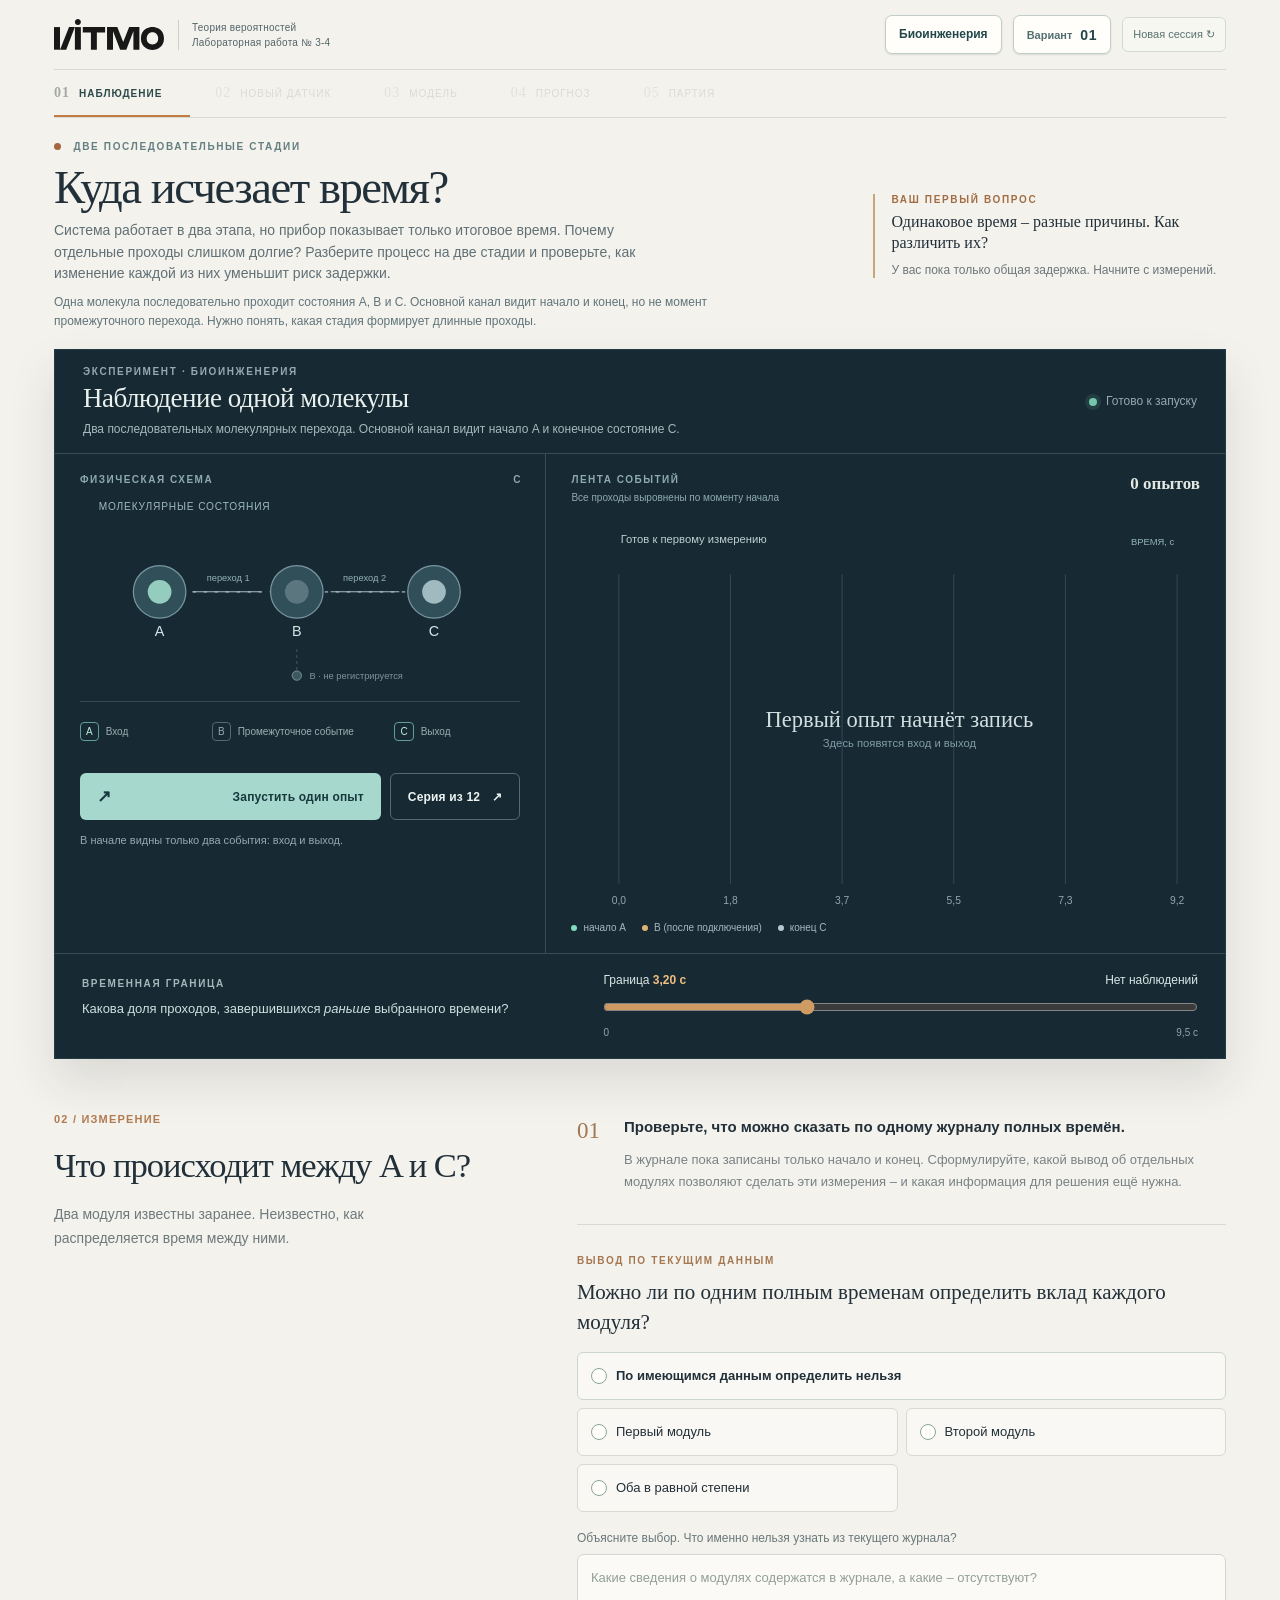
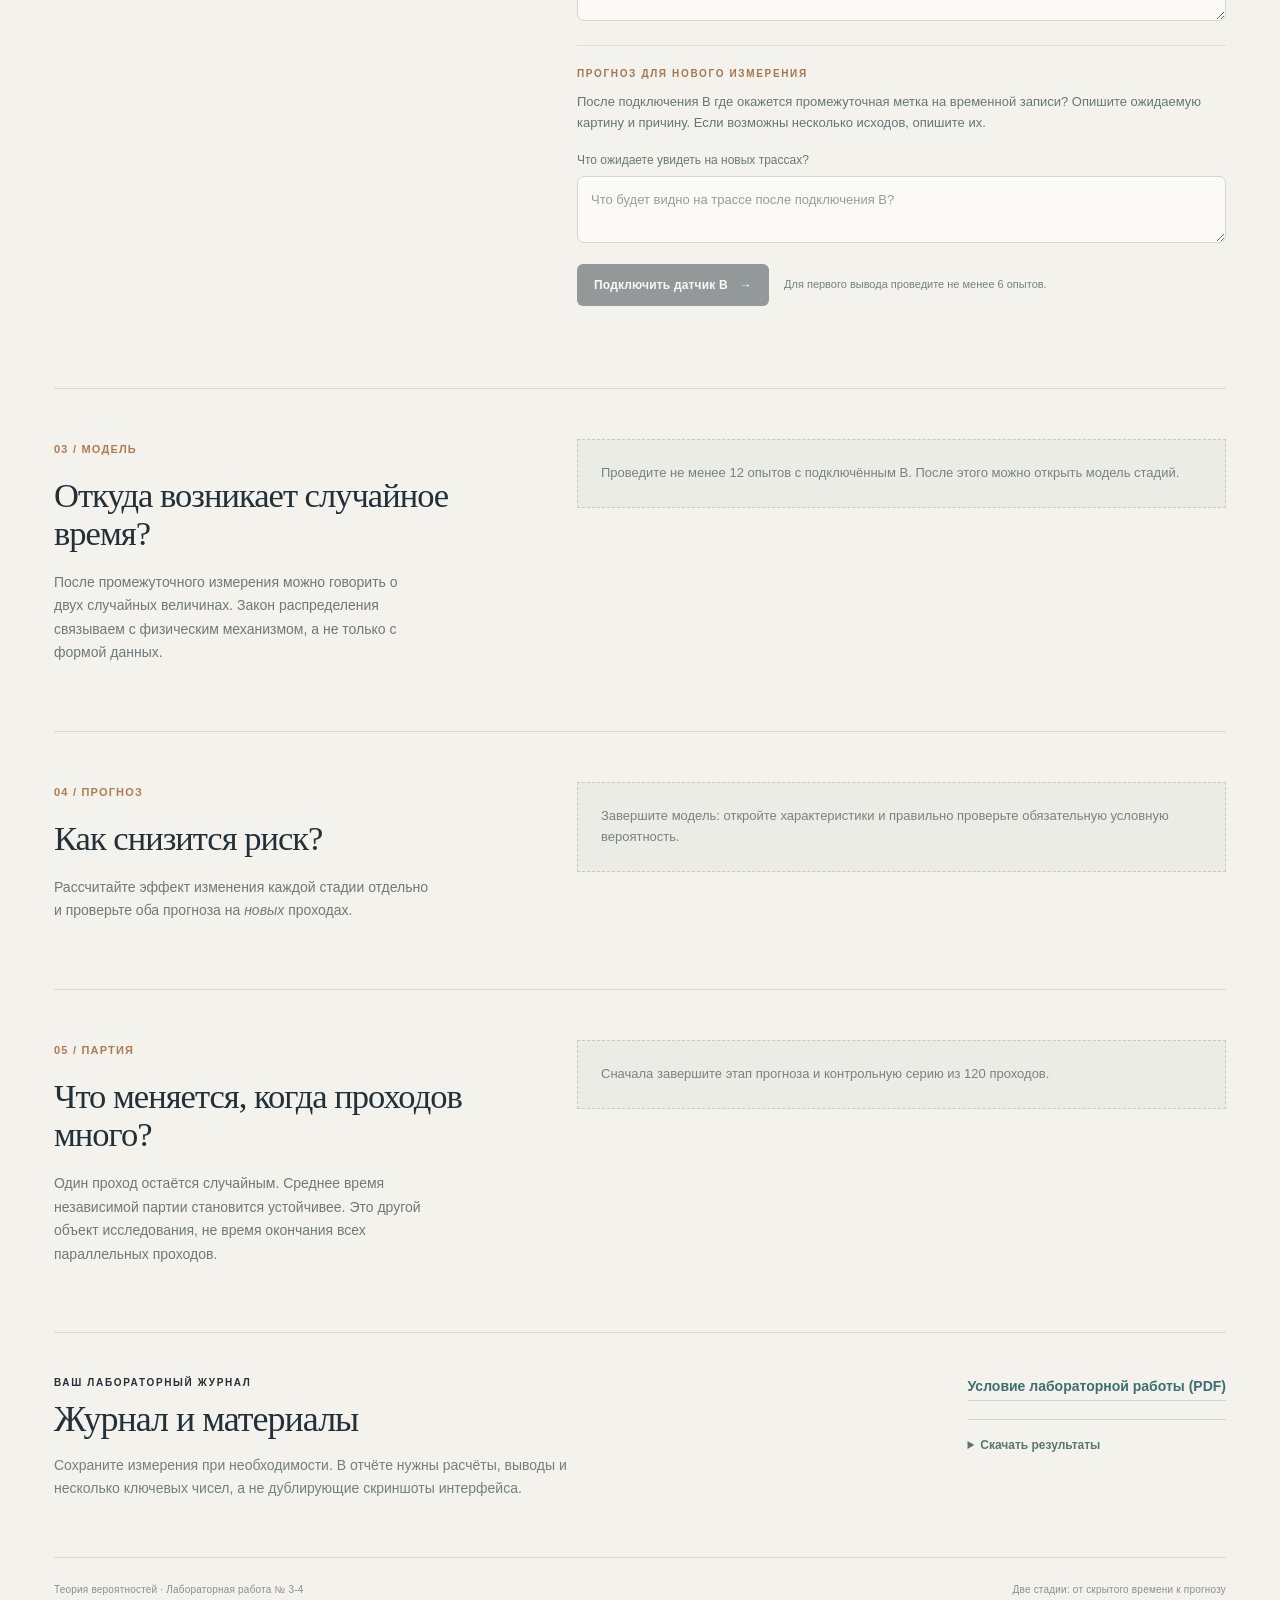
<file: lab3-4/index.html>
<!DOCTYPE html>

<html lang="ru">
<head>
<meta charset="utf-8"/>
<meta content="width=device-width,initial-scale=1" name="viewport"/>
<meta content="light" name="color-scheme"/>
<title>Лабораторная работа № 3-4 · Две стадии · ИТМО</title>
<link href="assets/style.css" rel="stylesheet"/>
<script>
window.MathJax = {
  tex: {inlineMath: [['\\(','\\)']], displayMath: [['\\[','\\]']], processEscapes: true},
  svg: {fontCache: 'local'},
  options: {skipHtmlTags: ['script','noscript','style','textarea','pre','code']}
};
</script>
<script defer src="assets/mathjax/tex-svg.js"></script>
</head>
<body>
<div class="page">
<header class="topbar">
<a aria-label="На начало эксперимента" class="brand" href="#experiment"><img class="brand-logo" src="branding/itmo_logo.svg" alt="ИТМО"/><span class="brand-caption">Теория вероятностей<br/>Лабораторная работа&nbsp;№&nbsp;3-4</span></a>
<div class="assignment" aria-label="Назначенный вариант"><div class="header-track"><button id="header-track-toggle" type="button" class="header-track-toggle" aria-haspopup="listbox" aria-expanded="false" aria-controls="header-track-menu" aria-label="Выбрать направление. Текущее: Биоинженерия"><span id="setup-label" class="setup-track">Биоинженерия</span></button>
<div id="header-track-menu" class="header-track-menu" role="listbox" aria-label="Выберите направление" tabindex="-1" hidden><div class="header-track-title">Направление</div><div class="header-track-options" id="header-track-options"></div><p>При смене направления начинается новая сессия.</p></div></div>
<div class="header-variant"><button id="header-variant-toggle" type="button" class="header-variant-toggle" aria-haspopup="listbox" aria-expanded="false" aria-controls="header-variant-menu" aria-label="Выбрать вариант. Текущий: 01"><span>Вариант</span><strong id="header-variant-value">01</strong></button>
<div id="header-variant-menu" class="header-variant-menu" role="listbox" aria-label="Выберите номер варианта" tabindex="-1" hidden><div class="header-variant-title">Выберите вариант <span>01-18</span></div><div class="header-variant-options" id="header-variant-options"></div><p>При смене варианта начинается новая сессия.</p></div></div><button id="demo-settings-trigger" class="settings-trigger" type="button" aria-haspopup="true" aria-expanded="false" aria-controls="demo-settings" hidden>Настроить стенд</button><button id="student-reset" class="subtle-reset" type="button" aria-label="Начать новый опыт">Новая сессия ↻</button></div>
<div class="demo-settings" id="demo-settings" hidden aria-label="Преподавательская настройка вариантов">
 <div class="small-cap">Настройки показа · смена направления сбросит измерения</div>
 <div class="track-segments" role="group" aria-label="Направление">
  <button type="button" data-track="bio" aria-pressed="true">Биоинженерия</button>
  <button type="button" data-track="fbit" aria-pressed="false">ФБИТ</button>
  <button type="button" data-track="nano" aria-pressed="false">Физика / наноструктуры</button>
 </div>
 <div class="variant-nav"><span>Вариант</span><button id="variant-prev" type="button" aria-label="Предыдущий вариант">←</button><button id="variant-menu-toggle" type="button" aria-haspopup="listbox" aria-expanded="false" aria-controls="variant-menu">01 ▾</button><button id="variant-next" type="button" aria-label="Следующий вариант">→</button><div class="variant-menu" id="variant-menu" role="listbox" tabindex="-1" aria-label="Номер варианта" hidden></div></div>
 <button class="icon-button" aria-label="Сбросить эксперимент" id="reset" title="Начать новый опыт" type="button">↺ Сбросить измерения</button>
</div></header>
<nav aria-label="Этапы исследования; закрытые этапы помечены приглушённым цветом" class="step-nav"><a class="step active" data-step="experiment" href="#experiment"><span>01</span> Наблюдение</a><a class="step" data-step="sensor" href="#sensor"><span>02</span> Новый датчик</a><a class="step" data-step="model" href="#model"><span>03</span> Модель</a><a class="step" data-step="decision" href="#decision"><span>04</span> Прогноз</a><a class="step" data-step="batch" href="#batch"><span>05</span> Партия</a></nav>
<main>
<section class="intro" id="experiment">
<div><div class="kicker"><span class="signal-dot"></span> ДВЕ ПОСЛЕДОВАТЕЛЬНЫЕ СТАДИИ</div><h1>Куда исчезает время?</h1><p class="intro-lede">Система работает в два этапа, но прибор показывает только итоговое время. Почему отдельные проходы слишком долгие? Разберите процесс на две стадии и проверьте, как изменение каждой из них уменьшит риск задержки.</p><p class="intro-context" id="intro-context">Одна из трёх предметных установок будет описана здесь после выбора направления.</p></div><div class="brief-question"><div class="small-cap">ВАШ ПЕРВЫЙ ВОПРОС</div><p>Одинаковое время – разные причины. Как различить их?</p><span>У вас пока только общая задержка. Начните с измерений.</span></div>
</section>
<section aria-label="Лабораторная установка" class="instrument">
<div class="instrument-heading"><div><div class="small-cap">ЭКСПЕРИМЕНТ · <span id="track-code">Биоинженерия</span></div><h2 id="instrument-title">Наблюдение одиночной молекулы</h2><p id="instrument-description">Молекула последовательно меняет состояния. Основной канал фиксирует начало и завершение.</p></div><div class="instrument-state"><span class="state-light" id="state-light"></span><span id="instrument-status">Готово к запуску</span></div><div class="fold-summary" id="summary-experiment" hidden></div><button aria-expanded="true" class="fold-button" data-fold="experiment" hidden="" type="button">Свернуть завершённый этап ↑</button></div>
<div class="instrument-body">
<div class="apparatus-zone">
<div class="apparatus-top"><span>ФИЗИЧЕСКАЯ СХЕМА</span><span id="unit-label">с</span></div>
<svg aria-label="Схема последовательной системы с датчиками A, B, C" id="apparatus" role="img" viewbox="0 0 520 244"></svg>
<div class="apparatus-foot"><div><span class="indicator active">A</span> Вход</div><div><span class="indicator" id="indicator-b">B</span> Промежуточное событие</div><div><span class="indicator active">C</span> Выход</div></div>
<div class="fbit-phase" id="fbit-phase" hidden aria-label="Случайное ожидание двух окон приёма"><svg viewBox="0 0 400 75" role="img" aria-label="Приход сообщения между окнами: ожидание до ближайшего окна R1, затем R2"><text x="2" y="13">R1</text><text x="2" y="42">R2</text><g stroke="#637d84" stroke-width="1"><path d="M31 17H394M31 46H394"/></g><g fill="#79c9b8"><rect x="72" y="8" width="7" height="18" rx="1"/><rect x="192" y="8" width="7" height="18" rx="1"/><rect x="312" y="8" width="7" height="18" rx="1"/></g><g fill="#e5b275"><rect x="125" y="37" width="7" height="18" rx="1"/><rect x="245" y="37" width="7" height="18" rx="1"/><rect x="365" y="37" width="7" height="18" rx="1"/></g><g stroke="#e9e2ca" stroke-width="1.4" fill="none"><path d="M41 26L72 26M79 58L125 58"/><path d="M69 22l4 4-4 4M122 54l4 4-4 4"/></g><text x="2" y="72" fill="#b1c7c8">Сообщение ждёт ближайшего окна; фазы нового опыта меняются.</text></svg></div><div class="instrument-actions"><button class="action-primary" id="one-trial"><span class="action-symbol">↗</span> Запустить один опыт</button><button class="action-secondary" id="series">Серия из 12 <span>↗</span></button></div>
<div class="micro-note" id="action-tip">В начале видны только два события: вход и выход.</div>
</div>
<div class="trace-zone"><div class="trace-top"><div><span>ЛЕНТА СОБЫТИЙ</span><span id="trace-sub">Все проходы выровнены по моменту начала</span></div><span class="count" id="total-count">0 опытов</span></div><svg aria-label="Временные записи опытов" id="traces" role="img" viewbox="0 0 670 430"></svg><div class="trace-legend"><span><i class="dot entry"></i> начало A</span><span><i class="dot middle"></i> B (после подключения)</span><span><i class="dot finish"></i> конец C</span></div></div>
</div>
<div class="measure-bar"><div class="measure-intro"><span class="small-cap">ВРЕМЕННАЯ ГРАНИЦА</span><p>Какова доля проходов, завершившихся <em>раньше</em> выбранного времени?</p></div><div class="measure-control"><div class="range-top"><label for="threshold">Граница <strong id="threshold-label">–</strong></label><span id="threshold-share">Нет наблюдений</span></div><input id="threshold" max="10" min="0" step="0.01" type="range" value="2"/><div class="range-foot"><span>0</span><span id="threshold-max">–</span></div></div></div>
</section>
<section class="section-grid" id="sensor"><div class="section-index"><span>02 / ИЗМЕРЕНИЕ</span><h2>Что происходит между A и C?</h2><p>Два модуля известны заранее. Неизвестно, как распределяется время между ними.</p><div class="fold-summary" id="summary-sensor" hidden></div><button aria-expanded="true" class="fold-button" data-fold="sensor" hidden="" type="button">Свернуть завершённый этап ↑</button></div><div class="section-content"><div class="observation-line"><span>01</span><div><strong>Проверьте, что можно сказать по одному журналу полных времён.</strong><p>В журнале пока записаны только начало и конец. Сформулируйте, какой вывод об отдельных модулях позволяют сделать эти измерения – и какая информация для решения ещё нужна.</p></div></div><div class="hypothesis"><label for="hypothesis"><span class="small-cap">ВЫВОД ПО ТЕКУЩИМ ДАННЫМ</span><strong>Можно ли по одним полным временам определить вклад каждого модуля?</strong></label><div class="radio-row"><label><input name="hypothesis" type="radio" value="unknown"/> По имеющимся данным определить нельзя</label><label><input name="hypothesis" type="radio" value="x"/> Первый модуль</label><label><input name="hypothesis" type="radio" value="y"/> Второй модуль</label><label><input name="hypothesis" type="radio" value="balanced"/> Оба в равной степени</label></div><label class="field-label" for="hypothesis-note">Объясните выбор. Что именно нельзя узнать из текущего журнала?</label><textarea id="hypothesis-note" placeholder="Какие сведения о модулях содержатся в журнале, а какие – отсутствуют?" rows="2"></textarea><div class="sensor-prediction" id="sensor-prediction"><div class="small-cap">ПРОГНОЗ ДЛЯ НОВОГО ИЗМЕРЕНИЯ</div><p>После подключения B где окажется промежуточная метка на временной записи? Опишите ожидаемую картину и причину. Если возможны несколько исходов, опишите их.</p><label class="field-label" for="sensor-forecast">Что ожидаете увидеть на новых трассах?</label><textarea id="sensor-forecast" placeholder="Что будет видно на трассе после подключения B?" rows="2"></textarea></div><div class="sensor-action"><button class="action-dark" disabled="" id="connect-sensor">Подключить датчик B <span>→</span></button><p id="sensor-hint">Сначала выполните не менее 6 опытов и укажите, что можно заключить по данным.</p></div></div><div class="sensor-result" hidden="" id="sensor-result"><span class="small-cap">ДАТЧИК ПОДКЛЮЧЁН</span><p>Теперь каждый новый проход содержит событие B. Старые записи остаются без промежуточной отметки: задним числом измерить его нельзя.</p><div class="split-reading"><div><span>Первый модуль \(X\)</span><strong id="latest-x">–</strong></div><div><span>Второй модуль \(Y\)</span><strong id="latest-y">–</strong></div><div><span>Весь проход \(T\)</span><strong id="latest-t">–</strong></div></div><p class="micro-note" id="hypothesis-reflection"></p></div></div></section>
<section class="section-grid muted-section" id="model"><div class="section-index"><span>03 / МОДЕЛЬ</span><h2>Откуда возникает случайное время?</h2><p>После промежуточного измерения можно говорить о двух случайных величинах. Закон распределения связываем с физическим механизмом, а не только с формой данных.</p><div class="fold-summary" id="summary-model" hidden></div><button aria-expanded="true" class="fold-button" data-fold="model" hidden="" type="button">Свернуть завершённый этап ↑</button></div><div class="section-content"><div class="gate" id="model-gate">Проведите не менее 12 опытов с подключённым B. После этого можно открыть модель стадий.</div><div hidden="" id="model-content"><p class="mechanism" id="mechanism-text"></p><button class="action-dark" id="reveal-model">Открыть характеристики стенда <span>→</span></button><div hidden="" id="model-formulas"><div class="parameter-strip" id="parameter-strip"></div><div class="formula-line"><span>Времена стадий</span><span class="math-typeset" id="law-line"></span></div><div class="formula-line"><span>Совместная плотность</span><span class="math-typeset">\(f_{X,Y}(x,y)\) – получите самостоятельно</span></div><div class="formula-line"><span>Полное время</span><span class="math-typeset">\(T=X+Y\)</span></div><div class="formula-line"><span>Среднее полного времени</span><span class="math-typeset" id="mean-line"></span></div><p class="math-foot" id="law-note">Условие \(T=t\) описывается условной плотностью. Отдельная эмпирическая проверка не обязательна.</p><details class="plot-detail"><summary>Исследовать совместные точки и функцию распределения (не требуется переносить оба графика в отчёт)</summary><div class="two-plots"><div><div class="small-cap">ПАРЫ ИЗМЕРЕНИЙ \(X,Y\)</div><canvas aria-label="Точки совместных наблюдений X и Y" height="340" id="scatter" width="560"></canvas></div><div><div class="small-cap">ФУНКЦИЯ РАСПРЕДЕЛЕНИЯ \(F_T(t)\)</div><canvas aria-label="Сравнение теоретической и эмпирической функции распределения T" height="340" id="cdf" width="560"></canvas></div></div></details><details class="answer-detail" id="conditional-detail" open><summary><strong>Обязательная самопроверка:</strong> условная вероятность \(\mathbb P(X>T/2\mid T=t)\)</summary>
<div class="selfcheck"><p>Для заданного полного времени <strong id="conditional-t">–</strong> вычислите вероятность, что первая стадия заняла более половины прохода. Сначала получите результат аналитически.</p>
<label class="field-label" for="conditional-input">Ваша вероятность (от 0 до 1)</label>
<div class="answer-entry"><input id="conditional-input" inputmode="decimal" type="text" autocomplete="off" placeholder="Например, 0,42" aria-describedby="conditional-feedback"/><button class="action-dark" id="conditional-check" type="button">Проверить</button></div>
<div id="conditional-feedback" class="feedback" role="status" aria-live="polite"></div><button id="conditional-reveal" class="link-button" type="button" hidden>Показать ответ для самопроверки</button><p id="conditional-complete" class="check-complete" hidden>Условная вероятность проверена. Этап 03 завершён; теперь можно переходить к прогнозу.</p></div></details><p class="math-foot">Для точного условия \(T=t\) используется условная плотность. При проверке по конечным данным берите узкую полосу значений T около t.</p></div></div></div></section>
<section class="section-grid muted-section" id="decision"><div class="section-index"><span>04 / ПРОГНОЗ</span><h2>Как снизится риск?</h2><p>Рассчитайте эффект изменения каждой стадии отдельно и проверьте оба прогноза на <em>новых</em> проходах.</p><div class="fold-summary" id="summary-decision" hidden></div><button aria-expanded="true" class="fold-button" data-fold="decision" hidden="" type="button">Свернуть завершённый этап ↑</button></div><div class="section-content"><div class="gate" id="decision-gate">Завершите модель: откройте характеристики и правильно проверьте обязательную условную вероятность.</div><div hidden="" id="decision-content"><div class="decision-setup"><label for="deadline">Недопустимо долго, если \(T\) превышает <strong id="deadline-text">–</strong></label><p class="micro-note fixed-condition">Порог обязателен и закреплён за вариантом: \(\tau=1{,}55\,\mathbb E[T]\). Менять его в основной задаче нельзя.</p><p class="micro-note">Сравните два отдельных вмешательства. E: увеличение интенсивности перехода в \(4/3\) раза (среднее время уменьшается на 25%). U: уменьшение периода соответствующего приёмника до \(0{,}75\) исходного.</p><p class="field-label">Рассчитайте вероятности превышения порога для исходной и двух изменённых моделей. Вводите значения от 0 до 1.</p>
<div class="probability-inputs">
 <label><span>\(q_0=P(T>\tau)\)</span><input id="decision-q0" type="text" inputmode="decimal" autocomplete="off" placeholder="0,000" aria-label="Исходная вероятность q0"/></label>
 <label><span>\(q_1=P(T_1^{\mathrm{new}}>\tau)\)</span><input id="decision-q1" type="text" inputmode="decimal" autocomplete="off" placeholder="0,000" aria-label="Вероятность q1 при улучшении первого модуля"/></label>
 <label><span>\(q_2=P(T_2^{\mathrm{new}}>\tau)\)</span><input id="decision-q2" type="text" inputmode="decimal" autocomplete="off" placeholder="0,000" aria-label="Вероятность q2 при улучшении второго модуля"/></label>
</div>
<label class="field-label" for="decision-forecast">Прогноз до новой серии: опишите ожидаемое абсолютное снижение риска \(q_0-q_1\) и \(q_0-q_2\), укажите более сильный эффект и объясните причину через модель.</label><textarea id="decision-forecast" rows="3" placeholder="Как изменятся вероятности долгого прохождения при каждом вмешательстве? Почему их эффекты различаются?" aria-describedby="decision-entry-feedback"></textarea><div id="decision-entry-feedback" class="feedback" role="status" aria-live="polite"></div><button class="action-dark" disabled="" id="lock-decision">Проверить расчёты и зафиксировать прогноз <span>→</span></button></div><div hidden="" id="decision-results"><div class="comparison-table" id="decision-table"></div><div class="check-caption" id="decision-explanation"></div><button class="link-button" id="run-improvement">Смоделировать 120 новых проходов для сравнения ↗</button><div id="improvement-observed"></div></div><div class="theory-detail"><details><summary>Почему нужна свёртка?</summary><p>Представьте пары измерений как точки \((X,Y)\). Какой области соответствует событие \(T<t\)? От этой геометрии можно перейти к распределению суммы. Формулу и границы интегрирования получите самостоятельно.</p></details></div></div></div></section>
<section class="section-grid muted-section" id="batch"><div class="section-index"><span>05 / ПАРТИЯ</span><h2>Что меняется, когда проходов много?</h2><p>Один проход остаётся случайным. Среднее время независимой партии становится устойчивее. Это другой объект исследования, не время окончания всех параллельных проходов.</p><div class="fold-summary" id="summary-batch" hidden></div><button aria-expanded="true" class="fold-button" data-fold="batch" hidden="" type="button">Свернуть завершённый этап ↑</button></div><div class="section-content"><div class="gate" id="batch-gate">Сначала завершите этап прогноза и контрольную серию из 120 проходов.</div><div hidden="" id="batch-content"><div class="batch-settings"><span class="field-label">Размер независимой партии</span><div class="batch-segments" role="group" aria-label="Размер партии"><button type="button" data-n="5" aria-pressed="false">5</button><button type="button" data-n="20" aria-pressed="false">20</button><button type="button" data-n="100" aria-pressed="true">100</button></div></div><p class="micro-note batch-explainer">5 и 20 – исследуйте разброс; 100 – обязательная проверка для отчёта.</p>
<p class="batch-task">Для выбранного \(n\) рассмотрите событие \(\overline T_n\le b\). Порог партии \(b=1{,}04\,\mu\): <strong id="batch-limit">–</strong>. Выведите \(\mu=\mathbb E[T]\), \(\sigma=\sqrt{\operatorname{Var}(T)}\) и вероятность по ЦПТ <em>до моделирования</em>.</p>
<div class="batch-answers">
 <label><span>\(\mu\)</span><input type="text" id="batch-mu" inputmode="decimal" autocomplete="off" placeholder="Среднее"/></label>
 <label><span>\(\sigma\)</span><input type="text" id="batch-sigma" inputmode="decimal" autocomplete="off" placeholder="Станд. отклонение"/></label>
 
</div><div class="batch-param-action"><button class="action-dark" type="button" id="batch-check-params">Проверить \(\mu\) и \(\sigma\)</button><span class="check-complete" id="batch-param-done" hidden>Характеристики проверены</span><div id="batch-param-feedback" class="feedback" role="status" aria-live="polite"></div></div>
<div id="batch-forecast-zone" hidden><div class="batch-probability"><label class="field-label" for="batch-prob">Ваш прогноз \(P_{\mathrm{ЦПТ}}(\overline T_n\le b)\)</label><input type="text" id="batch-prob" inputmode="decimal" autocomplete="off" placeholder="Вероятность от 0 до 1"/></div><div class="batch-actions"><button class="action-dark" id="simulate-batches" type="button">Зафиксировать прогноз · 300 партий →</button><span class="micro-note" id="batch-hint">Сначала проверьте характеристики, затем зафиксируйте прогноз.</span></div>
<div id="batch-forecast-feedback" class="feedback" role="status" aria-live="polite"></div><div id="batch-chart-section" hidden><div class="chart-legend"><span><i class="legend-swatch sim"></i> Моделирование · частоты</span><span><i class="legend-swatch theory"></i> Теория · нормальное приближение</span></div><canvas aria-label="Гистограмма средних времён 300 независимых партий и нормальное приближение" height="330" id="batch-plot" width="1100"></canvas><p class="axis-label">Среднее время партии \(\overline T_n\), <span id="batch-axis-unit">с</span></p></div>
<div class="batch-results" id="batch-results" aria-live="polite"></div><button type="button" class="link-button" id="batch-reveal" hidden>Показать правильные значения для самопроверки</button><div class="feedback" id="batch-correct" hidden></div>
</div><div class="batch-foot">ЗБЧ: \(\overline T_n\) стремится к \(\mathbb ET\). ЦПТ: \[\frac{\sqrt n\,(\overline T_n-\mathbb ET)}{\sqrt{\operatorname{Var}(T)}}\Rightarrow N(0,1).\] Для отчёта достаточно одного большого \(n\).</div></div></div></section>
<section class="outro"><div><span class="small-cap">ВАШ ЛАБОРАТОРНЫЙ ЖУРНАЛ</span><h2>Журнал и материалы</h2><p>Сохраните измерения при необходимости. В отчёте нужны расчёты, выводы и несколько ключевых чисел, а не дублирующие скриншоты интерфейса.</p></div><div class="export-actions"><a class="doc-link important" href="docs/student.pdf">Условие лабораторной работы (PDF)</a><details class="export-detail"><summary>Скачать результаты</summary><div class="export-detail-inner"><button class="action-outline" id="export-json" type="button">Журнал · JSON ↓</button><button class="action-outline" id="export-csv" type="button">Измерения · CSV ↓</button></div></details></div></section>
</main>
<footer><span>Теория вероятностей · Лабораторная работа&nbsp;№&nbsp;3-4</span><span>Две стадии: от скрытого времени к прогнозу</span><span id="session-id" hidden></span></footer>
</div>
<div aria-live="polite" class="toast" id="toast" role="status"></div>
<script defer src="assets/app.js"></script>
</body></html>
</file>
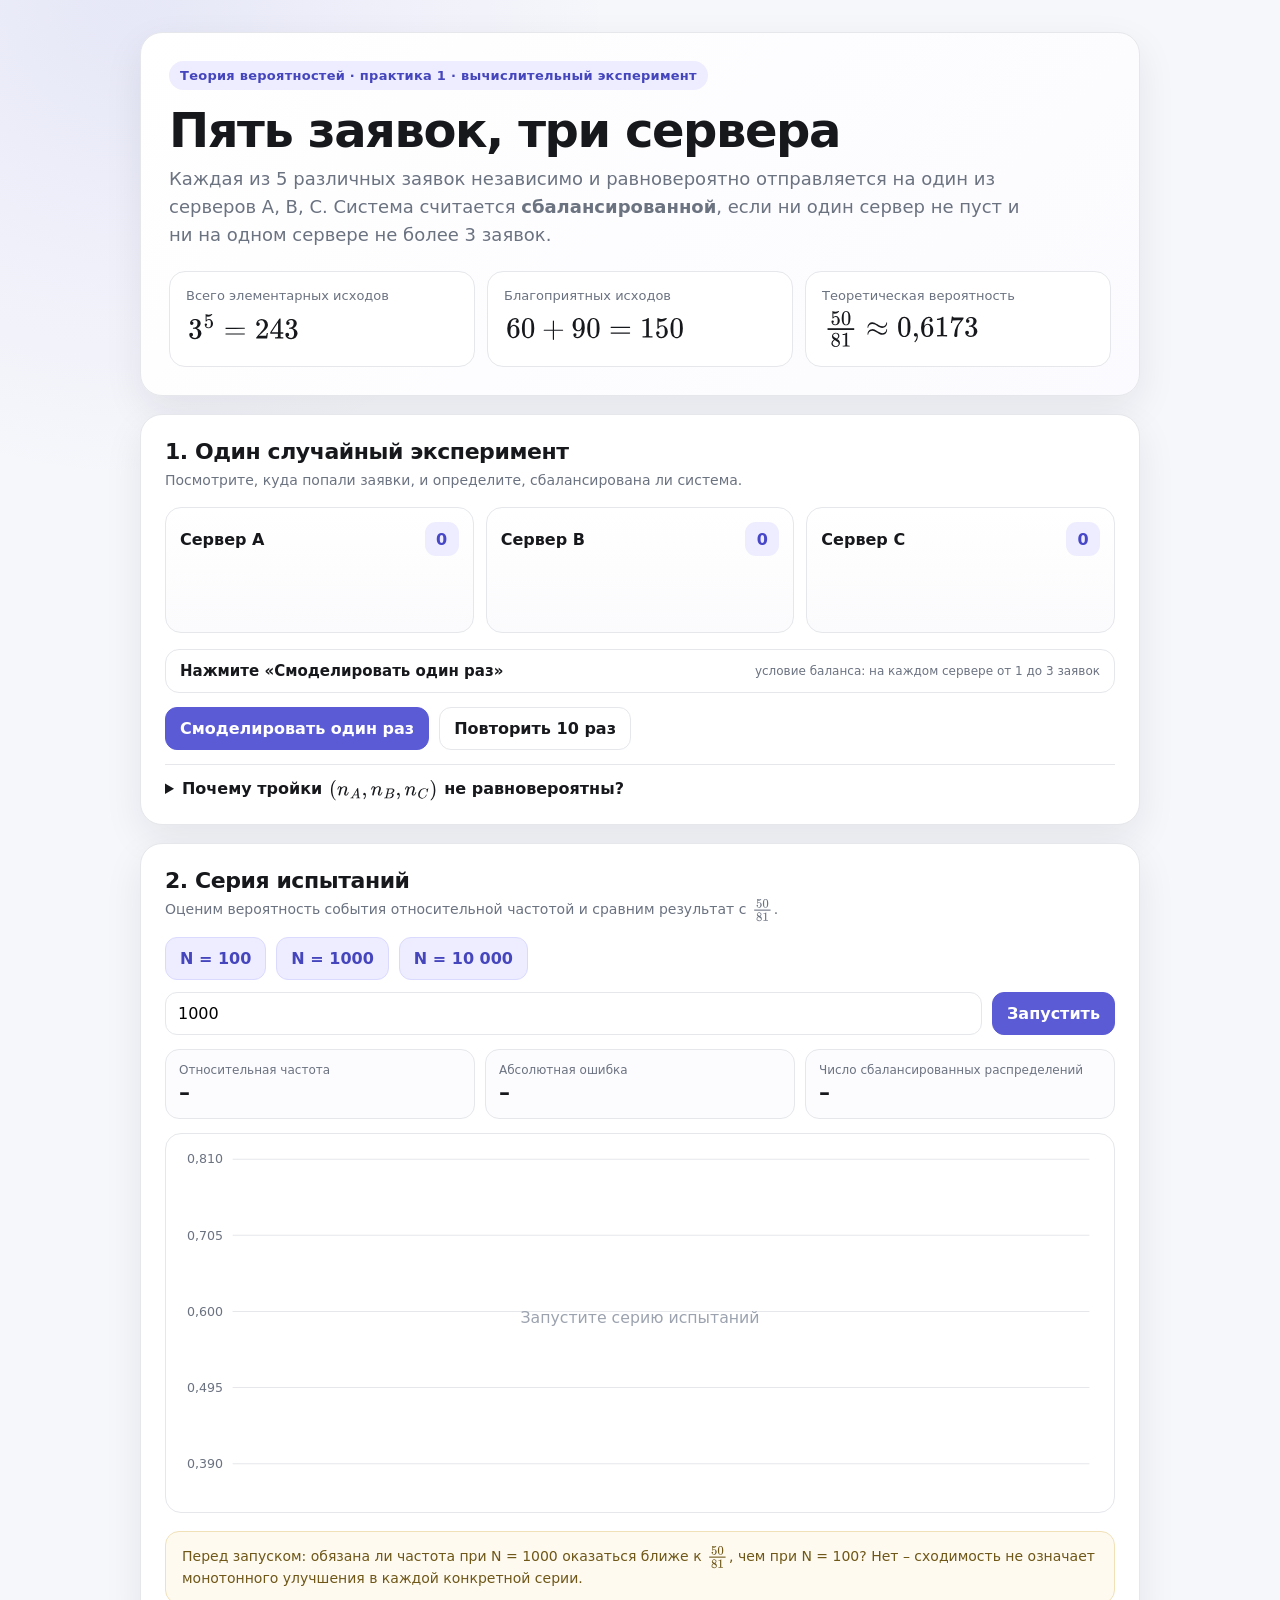
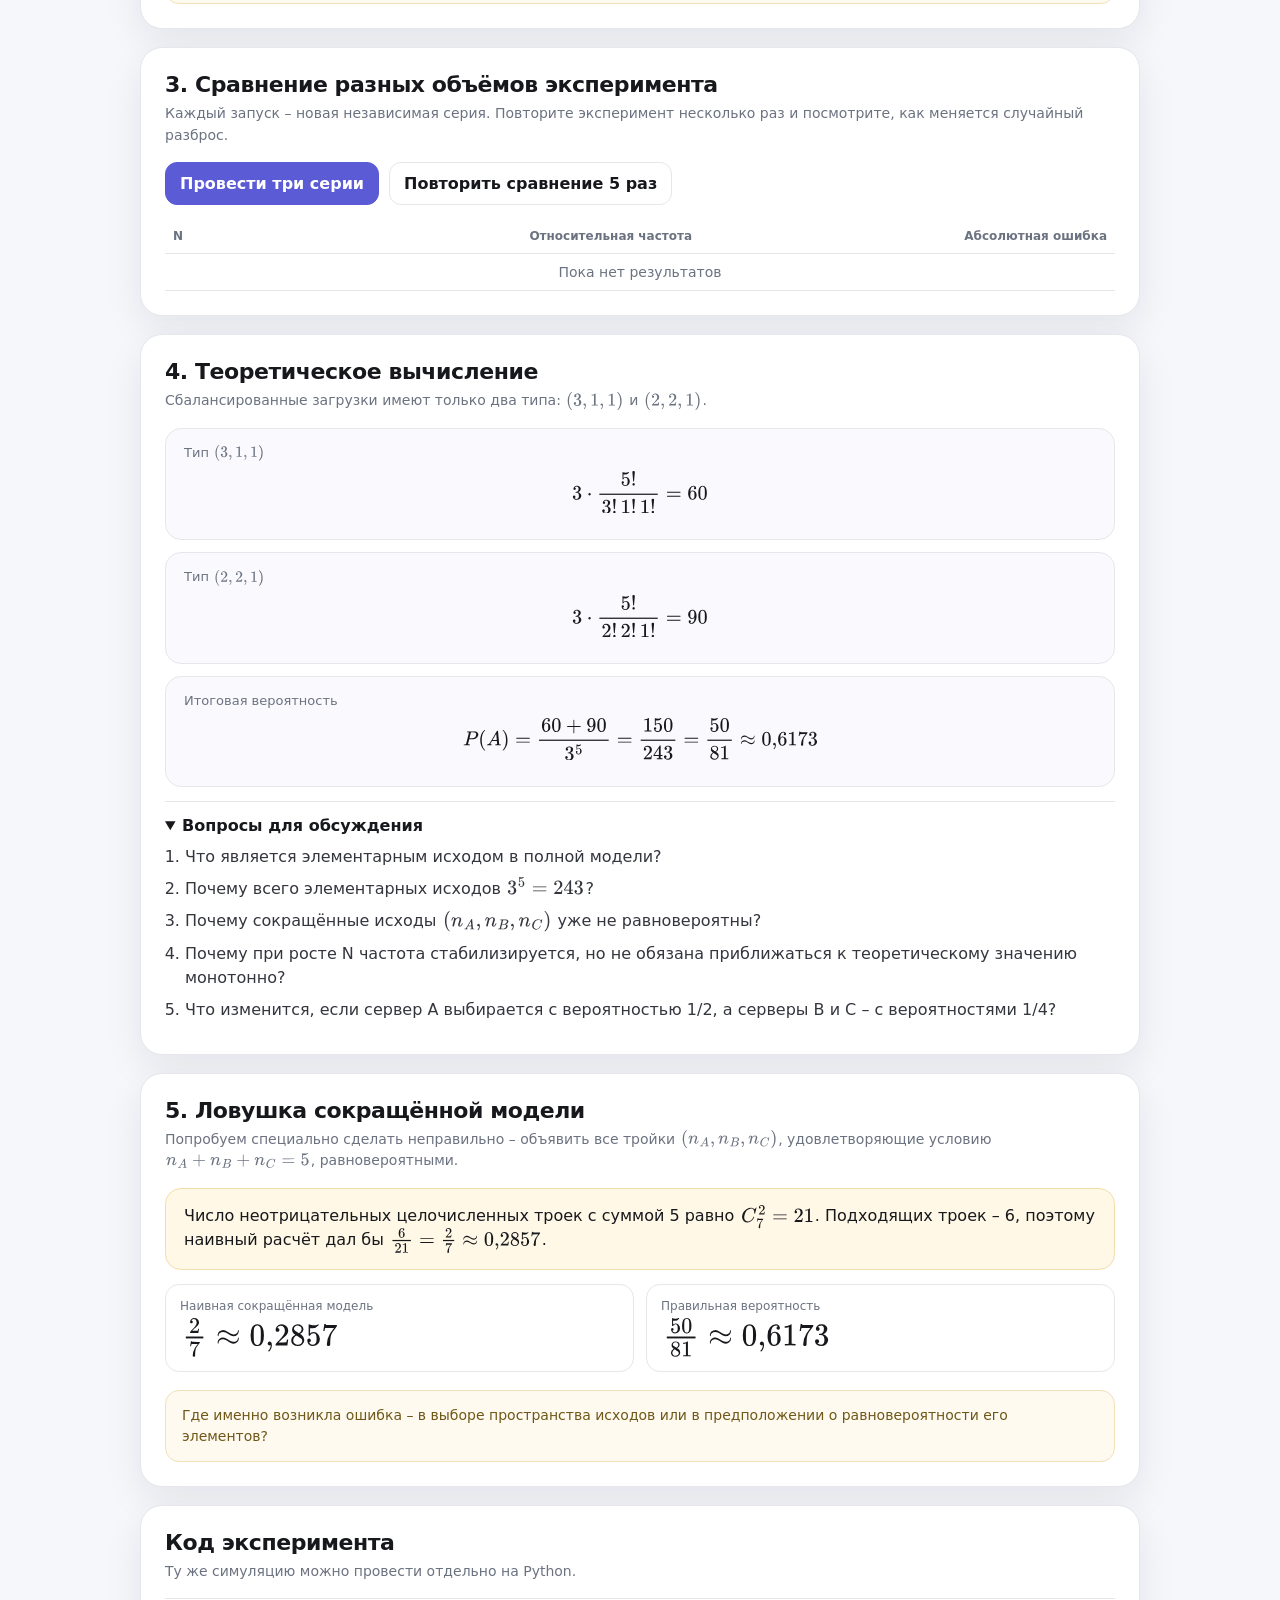
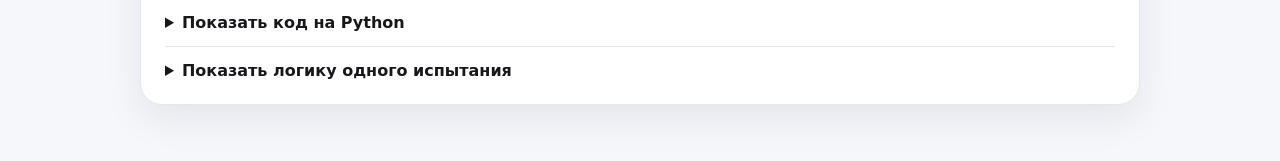
<file: tv_practice1_servers_experiment.html>
<!DOCTYPE html>
<html lang="ru">
<head>
<meta charset="utf-8">
<meta name="viewport" content="width=device-width, initial-scale=1">
<title>Распределение заявок по серверам – вычислительный эксперимент</title>
<style>
  :root {
    --bg: #f6f7fb;
    --card: #ffffff;
    --ink: #17181c;
    --muted: #6b7280;
    --line: #e5e7eb;
    --accent: #5b5bd6;
    --accent-soft: #ededff;
    --good: #16865a;
    --good-soft: #eaf8f2;
    --bad: #c44b4b;
    --bad-soft: #fff0f0;
    --warn: #9a6c00;
    --warn-soft: #fff8e6;
    --shadow: 0 14px 38px rgba(25, 27, 35, .08);
  }

  * { box-sizing: border-box; }

  body {
    margin: 0;
    background:
      radial-gradient(circle at 10% 0%, rgba(91, 91, 214, .10), transparent 30rem),
      var(--bg);
    color: var(--ink);
    font-family: Inter, ui-sans-serif, system-ui, -apple-system, BlinkMacSystemFont, "Segoe UI", sans-serif;
  }

  .wrap {
    width: min(1000px, calc(100% - 32px));
    margin: 32px auto 56px;
  }

  .hero, .card {
    background: var(--card);
    border: 1px solid var(--line);
    border-radius: 22px;
    box-shadow: var(--shadow);
  }

  .hero {
    padding: 28px;
    background: linear-gradient(135deg, #ffffff 0%, #fbfbff 100%);
  }

  .card {
    padding: 24px;
    margin-top: 18px;
  }

  .eyebrow {
    display: inline-flex;
    align-items: center;
    padding: 7px 11px;
    border-radius: 999px;
    background: var(--accent-soft);
    color: #4545bd;
    font-size: 13px;
    font-weight: 700;
    letter-spacing: .02em;
  }

  h1 {
    font-size: clamp(28px, 4vw, 48px);
    line-height: 1.03;
    margin: 16px 0 10px;
    letter-spacing: -.03em;
  }

  h2 {
    margin: 0 0 6px;
    font-size: 22px;
    letter-spacing: -.02em;
  }

  .lead {
    max-width: 860px;
    color: var(--muted);
    font-size: 18px;
    line-height: 1.55;
    margin: 0;
  }

  .sub {
    color: var(--muted);
    font-size: 14px;
    line-height: 1.52;
    margin-bottom: 16px;
  }

  mjx-container.MathJax {
    display: inline-block;
    vertical-align: middle;
    margin: 0 .08em;
    color: inherit;
  }

  mjx-container.MathJax svg {
    overflow: visible;
  }

  mjx-container.MathJax[display="true"] {
    display: block;
    text-align: center;
    margin: .6rem 0;
    overflow-x: auto;
    overflow-y: hidden;
  }

  mjx-container.MathJax[display="true"] svg {
    max-width: 100%;
    height: auto;
  }

  .metric mjx-container {
    font-size: .95em;
  }

  .theory-strip {
    margin-top: 22px;
    display: grid;
    grid-template-columns: repeat(3, minmax(0, 1fr));
    gap: 12px;
  }

  .metric {
    background: var(--card);
    border: 1px solid var(--line);
    border-radius: 16px;
    padding: 16px;
  }

  .metric .k {
    color: var(--muted);
    font-size: 13px;
  }

  .metric .v {
    min-height: 42px;
    display: flex;
    align-items: center;
    font-size: 25px;
    font-weight: 800;
    margin-top: 5px;
  }

  .servers {
    display: grid;
    grid-template-columns: repeat(3, minmax(0, 1fr));
    gap: 12px;
    margin: 16px 0;
  }

  .server {
    border: 1px solid var(--line);
    border-radius: 16px;
    padding: 14px;
    min-height: 126px;
    background: linear-gradient(180deg, #fff, #fbfbfd);
    transition: .2s ease;
  }

  .server.hot {
    transform: translateY(-2px);
    box-shadow: 0 10px 24px rgba(91, 91, 214, .12);
  }

  .server-title {
    display: flex;
    justify-content: space-between;
    align-items: center;
    font-weight: 800;
  }

  .count-badge {
    min-width: 34px;
    height: 34px;
    padding: 0 8px;
    border-radius: 11px;
    display: grid;
    place-items: center;
    background: var(--accent-soft);
    color: #4747c7;
  }

  .jobs {
    display: flex;
    flex-wrap: wrap;
    gap: 7px;
    margin-top: 14px;
  }

  .job {
    width: 30px;
    height: 30px;
    border-radius: 9px;
    background: #23252c;
    color: white;
    display: grid;
    place-items: center;
    font-weight: 700;
    font-size: 12px;
  }

  .status {
    display: flex;
    align-items: center;
    justify-content: space-between;
    gap: 12px;
    padding: 12px 14px;
    border-radius: 14px;
    border: 1px solid var(--line);
    margin-top: 12px;
  }

  .status.good {
    background: var(--good-soft);
    border-color: #ccebdd;
  }

  .status.bad {
    background: var(--bad-soft);
    border-color: #f1d1d1;
  }

  .status strong { font-size: 15px; }

  .pill {
    font-size: 12px;
    color: var(--muted);
  }

  .tuple {
    font-family: "Cambria Math", "STIX Two Math", "Times New Roman", serif;
    font-size: 1.1em;
  }

  .controls {
    display: flex;
    flex-wrap: wrap;
    gap: 10px;
    margin-top: 14px;
    align-items: center;
  }

  button {
    appearance: none;
    border: 1px solid var(--line);
    background: #fff;
    color: var(--ink);
    border-radius: 12px;
    padding: 11px 14px;
    font: inherit;
    font-weight: 700;
    cursor: pointer;
    transition: .15s ease;
  }

  button:hover {
    transform: translateY(-1px);
    box-shadow: 0 7px 18px rgba(25, 27, 35, .08);
  }

  button.primary {
    background: var(--accent);
    color: #fff;
    border-color: var(--accent);
  }

  button.soft {
    background: var(--accent-soft);
    color: #4545bd;
    border-color: #dadaff;
  }

  .run-row {
    display: grid;
    grid-template-columns: 1fr auto;
    gap: 10px;
    margin: 12px 0;
  }

  input {
    width: 100%;
    border: 1px solid var(--line);
    border-radius: 12px;
    padding: 11px 12px;
    font: inherit;
    outline: none;
    background: #fff;
  }

  input:focus {
    border-color: #b9b9ff;
    box-shadow: 0 0 0 3px rgba(91, 91, 214, .10);
  }

  .result {
    display: grid;
    grid-template-columns: repeat(3, minmax(0, 1fr));
    gap: 10px;
    margin-top: 14px;
  }

  .result .box {
    border: 1px solid var(--line);
    border-radius: 14px;
    padding: 13px;
    background: #fcfcfe;
  }

  .result .box .label {
    color: var(--muted);
    font-size: 12px;
  }

  .result .box .value {
    font-weight: 800;
    font-size: 22px;
    margin-top: 3px;
  }

  #convSvg {
    display: block;
    width: 100%;
    height: auto;
    aspect-ratio: 5 / 2;
    border: 1px solid var(--line);
    border-radius: 16px;
    background: #fff;
    margin-top: 14px;
  }

  table {
    width: 100%;
    border-collapse: collapse;
    font-size: 14px;
    margin-top: 14px;
  }

  th, td {
    text-align: right;
    padding: 10px 8px;
    border-bottom: 1px solid var(--line);
    vertical-align: middle;
  }

  th:first-child, td:first-child { text-align: left; }

  th {
    color: var(--muted);
    font-size: 12px;
    font-weight: 700;
  }

  details {
    margin-top: 14px;
    border-top: 1px solid var(--line);
    padding-top: 14px;
  }

  summary {
    cursor: pointer;
    font-weight: 800;
  }

  .questions {
    margin: 10px 0 0 20px;
    padding: 0;
    color: #34363e;
  }

  .questions li {
    margin: 8px 0;
    line-height: 1.5;
  }

  .note {
    margin-top: 18px;
    padding: 14px 16px;
    border-radius: 14px;
    background: #fffaf0;
    border: 1px solid #f1e1b9;
    color: #6e5717;
    font-size: 14px;
    line-height: 1.5;
  }

  .formula-card {
    border: 1px solid var(--line);
    border-radius: 16px;
    padding: 16px 18px;
    background: #fafafe;
    margin-top: 12px;
  }

  .formula-caption {
    color: var(--muted);
    font-size: 13px;
    margin-bottom: 4px;
  }

  .trap {
    border: 1px solid #f0dfac;
    background: var(--warn-soft);
    border-radius: 16px;
    padding: 16px 18px;
  }

  .compare-prob {
    display: grid;
    grid-template-columns: 1fr 1fr;
    gap: 12px;
    margin-top: 14px;
  }

  .prob-box {
    border: 1px solid var(--line);
    border-radius: 14px;
    padding: 14px;
    background: #fff;
  }

  .prob-box .label {
    font-size: 12px;
    color: var(--muted);
    margin-bottom: 5px;
  }

  .prob-box .big {
    font-size: 24px;
    font-weight: 800;
  }

  pre {
    margin: 12px 0 0;
    padding: 16px;
    overflow: auto;
    border-radius: 14px;
    background: #17181c;
    color: #f5f7fb;
    font: 13px/1.55 ui-monospace, SFMono-Regular, Menlo, Consolas, monospace;
    tab-size: 4;
  }

  @media (max-width: 760px) {
    .theory-strip, .result, .servers, .compare-prob {
      grid-template-columns: 1fr;
    }

    .run-row { grid-template-columns: 1fr; }

    .status {
      align-items: flex-start;
      flex-direction: column;
    }
  }
</style>
</head>
<body>
<div class="wrap">

  <section class="hero">
    <div class="eyebrow">Теория вероятностей · практика 1 · вычислительный эксперимент</div>
    <h1>Пять заявок, три сервера</h1>
    <p class="lead">
      Каждая из 5 различных заявок независимо и равновероятно отправляется на один из серверов A, B, C.
      Система считается <b>сбалансированной</b>, если ни один сервер не пуст и ни на одном сервере не более 3 заявок.
    </p>

    <div class="theory-strip">
      <div class="metric">
        <div class="k">Всего элементарных исходов</div>
        <div class="v"><mjx-container class="MathJax" jax="SVG"><svg style="vertical-align: -0.186ex;" xmlns="http://www.w3.org/2000/svg" width="8.53ex" height="2.072ex" role="img" focusable="false" viewBox="0 -833.9 3770.1 915.9"><g stroke="currentColor" fill="currentColor" stroke-width="0" transform="scale(1,-1)"><g data-mml-node="math"><g data-mml-node="msup"><g data-mml-node="mn"><path data-c="33" d="M127 463Q100 463 85 480T69 524Q69 579 117 622T233 665Q268 665 277 664Q351 652 390 611T430 522Q430 470 396 421T302 350L299 348Q299 347 308 345T337 336T375 315Q457 262 457 175Q457 96 395 37T238 -22Q158 -22 100 21T42 130Q42 158 60 175T105 193Q133 193 151 175T169 130Q169 119 166 110T159 94T148 82T136 74T126 70T118 67L114 66Q165 21 238 21Q293 21 321 74Q338 107 338 175V195Q338 290 274 322Q259 328 213 329L171 330L168 332Q166 335 166 348Q166 366 174 366Q202 366 232 371Q266 376 294 413T322 525V533Q322 590 287 612Q265 626 240 626Q208 626 181 615T143 592T132 580H135Q138 579 143 578T153 573T165 566T175 555T183 540T186 520Q186 498 172 481T127 463Z"></path></g><g data-mml-node="mn" transform="translate(533,363) scale(0.707)"><path data-c="35" d="M164 157Q164 133 148 117T109 101H102Q148 22 224 22Q294 22 326 82Q345 115 345 210Q345 313 318 349Q292 382 260 382H254Q176 382 136 314Q132 307 129 306T114 304Q97 304 95 310Q93 314 93 485V614Q93 664 98 664Q100 666 102 666Q103 666 123 658T178 642T253 634Q324 634 389 662Q397 666 402 666Q410 666 410 648V635Q328 538 205 538Q174 538 149 544L139 546V374Q158 388 169 396T205 412T256 420Q337 420 393 355T449 201Q449 109 385 44T229 -22Q148 -22 99 32T50 154Q50 178 61 192T84 210T107 214Q132 214 148 197T164 157Z"></path></g></g><g data-mml-node="mo" transform="translate(1214.3,0)"><path data-c="3D" d="M56 347Q56 360 70 367H707Q722 359 722 347Q722 336 708 328L390 327H72Q56 332 56 347ZM56 153Q56 168 72 173H708Q722 163 722 153Q722 140 707 133H70Q56 140 56 153Z"></path></g><g data-mml-node="mn" transform="translate(2270.1,0)"><path data-c="32" d="M109 429Q82 429 66 447T50 491Q50 562 103 614T235 666Q326 666 387 610T449 465Q449 422 429 383T381 315T301 241Q265 210 201 149L142 93L218 92Q375 92 385 97Q392 99 409 186V189H449V186Q448 183 436 95T421 3V0H50V19V31Q50 38 56 46T86 81Q115 113 136 137Q145 147 170 174T204 211T233 244T261 278T284 308T305 340T320 369T333 401T340 431T343 464Q343 527 309 573T212 619Q179 619 154 602T119 569T109 550Q109 549 114 549Q132 549 151 535T170 489Q170 464 154 447T109 429Z"></path><path data-c="34" d="M462 0Q444 3 333 3Q217 3 199 0H190V46H221Q241 46 248 46T265 48T279 53T286 61Q287 63 287 115V165H28V211L179 442Q332 674 334 675Q336 677 355 677H373L379 671V211H471V165H379V114Q379 73 379 66T385 54Q393 47 442 46H471V0H462ZM293 211V545L74 212L183 211H293Z" transform="translate(500,0)"></path><path data-c="33" d="M127 463Q100 463 85 480T69 524Q69 579 117 622T233 665Q268 665 277 664Q351 652 390 611T430 522Q430 470 396 421T302 350L299 348Q299 347 308 345T337 336T375 315Q457 262 457 175Q457 96 395 37T238 -22Q158 -22 100 21T42 130Q42 158 60 175T105 193Q133 193 151 175T169 130Q169 119 166 110T159 94T148 82T136 74T126 70T118 67L114 66Q165 21 238 21Q293 21 321 74Q338 107 338 175V195Q338 290 274 322Q259 328 213 329L171 330L168 332Q166 335 166 348Q166 366 174 366Q202 366 232 371Q266 376 294 413T322 525V533Q322 590 287 612Q265 626 240 626Q208 626 181 615T143 592T132 580H135Q138 579 143 578T153 573T165 566T175 555T183 540T186 520Q186 498 172 481T127 463Z" transform="translate(1000,0)"></path></g></g></g></svg></mjx-container></div>
      </div>
      <div class="metric">
        <div class="k">Благоприятных исходов</div>
        <div class="v"><mjx-container class="MathJax" jax="SVG"><svg style="vertical-align: -0.186ex;" xmlns="http://www.w3.org/2000/svg" width="13.701ex" height="1.692ex" role="img" focusable="false" viewBox="0 -666 6056 748"><g stroke="currentColor" fill="currentColor" stroke-width="0" transform="scale(1,-1)"><g data-mml-node="math"><g data-mml-node="mn"><path data-c="36" d="M42 313Q42 476 123 571T303 666Q372 666 402 630T432 550Q432 525 418 510T379 495Q356 495 341 509T326 548Q326 592 373 601Q351 623 311 626Q240 626 194 566Q147 500 147 364L148 360Q153 366 156 373Q197 433 263 433H267Q313 433 348 414Q372 400 396 374T435 317Q456 268 456 210V192Q456 169 451 149Q440 90 387 34T253 -22Q225 -22 199 -14T143 16T92 75T56 172T42 313ZM257 397Q227 397 205 380T171 335T154 278T148 216Q148 133 160 97T198 39Q222 21 251 21Q302 21 329 59Q342 77 347 104T352 209Q352 289 347 316T329 361Q302 397 257 397Z"></path><path data-c="30" d="M96 585Q152 666 249 666Q297 666 345 640T423 548Q460 465 460 320Q460 165 417 83Q397 41 362 16T301 -15T250 -22Q224 -22 198 -16T137 16T82 83Q39 165 39 320Q39 494 96 585ZM321 597Q291 629 250 629Q208 629 178 597Q153 571 145 525T137 333Q137 175 145 125T181 46Q209 16 250 16Q290 16 318 46Q347 76 354 130T362 333Q362 478 354 524T321 597Z" transform="translate(500,0)"></path></g><g data-mml-node="mo" transform="translate(1222.2,0)"><path data-c="2B" d="M56 237T56 250T70 270H369V420L370 570Q380 583 389 583Q402 583 409 568V270H707Q722 262 722 250T707 230H409V-68Q401 -82 391 -82H389H387Q375 -82 369 -68V230H70Q56 237 56 250Z"></path></g><g data-mml-node="mn" transform="translate(2222.4,0)"><path data-c="39" d="M352 287Q304 211 232 211Q154 211 104 270T44 396Q42 412 42 436V444Q42 537 111 606Q171 666 243 666Q245 666 249 666T257 665H261Q273 665 286 663T323 651T370 619T413 560Q456 472 456 334Q456 194 396 97Q361 41 312 10T208 -22Q147 -22 108 7T68 93T121 149Q143 149 158 135T173 96Q173 78 164 65T148 49T135 44L131 43Q131 41 138 37T164 27T206 22H212Q272 22 313 86Q352 142 352 280V287ZM244 248Q292 248 321 297T351 430Q351 508 343 542Q341 552 337 562T323 588T293 615T246 625Q208 625 181 598Q160 576 154 546T147 441Q147 358 152 329T172 282Q197 248 244 248Z"></path><path data-c="30" d="M96 585Q152 666 249 666Q297 666 345 640T423 548Q460 465 460 320Q460 165 417 83Q397 41 362 16T301 -15T250 -22Q224 -22 198 -16T137 16T82 83Q39 165 39 320Q39 494 96 585ZM321 597Q291 629 250 629Q208 629 178 597Q153 571 145 525T137 333Q137 175 145 125T181 46Q209 16 250 16Q290 16 318 46Q347 76 354 130T362 333Q362 478 354 524T321 597Z" transform="translate(500,0)"></path></g><g data-mml-node="mo" transform="translate(3500.2,0)"><path data-c="3D" d="M56 347Q56 360 70 367H707Q722 359 722 347Q722 336 708 328L390 327H72Q56 332 56 347ZM56 153Q56 168 72 173H708Q722 163 722 153Q722 140 707 133H70Q56 140 56 153Z"></path></g><g data-mml-node="mn" transform="translate(4556,0)"><path data-c="31" d="M213 578L200 573Q186 568 160 563T102 556H83V602H102Q149 604 189 617T245 641T273 663Q275 666 285 666Q294 666 302 660V361L303 61Q310 54 315 52T339 48T401 46H427V0H416Q395 3 257 3Q121 3 100 0H88V46H114Q136 46 152 46T177 47T193 50T201 52T207 57T213 61V578Z"></path><path data-c="35" d="M164 157Q164 133 148 117T109 101H102Q148 22 224 22Q294 22 326 82Q345 115 345 210Q345 313 318 349Q292 382 260 382H254Q176 382 136 314Q132 307 129 306T114 304Q97 304 95 310Q93 314 93 485V614Q93 664 98 664Q100 666 102 666Q103 666 123 658T178 642T253 634Q324 634 389 662Q397 666 402 666Q410 666 410 648V635Q328 538 205 538Q174 538 149 544L139 546V374Q158 388 169 396T205 412T256 420Q337 420 393 355T449 201Q449 109 385 44T229 -22Q148 -22 99 32T50 154Q50 178 61 192T84 210T107 214Q132 214 148 197T164 157Z" transform="translate(500,0)"></path><path data-c="30" d="M96 585Q152 666 249 666Q297 666 345 640T423 548Q460 465 460 320Q460 165 417 83Q397 41 362 16T301 -15T250 -22Q224 -22 198 -16T137 16T82 83Q39 165 39 320Q39 494 96 585ZM321 597Q291 629 250 629Q208 629 178 597Q153 571 145 525T137 333Q137 175 145 125T181 46Q209 16 250 16Q290 16 318 46Q347 76 354 130T362 333Q362 478 354 524T321 597Z" transform="translate(1000,0)"></path></g></g></g></svg></mjx-container></div>
      </div>
      <div class="metric">
        <div class="k">Теоретическая вероятность</div>
        <div class="v"><mjx-container class="MathJax" jax="SVG"><svg style="vertical-align: -0.816ex;" xmlns="http://www.w3.org/2000/svg" width="11.897ex" height="2.773ex" role="img" focusable="false" viewBox="0 -864.9 5258.7 1225.5"><g stroke="currentColor" fill="currentColor" stroke-width="0" transform="scale(1,-1)"><g data-mml-node="math"><g data-mml-node="mfrac"><g data-mml-node="mn" transform="translate(220,394) scale(0.707)"><path data-c="35" d="M164 157Q164 133 148 117T109 101H102Q148 22 224 22Q294 22 326 82Q345 115 345 210Q345 313 318 349Q292 382 260 382H254Q176 382 136 314Q132 307 129 306T114 304Q97 304 95 310Q93 314 93 485V614Q93 664 98 664Q100 666 102 666Q103 666 123 658T178 642T253 634Q324 634 389 662Q397 666 402 666Q410 666 410 648V635Q328 538 205 538Q174 538 149 544L139 546V374Q158 388 169 396T205 412T256 420Q337 420 393 355T449 201Q449 109 385 44T229 -22Q148 -22 99 32T50 154Q50 178 61 192T84 210T107 214Q132 214 148 197T164 157Z"></path><path data-c="30" d="M96 585Q152 666 249 666Q297 666 345 640T423 548Q460 465 460 320Q460 165 417 83Q397 41 362 16T301 -15T250 -22Q224 -22 198 -16T137 16T82 83Q39 165 39 320Q39 494 96 585ZM321 597Q291 629 250 629Q208 629 178 597Q153 571 145 525T137 333Q137 175 145 125T181 46Q209 16 250 16Q290 16 318 46Q347 76 354 130T362 333Q362 478 354 524T321 597Z" transform="translate(500,0)"></path></g><g data-mml-node="mn" transform="translate(220,-345) scale(0.707)"><path data-c="38" d="M70 417T70 494T124 618T248 666Q319 666 374 624T429 515Q429 485 418 459T392 417T361 389T335 371T324 363L338 354Q352 344 366 334T382 323Q457 264 457 174Q457 95 399 37T249 -22Q159 -22 101 29T43 155Q43 263 172 335L154 348Q133 361 127 368Q70 417 70 494ZM286 386L292 390Q298 394 301 396T311 403T323 413T334 425T345 438T355 454T364 471T369 491T371 513Q371 556 342 586T275 624Q268 625 242 625Q201 625 165 599T128 534Q128 511 141 492T167 463T217 431Q224 426 228 424L286 386ZM250 21Q308 21 350 55T392 137Q392 154 387 169T375 194T353 216T330 234T301 253T274 270Q260 279 244 289T218 306L210 311Q204 311 181 294T133 239T107 157Q107 98 150 60T250 21Z"></path><path data-c="31" d="M213 578L200 573Q186 568 160 563T102 556H83V602H102Q149 604 189 617T245 641T273 663Q275 666 285 666Q294 666 302 660V361L303 61Q310 54 315 52T339 48T401 46H427V0H416Q395 3 257 3Q121 3 100 0H88V46H114Q136 46 152 46T177 47T193 50T201 52T207 57T213 61V578Z" transform="translate(500,0)"></path></g><rect width="907.1" height="60" x="120" y="220"></rect></g><g data-mml-node="mo" transform="translate(1424.9,0)"><path data-c="2248" d="M55 319Q55 360 72 393T114 444T163 472T205 482Q207 482 213 482T223 483Q262 483 296 468T393 413L443 381Q502 346 553 346Q609 346 649 375T694 454Q694 465 698 474T708 483Q722 483 722 452Q722 386 675 338T555 289Q514 289 468 310T388 357T308 404T224 426Q164 426 125 393T83 318Q81 289 69 289Q55 289 55 319ZM55 85Q55 126 72 159T114 210T163 238T205 248Q207 248 213 248T223 249Q262 249 296 234T393 179L443 147Q502 112 553 112Q609 112 649 141T694 220Q694 249 708 249T722 217Q722 153 675 104T555 55Q514 55 468 76T388 123T308 170T224 192Q164 192 125 159T83 84Q80 55 69 55Q55 55 55 85Z"></path></g><g data-mml-node="mn" transform="translate(2480.7,0)"><path data-c="30" d="M96 585Q152 666 249 666Q297 666 345 640T423 548Q460 465 460 320Q460 165 417 83Q397 41 362 16T301 -15T250 -22Q224 -22 198 -16T137 16T82 83Q39 165 39 320Q39 494 96 585ZM321 597Q291 629 250 629Q208 629 178 597Q153 571 145 525T137 333Q137 175 145 125T181 46Q209 16 250 16Q290 16 318 46Q347 76 354 130T362 333Q362 478 354 524T321 597Z"></path><path data-c="2C" d="M78 35T78 60T94 103T137 121Q165 121 187 96T210 8Q210 -27 201 -60T180 -117T154 -158T130 -185T117 -194Q113 -194 104 -185T95 -172Q95 -168 106 -156T131 -126T157 -76T173 -3V9L172 8Q170 7 167 6T161 3T152 1T140 0Q113 0 96 17Z" transform="translate(500,0)"></path><path data-c="36" d="M42 313Q42 476 123 571T303 666Q372 666 402 630T432 550Q432 525 418 510T379 495Q356 495 341 509T326 548Q326 592 373 601Q351 623 311 626Q240 626 194 566Q147 500 147 364L148 360Q153 366 156 373Q197 433 263 433H267Q313 433 348 414Q372 400 396 374T435 317Q456 268 456 210V192Q456 169 451 149Q440 90 387 34T253 -22Q225 -22 199 -14T143 16T92 75T56 172T42 313ZM257 397Q227 397 205 380T171 335T154 278T148 216Q148 133 160 97T198 39Q222 21 251 21Q302 21 329 59Q342 77 347 104T352 209Q352 289 347 316T329 361Q302 397 257 397Z" transform="translate(778,0)"></path><path data-c="31" d="M213 578L200 573Q186 568 160 563T102 556H83V602H102Q149 604 189 617T245 641T273 663Q275 666 285 666Q294 666 302 660V361L303 61Q310 54 315 52T339 48T401 46H427V0H416Q395 3 257 3Q121 3 100 0H88V46H114Q136 46 152 46T177 47T193 50T201 52T207 57T213 61V578Z" transform="translate(1278,0)"></path><path data-c="37" d="M55 458Q56 460 72 567L88 674Q88 676 108 676H128V672Q128 662 143 655T195 646T364 644H485V605L417 512Q408 500 387 472T360 435T339 403T319 367T305 330T292 284T284 230T278 162T275 80Q275 66 275 52T274 28V19Q270 2 255 -10T221 -22Q210 -22 200 -19T179 0T168 40Q168 198 265 368Q285 400 349 489L395 552H302Q128 552 119 546Q113 543 108 522T98 479L95 458V455H55V458Z" transform="translate(1778,0)"></path></g><g data-mml-node="mn" transform="translate(4758.7,0)"><path data-c="33" d="M127 463Q100 463 85 480T69 524Q69 579 117 622T233 665Q268 665 277 664Q351 652 390 611T430 522Q430 470 396 421T302 350L299 348Q299 347 308 345T337 336T375 315Q457 262 457 175Q457 96 395 37T238 -22Q158 -22 100 21T42 130Q42 158 60 175T105 193Q133 193 151 175T169 130Q169 119 166 110T159 94T148 82T136 74T126 70T118 67L114 66Q165 21 238 21Q293 21 321 74Q338 107 338 175V195Q338 290 274 322Q259 328 213 329L171 330L168 332Q166 335 166 348Q166 366 174 366Q202 366 232 371Q266 376 294 413T322 525V533Q322 590 287 612Q265 626 240 626Q208 626 181 615T143 592T132 580H135Q138 579 143 578T153 573T165 566T175 555T183 540T186 520Q186 498 172 481T127 463Z"></path></g></g></g></svg></mjx-container></div>
      </div>
    </div>
  </section>

  <section class="card">
    <h2>1. Один случайный эксперимент</h2>
    <div class="sub">Посмотрите, куда попали заявки, и определите, сбалансирована ли система.</div>

    <div class="servers">
      <div class="server" id="srvA">
        <div class="server-title">Сервер A <span class="count-badge" id="cntA">0</span></div>
        <div class="jobs" id="jobsA"></div>
      </div>
      <div class="server" id="srvB">
        <div class="server-title">Сервер B <span class="count-badge" id="cntB">0</span></div>
        <div class="jobs" id="jobsB"></div>
      </div>
      <div class="server" id="srvC">
        <div class="server-title">Сервер C <span class="count-badge" id="cntC">0</span></div>
        <div class="jobs" id="jobsC"></div>
      </div>
    </div>

    <div id="singleStatus" class="status">
      <strong>Нажмите «Смоделировать один раз»</strong>
      <span class="pill">условие баланса: на каждом сервере от 1 до 3 заявок</span>
    </div>

    <div class="controls">
      <button class="primary" id="oneBtn">Смоделировать один раз</button>
      <button id="tenBtn">Повторить 10 раз</button>
    </div>

    <details>
      <summary>Почему тройки <mjx-container class="MathJax" jax="SVG"><svg style="vertical-align: -0.566ex;" xmlns="http://www.w3.org/2000/svg" width="12.038ex" height="2.262ex" role="img" focusable="false" viewBox="0 -750 5320.8 1000"><g stroke="currentColor" fill="currentColor" stroke-width="0" transform="scale(1,-1)"><g data-mml-node="math"><g data-mml-node="mo"><path data-c="28" d="M94 250Q94 319 104 381T127 488T164 576T202 643T244 695T277 729T302 750H315H319Q333 750 333 741Q333 738 316 720T275 667T226 581T184 443T167 250T184 58T225 -81T274 -167T316 -220T333 -241Q333 -250 318 -250H315H302L274 -226Q180 -141 137 -14T94 250Z"></path></g><g data-mml-node="msub" transform="translate(389,0)"><g data-mml-node="mi"><path data-c="1D45B" d="M21 287Q22 293 24 303T36 341T56 388T89 425T135 442Q171 442 195 424T225 390T231 369Q231 367 232 367L243 378Q304 442 382 442Q436 442 469 415T503 336T465 179T427 52Q427 26 444 26Q450 26 453 27Q482 32 505 65T540 145Q542 153 560 153Q580 153 580 145Q580 144 576 130Q568 101 554 73T508 17T439 -10Q392 -10 371 17T350 73Q350 92 386 193T423 345Q423 404 379 404H374Q288 404 229 303L222 291L189 157Q156 26 151 16Q138 -11 108 -11Q95 -11 87 -5T76 7T74 17Q74 30 112 180T152 343Q153 348 153 366Q153 405 129 405Q91 405 66 305Q60 285 60 284Q58 278 41 278H27Q21 284 21 287Z"></path></g><g data-mml-node="mi" transform="translate(633,-152.7) scale(0.707)"><path data-c="1D434" d="M208 74Q208 50 254 46Q272 46 272 35Q272 34 270 22Q267 8 264 4T251 0Q249 0 239 0T205 1T141 2Q70 2 50 0H42Q35 7 35 11Q37 38 48 46H62Q132 49 164 96Q170 102 345 401T523 704Q530 716 547 716H555H572Q578 707 578 706L606 383Q634 60 636 57Q641 46 701 46Q726 46 726 36Q726 34 723 22Q720 7 718 4T704 0Q701 0 690 0T651 1T578 2Q484 2 455 0H443Q437 6 437 9T439 27Q443 40 445 43L449 46H469Q523 49 533 63L521 213H283L249 155Q208 86 208 74ZM516 260Q516 271 504 416T490 562L463 519Q447 492 400 412L310 260L413 259Q516 259 516 260Z"></path></g></g><g data-mml-node="mo" transform="translate(1602.3,0)"><path data-c="2C" d="M78 35T78 60T94 103T137 121Q165 121 187 96T210 8Q210 -27 201 -60T180 -117T154 -158T130 -185T117 -194Q113 -194 104 -185T95 -172Q95 -168 106 -156T131 -126T157 -76T173 -3V9L172 8Q170 7 167 6T161 3T152 1T140 0Q113 0 96 17Z"></path></g><g data-mml-node="msub" transform="translate(2047,0)"><g data-mml-node="mi"><path data-c="1D45B" d="M21 287Q22 293 24 303T36 341T56 388T89 425T135 442Q171 442 195 424T225 390T231 369Q231 367 232 367L243 378Q304 442 382 442Q436 442 469 415T503 336T465 179T427 52Q427 26 444 26Q450 26 453 27Q482 32 505 65T540 145Q542 153 560 153Q580 153 580 145Q580 144 576 130Q568 101 554 73T508 17T439 -10Q392 -10 371 17T350 73Q350 92 386 193T423 345Q423 404 379 404H374Q288 404 229 303L222 291L189 157Q156 26 151 16Q138 -11 108 -11Q95 -11 87 -5T76 7T74 17Q74 30 112 180T152 343Q153 348 153 366Q153 405 129 405Q91 405 66 305Q60 285 60 284Q58 278 41 278H27Q21 284 21 287Z"></path></g><g data-mml-node="mi" transform="translate(633,-150) scale(0.707)"><path data-c="1D435" d="M231 637Q204 637 199 638T194 649Q194 676 205 682Q206 683 335 683Q594 683 608 681Q671 671 713 636T756 544Q756 480 698 429T565 360L555 357Q619 348 660 311T702 219Q702 146 630 78T453 1Q446 0 242 0Q42 0 39 2Q35 5 35 10Q35 17 37 24Q42 43 47 45Q51 46 62 46H68Q95 46 128 49Q142 52 147 61Q150 65 219 339T288 628Q288 635 231 637ZM649 544Q649 574 634 600T585 634Q578 636 493 637Q473 637 451 637T416 636H403Q388 635 384 626Q382 622 352 506Q352 503 351 500L320 374H401Q482 374 494 376Q554 386 601 434T649 544ZM595 229Q595 273 572 302T512 336Q506 337 429 337Q311 337 310 336Q310 334 293 263T258 122L240 52Q240 48 252 48T333 46Q422 46 429 47Q491 54 543 105T595 229Z"></path></g></g><g data-mml-node="mo" transform="translate(3266.7,0)"><path data-c="2C" d="M78 35T78 60T94 103T137 121Q165 121 187 96T210 8Q210 -27 201 -60T180 -117T154 -158T130 -185T117 -194Q113 -194 104 -185T95 -172Q95 -168 106 -156T131 -126T157 -76T173 -3V9L172 8Q170 7 167 6T161 3T152 1T140 0Q113 0 96 17Z"></path></g><g data-mml-node="msub" transform="translate(3711.4,0)"><g data-mml-node="mi"><path data-c="1D45B" d="M21 287Q22 293 24 303T36 341T56 388T89 425T135 442Q171 442 195 424T225 390T231 369Q231 367 232 367L243 378Q304 442 382 442Q436 442 469 415T503 336T465 179T427 52Q427 26 444 26Q450 26 453 27Q482 32 505 65T540 145Q542 153 560 153Q580 153 580 145Q580 144 576 130Q568 101 554 73T508 17T439 -10Q392 -10 371 17T350 73Q350 92 386 193T423 345Q423 404 379 404H374Q288 404 229 303L222 291L189 157Q156 26 151 16Q138 -11 108 -11Q95 -11 87 -5T76 7T74 17Q74 30 112 180T152 343Q153 348 153 366Q153 405 129 405Q91 405 66 305Q60 285 60 284Q58 278 41 278H27Q21 284 21 287Z"></path></g><g data-mml-node="mi" transform="translate(633,-150) scale(0.707)"><path data-c="1D436" d="M50 252Q50 367 117 473T286 641T490 704Q580 704 633 653Q642 643 648 636T656 626L657 623Q660 623 684 649Q691 655 699 663T715 679T725 690L740 705H746Q760 705 760 698Q760 694 728 561Q692 422 692 421Q690 416 687 415T669 413H653Q647 419 647 422Q647 423 648 429T650 449T651 481Q651 552 619 605T510 659Q484 659 454 652T382 628T299 572T226 479Q194 422 175 346T156 222Q156 108 232 58Q280 24 350 24Q441 24 512 92T606 240Q610 253 612 255T628 257Q648 257 648 248Q648 243 647 239Q618 132 523 55T319 -22Q206 -22 128 53T50 252Z"></path></g></g><g data-mml-node="mo" transform="translate(4931.8,0)"><path data-c="29" d="M60 749L64 750Q69 750 74 750H86L114 726Q208 641 251 514T294 250Q294 182 284 119T261 12T224 -76T186 -143T145 -194T113 -227T90 -246Q87 -249 86 -250H74Q66 -250 63 -250T58 -247T55 -238Q56 -237 66 -225Q221 -64 221 250T66 725Q56 737 55 738Q55 746 60 749Z"></path></g></g></g></svg></mjx-container> не равновероятны?</summary>
      <p class="sub" style="margin-top:10px; margin-bottom:0">
        Например, загрузка <mjx-container class="MathJax" jax="SVG"><svg style="vertical-align: -0.566ex;" xmlns="http://www.w3.org/2000/svg" width="7.166ex" height="2.262ex" role="img" focusable="false" viewBox="0 -750 3167.3 1000"><g stroke="currentColor" fill="currentColor" stroke-width="0" transform="scale(1,-1)"><g data-mml-node="math"><g data-mml-node="mo"><path data-c="28" d="M94 250Q94 319 104 381T127 488T164 576T202 643T244 695T277 729T302 750H315H319Q333 750 333 741Q333 738 316 720T275 667T226 581T184 443T167 250T184 58T225 -81T274 -167T316 -220T333 -241Q333 -250 318 -250H315H302L274 -226Q180 -141 137 -14T94 250Z"></path></g><g data-mml-node="mn" transform="translate(389,0)"><path data-c="35" d="M164 157Q164 133 148 117T109 101H102Q148 22 224 22Q294 22 326 82Q345 115 345 210Q345 313 318 349Q292 382 260 382H254Q176 382 136 314Q132 307 129 306T114 304Q97 304 95 310Q93 314 93 485V614Q93 664 98 664Q100 666 102 666Q103 666 123 658T178 642T253 634Q324 634 389 662Q397 666 402 666Q410 666 410 648V635Q328 538 205 538Q174 538 149 544L139 546V374Q158 388 169 396T205 412T256 420Q337 420 393 355T449 201Q449 109 385 44T229 -22Q148 -22 99 32T50 154Q50 178 61 192T84 210T107 214Q132 214 148 197T164 157Z"></path></g><g data-mml-node="mo" transform="translate(889,0)"><path data-c="2C" d="M78 35T78 60T94 103T137 121Q165 121 187 96T210 8Q210 -27 201 -60T180 -117T154 -158T130 -185T117 -194Q113 -194 104 -185T95 -172Q95 -168 106 -156T131 -126T157 -76T173 -3V9L172 8Q170 7 167 6T161 3T152 1T140 0Q113 0 96 17Z"></path></g><g data-mml-node="mn" transform="translate(1333.7,0)"><path data-c="30" d="M96 585Q152 666 249 666Q297 666 345 640T423 548Q460 465 460 320Q460 165 417 83Q397 41 362 16T301 -15T250 -22Q224 -22 198 -16T137 16T82 83Q39 165 39 320Q39 494 96 585ZM321 597Q291 629 250 629Q208 629 178 597Q153 571 145 525T137 333Q137 175 145 125T181 46Q209 16 250 16Q290 16 318 46Q347 76 354 130T362 333Q362 478 354 524T321 597Z"></path></g><g data-mml-node="mo" transform="translate(1833.7,0)"><path data-c="2C" d="M78 35T78 60T94 103T137 121Q165 121 187 96T210 8Q210 -27 201 -60T180 -117T154 -158T130 -185T117 -194Q113 -194 104 -185T95 -172Q95 -168 106 -156T131 -126T157 -76T173 -3V9L172 8Q170 7 167 6T161 3T152 1T140 0Q113 0 96 17Z"></path></g><g data-mml-node="mn" transform="translate(2278.3,0)"><path data-c="30" d="M96 585Q152 666 249 666Q297 666 345 640T423 548Q460 465 460 320Q460 165 417 83Q397 41 362 16T301 -15T250 -22Q224 -22 198 -16T137 16T82 83Q39 165 39 320Q39 494 96 585ZM321 597Q291 629 250 629Q208 629 178 597Q153 571 145 525T137 333Q137 175 145 125T181 46Q209 16 250 16Q290 16 318 46Q347 76 354 130T362 333Q362 478 354 524T321 597Z"></path></g><g data-mml-node="mo" transform="translate(2778.3,0)"><path data-c="29" d="M60 749L64 750Q69 750 74 750H86L114 726Q208 641 251 514T294 250Q294 182 284 119T261 12T224 -76T186 -143T145 -194T113 -227T90 -246Q87 -249 86 -250H74Q66 -250 63 -250T58 -247T55 -238Q56 -237 66 -225Q221 -64 221 250T66 725Q56 737 55 738Q55 746 60 749Z"></path></g></g></g></svg></mjx-container> возникает ровно одним способом – все заявки попали на сервер A.
        А загрузка <mjx-container class="MathJax" jax="SVG"><svg style="vertical-align: -0.566ex;" xmlns="http://www.w3.org/2000/svg" width="7.166ex" height="2.262ex" role="img" focusable="false" viewBox="0 -750 3167.3 1000"><g stroke="currentColor" fill="currentColor" stroke-width="0" transform="scale(1,-1)"><g data-mml-node="math"><g data-mml-node="mo"><path data-c="28" d="M94 250Q94 319 104 381T127 488T164 576T202 643T244 695T277 729T302 750H315H319Q333 750 333 741Q333 738 316 720T275 667T226 581T184 443T167 250T184 58T225 -81T274 -167T316 -220T333 -241Q333 -250 318 -250H315H302L274 -226Q180 -141 137 -14T94 250Z"></path></g><g data-mml-node="mn" transform="translate(389,0)"><path data-c="33" d="M127 463Q100 463 85 480T69 524Q69 579 117 622T233 665Q268 665 277 664Q351 652 390 611T430 522Q430 470 396 421T302 350L299 348Q299 347 308 345T337 336T375 315Q457 262 457 175Q457 96 395 37T238 -22Q158 -22 100 21T42 130Q42 158 60 175T105 193Q133 193 151 175T169 130Q169 119 166 110T159 94T148 82T136 74T126 70T118 67L114 66Q165 21 238 21Q293 21 321 74Q338 107 338 175V195Q338 290 274 322Q259 328 213 329L171 330L168 332Q166 335 166 348Q166 366 174 366Q202 366 232 371Q266 376 294 413T322 525V533Q322 590 287 612Q265 626 240 626Q208 626 181 615T143 592T132 580H135Q138 579 143 578T153 573T165 566T175 555T183 540T186 520Q186 498 172 481T127 463Z"></path></g><g data-mml-node="mo" transform="translate(889,0)"><path data-c="2C" d="M78 35T78 60T94 103T137 121Q165 121 187 96T210 8Q210 -27 201 -60T180 -117T154 -158T130 -185T117 -194Q113 -194 104 -185T95 -172Q95 -168 106 -156T131 -126T157 -76T173 -3V9L172 8Q170 7 167 6T161 3T152 1T140 0Q113 0 96 17Z"></path></g><g data-mml-node="mn" transform="translate(1333.7,0)"><path data-c="31" d="M213 578L200 573Q186 568 160 563T102 556H83V602H102Q149 604 189 617T245 641T273 663Q275 666 285 666Q294 666 302 660V361L303 61Q310 54 315 52T339 48T401 46H427V0H416Q395 3 257 3Q121 3 100 0H88V46H114Q136 46 152 46T177 47T193 50T201 52T207 57T213 61V578Z"></path></g><g data-mml-node="mo" transform="translate(1833.7,0)"><path data-c="2C" d="M78 35T78 60T94 103T137 121Q165 121 187 96T210 8Q210 -27 201 -60T180 -117T154 -158T130 -185T117 -194Q113 -194 104 -185T95 -172Q95 -168 106 -156T131 -126T157 -76T173 -3V9L172 8Q170 7 167 6T161 3T152 1T140 0Q113 0 96 17Z"></path></g><g data-mml-node="mn" transform="translate(2278.3,0)"><path data-c="31" d="M213 578L200 573Q186 568 160 563T102 556H83V602H102Q149 604 189 617T245 641T273 663Q275 666 285 666Q294 666 302 660V361L303 61Q310 54 315 52T339 48T401 46H427V0H416Q395 3 257 3Q121 3 100 0H88V46H114Q136 46 152 46T177 47T193 50T201 52T207 57T213 61V578Z"></path></g><g data-mml-node="mo" transform="translate(2778.3,0)"><path data-c="29" d="M60 749L64 750Q69 750 74 750H86L114 726Q208 641 251 514T294 250Q294 182 284 119T261 12T224 -76T186 -143T145 -194T113 -227T90 -246Q87 -249 86 -250H74Q66 -250 63 -250T58 -247T55 -238Q56 -237 66 -225Q221 -64 221 250T66 725Q56 737 55 738Q55 746 60 749Z"></path></g></g></g></svg></mjx-container> при фиксированном порядке серверов возникает
        <mjx-container class="MathJax" jax="SVG"><svg style="vertical-align: -0.819ex;" xmlns="http://www.w3.org/2000/svg" width="10.765ex" height="2.856ex" role="img" focusable="false" viewBox="0 -900.3 4757.9 1262.1"><g stroke="currentColor" fill="currentColor" stroke-width="0" transform="scale(1,-1)"><g data-mml-node="math"><g data-mml-node="mfrac"><g data-mml-node="mrow" transform="translate(937.1,394) scale(0.707)"><g data-mml-node="mn"><path data-c="35" d="M164 157Q164 133 148 117T109 101H102Q148 22 224 22Q294 22 326 82Q345 115 345 210Q345 313 318 349Q292 382 260 382H254Q176 382 136 314Q132 307 129 306T114 304Q97 304 95 310Q93 314 93 485V614Q93 664 98 664Q100 666 102 666Q103 666 123 658T178 642T253 634Q324 634 389 662Q397 666 402 666Q410 666 410 648V635Q328 538 205 538Q174 538 149 544L139 546V374Q158 388 169 396T205 412T256 420Q337 420 393 355T449 201Q449 109 385 44T229 -22Q148 -22 99 32T50 154Q50 178 61 192T84 210T107 214Q132 214 148 197T164 157Z"></path></g><g data-mml-node="mo" transform="translate(500,0)"><path data-c="21" d="M78 661Q78 682 96 699T138 716T180 700T199 661Q199 654 179 432T158 206Q156 198 139 198Q121 198 119 206Q118 209 98 431T78 661ZM79 61Q79 89 97 105T141 121Q164 119 181 104T198 61Q198 31 181 16T139 1Q114 1 97 16T79 61Z"></path></g></g><g data-mml-node="mrow" transform="translate(220,-346.3) scale(0.707)"><g data-mml-node="mn"><path data-c="33" d="M127 463Q100 463 85 480T69 524Q69 579 117 622T233 665Q268 665 277 664Q351 652 390 611T430 522Q430 470 396 421T302 350L299 348Q299 347 308 345T337 336T375 315Q457 262 457 175Q457 96 395 37T238 -22Q158 -22 100 21T42 130Q42 158 60 175T105 193Q133 193 151 175T169 130Q169 119 166 110T159 94T148 82T136 74T126 70T118 67L114 66Q165 21 238 21Q293 21 321 74Q338 107 338 175V195Q338 290 274 322Q259 328 213 329L171 330L168 332Q166 335 166 348Q166 366 174 366Q202 366 232 371Q266 376 294 413T322 525V533Q322 590 287 612Q265 626 240 626Q208 626 181 615T143 592T132 580H135Q138 579 143 578T153 573T165 566T175 555T183 540T186 520Q186 498 172 481T127 463Z"></path></g><g data-mml-node="mo" transform="translate(500,0)"><path data-c="21" d="M78 661Q78 682 96 699T138 716T180 700T199 661Q199 654 179 432T158 206Q156 198 139 198Q121 198 119 206Q118 209 98 431T78 661ZM79 61Q79 89 97 105T141 121Q164 119 181 104T198 61Q198 31 181 16T139 1Q114 1 97 16T79 61Z"></path></g><g data-mml-node="mstyle" transform="translate(778,0) scale(1.414)"><g data-mml-node="mspace"></g></g><g data-mml-node="mn" transform="translate(1014.2,0)"><path data-c="31" d="M213 578L200 573Q186 568 160 563T102 556H83V602H102Q149 604 189 617T245 641T273 663Q275 666 285 666Q294 666 302 660V361L303 61Q310 54 315 52T339 48T401 46H427V0H416Q395 3 257 3Q121 3 100 0H88V46H114Q136 46 152 46T177 47T193 50T201 52T207 57T213 61V578Z"></path></g><g data-mml-node="mo" transform="translate(1514.2,0)"><path data-c="21" d="M78 661Q78 682 96 699T138 716T180 700T199 661Q199 654 179 432T158 206Q156 198 139 198Q121 198 119 206Q118 209 98 431T78 661ZM79 61Q79 89 97 105T141 121Q164 119 181 104T198 61Q198 31 181 16T139 1Q114 1 97 16T79 61Z"></path></g><g data-mml-node="mstyle" transform="translate(1792.2,0) scale(1.414)"><g data-mml-node="mspace"></g></g><g data-mml-node="mn" transform="translate(2028.3,0)"><path data-c="31" d="M213 578L200 573Q186 568 160 563T102 556H83V602H102Q149 604 189 617T245 641T273 663Q275 666 285 666Q294 666 302 660V361L303 61Q310 54 315 52T339 48T401 46H427V0H416Q395 3 257 3Q121 3 100 0H88V46H114Q136 46 152 46T177 47T193 50T201 52T207 57T213 61V578Z"></path></g><g data-mml-node="mo" transform="translate(2528.3,0)"><path data-c="21" d="M78 661Q78 682 96 699T138 716T180 700T199 661Q199 654 179 432T158 206Q156 198 139 198Q121 198 119 206Q118 209 98 431T78 661ZM79 61Q79 89 97 105T141 121Q164 119 181 104T198 61Q198 31 181 16T139 1Q114 1 97 16T79 61Z"></path></g></g><rect width="2184.4" height="60" x="120" y="220"></rect></g><g data-mml-node="mo" transform="translate(2702.2,0)"><path data-c="3D" d="M56 347Q56 360 70 367H707Q722 359 722 347Q722 336 708 328L390 327H72Q56 332 56 347ZM56 153Q56 168 72 173H708Q722 163 722 153Q722 140 707 133H70Q56 140 56 153Z"></path></g><g data-mml-node="mn" transform="translate(3757.9,0)"><path data-c="32" d="M109 429Q82 429 66 447T50 491Q50 562 103 614T235 666Q326 666 387 610T449 465Q449 422 429 383T381 315T301 241Q265 210 201 149L142 93L218 92Q375 92 385 97Q392 99 409 186V189H449V186Q448 183 436 95T421 3V0H50V19V31Q50 38 56 46T86 81Q115 113 136 137Q145 147 170 174T204 211T233 244T261 278T284 308T305 340T320 369T333 401T340 431T343 464Q343 527 309 573T212 619Q179 619 154 602T119 569T109 550Q109 549 114 549Q132 549 151 535T170 489Q170 464 154 447T109 429Z"></path><path data-c="30" d="M96 585Q152 666 249 666Q297 666 345 640T423 548Q460 465 460 320Q460 165 417 83Q397 41 362 16T301 -15T250 -22Q224 -22 198 -16T137 16T82 83Q39 165 39 320Q39 494 96 585ZM321 597Q291 629 250 629Q208 629 178 597Q153 571 145 525T137 333Q137 175 145 125T181 46Q209 16 250 16Q290 16 318 46Q347 76 354 130T362 333Q362 478 354 524T321 597Z" transform="translate(500,0)"></path></g></g></g></svg></mjx-container> способами. Поэтому нельзя просто считать подходящие тройки.
      </p>
    </details>
  </section>

  <section class="card">
    <h2>2. Серия испытаний</h2>
    <div class="sub">Оценим вероятность события относительной частотой и сравним результат с <mjx-container class="MathJax" jax="SVG"><svg style="vertical-align: -0.816ex;" xmlns="http://www.w3.org/2000/svg" width="2.595ex" height="2.773ex" role="img" focusable="false" viewBox="0 -864.9 1147.1 1225.5"><g stroke="currentColor" fill="currentColor" stroke-width="0" transform="scale(1,-1)"><g data-mml-node="math"><g data-mml-node="mfrac"><g data-mml-node="mn" transform="translate(220,394) scale(0.707)"><path data-c="35" d="M164 157Q164 133 148 117T109 101H102Q148 22 224 22Q294 22 326 82Q345 115 345 210Q345 313 318 349Q292 382 260 382H254Q176 382 136 314Q132 307 129 306T114 304Q97 304 95 310Q93 314 93 485V614Q93 664 98 664Q100 666 102 666Q103 666 123 658T178 642T253 634Q324 634 389 662Q397 666 402 666Q410 666 410 648V635Q328 538 205 538Q174 538 149 544L139 546V374Q158 388 169 396T205 412T256 420Q337 420 393 355T449 201Q449 109 385 44T229 -22Q148 -22 99 32T50 154Q50 178 61 192T84 210T107 214Q132 214 148 197T164 157Z"></path><path data-c="30" d="M96 585Q152 666 249 666Q297 666 345 640T423 548Q460 465 460 320Q460 165 417 83Q397 41 362 16T301 -15T250 -22Q224 -22 198 -16T137 16T82 83Q39 165 39 320Q39 494 96 585ZM321 597Q291 629 250 629Q208 629 178 597Q153 571 145 525T137 333Q137 175 145 125T181 46Q209 16 250 16Q290 16 318 46Q347 76 354 130T362 333Q362 478 354 524T321 597Z" transform="translate(500,0)"></path></g><g data-mml-node="mn" transform="translate(220,-345) scale(0.707)"><path data-c="38" d="M70 417T70 494T124 618T248 666Q319 666 374 624T429 515Q429 485 418 459T392 417T361 389T335 371T324 363L338 354Q352 344 366 334T382 323Q457 264 457 174Q457 95 399 37T249 -22Q159 -22 101 29T43 155Q43 263 172 335L154 348Q133 361 127 368Q70 417 70 494ZM286 386L292 390Q298 394 301 396T311 403T323 413T334 425T345 438T355 454T364 471T369 491T371 513Q371 556 342 586T275 624Q268 625 242 625Q201 625 165 599T128 534Q128 511 141 492T167 463T217 431Q224 426 228 424L286 386ZM250 21Q308 21 350 55T392 137Q392 154 387 169T375 194T353 216T330 234T301 253T274 270Q260 279 244 289T218 306L210 311Q204 311 181 294T133 239T107 157Q107 98 150 60T250 21Z"></path><path data-c="31" d="M213 578L200 573Q186 568 160 563T102 556H83V602H102Q149 604 189 617T245 641T273 663Q275 666 285 666Q294 666 302 660V361L303 61Q310 54 315 52T339 48T401 46H427V0H416Q395 3 257 3Q121 3 100 0H88V46H114Q136 46 152 46T177 47T193 50T201 52T207 57T213 61V578Z" transform="translate(500,0)"></path></g><rect width="907.1" height="60" x="120" y="220"></rect></g></g></g></svg></mjx-container>.</div>

    <div class="controls">
      <button class="soft preset" data-n="100">N = 100</button>
      <button class="soft preset" data-n="1000">N = 1000</button>
      <button class="soft preset" data-n="10000">N = 10 000</button>
    </div>

    <div class="run-row">
      <input id="customN" type="number" min="1" max="1000000" value="1000" aria-label="Число испытаний">
      <button class="primary" id="runBtn">Запустить</button>
    </div>

    <div class="result">
      <div class="box"><div class="label">Относительная частота</div><div class="value" id="freqVal">–</div></div>
      <div class="box"><div class="label">Абсолютная ошибка</div><div class="value" id="errVal">–</div></div>
      <div class="box"><div class="label">Число сбалансированных распределений</div><div class="value" id="hitVal">–</div></div>
    </div>

    <svg id="convSvg" viewBox="0 0 900 360" role="img" aria-label="График относительной частоты"></svg>

    <div class="note">
      Перед запуском: обязана ли частота при N = 1000 оказаться ближе к <mjx-container class="MathJax" jax="SVG"><svg style="vertical-align: -0.816ex;" xmlns="http://www.w3.org/2000/svg" width="2.595ex" height="2.773ex" role="img" focusable="false" viewBox="0 -864.9 1147.1 1225.5"><g stroke="currentColor" fill="currentColor" stroke-width="0" transform="scale(1,-1)"><g data-mml-node="math"><g data-mml-node="mfrac"><g data-mml-node="mn" transform="translate(220,394) scale(0.707)"><path data-c="35" d="M164 157Q164 133 148 117T109 101H102Q148 22 224 22Q294 22 326 82Q345 115 345 210Q345 313 318 349Q292 382 260 382H254Q176 382 136 314Q132 307 129 306T114 304Q97 304 95 310Q93 314 93 485V614Q93 664 98 664Q100 666 102 666Q103 666 123 658T178 642T253 634Q324 634 389 662Q397 666 402 666Q410 666 410 648V635Q328 538 205 538Q174 538 149 544L139 546V374Q158 388 169 396T205 412T256 420Q337 420 393 355T449 201Q449 109 385 44T229 -22Q148 -22 99 32T50 154Q50 178 61 192T84 210T107 214Q132 214 148 197T164 157Z"></path><path data-c="30" d="M96 585Q152 666 249 666Q297 666 345 640T423 548Q460 465 460 320Q460 165 417 83Q397 41 362 16T301 -15T250 -22Q224 -22 198 -16T137 16T82 83Q39 165 39 320Q39 494 96 585ZM321 597Q291 629 250 629Q208 629 178 597Q153 571 145 525T137 333Q137 175 145 125T181 46Q209 16 250 16Q290 16 318 46Q347 76 354 130T362 333Q362 478 354 524T321 597Z" transform="translate(500,0)"></path></g><g data-mml-node="mn" transform="translate(220,-345) scale(0.707)"><path data-c="38" d="M70 417T70 494T124 618T248 666Q319 666 374 624T429 515Q429 485 418 459T392 417T361 389T335 371T324 363L338 354Q352 344 366 334T382 323Q457 264 457 174Q457 95 399 37T249 -22Q159 -22 101 29T43 155Q43 263 172 335L154 348Q133 361 127 368Q70 417 70 494ZM286 386L292 390Q298 394 301 396T311 403T323 413T334 425T345 438T355 454T364 471T369 491T371 513Q371 556 342 586T275 624Q268 625 242 625Q201 625 165 599T128 534Q128 511 141 492T167 463T217 431Q224 426 228 424L286 386ZM250 21Q308 21 350 55T392 137Q392 154 387 169T375 194T353 216T330 234T301 253T274 270Q260 279 244 289T218 306L210 311Q204 311 181 294T133 239T107 157Q107 98 150 60T250 21Z"></path><path data-c="31" d="M213 578L200 573Q186 568 160 563T102 556H83V602H102Q149 604 189 617T245 641T273 663Q275 666 285 666Q294 666 302 660V361L303 61Q310 54 315 52T339 48T401 46H427V0H416Q395 3 257 3Q121 3 100 0H88V46H114Q136 46 152 46T177 47T193 50T201 52T207 57T213 61V578Z" transform="translate(500,0)"></path></g><rect width="907.1" height="60" x="120" y="220"></rect></g></g></g></svg></mjx-container>,
      чем при N = 100? Нет – сходимость не означает монотонного улучшения в каждой конкретной серии.
    </div>
  </section>

  <section class="card">
    <h2>3. Сравнение разных объёмов эксперимента</h2>
    <div class="sub">
      Каждый запуск – новая независимая серия. Повторите эксперимент несколько раз и посмотрите, как меняется случайный разброс.
    </div>

    <div class="controls">
      <button class="primary" id="compareBtn">Провести три серии</button>
      <button id="compare5Btn">Повторить сравнение 5 раз</button>
    </div>

    <table>
      <thead><tr><th>N</th><th>Относительная частота</th><th>Абсолютная ошибка</th></tr></thead>
      <tbody id="compareBody">
        <tr><td colspan="3" style="text-align:center;color:#6b7280">Пока нет результатов</td></tr>
      </tbody>
    </table>
  </section>

  <section class="card">
    <h2>4. Теоретическое вычисление</h2>
    <div class="sub">Сбалансированные загрузки имеют только два типа: <mjx-container class="MathJax" jax="SVG"><svg style="vertical-align: -0.566ex;" xmlns="http://www.w3.org/2000/svg" width="7.166ex" height="2.262ex" role="img" focusable="false" viewBox="0 -750 3167.3 1000"><g stroke="currentColor" fill="currentColor" stroke-width="0" transform="scale(1,-1)"><g data-mml-node="math"><g data-mml-node="mo"><path data-c="28" d="M94 250Q94 319 104 381T127 488T164 576T202 643T244 695T277 729T302 750H315H319Q333 750 333 741Q333 738 316 720T275 667T226 581T184 443T167 250T184 58T225 -81T274 -167T316 -220T333 -241Q333 -250 318 -250H315H302L274 -226Q180 -141 137 -14T94 250Z"></path></g><g data-mml-node="mn" transform="translate(389,0)"><path data-c="33" d="M127 463Q100 463 85 480T69 524Q69 579 117 622T233 665Q268 665 277 664Q351 652 390 611T430 522Q430 470 396 421T302 350L299 348Q299 347 308 345T337 336T375 315Q457 262 457 175Q457 96 395 37T238 -22Q158 -22 100 21T42 130Q42 158 60 175T105 193Q133 193 151 175T169 130Q169 119 166 110T159 94T148 82T136 74T126 70T118 67L114 66Q165 21 238 21Q293 21 321 74Q338 107 338 175V195Q338 290 274 322Q259 328 213 329L171 330L168 332Q166 335 166 348Q166 366 174 366Q202 366 232 371Q266 376 294 413T322 525V533Q322 590 287 612Q265 626 240 626Q208 626 181 615T143 592T132 580H135Q138 579 143 578T153 573T165 566T175 555T183 540T186 520Q186 498 172 481T127 463Z"></path></g><g data-mml-node="mo" transform="translate(889,0)"><path data-c="2C" d="M78 35T78 60T94 103T137 121Q165 121 187 96T210 8Q210 -27 201 -60T180 -117T154 -158T130 -185T117 -194Q113 -194 104 -185T95 -172Q95 -168 106 -156T131 -126T157 -76T173 -3V9L172 8Q170 7 167 6T161 3T152 1T140 0Q113 0 96 17Z"></path></g><g data-mml-node="mn" transform="translate(1333.7,0)"><path data-c="31" d="M213 578L200 573Q186 568 160 563T102 556H83V602H102Q149 604 189 617T245 641T273 663Q275 666 285 666Q294 666 302 660V361L303 61Q310 54 315 52T339 48T401 46H427V0H416Q395 3 257 3Q121 3 100 0H88V46H114Q136 46 152 46T177 47T193 50T201 52T207 57T213 61V578Z"></path></g><g data-mml-node="mo" transform="translate(1833.7,0)"><path data-c="2C" d="M78 35T78 60T94 103T137 121Q165 121 187 96T210 8Q210 -27 201 -60T180 -117T154 -158T130 -185T117 -194Q113 -194 104 -185T95 -172Q95 -168 106 -156T131 -126T157 -76T173 -3V9L172 8Q170 7 167 6T161 3T152 1T140 0Q113 0 96 17Z"></path></g><g data-mml-node="mn" transform="translate(2278.3,0)"><path data-c="31" d="M213 578L200 573Q186 568 160 563T102 556H83V602H102Q149 604 189 617T245 641T273 663Q275 666 285 666Q294 666 302 660V361L303 61Q310 54 315 52T339 48T401 46H427V0H416Q395 3 257 3Q121 3 100 0H88V46H114Q136 46 152 46T177 47T193 50T201 52T207 57T213 61V578Z"></path></g><g data-mml-node="mo" transform="translate(2778.3,0)"><path data-c="29" d="M60 749L64 750Q69 750 74 750H86L114 726Q208 641 251 514T294 250Q294 182 284 119T261 12T224 -76T186 -143T145 -194T113 -227T90 -246Q87 -249 86 -250H74Q66 -250 63 -250T58 -247T55 -238Q56 -237 66 -225Q221 -64 221 250T66 725Q56 737 55 738Q55 746 60 749Z"></path></g></g></g></svg></mjx-container> и <mjx-container class="MathJax" jax="SVG"><svg style="vertical-align: -0.566ex;" xmlns="http://www.w3.org/2000/svg" width="7.166ex" height="2.262ex" role="img" focusable="false" viewBox="0 -750 3167.3 1000"><g stroke="currentColor" fill="currentColor" stroke-width="0" transform="scale(1,-1)"><g data-mml-node="math"><g data-mml-node="mo"><path data-c="28" d="M94 250Q94 319 104 381T127 488T164 576T202 643T244 695T277 729T302 750H315H319Q333 750 333 741Q333 738 316 720T275 667T226 581T184 443T167 250T184 58T225 -81T274 -167T316 -220T333 -241Q333 -250 318 -250H315H302L274 -226Q180 -141 137 -14T94 250Z"></path></g><g data-mml-node="mn" transform="translate(389,0)"><path data-c="32" d="M109 429Q82 429 66 447T50 491Q50 562 103 614T235 666Q326 666 387 610T449 465Q449 422 429 383T381 315T301 241Q265 210 201 149L142 93L218 92Q375 92 385 97Q392 99 409 186V189H449V186Q448 183 436 95T421 3V0H50V19V31Q50 38 56 46T86 81Q115 113 136 137Q145 147 170 174T204 211T233 244T261 278T284 308T305 340T320 369T333 401T340 431T343 464Q343 527 309 573T212 619Q179 619 154 602T119 569T109 550Q109 549 114 549Q132 549 151 535T170 489Q170 464 154 447T109 429Z"></path></g><g data-mml-node="mo" transform="translate(889,0)"><path data-c="2C" d="M78 35T78 60T94 103T137 121Q165 121 187 96T210 8Q210 -27 201 -60T180 -117T154 -158T130 -185T117 -194Q113 -194 104 -185T95 -172Q95 -168 106 -156T131 -126T157 -76T173 -3V9L172 8Q170 7 167 6T161 3T152 1T140 0Q113 0 96 17Z"></path></g><g data-mml-node="mn" transform="translate(1333.7,0)"><path data-c="32" d="M109 429Q82 429 66 447T50 491Q50 562 103 614T235 666Q326 666 387 610T449 465Q449 422 429 383T381 315T301 241Q265 210 201 149L142 93L218 92Q375 92 385 97Q392 99 409 186V189H449V186Q448 183 436 95T421 3V0H50V19V31Q50 38 56 46T86 81Q115 113 136 137Q145 147 170 174T204 211T233 244T261 278T284 308T305 340T320 369T333 401T340 431T343 464Q343 527 309 573T212 619Q179 619 154 602T119 569T109 550Q109 549 114 549Q132 549 151 535T170 489Q170 464 154 447T109 429Z"></path></g><g data-mml-node="mo" transform="translate(1833.7,0)"><path data-c="2C" d="M78 35T78 60T94 103T137 121Q165 121 187 96T210 8Q210 -27 201 -60T180 -117T154 -158T130 -185T117 -194Q113 -194 104 -185T95 -172Q95 -168 106 -156T131 -126T157 -76T173 -3V9L172 8Q170 7 167 6T161 3T152 1T140 0Q113 0 96 17Z"></path></g><g data-mml-node="mn" transform="translate(2278.3,0)"><path data-c="31" d="M213 578L200 573Q186 568 160 563T102 556H83V602H102Q149 604 189 617T245 641T273 663Q275 666 285 666Q294 666 302 660V361L303 61Q310 54 315 52T339 48T401 46H427V0H416Q395 3 257 3Q121 3 100 0H88V46H114Q136 46 152 46T177 47T193 50T201 52T207 57T213 61V578Z"></path></g><g data-mml-node="mo" transform="translate(2778.3,0)"><path data-c="29" d="M60 749L64 750Q69 750 74 750H86L114 726Q208 641 251 514T294 250Q294 182 284 119T261 12T224 -76T186 -143T145 -194T113 -227T90 -246Q87 -249 86 -250H74Q66 -250 63 -250T58 -247T55 -238Q56 -237 66 -225Q221 -64 221 250T66 725Q56 737 55 738Q55 746 60 749Z"></path></g></g></g></svg></mjx-container>.</div>

    <div class="formula-card">
      <div class="formula-caption">Тип <mjx-container class="MathJax" jax="SVG"><svg style="vertical-align: -0.566ex;" xmlns="http://www.w3.org/2000/svg" width="7.166ex" height="2.262ex" role="img" focusable="false" viewBox="0 -750 3167.3 1000"><g stroke="currentColor" fill="currentColor" stroke-width="0" transform="scale(1,-1)"><g data-mml-node="math"><g data-mml-node="mo"><path data-c="28" d="M94 250Q94 319 104 381T127 488T164 576T202 643T244 695T277 729T302 750H315H319Q333 750 333 741Q333 738 316 720T275 667T226 581T184 443T167 250T184 58T225 -81T274 -167T316 -220T333 -241Q333 -250 318 -250H315H302L274 -226Q180 -141 137 -14T94 250Z"></path></g><g data-mml-node="mn" transform="translate(389,0)"><path data-c="33" d="M127 463Q100 463 85 480T69 524Q69 579 117 622T233 665Q268 665 277 664Q351 652 390 611T430 522Q430 470 396 421T302 350L299 348Q299 347 308 345T337 336T375 315Q457 262 457 175Q457 96 395 37T238 -22Q158 -22 100 21T42 130Q42 158 60 175T105 193Q133 193 151 175T169 130Q169 119 166 110T159 94T148 82T136 74T126 70T118 67L114 66Q165 21 238 21Q293 21 321 74Q338 107 338 175V195Q338 290 274 322Q259 328 213 329L171 330L168 332Q166 335 166 348Q166 366 174 366Q202 366 232 371Q266 376 294 413T322 525V533Q322 590 287 612Q265 626 240 626Q208 626 181 615T143 592T132 580H135Q138 579 143 578T153 573T165 566T175 555T183 540T186 520Q186 498 172 481T127 463Z"></path></g><g data-mml-node="mo" transform="translate(889,0)"><path data-c="2C" d="M78 35T78 60T94 103T137 121Q165 121 187 96T210 8Q210 -27 201 -60T180 -117T154 -158T130 -185T117 -194Q113 -194 104 -185T95 -172Q95 -168 106 -156T131 -126T157 -76T173 -3V9L172 8Q170 7 167 6T161 3T152 1T140 0Q113 0 96 17Z"></path></g><g data-mml-node="mn" transform="translate(1333.7,0)"><path data-c="31" d="M213 578L200 573Q186 568 160 563T102 556H83V602H102Q149 604 189 617T245 641T273 663Q275 666 285 666Q294 666 302 660V361L303 61Q310 54 315 52T339 48T401 46H427V0H416Q395 3 257 3Q121 3 100 0H88V46H114Q136 46 152 46T177 47T193 50T201 52T207 57T213 61V578Z"></path></g><g data-mml-node="mo" transform="translate(1833.7,0)"><path data-c="2C" d="M78 35T78 60T94 103T137 121Q165 121 187 96T210 8Q210 -27 201 -60T180 -117T154 -158T130 -185T117 -194Q113 -194 104 -185T95 -172Q95 -168 106 -156T131 -126T157 -76T173 -3V9L172 8Q170 7 167 6T161 3T152 1T140 0Q113 0 96 17Z"></path></g><g data-mml-node="mn" transform="translate(2278.3,0)"><path data-c="31" d="M213 578L200 573Q186 568 160 563T102 556H83V602H102Q149 604 189 617T245 641T273 663Q275 666 285 666Q294 666 302 660V361L303 61Q310 54 315 52T339 48T401 46H427V0H416Q395 3 257 3Q121 3 100 0H88V46H114Q136 46 152 46T177 47T193 50T201 52T207 57T213 61V578Z"></path></g><g data-mml-node="mo" transform="translate(2778.3,0)"><path data-c="29" d="M60 749L64 750Q69 750 74 750H86L114 726Q208 641 251 514T294 250Q294 182 284 119T261 12T224 -76T186 -143T145 -194T113 -227T90 -246Q87 -249 86 -250H74Q66 -250 63 -250T58 -247T55 -238Q56 -237 66 -225Q221 -64 221 250T66 725Q56 737 55 738Q55 746 60 749Z"></path></g></g></g></svg></mjx-container></div>
      <mjx-container class="MathJax" jax="SVG" display="true"><svg style="vertical-align: -1.602ex;" xmlns="http://www.w3.org/2000/svg" width="15.077ex" height="4.751ex" role="img" focusable="false" viewBox="0 -1392 6664 2100"><g stroke="currentColor" fill="currentColor" stroke-width="0" transform="scale(1,-1)"><g data-mml-node="math"><g data-mml-node="mn"><path data-c="33" d="M127 463Q100 463 85 480T69 524Q69 579 117 622T233 665Q268 665 277 664Q351 652 390 611T430 522Q430 470 396 421T302 350L299 348Q299 347 308 345T337 336T375 315Q457 262 457 175Q457 96 395 37T238 -22Q158 -22 100 21T42 130Q42 158 60 175T105 193Q133 193 151 175T169 130Q169 119 166 110T159 94T148 82T136 74T126 70T118 67L114 66Q165 21 238 21Q293 21 321 74Q338 107 338 175V195Q338 290 274 322Q259 328 213 329L171 330L168 332Q166 335 166 348Q166 366 174 366Q202 366 232 371Q266 376 294 413T322 525V533Q322 590 287 612Q265 626 240 626Q208 626 181 615T143 592T132 580H135Q138 579 143 578T153 573T165 566T175 555T183 540T186 520Q186 498 172 481T127 463Z"></path></g><g data-mml-node="mo" transform="translate(722.2,0)"><path data-c="22C5" d="M78 250Q78 274 95 292T138 310Q162 310 180 294T199 251Q199 226 182 208T139 190T96 207T78 250Z"></path></g><g data-mml-node="mfrac" transform="translate(1222.4,0)"><g data-mml-node="mrow" transform="translate(1165,676)"><g data-mml-node="mn"><path data-c="35" d="M164 157Q164 133 148 117T109 101H102Q148 22 224 22Q294 22 326 82Q345 115 345 210Q345 313 318 349Q292 382 260 382H254Q176 382 136 314Q132 307 129 306T114 304Q97 304 95 310Q93 314 93 485V614Q93 664 98 664Q100 666 102 666Q103 666 123 658T178 642T253 634Q324 634 389 662Q397 666 402 666Q410 666 410 648V635Q328 538 205 538Q174 538 149 544L139 546V374Q158 388 169 396T205 412T256 420Q337 420 393 355T449 201Q449 109 385 44T229 -22Q148 -22 99 32T50 154Q50 178 61 192T84 210T107 214Q132 214 148 197T164 157Z"></path></g><g data-mml-node="mo" transform="translate(500,0)"><path data-c="21" d="M78 661Q78 682 96 699T138 716T180 700T199 661Q199 654 179 432T158 206Q156 198 139 198Q121 198 119 206Q118 209 98 431T78 661ZM79 61Q79 89 97 105T141 121Q164 119 181 104T198 61Q198 31 181 16T139 1Q114 1 97 16T79 61Z"></path></g></g><g data-mml-node="mrow" transform="translate(220,-686)"><g data-mml-node="mn"><path data-c="33" d="M127 463Q100 463 85 480T69 524Q69 579 117 622T233 665Q268 665 277 664Q351 652 390 611T430 522Q430 470 396 421T302 350L299 348Q299 347 308 345T337 336T375 315Q457 262 457 175Q457 96 395 37T238 -22Q158 -22 100 21T42 130Q42 158 60 175T105 193Q133 193 151 175T169 130Q169 119 166 110T159 94T148 82T136 74T126 70T118 67L114 66Q165 21 238 21Q293 21 321 74Q338 107 338 175V195Q338 290 274 322Q259 328 213 329L171 330L168 332Q166 335 166 348Q166 366 174 366Q202 366 232 371Q266 376 294 413T322 525V533Q322 590 287 612Q265 626 240 626Q208 626 181 615T143 592T132 580H135Q138 579 143 578T153 573T165 566T175 555T183 540T186 520Q186 498 172 481T127 463Z"></path></g><g data-mml-node="mo" transform="translate(500,0)"><path data-c="21" d="M78 661Q78 682 96 699T138 716T180 700T199 661Q199 654 179 432T158 206Q156 198 139 198Q121 198 119 206Q118 209 98 431T78 661ZM79 61Q79 89 97 105T141 121Q164 119 181 104T198 61Q198 31 181 16T139 1Q114 1 97 16T79 61Z"></path></g><g data-mml-node="mstyle" transform="translate(778,0)"><g data-mml-node="mspace"></g></g><g data-mml-node="mn" transform="translate(945,0)"><path data-c="31" d="M213 578L200 573Q186 568 160 563T102 556H83V602H102Q149 604 189 617T245 641T273 663Q275 666 285 666Q294 666 302 660V361L303 61Q310 54 315 52T339 48T401 46H427V0H416Q395 3 257 3Q121 3 100 0H88V46H114Q136 46 152 46T177 47T193 50T201 52T207 57T213 61V578Z"></path></g><g data-mml-node="mo" transform="translate(1445,0)"><path data-c="21" d="M78 661Q78 682 96 699T138 716T180 700T199 661Q199 654 179 432T158 206Q156 198 139 198Q121 198 119 206Q118 209 98 431T78 661ZM79 61Q79 89 97 105T141 121Q164 119 181 104T198 61Q198 31 181 16T139 1Q114 1 97 16T79 61Z"></path></g><g data-mml-node="mstyle" transform="translate(1723,0)"><g data-mml-node="mspace"></g></g><g data-mml-node="mn" transform="translate(1890,0)"><path data-c="31" d="M213 578L200 573Q186 568 160 563T102 556H83V602H102Q149 604 189 617T245 641T273 663Q275 666 285 666Q294 666 302 660V361L303 61Q310 54 315 52T339 48T401 46H427V0H416Q395 3 257 3Q121 3 100 0H88V46H114Q136 46 152 46T177 47T193 50T201 52T207 57T213 61V578Z"></path></g><g data-mml-node="mo" transform="translate(2390,0)"><path data-c="21" d="M78 661Q78 682 96 699T138 716T180 700T199 661Q199 654 179 432T158 206Q156 198 139 198Q121 198 119 206Q118 209 98 431T78 661ZM79 61Q79 89 97 105T141 121Q164 119 181 104T198 61Q198 31 181 16T139 1Q114 1 97 16T79 61Z"></path></g></g><rect width="2868" height="60" x="120" y="220"></rect></g><g data-mml-node="mo" transform="translate(4608.2,0)"><path data-c="3D" d="M56 347Q56 360 70 367H707Q722 359 722 347Q722 336 708 328L390 327H72Q56 332 56 347ZM56 153Q56 168 72 173H708Q722 163 722 153Q722 140 707 133H70Q56 140 56 153Z"></path></g><g data-mml-node="mn" transform="translate(5664,0)"><path data-c="36" d="M42 313Q42 476 123 571T303 666Q372 666 402 630T432 550Q432 525 418 510T379 495Q356 495 341 509T326 548Q326 592 373 601Q351 623 311 626Q240 626 194 566Q147 500 147 364L148 360Q153 366 156 373Q197 433 263 433H267Q313 433 348 414Q372 400 396 374T435 317Q456 268 456 210V192Q456 169 451 149Q440 90 387 34T253 -22Q225 -22 199 -14T143 16T92 75T56 172T42 313ZM257 397Q227 397 205 380T171 335T154 278T148 216Q148 133 160 97T198 39Q222 21 251 21Q302 21 329 59Q342 77 347 104T352 209Q352 289 347 316T329 361Q302 397 257 397Z"></path><path data-c="30" d="M96 585Q152 666 249 666Q297 666 345 640T423 548Q460 465 460 320Q460 165 417 83Q397 41 362 16T301 -15T250 -22Q224 -22 198 -16T137 16T82 83Q39 165 39 320Q39 494 96 585ZM321 597Q291 629 250 629Q208 629 178 597Q153 571 145 525T137 333Q137 175 145 125T181 46Q209 16 250 16Q290 16 318 46Q347 76 354 130T362 333Q362 478 354 524T321 597Z" transform="translate(500,0)"></path></g></g></g></svg></mjx-container>
    </div>

    <div class="formula-card">
      <div class="formula-caption">Тип <mjx-container class="MathJax" jax="SVG"><svg style="vertical-align: -0.566ex;" xmlns="http://www.w3.org/2000/svg" width="7.166ex" height="2.262ex" role="img" focusable="false" viewBox="0 -750 3167.3 1000"><g stroke="currentColor" fill="currentColor" stroke-width="0" transform="scale(1,-1)"><g data-mml-node="math"><g data-mml-node="mo"><path data-c="28" d="M94 250Q94 319 104 381T127 488T164 576T202 643T244 695T277 729T302 750H315H319Q333 750 333 741Q333 738 316 720T275 667T226 581T184 443T167 250T184 58T225 -81T274 -167T316 -220T333 -241Q333 -250 318 -250H315H302L274 -226Q180 -141 137 -14T94 250Z"></path></g><g data-mml-node="mn" transform="translate(389,0)"><path data-c="32" d="M109 429Q82 429 66 447T50 491Q50 562 103 614T235 666Q326 666 387 610T449 465Q449 422 429 383T381 315T301 241Q265 210 201 149L142 93L218 92Q375 92 385 97Q392 99 409 186V189H449V186Q448 183 436 95T421 3V0H50V19V31Q50 38 56 46T86 81Q115 113 136 137Q145 147 170 174T204 211T233 244T261 278T284 308T305 340T320 369T333 401T340 431T343 464Q343 527 309 573T212 619Q179 619 154 602T119 569T109 550Q109 549 114 549Q132 549 151 535T170 489Q170 464 154 447T109 429Z"></path></g><g data-mml-node="mo" transform="translate(889,0)"><path data-c="2C" d="M78 35T78 60T94 103T137 121Q165 121 187 96T210 8Q210 -27 201 -60T180 -117T154 -158T130 -185T117 -194Q113 -194 104 -185T95 -172Q95 -168 106 -156T131 -126T157 -76T173 -3V9L172 8Q170 7 167 6T161 3T152 1T140 0Q113 0 96 17Z"></path></g><g data-mml-node="mn" transform="translate(1333.7,0)"><path data-c="32" d="M109 429Q82 429 66 447T50 491Q50 562 103 614T235 666Q326 666 387 610T449 465Q449 422 429 383T381 315T301 241Q265 210 201 149L142 93L218 92Q375 92 385 97Q392 99 409 186V189H449V186Q448 183 436 95T421 3V0H50V19V31Q50 38 56 46T86 81Q115 113 136 137Q145 147 170 174T204 211T233 244T261 278T284 308T305 340T320 369T333 401T340 431T343 464Q343 527 309 573T212 619Q179 619 154 602T119 569T109 550Q109 549 114 549Q132 549 151 535T170 489Q170 464 154 447T109 429Z"></path></g><g data-mml-node="mo" transform="translate(1833.7,0)"><path data-c="2C" d="M78 35T78 60T94 103T137 121Q165 121 187 96T210 8Q210 -27 201 -60T180 -117T154 -158T130 -185T117 -194Q113 -194 104 -185T95 -172Q95 -168 106 -156T131 -126T157 -76T173 -3V9L172 8Q170 7 167 6T161 3T152 1T140 0Q113 0 96 17Z"></path></g><g data-mml-node="mn" transform="translate(2278.3,0)"><path data-c="31" d="M213 578L200 573Q186 568 160 563T102 556H83V602H102Q149 604 189 617T245 641T273 663Q275 666 285 666Q294 666 302 660V361L303 61Q310 54 315 52T339 48T401 46H427V0H416Q395 3 257 3Q121 3 100 0H88V46H114Q136 46 152 46T177 47T193 50T201 52T207 57T213 61V578Z"></path></g><g data-mml-node="mo" transform="translate(2778.3,0)"><path data-c="29" d="M60 749L64 750Q69 750 74 750H86L114 726Q208 641 251 514T294 250Q294 182 284 119T261 12T224 -76T186 -143T145 -194T113 -227T90 -246Q87 -249 86 -250H74Q66 -250 63 -250T58 -247T55 -238Q56 -237 66 -225Q221 -64 221 250T66 725Q56 737 55 738Q55 746 60 749Z"></path></g></g></g></svg></mjx-container></div>
      <mjx-container class="MathJax" jax="SVG" display="true"><svg style="vertical-align: -1.552ex;" xmlns="http://www.w3.org/2000/svg" width="15.077ex" height="4.701ex" role="img" focusable="false" viewBox="0 -1392 6664 2078"><g stroke="currentColor" fill="currentColor" stroke-width="0" transform="scale(1,-1)"><g data-mml-node="math"><g data-mml-node="mn"><path data-c="33" d="M127 463Q100 463 85 480T69 524Q69 579 117 622T233 665Q268 665 277 664Q351 652 390 611T430 522Q430 470 396 421T302 350L299 348Q299 347 308 345T337 336T375 315Q457 262 457 175Q457 96 395 37T238 -22Q158 -22 100 21T42 130Q42 158 60 175T105 193Q133 193 151 175T169 130Q169 119 166 110T159 94T148 82T136 74T126 70T118 67L114 66Q165 21 238 21Q293 21 321 74Q338 107 338 175V195Q338 290 274 322Q259 328 213 329L171 330L168 332Q166 335 166 348Q166 366 174 366Q202 366 232 371Q266 376 294 413T322 525V533Q322 590 287 612Q265 626 240 626Q208 626 181 615T143 592T132 580H135Q138 579 143 578T153 573T165 566T175 555T183 540T186 520Q186 498 172 481T127 463Z"></path></g><g data-mml-node="mo" transform="translate(722.2,0)"><path data-c="22C5" d="M78 250Q78 274 95 292T138 310Q162 310 180 294T199 251Q199 226 182 208T139 190T96 207T78 250Z"></path></g><g data-mml-node="mfrac" transform="translate(1222.4,0)"><g data-mml-node="mrow" transform="translate(1165,676)"><g data-mml-node="mn"><path data-c="35" d="M164 157Q164 133 148 117T109 101H102Q148 22 224 22Q294 22 326 82Q345 115 345 210Q345 313 318 349Q292 382 260 382H254Q176 382 136 314Q132 307 129 306T114 304Q97 304 95 310Q93 314 93 485V614Q93 664 98 664Q100 666 102 666Q103 666 123 658T178 642T253 634Q324 634 389 662Q397 666 402 666Q410 666 410 648V635Q328 538 205 538Q174 538 149 544L139 546V374Q158 388 169 396T205 412T256 420Q337 420 393 355T449 201Q449 109 385 44T229 -22Q148 -22 99 32T50 154Q50 178 61 192T84 210T107 214Q132 214 148 197T164 157Z"></path></g><g data-mml-node="mo" transform="translate(500,0)"><path data-c="21" d="M78 661Q78 682 96 699T138 716T180 700T199 661Q199 654 179 432T158 206Q156 198 139 198Q121 198 119 206Q118 209 98 431T78 661ZM79 61Q79 89 97 105T141 121Q164 119 181 104T198 61Q198 31 181 16T139 1Q114 1 97 16T79 61Z"></path></g></g><g data-mml-node="mrow" transform="translate(220,-686)"><g data-mml-node="mn"><path data-c="32" d="M109 429Q82 429 66 447T50 491Q50 562 103 614T235 666Q326 666 387 610T449 465Q449 422 429 383T381 315T301 241Q265 210 201 149L142 93L218 92Q375 92 385 97Q392 99 409 186V189H449V186Q448 183 436 95T421 3V0H50V19V31Q50 38 56 46T86 81Q115 113 136 137Q145 147 170 174T204 211T233 244T261 278T284 308T305 340T320 369T333 401T340 431T343 464Q343 527 309 573T212 619Q179 619 154 602T119 569T109 550Q109 549 114 549Q132 549 151 535T170 489Q170 464 154 447T109 429Z"></path></g><g data-mml-node="mo" transform="translate(500,0)"><path data-c="21" d="M78 661Q78 682 96 699T138 716T180 700T199 661Q199 654 179 432T158 206Q156 198 139 198Q121 198 119 206Q118 209 98 431T78 661ZM79 61Q79 89 97 105T141 121Q164 119 181 104T198 61Q198 31 181 16T139 1Q114 1 97 16T79 61Z"></path></g><g data-mml-node="mstyle" transform="translate(778,0)"><g data-mml-node="mspace"></g></g><g data-mml-node="mn" transform="translate(945,0)"><path data-c="32" d="M109 429Q82 429 66 447T50 491Q50 562 103 614T235 666Q326 666 387 610T449 465Q449 422 429 383T381 315T301 241Q265 210 201 149L142 93L218 92Q375 92 385 97Q392 99 409 186V189H449V186Q448 183 436 95T421 3V0H50V19V31Q50 38 56 46T86 81Q115 113 136 137Q145 147 170 174T204 211T233 244T261 278T284 308T305 340T320 369T333 401T340 431T343 464Q343 527 309 573T212 619Q179 619 154 602T119 569T109 550Q109 549 114 549Q132 549 151 535T170 489Q170 464 154 447T109 429Z"></path></g><g data-mml-node="mo" transform="translate(1445,0)"><path data-c="21" d="M78 661Q78 682 96 699T138 716T180 700T199 661Q199 654 179 432T158 206Q156 198 139 198Q121 198 119 206Q118 209 98 431T78 661ZM79 61Q79 89 97 105T141 121Q164 119 181 104T198 61Q198 31 181 16T139 1Q114 1 97 16T79 61Z"></path></g><g data-mml-node="mstyle" transform="translate(1723,0)"><g data-mml-node="mspace"></g></g><g data-mml-node="mn" transform="translate(1890,0)"><path data-c="31" d="M213 578L200 573Q186 568 160 563T102 556H83V602H102Q149 604 189 617T245 641T273 663Q275 666 285 666Q294 666 302 660V361L303 61Q310 54 315 52T339 48T401 46H427V0H416Q395 3 257 3Q121 3 100 0H88V46H114Q136 46 152 46T177 47T193 50T201 52T207 57T213 61V578Z"></path></g><g data-mml-node="mo" transform="translate(2390,0)"><path data-c="21" d="M78 661Q78 682 96 699T138 716T180 700T199 661Q199 654 179 432T158 206Q156 198 139 198Q121 198 119 206Q118 209 98 431T78 661ZM79 61Q79 89 97 105T141 121Q164 119 181 104T198 61Q198 31 181 16T139 1Q114 1 97 16T79 61Z"></path></g></g><rect width="2868" height="60" x="120" y="220"></rect></g><g data-mml-node="mo" transform="translate(4608.2,0)"><path data-c="3D" d="M56 347Q56 360 70 367H707Q722 359 722 347Q722 336 708 328L390 327H72Q56 332 56 347ZM56 153Q56 168 72 173H708Q722 163 722 153Q722 140 707 133H70Q56 140 56 153Z"></path></g><g data-mml-node="mn" transform="translate(5664,0)"><path data-c="39" d="M352 287Q304 211 232 211Q154 211 104 270T44 396Q42 412 42 436V444Q42 537 111 606Q171 666 243 666Q245 666 249 666T257 665H261Q273 665 286 663T323 651T370 619T413 560Q456 472 456 334Q456 194 396 97Q361 41 312 10T208 -22Q147 -22 108 7T68 93T121 149Q143 149 158 135T173 96Q173 78 164 65T148 49T135 44L131 43Q131 41 138 37T164 27T206 22H212Q272 22 313 86Q352 142 352 280V287ZM244 248Q292 248 321 297T351 430Q351 508 343 542Q341 552 337 562T323 588T293 615T246 625Q208 625 181 598Q160 576 154 546T147 441Q147 358 152 329T172 282Q197 248 244 248Z"></path><path data-c="30" d="M96 585Q152 666 249 666Q297 666 345 640T423 548Q460 465 460 320Q460 165 417 83Q397 41 362 16T301 -15T250 -22Q224 -22 198 -16T137 16T82 83Q39 165 39 320Q39 494 96 585ZM321 597Q291 629 250 629Q208 629 178 597Q153 571 145 525T137 333Q137 175 145 125T181 46Q209 16 250 16Q290 16 318 46Q347 76 354 130T362 333Q362 478 354 524T321 597Z" transform="translate(500,0)"></path></g></g></g></svg></mjx-container>
    </div>

    <div class="formula-card">
      <div class="formula-caption">Итоговая вероятность</div>
      <mjx-container class="MathJax" jax="SVG" display="true"><svg style="vertical-align: -1.679ex;" xmlns="http://www.w3.org/2000/svg" width="39.443ex" height="4.715ex" role="img" focusable="false" viewBox="0 -1342 17433.7 2083.9"><g stroke="currentColor" fill="currentColor" stroke-width="0" transform="scale(1,-1)"><g data-mml-node="math"><g data-mml-node="mi"><path data-c="1D443" d="M287 628Q287 635 230 637Q206 637 199 638T192 648Q192 649 194 659Q200 679 203 681T397 683Q587 682 600 680Q664 669 707 631T751 530Q751 453 685 389Q616 321 507 303Q500 302 402 301H307L277 182Q247 66 247 59Q247 55 248 54T255 50T272 48T305 46H336Q342 37 342 35Q342 19 335 5Q330 0 319 0Q316 0 282 1T182 2Q120 2 87 2T51 1Q33 1 33 11Q33 13 36 25Q40 41 44 43T67 46Q94 46 127 49Q141 52 146 61Q149 65 218 339T287 628ZM645 554Q645 567 643 575T634 597T609 619T560 635Q553 636 480 637Q463 637 445 637T416 636T404 636Q391 635 386 627Q384 621 367 550T332 412T314 344Q314 342 395 342H407H430Q542 342 590 392Q617 419 631 471T645 554Z"></path></g><g data-mml-node="mo" transform="translate(751,0)"><path data-c="28" d="M94 250Q94 319 104 381T127 488T164 576T202 643T244 695T277 729T302 750H315H319Q333 750 333 741Q333 738 316 720T275 667T226 581T184 443T167 250T184 58T225 -81T274 -167T316 -220T333 -241Q333 -250 318 -250H315H302L274 -226Q180 -141 137 -14T94 250Z"></path></g><g data-mml-node="mi" transform="translate(1140,0)"><path data-c="1D434" d="M208 74Q208 50 254 46Q272 46 272 35Q272 34 270 22Q267 8 264 4T251 0Q249 0 239 0T205 1T141 2Q70 2 50 0H42Q35 7 35 11Q37 38 48 46H62Q132 49 164 96Q170 102 345 401T523 704Q530 716 547 716H555H572Q578 707 578 706L606 383Q634 60 636 57Q641 46 701 46Q726 46 726 36Q726 34 723 22Q720 7 718 4T704 0Q701 0 690 0T651 1T578 2Q484 2 455 0H443Q437 6 437 9T439 27Q443 40 445 43L449 46H469Q523 49 533 63L521 213H283L249 155Q208 86 208 74ZM516 260Q516 271 504 416T490 562L463 519Q447 492 400 412L310 260L413 259Q516 259 516 260Z"></path></g><g data-mml-node="mo" transform="translate(1890,0)"><path data-c="29" d="M60 749L64 750Q69 750 74 750H86L114 726Q208 641 251 514T294 250Q294 182 284 119T261 12T224 -76T186 -143T145 -194T113 -227T90 -246Q87 -249 86 -250H74Q66 -250 63 -250T58 -247T55 -238Q56 -237 66 -225Q221 -64 221 250T66 725Q56 737 55 738Q55 746 60 749Z"></path></g><g data-mml-node="mo" transform="translate(2556.8,0)"><path data-c="3D" d="M56 347Q56 360 70 367H707Q722 359 722 347Q722 336 708 328L390 327H72Q56 332 56 347ZM56 153Q56 168 72 173H708Q722 163 722 153Q722 140 707 133H70Q56 140 56 153Z"></path></g><g data-mml-node="mfrac" transform="translate(3612.6,0)"><g data-mml-node="mrow" transform="translate(220,676)"><g data-mml-node="mn"><path data-c="36" d="M42 313Q42 476 123 571T303 666Q372 666 402 630T432 550Q432 525 418 510T379 495Q356 495 341 509T326 548Q326 592 373 601Q351 623 311 626Q240 626 194 566Q147 500 147 364L148 360Q153 366 156 373Q197 433 263 433H267Q313 433 348 414Q372 400 396 374T435 317Q456 268 456 210V192Q456 169 451 149Q440 90 387 34T253 -22Q225 -22 199 -14T143 16T92 75T56 172T42 313ZM257 397Q227 397 205 380T171 335T154 278T148 216Q148 133 160 97T198 39Q222 21 251 21Q302 21 329 59Q342 77 347 104T352 209Q352 289 347 316T329 361Q302 397 257 397Z"></path><path data-c="30" d="M96 585Q152 666 249 666Q297 666 345 640T423 548Q460 465 460 320Q460 165 417 83Q397 41 362 16T301 -15T250 -22Q224 -22 198 -16T137 16T82 83Q39 165 39 320Q39 494 96 585ZM321 597Q291 629 250 629Q208 629 178 597Q153 571 145 525T137 333Q137 175 145 125T181 46Q209 16 250 16Q290 16 318 46Q347 76 354 130T362 333Q362 478 354 524T321 597Z" transform="translate(500,0)"></path></g><g data-mml-node="mo" transform="translate(1222.2,0)"><path data-c="2B" d="M56 237T56 250T70 270H369V420L370 570Q380 583 389 583Q402 583 409 568V270H707Q722 262 722 250T707 230H409V-68Q401 -82 391 -82H389H387Q375 -82 369 -68V230H70Q56 237 56 250Z"></path></g><g data-mml-node="mn" transform="translate(2222.4,0)"><path data-c="39" d="M352 287Q304 211 232 211Q154 211 104 270T44 396Q42 412 42 436V444Q42 537 111 606Q171 666 243 666Q245 666 249 666T257 665H261Q273 665 286 663T323 651T370 619T413 560Q456 472 456 334Q456 194 396 97Q361 41 312 10T208 -22Q147 -22 108 7T68 93T121 149Q143 149 158 135T173 96Q173 78 164 65T148 49T135 44L131 43Q131 41 138 37T164 27T206 22H212Q272 22 313 86Q352 142 352 280V287ZM244 248Q292 248 321 297T351 430Q351 508 343 542Q341 552 337 562T323 588T293 615T246 625Q208 625 181 598Q160 576 154 546T147 441Q147 358 152 329T172 282Q197 248 244 248Z"></path><path data-c="30" d="M96 585Q152 666 249 666Q297 666 345 640T423 548Q460 465 460 320Q460 165 417 83Q397 41 362 16T301 -15T250 -22Q224 -22 198 -16T137 16T82 83Q39 165 39 320Q39 494 96 585ZM321 597Q291 629 250 629Q208 629 178 597Q153 571 145 525T137 333Q137 175 145 125T181 46Q209 16 250 16Q290 16 318 46Q347 76 354 130T362 333Q362 478 354 524T321 597Z" transform="translate(500,0)"></path></g></g><g data-mml-node="msup" transform="translate(1362.9,-719.9)"><g data-mml-node="mn"><path data-c="33" d="M127 463Q100 463 85 480T69 524Q69 579 117 622T233 665Q268 665 277 664Q351 652 390 611T430 522Q430 470 396 421T302 350L299 348Q299 347 308 345T337 336T375 315Q457 262 457 175Q457 96 395 37T238 -22Q158 -22 100 21T42 130Q42 158 60 175T105 193Q133 193 151 175T169 130Q169 119 166 110T159 94T148 82T136 74T126 70T118 67L114 66Q165 21 238 21Q293 21 321 74Q338 107 338 175V195Q338 290 274 322Q259 328 213 329L171 330L168 332Q166 335 166 348Q166 366 174 366Q202 366 232 371Q266 376 294 413T322 525V533Q322 590 287 612Q265 626 240 626Q208 626 181 615T143 592T132 580H135Q138 579 143 578T153 573T165 566T175 555T183 540T186 520Q186 498 172 481T127 463Z"></path></g><g data-mml-node="mn" transform="translate(533,289) scale(0.707)"><path data-c="35" d="M164 157Q164 133 148 117T109 101H102Q148 22 224 22Q294 22 326 82Q345 115 345 210Q345 313 318 349Q292 382 260 382H254Q176 382 136 314Q132 307 129 306T114 304Q97 304 95 310Q93 314 93 485V614Q93 664 98 664Q100 666 102 666Q103 666 123 658T178 642T253 634Q324 634 389 662Q397 666 402 666Q410 666 410 648V635Q328 538 205 538Q174 538 149 544L139 546V374Q158 388 169 396T205 412T256 420Q337 420 393 355T449 201Q449 109 385 44T229 -22Q148 -22 99 32T50 154Q50 178 61 192T84 210T107 214Q132 214 148 197T164 157Z"></path></g></g><rect width="3422.4" height="60" x="120" y="220"></rect></g><g data-mml-node="mo" transform="translate(7552.8,0)"><path data-c="3D" d="M56 347Q56 360 70 367H707Q722 359 722 347Q722 336 708 328L390 327H72Q56 332 56 347ZM56 153Q56 168 72 173H708Q722 163 722 153Q722 140 707 133H70Q56 140 56 153Z"></path></g><g data-mml-node="mfrac" transform="translate(8608.6,0)"><g data-mml-node="mn" transform="translate(220,676)"><path data-c="31" d="M213 578L200 573Q186 568 160 563T102 556H83V602H102Q149 604 189 617T245 641T273 663Q275 666 285 666Q294 666 302 660V361L303 61Q310 54 315 52T339 48T401 46H427V0H416Q395 3 257 3Q121 3 100 0H88V46H114Q136 46 152 46T177 47T193 50T201 52T207 57T213 61V578Z"></path><path data-c="35" d="M164 157Q164 133 148 117T109 101H102Q148 22 224 22Q294 22 326 82Q345 115 345 210Q345 313 318 349Q292 382 260 382H254Q176 382 136 314Q132 307 129 306T114 304Q97 304 95 310Q93 314 93 485V614Q93 664 98 664Q100 666 102 666Q103 666 123 658T178 642T253 634Q324 634 389 662Q397 666 402 666Q410 666 410 648V635Q328 538 205 538Q174 538 149 544L139 546V374Q158 388 169 396T205 412T256 420Q337 420 393 355T449 201Q449 109 385 44T229 -22Q148 -22 99 32T50 154Q50 178 61 192T84 210T107 214Q132 214 148 197T164 157Z" transform="translate(500,0)"></path><path data-c="30" d="M96 585Q152 666 249 666Q297 666 345 640T423 548Q460 465 460 320Q460 165 417 83Q397 41 362 16T301 -15T250 -22Q224 -22 198 -16T137 16T82 83Q39 165 39 320Q39 494 96 585ZM321 597Q291 629 250 629Q208 629 178 597Q153 571 145 525T137 333Q137 175 145 125T181 46Q209 16 250 16Q290 16 318 46Q347 76 354 130T362 333Q362 478 354 524T321 597Z" transform="translate(1000,0)"></path></g><g data-mml-node="mn" transform="translate(220,-686)"><path data-c="32" d="M109 429Q82 429 66 447T50 491Q50 562 103 614T235 666Q326 666 387 610T449 465Q449 422 429 383T381 315T301 241Q265 210 201 149L142 93L218 92Q375 92 385 97Q392 99 409 186V189H449V186Q448 183 436 95T421 3V0H50V19V31Q50 38 56 46T86 81Q115 113 136 137Q145 147 170 174T204 211T233 244T261 278T284 308T305 340T320 369T333 401T340 431T343 464Q343 527 309 573T212 619Q179 619 154 602T119 569T109 550Q109 549 114 549Q132 549 151 535T170 489Q170 464 154 447T109 429Z"></path><path data-c="34" d="M462 0Q444 3 333 3Q217 3 199 0H190V46H221Q241 46 248 46T265 48T279 53T286 61Q287 63 287 115V165H28V211L179 442Q332 674 334 675Q336 677 355 677H373L379 671V211H471V165H379V114Q379 73 379 66T385 54Q393 47 442 46H471V0H462ZM293 211V545L74 212L183 211H293Z" transform="translate(500,0)"></path><path data-c="33" d="M127 463Q100 463 85 480T69 524Q69 579 117 622T233 665Q268 665 277 664Q351 652 390 611T430 522Q430 470 396 421T302 350L299 348Q299 347 308 345T337 336T375 315Q457 262 457 175Q457 96 395 37T238 -22Q158 -22 100 21T42 130Q42 158 60 175T105 193Q133 193 151 175T169 130Q169 119 166 110T159 94T148 82T136 74T126 70T118 67L114 66Q165 21 238 21Q293 21 321 74Q338 107 338 175V195Q338 290 274 322Q259 328 213 329L171 330L168 332Q166 335 166 348Q166 366 174 366Q202 366 232 371Q266 376 294 413T322 525V533Q322 590 287 612Q265 626 240 626Q208 626 181 615T143 592T132 580H135Q138 579 143 578T153 573T165 566T175 555T183 540T186 520Q186 498 172 481T127 463Z" transform="translate(1000,0)"></path></g><rect width="1700" height="60" x="120" y="220"></rect></g><g data-mml-node="mo" transform="translate(10826.3,0)"><path data-c="3D" d="M56 347Q56 360 70 367H707Q722 359 722 347Q722 336 708 328L390 327H72Q56 332 56 347ZM56 153Q56 168 72 173H708Q722 163 722 153Q722 140 707 133H70Q56 140 56 153Z"></path></g><g data-mml-node="mfrac" transform="translate(11882.1,0)"><g data-mml-node="mn" transform="translate(220,676)"><path data-c="35" d="M164 157Q164 133 148 117T109 101H102Q148 22 224 22Q294 22 326 82Q345 115 345 210Q345 313 318 349Q292 382 260 382H254Q176 382 136 314Q132 307 129 306T114 304Q97 304 95 310Q93 314 93 485V614Q93 664 98 664Q100 666 102 666Q103 666 123 658T178 642T253 634Q324 634 389 662Q397 666 402 666Q410 666 410 648V635Q328 538 205 538Q174 538 149 544L139 546V374Q158 388 169 396T205 412T256 420Q337 420 393 355T449 201Q449 109 385 44T229 -22Q148 -22 99 32T50 154Q50 178 61 192T84 210T107 214Q132 214 148 197T164 157Z"></path><path data-c="30" d="M96 585Q152 666 249 666Q297 666 345 640T423 548Q460 465 460 320Q460 165 417 83Q397 41 362 16T301 -15T250 -22Q224 -22 198 -16T137 16T82 83Q39 165 39 320Q39 494 96 585ZM321 597Q291 629 250 629Q208 629 178 597Q153 571 145 525T137 333Q137 175 145 125T181 46Q209 16 250 16Q290 16 318 46Q347 76 354 130T362 333Q362 478 354 524T321 597Z" transform="translate(500,0)"></path></g><g data-mml-node="mn" transform="translate(220,-686)"><path data-c="38" d="M70 417T70 494T124 618T248 666Q319 666 374 624T429 515Q429 485 418 459T392 417T361 389T335 371T324 363L338 354Q352 344 366 334T382 323Q457 264 457 174Q457 95 399 37T249 -22Q159 -22 101 29T43 155Q43 263 172 335L154 348Q133 361 127 368Q70 417 70 494ZM286 386L292 390Q298 394 301 396T311 403T323 413T334 425T345 438T355 454T364 471T369 491T371 513Q371 556 342 586T275 624Q268 625 242 625Q201 625 165 599T128 534Q128 511 141 492T167 463T217 431Q224 426 228 424L286 386ZM250 21Q308 21 350 55T392 137Q392 154 387 169T375 194T353 216T330 234T301 253T274 270Q260 279 244 289T218 306L210 311Q204 311 181 294T133 239T107 157Q107 98 150 60T250 21Z"></path><path data-c="31" d="M213 578L200 573Q186 568 160 563T102 556H83V602H102Q149 604 189 617T245 641T273 663Q275 666 285 666Q294 666 302 660V361L303 61Q310 54 315 52T339 48T401 46H427V0H416Q395 3 257 3Q121 3 100 0H88V46H114Q136 46 152 46T177 47T193 50T201 52T207 57T213 61V578Z" transform="translate(500,0)"></path></g><rect width="1200" height="60" x="120" y="220"></rect></g><g data-mml-node="mo" transform="translate(13599.9,0)"><path data-c="2248" d="M55 319Q55 360 72 393T114 444T163 472T205 482Q207 482 213 482T223 483Q262 483 296 468T393 413L443 381Q502 346 553 346Q609 346 649 375T694 454Q694 465 698 474T708 483Q722 483 722 452Q722 386 675 338T555 289Q514 289 468 310T388 357T308 404T224 426Q164 426 125 393T83 318Q81 289 69 289Q55 289 55 319ZM55 85Q55 126 72 159T114 210T163 238T205 248Q207 248 213 248T223 249Q262 249 296 234T393 179L443 147Q502 112 553 112Q609 112 649 141T694 220Q694 249 708 249T722 217Q722 153 675 104T555 55Q514 55 468 76T388 123T308 170T224 192Q164 192 125 159T83 84Q80 55 69 55Q55 55 55 85Z"></path></g><g data-mml-node="mn" transform="translate(14655.7,0)"><path data-c="30" d="M96 585Q152 666 249 666Q297 666 345 640T423 548Q460 465 460 320Q460 165 417 83Q397 41 362 16T301 -15T250 -22Q224 -22 198 -16T137 16T82 83Q39 165 39 320Q39 494 96 585ZM321 597Q291 629 250 629Q208 629 178 597Q153 571 145 525T137 333Q137 175 145 125T181 46Q209 16 250 16Q290 16 318 46Q347 76 354 130T362 333Q362 478 354 524T321 597Z"></path><path data-c="2C" d="M78 35T78 60T94 103T137 121Q165 121 187 96T210 8Q210 -27 201 -60T180 -117T154 -158T130 -185T117 -194Q113 -194 104 -185T95 -172Q95 -168 106 -156T131 -126T157 -76T173 -3V9L172 8Q170 7 167 6T161 3T152 1T140 0Q113 0 96 17Z" transform="translate(500,0)"></path><path data-c="36" d="M42 313Q42 476 123 571T303 666Q372 666 402 630T432 550Q432 525 418 510T379 495Q356 495 341 509T326 548Q326 592 373 601Q351 623 311 626Q240 626 194 566Q147 500 147 364L148 360Q153 366 156 373Q197 433 263 433H267Q313 433 348 414Q372 400 396 374T435 317Q456 268 456 210V192Q456 169 451 149Q440 90 387 34T253 -22Q225 -22 199 -14T143 16T92 75T56 172T42 313ZM257 397Q227 397 205 380T171 335T154 278T148 216Q148 133 160 97T198 39Q222 21 251 21Q302 21 329 59Q342 77 347 104T352 209Q352 289 347 316T329 361Q302 397 257 397Z" transform="translate(778,0)"></path><path data-c="31" d="M213 578L200 573Q186 568 160 563T102 556H83V602H102Q149 604 189 617T245 641T273 663Q275 666 285 666Q294 666 302 660V361L303 61Q310 54 315 52T339 48T401 46H427V0H416Q395 3 257 3Q121 3 100 0H88V46H114Q136 46 152 46T177 47T193 50T201 52T207 57T213 61V578Z" transform="translate(1278,0)"></path><path data-c="37" d="M55 458Q56 460 72 567L88 674Q88 676 108 676H128V672Q128 662 143 655T195 646T364 644H485V605L417 512Q408 500 387 472T360 435T339 403T319 367T305 330T292 284T284 230T278 162T275 80Q275 66 275 52T274 28V19Q270 2 255 -10T221 -22Q210 -22 200 -19T179 0T168 40Q168 198 265 368Q285 400 349 489L395 552H302Q128 552 119 546Q113 543 108 522T98 479L95 458V455H55V458Z" transform="translate(1778,0)"></path></g><g data-mml-node="mn" transform="translate(16933.7,0)"><path data-c="33" d="M127 463Q100 463 85 480T69 524Q69 579 117 622T233 665Q268 665 277 664Q351 652 390 611T430 522Q430 470 396 421T302 350L299 348Q299 347 308 345T337 336T375 315Q457 262 457 175Q457 96 395 37T238 -22Q158 -22 100 21T42 130Q42 158 60 175T105 193Q133 193 151 175T169 130Q169 119 166 110T159 94T148 82T136 74T126 70T118 67L114 66Q165 21 238 21Q293 21 321 74Q338 107 338 175V195Q338 290 274 322Q259 328 213 329L171 330L168 332Q166 335 166 348Q166 366 174 366Q202 366 232 371Q266 376 294 413T322 525V533Q322 590 287 612Q265 626 240 626Q208 626 181 615T143 592T132 580H135Q138 579 143 578T153 573T165 566T175 555T183 540T186 520Q186 498 172 481T127 463Z"></path></g></g></g></svg></mjx-container>
    </div>

    <details open>
      <summary>Вопросы для обсуждения</summary>
      <ol class="questions">
        <li>Что является элементарным исходом в полной модели?</li>
        <li>Почему всего элементарных исходов <mjx-container class="MathJax" jax="SVG"><svg style="vertical-align: -0.186ex;" xmlns="http://www.w3.org/2000/svg" width="8.53ex" height="2.072ex" role="img" focusable="false" viewBox="0 -833.9 3770.1 915.9"><g stroke="currentColor" fill="currentColor" stroke-width="0" transform="scale(1,-1)"><g data-mml-node="math"><g data-mml-node="msup"><g data-mml-node="mn"><path data-c="33" d="M127 463Q100 463 85 480T69 524Q69 579 117 622T233 665Q268 665 277 664Q351 652 390 611T430 522Q430 470 396 421T302 350L299 348Q299 347 308 345T337 336T375 315Q457 262 457 175Q457 96 395 37T238 -22Q158 -22 100 21T42 130Q42 158 60 175T105 193Q133 193 151 175T169 130Q169 119 166 110T159 94T148 82T136 74T126 70T118 67L114 66Q165 21 238 21Q293 21 321 74Q338 107 338 175V195Q338 290 274 322Q259 328 213 329L171 330L168 332Q166 335 166 348Q166 366 174 366Q202 366 232 371Q266 376 294 413T322 525V533Q322 590 287 612Q265 626 240 626Q208 626 181 615T143 592T132 580H135Q138 579 143 578T153 573T165 566T175 555T183 540T186 520Q186 498 172 481T127 463Z"></path></g><g data-mml-node="mn" transform="translate(533,363) scale(0.707)"><path data-c="35" d="M164 157Q164 133 148 117T109 101H102Q148 22 224 22Q294 22 326 82Q345 115 345 210Q345 313 318 349Q292 382 260 382H254Q176 382 136 314Q132 307 129 306T114 304Q97 304 95 310Q93 314 93 485V614Q93 664 98 664Q100 666 102 666Q103 666 123 658T178 642T253 634Q324 634 389 662Q397 666 402 666Q410 666 410 648V635Q328 538 205 538Q174 538 149 544L139 546V374Q158 388 169 396T205 412T256 420Q337 420 393 355T449 201Q449 109 385 44T229 -22Q148 -22 99 32T50 154Q50 178 61 192T84 210T107 214Q132 214 148 197T164 157Z"></path></g></g><g data-mml-node="mo" transform="translate(1214.3,0)"><path data-c="3D" d="M56 347Q56 360 70 367H707Q722 359 722 347Q722 336 708 328L390 327H72Q56 332 56 347ZM56 153Q56 168 72 173H708Q722 163 722 153Q722 140 707 133H70Q56 140 56 153Z"></path></g><g data-mml-node="mn" transform="translate(2270.1,0)"><path data-c="32" d="M109 429Q82 429 66 447T50 491Q50 562 103 614T235 666Q326 666 387 610T449 465Q449 422 429 383T381 315T301 241Q265 210 201 149L142 93L218 92Q375 92 385 97Q392 99 409 186V189H449V186Q448 183 436 95T421 3V0H50V19V31Q50 38 56 46T86 81Q115 113 136 137Q145 147 170 174T204 211T233 244T261 278T284 308T305 340T320 369T333 401T340 431T343 464Q343 527 309 573T212 619Q179 619 154 602T119 569T109 550Q109 549 114 549Q132 549 151 535T170 489Q170 464 154 447T109 429Z"></path><path data-c="34" d="M462 0Q444 3 333 3Q217 3 199 0H190V46H221Q241 46 248 46T265 48T279 53T286 61Q287 63 287 115V165H28V211L179 442Q332 674 334 675Q336 677 355 677H373L379 671V211H471V165H379V114Q379 73 379 66T385 54Q393 47 442 46H471V0H462ZM293 211V545L74 212L183 211H293Z" transform="translate(500,0)"></path><path data-c="33" d="M127 463Q100 463 85 480T69 524Q69 579 117 622T233 665Q268 665 277 664Q351 652 390 611T430 522Q430 470 396 421T302 350L299 348Q299 347 308 345T337 336T375 315Q457 262 457 175Q457 96 395 37T238 -22Q158 -22 100 21T42 130Q42 158 60 175T105 193Q133 193 151 175T169 130Q169 119 166 110T159 94T148 82T136 74T126 70T118 67L114 66Q165 21 238 21Q293 21 321 74Q338 107 338 175V195Q338 290 274 322Q259 328 213 329L171 330L168 332Q166 335 166 348Q166 366 174 366Q202 366 232 371Q266 376 294 413T322 525V533Q322 590 287 612Q265 626 240 626Q208 626 181 615T143 592T132 580H135Q138 579 143 578T153 573T165 566T175 555T183 540T186 520Q186 498 172 481T127 463Z" transform="translate(1000,0)"></path></g></g></g></svg></mjx-container>?</li>
        <li>Почему сокращённые исходы <mjx-container class="MathJax" jax="SVG"><svg style="vertical-align: -0.566ex;" xmlns="http://www.w3.org/2000/svg" width="12.038ex" height="2.262ex" role="img" focusable="false" viewBox="0 -750 5320.8 1000"><g stroke="currentColor" fill="currentColor" stroke-width="0" transform="scale(1,-1)"><g data-mml-node="math"><g data-mml-node="mo"><path data-c="28" d="M94 250Q94 319 104 381T127 488T164 576T202 643T244 695T277 729T302 750H315H319Q333 750 333 741Q333 738 316 720T275 667T226 581T184 443T167 250T184 58T225 -81T274 -167T316 -220T333 -241Q333 -250 318 -250H315H302L274 -226Q180 -141 137 -14T94 250Z"></path></g><g data-mml-node="msub" transform="translate(389,0)"><g data-mml-node="mi"><path data-c="1D45B" d="M21 287Q22 293 24 303T36 341T56 388T89 425T135 442Q171 442 195 424T225 390T231 369Q231 367 232 367L243 378Q304 442 382 442Q436 442 469 415T503 336T465 179T427 52Q427 26 444 26Q450 26 453 27Q482 32 505 65T540 145Q542 153 560 153Q580 153 580 145Q580 144 576 130Q568 101 554 73T508 17T439 -10Q392 -10 371 17T350 73Q350 92 386 193T423 345Q423 404 379 404H374Q288 404 229 303L222 291L189 157Q156 26 151 16Q138 -11 108 -11Q95 -11 87 -5T76 7T74 17Q74 30 112 180T152 343Q153 348 153 366Q153 405 129 405Q91 405 66 305Q60 285 60 284Q58 278 41 278H27Q21 284 21 287Z"></path></g><g data-mml-node="mi" transform="translate(633,-152.7) scale(0.707)"><path data-c="1D434" d="M208 74Q208 50 254 46Q272 46 272 35Q272 34 270 22Q267 8 264 4T251 0Q249 0 239 0T205 1T141 2Q70 2 50 0H42Q35 7 35 11Q37 38 48 46H62Q132 49 164 96Q170 102 345 401T523 704Q530 716 547 716H555H572Q578 707 578 706L606 383Q634 60 636 57Q641 46 701 46Q726 46 726 36Q726 34 723 22Q720 7 718 4T704 0Q701 0 690 0T651 1T578 2Q484 2 455 0H443Q437 6 437 9T439 27Q443 40 445 43L449 46H469Q523 49 533 63L521 213H283L249 155Q208 86 208 74ZM516 260Q516 271 504 416T490 562L463 519Q447 492 400 412L310 260L413 259Q516 259 516 260Z"></path></g></g><g data-mml-node="mo" transform="translate(1602.3,0)"><path data-c="2C" d="M78 35T78 60T94 103T137 121Q165 121 187 96T210 8Q210 -27 201 -60T180 -117T154 -158T130 -185T117 -194Q113 -194 104 -185T95 -172Q95 -168 106 -156T131 -126T157 -76T173 -3V9L172 8Q170 7 167 6T161 3T152 1T140 0Q113 0 96 17Z"></path></g><g data-mml-node="msub" transform="translate(2047,0)"><g data-mml-node="mi"><path data-c="1D45B" d="M21 287Q22 293 24 303T36 341T56 388T89 425T135 442Q171 442 195 424T225 390T231 369Q231 367 232 367L243 378Q304 442 382 442Q436 442 469 415T503 336T465 179T427 52Q427 26 444 26Q450 26 453 27Q482 32 505 65T540 145Q542 153 560 153Q580 153 580 145Q580 144 576 130Q568 101 554 73T508 17T439 -10Q392 -10 371 17T350 73Q350 92 386 193T423 345Q423 404 379 404H374Q288 404 229 303L222 291L189 157Q156 26 151 16Q138 -11 108 -11Q95 -11 87 -5T76 7T74 17Q74 30 112 180T152 343Q153 348 153 366Q153 405 129 405Q91 405 66 305Q60 285 60 284Q58 278 41 278H27Q21 284 21 287Z"></path></g><g data-mml-node="mi" transform="translate(633,-150) scale(0.707)"><path data-c="1D435" d="M231 637Q204 637 199 638T194 649Q194 676 205 682Q206 683 335 683Q594 683 608 681Q671 671 713 636T756 544Q756 480 698 429T565 360L555 357Q619 348 660 311T702 219Q702 146 630 78T453 1Q446 0 242 0Q42 0 39 2Q35 5 35 10Q35 17 37 24Q42 43 47 45Q51 46 62 46H68Q95 46 128 49Q142 52 147 61Q150 65 219 339T288 628Q288 635 231 637ZM649 544Q649 574 634 600T585 634Q578 636 493 637Q473 637 451 637T416 636H403Q388 635 384 626Q382 622 352 506Q352 503 351 500L320 374H401Q482 374 494 376Q554 386 601 434T649 544ZM595 229Q595 273 572 302T512 336Q506 337 429 337Q311 337 310 336Q310 334 293 263T258 122L240 52Q240 48 252 48T333 46Q422 46 429 47Q491 54 543 105T595 229Z"></path></g></g><g data-mml-node="mo" transform="translate(3266.7,0)"><path data-c="2C" d="M78 35T78 60T94 103T137 121Q165 121 187 96T210 8Q210 -27 201 -60T180 -117T154 -158T130 -185T117 -194Q113 -194 104 -185T95 -172Q95 -168 106 -156T131 -126T157 -76T173 -3V9L172 8Q170 7 167 6T161 3T152 1T140 0Q113 0 96 17Z"></path></g><g data-mml-node="msub" transform="translate(3711.4,0)"><g data-mml-node="mi"><path data-c="1D45B" d="M21 287Q22 293 24 303T36 341T56 388T89 425T135 442Q171 442 195 424T225 390T231 369Q231 367 232 367L243 378Q304 442 382 442Q436 442 469 415T503 336T465 179T427 52Q427 26 444 26Q450 26 453 27Q482 32 505 65T540 145Q542 153 560 153Q580 153 580 145Q580 144 576 130Q568 101 554 73T508 17T439 -10Q392 -10 371 17T350 73Q350 92 386 193T423 345Q423 404 379 404H374Q288 404 229 303L222 291L189 157Q156 26 151 16Q138 -11 108 -11Q95 -11 87 -5T76 7T74 17Q74 30 112 180T152 343Q153 348 153 366Q153 405 129 405Q91 405 66 305Q60 285 60 284Q58 278 41 278H27Q21 284 21 287Z"></path></g><g data-mml-node="mi" transform="translate(633,-150) scale(0.707)"><path data-c="1D436" d="M50 252Q50 367 117 473T286 641T490 704Q580 704 633 653Q642 643 648 636T656 626L657 623Q660 623 684 649Q691 655 699 663T715 679T725 690L740 705H746Q760 705 760 698Q760 694 728 561Q692 422 692 421Q690 416 687 415T669 413H653Q647 419 647 422Q647 423 648 429T650 449T651 481Q651 552 619 605T510 659Q484 659 454 652T382 628T299 572T226 479Q194 422 175 346T156 222Q156 108 232 58Q280 24 350 24Q441 24 512 92T606 240Q610 253 612 255T628 257Q648 257 648 248Q648 243 647 239Q618 132 523 55T319 -22Q206 -22 128 53T50 252Z"></path></g></g><g data-mml-node="mo" transform="translate(4931.8,0)"><path data-c="29" d="M60 749L64 750Q69 750 74 750H86L114 726Q208 641 251 514T294 250Q294 182 284 119T261 12T224 -76T186 -143T145 -194T113 -227T90 -246Q87 -249 86 -250H74Q66 -250 63 -250T58 -247T55 -238Q56 -237 66 -225Q221 -64 221 250T66 725Q56 737 55 738Q55 746 60 749Z"></path></g></g></g></svg></mjx-container> уже не равновероятны?</li>
        <li>Почему при росте N частота стабилизируется, но не обязана приближаться к теоретическому значению монотонно?</li>
        <li>Что изменится, если сервер A выбирается с вероятностью 1/2, а серверы B и C – с вероятностями 1/4?</li>
      </ol>
    </details>
  </section>

  <section class="card">
    <h2>5. Ловушка сокращённой модели</h2>
    <div class="sub">
      Попробуем специально сделать неправильно – объявить все тройки <mjx-container class="MathJax" jax="SVG"><svg style="vertical-align: -0.566ex;" xmlns="http://www.w3.org/2000/svg" width="12.038ex" height="2.262ex" role="img" focusable="false" viewBox="0 -750 5320.8 1000"><g stroke="currentColor" fill="currentColor" stroke-width="0" transform="scale(1,-1)"><g data-mml-node="math"><g data-mml-node="mo"><path data-c="28" d="M94 250Q94 319 104 381T127 488T164 576T202 643T244 695T277 729T302 750H315H319Q333 750 333 741Q333 738 316 720T275 667T226 581T184 443T167 250T184 58T225 -81T274 -167T316 -220T333 -241Q333 -250 318 -250H315H302L274 -226Q180 -141 137 -14T94 250Z"></path></g><g data-mml-node="msub" transform="translate(389,0)"><g data-mml-node="mi"><path data-c="1D45B" d="M21 287Q22 293 24 303T36 341T56 388T89 425T135 442Q171 442 195 424T225 390T231 369Q231 367 232 367L243 378Q304 442 382 442Q436 442 469 415T503 336T465 179T427 52Q427 26 444 26Q450 26 453 27Q482 32 505 65T540 145Q542 153 560 153Q580 153 580 145Q580 144 576 130Q568 101 554 73T508 17T439 -10Q392 -10 371 17T350 73Q350 92 386 193T423 345Q423 404 379 404H374Q288 404 229 303L222 291L189 157Q156 26 151 16Q138 -11 108 -11Q95 -11 87 -5T76 7T74 17Q74 30 112 180T152 343Q153 348 153 366Q153 405 129 405Q91 405 66 305Q60 285 60 284Q58 278 41 278H27Q21 284 21 287Z"></path></g><g data-mml-node="mi" transform="translate(633,-152.7) scale(0.707)"><path data-c="1D434" d="M208 74Q208 50 254 46Q272 46 272 35Q272 34 270 22Q267 8 264 4T251 0Q249 0 239 0T205 1T141 2Q70 2 50 0H42Q35 7 35 11Q37 38 48 46H62Q132 49 164 96Q170 102 345 401T523 704Q530 716 547 716H555H572Q578 707 578 706L606 383Q634 60 636 57Q641 46 701 46Q726 46 726 36Q726 34 723 22Q720 7 718 4T704 0Q701 0 690 0T651 1T578 2Q484 2 455 0H443Q437 6 437 9T439 27Q443 40 445 43L449 46H469Q523 49 533 63L521 213H283L249 155Q208 86 208 74ZM516 260Q516 271 504 416T490 562L463 519Q447 492 400 412L310 260L413 259Q516 259 516 260Z"></path></g></g><g data-mml-node="mo" transform="translate(1602.3,0)"><path data-c="2C" d="M78 35T78 60T94 103T137 121Q165 121 187 96T210 8Q210 -27 201 -60T180 -117T154 -158T130 -185T117 -194Q113 -194 104 -185T95 -172Q95 -168 106 -156T131 -126T157 -76T173 -3V9L172 8Q170 7 167 6T161 3T152 1T140 0Q113 0 96 17Z"></path></g><g data-mml-node="msub" transform="translate(2047,0)"><g data-mml-node="mi"><path data-c="1D45B" d="M21 287Q22 293 24 303T36 341T56 388T89 425T135 442Q171 442 195 424T225 390T231 369Q231 367 232 367L243 378Q304 442 382 442Q436 442 469 415T503 336T465 179T427 52Q427 26 444 26Q450 26 453 27Q482 32 505 65T540 145Q542 153 560 153Q580 153 580 145Q580 144 576 130Q568 101 554 73T508 17T439 -10Q392 -10 371 17T350 73Q350 92 386 193T423 345Q423 404 379 404H374Q288 404 229 303L222 291L189 157Q156 26 151 16Q138 -11 108 -11Q95 -11 87 -5T76 7T74 17Q74 30 112 180T152 343Q153 348 153 366Q153 405 129 405Q91 405 66 305Q60 285 60 284Q58 278 41 278H27Q21 284 21 287Z"></path></g><g data-mml-node="mi" transform="translate(633,-150) scale(0.707)"><path data-c="1D435" d="M231 637Q204 637 199 638T194 649Q194 676 205 682Q206 683 335 683Q594 683 608 681Q671 671 713 636T756 544Q756 480 698 429T565 360L555 357Q619 348 660 311T702 219Q702 146 630 78T453 1Q446 0 242 0Q42 0 39 2Q35 5 35 10Q35 17 37 24Q42 43 47 45Q51 46 62 46H68Q95 46 128 49Q142 52 147 61Q150 65 219 339T288 628Q288 635 231 637ZM649 544Q649 574 634 600T585 634Q578 636 493 637Q473 637 451 637T416 636H403Q388 635 384 626Q382 622 352 506Q352 503 351 500L320 374H401Q482 374 494 376Q554 386 601 434T649 544ZM595 229Q595 273 572 302T512 336Q506 337 429 337Q311 337 310 336Q310 334 293 263T258 122L240 52Q240 48 252 48T333 46Q422 46 429 47Q491 54 543 105T595 229Z"></path></g></g><g data-mml-node="mo" transform="translate(3266.7,0)"><path data-c="2C" d="M78 35T78 60T94 103T137 121Q165 121 187 96T210 8Q210 -27 201 -60T180 -117T154 -158T130 -185T117 -194Q113 -194 104 -185T95 -172Q95 -168 106 -156T131 -126T157 -76T173 -3V9L172 8Q170 7 167 6T161 3T152 1T140 0Q113 0 96 17Z"></path></g><g data-mml-node="msub" transform="translate(3711.4,0)"><g data-mml-node="mi"><path data-c="1D45B" d="M21 287Q22 293 24 303T36 341T56 388T89 425T135 442Q171 442 195 424T225 390T231 369Q231 367 232 367L243 378Q304 442 382 442Q436 442 469 415T503 336T465 179T427 52Q427 26 444 26Q450 26 453 27Q482 32 505 65T540 145Q542 153 560 153Q580 153 580 145Q580 144 576 130Q568 101 554 73T508 17T439 -10Q392 -10 371 17T350 73Q350 92 386 193T423 345Q423 404 379 404H374Q288 404 229 303L222 291L189 157Q156 26 151 16Q138 -11 108 -11Q95 -11 87 -5T76 7T74 17Q74 30 112 180T152 343Q153 348 153 366Q153 405 129 405Q91 405 66 305Q60 285 60 284Q58 278 41 278H27Q21 284 21 287Z"></path></g><g data-mml-node="mi" transform="translate(633,-150) scale(0.707)"><path data-c="1D436" d="M50 252Q50 367 117 473T286 641T490 704Q580 704 633 653Q642 643 648 636T656 626L657 623Q660 623 684 649Q691 655 699 663T715 679T725 690L740 705H746Q760 705 760 698Q760 694 728 561Q692 422 692 421Q690 416 687 415T669 413H653Q647 419 647 422Q647 423 648 429T650 449T651 481Q651 552 619 605T510 659Q484 659 454 652T382 628T299 572T226 479Q194 422 175 346T156 222Q156 108 232 58Q280 24 350 24Q441 24 512 92T606 240Q610 253 612 255T628 257Q648 257 648 248Q648 243 647 239Q618 132 523 55T319 -22Q206 -22 128 53T50 252Z"></path></g></g><g data-mml-node="mo" transform="translate(4931.8,0)"><path data-c="29" d="M60 749L64 750Q69 750 74 750H86L114 726Q208 641 251 514T294 250Q294 182 284 119T261 12T224 -76T186 -143T145 -194T113 -227T90 -246Q87 -249 86 -250H74Q66 -250 63 -250T58 -247T55 -238Q56 -237 66 -225Q221 -64 221 250T66 725Q56 737 55 738Q55 746 60 749Z"></path></g></g></g></svg></mjx-container>,
      удовлетворяющие условию <mjx-container class="MathJax" jax="SVG"><svg style="vertical-align: -0.375ex;" xmlns="http://www.w3.org/2000/svg" width="17.945ex" height="1.881ex" role="img" focusable="false" viewBox="0 -666 7931.9 831.6"><g stroke="currentColor" fill="currentColor" stroke-width="0" transform="scale(1,-1)"><g data-mml-node="math"><g data-mml-node="msub"><g data-mml-node="mi"><path data-c="1D45B" d="M21 287Q22 293 24 303T36 341T56 388T89 425T135 442Q171 442 195 424T225 390T231 369Q231 367 232 367L243 378Q304 442 382 442Q436 442 469 415T503 336T465 179T427 52Q427 26 444 26Q450 26 453 27Q482 32 505 65T540 145Q542 153 560 153Q580 153 580 145Q580 144 576 130Q568 101 554 73T508 17T439 -10Q392 -10 371 17T350 73Q350 92 386 193T423 345Q423 404 379 404H374Q288 404 229 303L222 291L189 157Q156 26 151 16Q138 -11 108 -11Q95 -11 87 -5T76 7T74 17Q74 30 112 180T152 343Q153 348 153 366Q153 405 129 405Q91 405 66 305Q60 285 60 284Q58 278 41 278H27Q21 284 21 287Z"></path></g><g data-mml-node="mi" transform="translate(633,-152.7) scale(0.707)"><path data-c="1D434" d="M208 74Q208 50 254 46Q272 46 272 35Q272 34 270 22Q267 8 264 4T251 0Q249 0 239 0T205 1T141 2Q70 2 50 0H42Q35 7 35 11Q37 38 48 46H62Q132 49 164 96Q170 102 345 401T523 704Q530 716 547 716H555H572Q578 707 578 706L606 383Q634 60 636 57Q641 46 701 46Q726 46 726 36Q726 34 723 22Q720 7 718 4T704 0Q701 0 690 0T651 1T578 2Q484 2 455 0H443Q437 6 437 9T439 27Q443 40 445 43L449 46H469Q523 49 533 63L521 213H283L249 155Q208 86 208 74ZM516 260Q516 271 504 416T490 562L463 519Q447 492 400 412L310 260L413 259Q516 259 516 260Z"></path></g></g><g data-mml-node="mo" transform="translate(1435.6,0)"><path data-c="2B" d="M56 237T56 250T70 270H369V420L370 570Q380 583 389 583Q402 583 409 568V270H707Q722 262 722 250T707 230H409V-68Q401 -82 391 -82H389H387Q375 -82 369 -68V230H70Q56 237 56 250Z"></path></g><g data-mml-node="msub" transform="translate(2435.8,0)"><g data-mml-node="mi"><path data-c="1D45B" d="M21 287Q22 293 24 303T36 341T56 388T89 425T135 442Q171 442 195 424T225 390T231 369Q231 367 232 367L243 378Q304 442 382 442Q436 442 469 415T503 336T465 179T427 52Q427 26 444 26Q450 26 453 27Q482 32 505 65T540 145Q542 153 560 153Q580 153 580 145Q580 144 576 130Q568 101 554 73T508 17T439 -10Q392 -10 371 17T350 73Q350 92 386 193T423 345Q423 404 379 404H374Q288 404 229 303L222 291L189 157Q156 26 151 16Q138 -11 108 -11Q95 -11 87 -5T76 7T74 17Q74 30 112 180T152 343Q153 348 153 366Q153 405 129 405Q91 405 66 305Q60 285 60 284Q58 278 41 278H27Q21 284 21 287Z"></path></g><g data-mml-node="mi" transform="translate(633,-150) scale(0.707)"><path data-c="1D435" d="M231 637Q204 637 199 638T194 649Q194 676 205 682Q206 683 335 683Q594 683 608 681Q671 671 713 636T756 544Q756 480 698 429T565 360L555 357Q619 348 660 311T702 219Q702 146 630 78T453 1Q446 0 242 0Q42 0 39 2Q35 5 35 10Q35 17 37 24Q42 43 47 45Q51 46 62 46H68Q95 46 128 49Q142 52 147 61Q150 65 219 339T288 628Q288 635 231 637ZM649 544Q649 574 634 600T585 634Q578 636 493 637Q473 637 451 637T416 636H403Q388 635 384 626Q382 622 352 506Q352 503 351 500L320 374H401Q482 374 494 376Q554 386 601 434T649 544ZM595 229Q595 273 572 302T512 336Q506 337 429 337Q311 337 310 336Q310 334 293 263T258 122L240 52Q240 48 252 48T333 46Q422 46 429 47Q491 54 543 105T595 229Z"></path></g></g><g data-mml-node="mo" transform="translate(3877.7,0)"><path data-c="2B" d="M56 237T56 250T70 270H369V420L370 570Q380 583 389 583Q402 583 409 568V270H707Q722 262 722 250T707 230H409V-68Q401 -82 391 -82H389H387Q375 -82 369 -68V230H70Q56 237 56 250Z"></path></g><g data-mml-node="msub" transform="translate(4877.9,0)"><g data-mml-node="mi"><path data-c="1D45B" d="M21 287Q22 293 24 303T36 341T56 388T89 425T135 442Q171 442 195 424T225 390T231 369Q231 367 232 367L243 378Q304 442 382 442Q436 442 469 415T503 336T465 179T427 52Q427 26 444 26Q450 26 453 27Q482 32 505 65T540 145Q542 153 560 153Q580 153 580 145Q580 144 576 130Q568 101 554 73T508 17T439 -10Q392 -10 371 17T350 73Q350 92 386 193T423 345Q423 404 379 404H374Q288 404 229 303L222 291L189 157Q156 26 151 16Q138 -11 108 -11Q95 -11 87 -5T76 7T74 17Q74 30 112 180T152 343Q153 348 153 366Q153 405 129 405Q91 405 66 305Q60 285 60 284Q58 278 41 278H27Q21 284 21 287Z"></path></g><g data-mml-node="mi" transform="translate(633,-150) scale(0.707)"><path data-c="1D436" d="M50 252Q50 367 117 473T286 641T490 704Q580 704 633 653Q642 643 648 636T656 626L657 623Q660 623 684 649Q691 655 699 663T715 679T725 690L740 705H746Q760 705 760 698Q760 694 728 561Q692 422 692 421Q690 416 687 415T669 413H653Q647 419 647 422Q647 423 648 429T650 449T651 481Q651 552 619 605T510 659Q484 659 454 652T382 628T299 572T226 479Q194 422 175 346T156 222Q156 108 232 58Q280 24 350 24Q441 24 512 92T606 240Q610 253 612 255T628 257Q648 257 648 248Q648 243 647 239Q618 132 523 55T319 -22Q206 -22 128 53T50 252Z"></path></g></g><g data-mml-node="mo" transform="translate(6376.1,0)"><path data-c="3D" d="M56 347Q56 360 70 367H707Q722 359 722 347Q722 336 708 328L390 327H72Q56 332 56 347ZM56 153Q56 168 72 173H708Q722 163 722 153Q722 140 707 133H70Q56 140 56 153Z"></path></g><g data-mml-node="mn" transform="translate(7431.9,0)"><path data-c="35" d="M164 157Q164 133 148 117T109 101H102Q148 22 224 22Q294 22 326 82Q345 115 345 210Q345 313 318 349Q292 382 260 382H254Q176 382 136 314Q132 307 129 306T114 304Q97 304 95 310Q93 314 93 485V614Q93 664 98 664Q100 666 102 666Q103 666 123 658T178 642T253 634Q324 634 389 662Q397 666 402 666Q410 666 410 648V635Q328 538 205 538Q174 538 149 544L139 546V374Q158 388 169 396T205 412T256 420Q337 420 393 355T449 201Q449 109 385 44T229 -22Q148 -22 99 32T50 154Q50 178 61 192T84 210T107 214Q132 214 148 197T164 157Z"></path></g></g></g></svg></mjx-container>, равновероятными.
    </div>

    <div class="trap">
      Число неотрицательных целочисленных троек с суммой 5 равно <mjx-container class="MathJax" jax="SVG"><svg style="vertical-align: -0.703ex;" xmlns="http://www.w3.org/2000/svg" width="8.105ex" height="2.589ex" role="img" focusable="false" viewBox="0 -833.9 3582.4 1144.5"><g stroke="currentColor" fill="currentColor" stroke-width="0" transform="scale(1,-1)"><g data-mml-node="math"><g data-mml-node="msubsup"><g data-mml-node="mi"><path data-c="1D436" d="M50 252Q50 367 117 473T286 641T490 704Q580 704 633 653Q642 643 648 636T656 626L657 623Q660 623 684 649Q691 655 699 663T715 679T725 690L740 705H746Q760 705 760 698Q760 694 728 561Q692 422 692 421Q690 416 687 415T669 413H653Q647 419 647 422Q647 423 648 429T650 449T651 481Q651 552 619 605T510 659Q484 659 454 652T382 628T299 572T226 479Q194 422 175 346T156 222Q156 108 232 58Q280 24 350 24Q441 24 512 92T606 240Q610 253 612 255T628 257Q648 257 648 248Q648 243 647 239Q618 132 523 55T319 -22Q206 -22 128 53T50 252Z"></path></g><g data-mml-node="mn" transform="translate(845.3,363) scale(0.707)"><path data-c="32" d="M109 429Q82 429 66 447T50 491Q50 562 103 614T235 666Q326 666 387 610T449 465Q449 422 429 383T381 315T301 241Q265 210 201 149L142 93L218 92Q375 92 385 97Q392 99 409 186V189H449V186Q448 183 436 95T421 3V0H50V19V31Q50 38 56 46T86 81Q115 113 136 137Q145 147 170 174T204 211T233 244T261 278T284 308T305 340T320 369T333 401T340 431T343 464Q343 527 309 573T212 619Q179 619 154 602T119 569T109 550Q109 549 114 549Q132 549 151 535T170 489Q170 464 154 447T109 429Z"></path></g><g data-mml-node="mn" transform="translate(748,-295) scale(0.707)"><path data-c="37" d="M55 458Q56 460 72 567L88 674Q88 676 108 676H128V672Q128 662 143 655T195 646T364 644H485V605L417 512Q408 500 387 472T360 435T339 403T319 367T305 330T292 284T284 230T278 162T275 80Q275 66 275 52T274 28V19Q270 2 255 -10T221 -22Q210 -22 200 -19T179 0T168 40Q168 198 265 368Q285 400 349 489L395 552H302Q128 552 119 546Q113 543 108 522T98 479L95 458V455H55V458Z"></path></g></g><g data-mml-node="mo" transform="translate(1526.6,0)"><path data-c="3D" d="M56 347Q56 360 70 367H707Q722 359 722 347Q722 336 708 328L390 327H72Q56 332 56 347ZM56 153Q56 168 72 173H708Q722 163 722 153Q722 140 707 133H70Q56 140 56 153Z"></path></g><g data-mml-node="mn" transform="translate(2582.4,0)"><path data-c="32" d="M109 429Q82 429 66 447T50 491Q50 562 103 614T235 666Q326 666 387 610T449 465Q449 422 429 383T381 315T301 241Q265 210 201 149L142 93L218 92Q375 92 385 97Q392 99 409 186V189H449V186Q448 183 436 95T421 3V0H50V19V31Q50 38 56 46T86 81Q115 113 136 137Q145 147 170 174T204 211T233 244T261 278T284 308T305 340T320 369T333 401T340 431T343 464Q343 527 309 573T212 619Q179 619 154 602T119 569T109 550Q109 549 114 549Q132 549 151 535T170 489Q170 464 154 447T109 429Z"></path><path data-c="31" d="M213 578L200 573Q186 568 160 563T102 556H83V602H102Q149 604 189 617T245 641T273 663Q275 666 285 666Q294 666 302 660V361L303 61Q310 54 315 52T339 48T401 46H427V0H416Q395 3 257 3Q121 3 100 0H88V46H114Q136 46 152 46T177 47T193 50T201 52T207 57T213 61V578Z" transform="translate(500,0)"></path></g></g></g></svg></mjx-container>.
      Подходящих троек – 6, поэтому наивный расчёт дал бы <mjx-container class="MathJax" jax="SVG"><svg style="vertical-align: -0.816ex;" xmlns="http://www.w3.org/2000/svg" width="16.71ex" height="2.773ex" role="img" focusable="false" viewBox="0 -864.9 7385.8 1225.5"><g stroke="currentColor" fill="currentColor" stroke-width="0" transform="scale(1,-1)"><g data-mml-node="math"><g data-mml-node="mfrac"><g data-mml-node="mn" transform="translate(396.8,394) scale(0.707)"><path data-c="36" d="M42 313Q42 476 123 571T303 666Q372 666 402 630T432 550Q432 525 418 510T379 495Q356 495 341 509T326 548Q326 592 373 601Q351 623 311 626Q240 626 194 566Q147 500 147 364L148 360Q153 366 156 373Q197 433 263 433H267Q313 433 348 414Q372 400 396 374T435 317Q456 268 456 210V192Q456 169 451 149Q440 90 387 34T253 -22Q225 -22 199 -14T143 16T92 75T56 172T42 313ZM257 397Q227 397 205 380T171 335T154 278T148 216Q148 133 160 97T198 39Q222 21 251 21Q302 21 329 59Q342 77 347 104T352 209Q352 289 347 316T329 361Q302 397 257 397Z"></path></g><g data-mml-node="mn" transform="translate(220,-345) scale(0.707)"><path data-c="32" d="M109 429Q82 429 66 447T50 491Q50 562 103 614T235 666Q326 666 387 610T449 465Q449 422 429 383T381 315T301 241Q265 210 201 149L142 93L218 92Q375 92 385 97Q392 99 409 186V189H449V186Q448 183 436 95T421 3V0H50V19V31Q50 38 56 46T86 81Q115 113 136 137Q145 147 170 174T204 211T233 244T261 278T284 308T305 340T320 369T333 401T340 431T343 464Q343 527 309 573T212 619Q179 619 154 602T119 569T109 550Q109 549 114 549Q132 549 151 535T170 489Q170 464 154 447T109 429Z"></path><path data-c="31" d="M213 578L200 573Q186 568 160 563T102 556H83V602H102Q149 604 189 617T245 641T273 663Q275 666 285 666Q294 666 302 660V361L303 61Q310 54 315 52T339 48T401 46H427V0H416Q395 3 257 3Q121 3 100 0H88V46H114Q136 46 152 46T177 47T193 50T201 52T207 57T213 61V578Z" transform="translate(500,0)"></path></g><rect width="907.1" height="60" x="120" y="220"></rect></g><g data-mml-node="mo" transform="translate(1424.9,0)"><path data-c="3D" d="M56 347Q56 360 70 367H707Q722 359 722 347Q722 336 708 328L390 327H72Q56 332 56 347ZM56 153Q56 168 72 173H708Q722 163 722 153Q722 140 707 133H70Q56 140 56 153Z"></path></g><g data-mml-node="mfrac" transform="translate(2480.7,0)"><g data-mml-node="mn" transform="translate(220,394) scale(0.707)"><path data-c="32" d="M109 429Q82 429 66 447T50 491Q50 562 103 614T235 666Q326 666 387 610T449 465Q449 422 429 383T381 315T301 241Q265 210 201 149L142 93L218 92Q375 92 385 97Q392 99 409 186V189H449V186Q448 183 436 95T421 3V0H50V19V31Q50 38 56 46T86 81Q115 113 136 137Q145 147 170 174T204 211T233 244T261 278T284 308T305 340T320 369T333 401T340 431T343 464Q343 527 309 573T212 619Q179 619 154 602T119 569T109 550Q109 549 114 549Q132 549 151 535T170 489Q170 464 154 447T109 429Z"></path></g><g data-mml-node="mn" transform="translate(220,-345) scale(0.707)"><path data-c="37" d="M55 458Q56 460 72 567L88 674Q88 676 108 676H128V672Q128 662 143 655T195 646T364 644H485V605L417 512Q408 500 387 472T360 435T339 403T319 367T305 330T292 284T284 230T278 162T275 80Q275 66 275 52T274 28V19Q270 2 255 -10T221 -22Q210 -22 200 -19T179 0T168 40Q168 198 265 368Q285 400 349 489L395 552H302Q128 552 119 546Q113 543 108 522T98 479L95 458V455H55V458Z"></path></g><rect width="553.6" height="60" x="120" y="220"></rect></g><g data-mml-node="mo" transform="translate(3552,0)"><path data-c="2248" d="M55 319Q55 360 72 393T114 444T163 472T205 482Q207 482 213 482T223 483Q262 483 296 468T393 413L443 381Q502 346 553 346Q609 346 649 375T694 454Q694 465 698 474T708 483Q722 483 722 452Q722 386 675 338T555 289Q514 289 468 310T388 357T308 404T224 426Q164 426 125 393T83 318Q81 289 69 289Q55 289 55 319ZM55 85Q55 126 72 159T114 210T163 238T205 248Q207 248 213 248T223 249Q262 249 296 234T393 179L443 147Q502 112 553 112Q609 112 649 141T694 220Q694 249 708 249T722 217Q722 153 675 104T555 55Q514 55 468 76T388 123T308 170T224 192Q164 192 125 159T83 84Q80 55 69 55Q55 55 55 85Z"></path></g><g data-mml-node="mn" transform="translate(4607.8,0)"><path data-c="30" d="M96 585Q152 666 249 666Q297 666 345 640T423 548Q460 465 460 320Q460 165 417 83Q397 41 362 16T301 -15T250 -22Q224 -22 198 -16T137 16T82 83Q39 165 39 320Q39 494 96 585ZM321 597Q291 629 250 629Q208 629 178 597Q153 571 145 525T137 333Q137 175 145 125T181 46Q209 16 250 16Q290 16 318 46Q347 76 354 130T362 333Q362 478 354 524T321 597Z"></path><path data-c="2C" d="M78 35T78 60T94 103T137 121Q165 121 187 96T210 8Q210 -27 201 -60T180 -117T154 -158T130 -185T117 -194Q113 -194 104 -185T95 -172Q95 -168 106 -156T131 -126T157 -76T173 -3V9L172 8Q170 7 167 6T161 3T152 1T140 0Q113 0 96 17Z" transform="translate(500,0)"></path><path data-c="32" d="M109 429Q82 429 66 447T50 491Q50 562 103 614T235 666Q326 666 387 610T449 465Q449 422 429 383T381 315T301 241Q265 210 201 149L142 93L218 92Q375 92 385 97Q392 99 409 186V189H449V186Q448 183 436 95T421 3V0H50V19V31Q50 38 56 46T86 81Q115 113 136 137Q145 147 170 174T204 211T233 244T261 278T284 308T305 340T320 369T333 401T340 431T343 464Q343 527 309 573T212 619Q179 619 154 602T119 569T109 550Q109 549 114 549Q132 549 151 535T170 489Q170 464 154 447T109 429Z" transform="translate(778,0)"></path><path data-c="38" d="M70 417T70 494T124 618T248 666Q319 666 374 624T429 515Q429 485 418 459T392 417T361 389T335 371T324 363L338 354Q352 344 366 334T382 323Q457 264 457 174Q457 95 399 37T249 -22Q159 -22 101 29T43 155Q43 263 172 335L154 348Q133 361 127 368Q70 417 70 494ZM286 386L292 390Q298 394 301 396T311 403T323 413T334 425T345 438T355 454T364 471T369 491T371 513Q371 556 342 586T275 624Q268 625 242 625Q201 625 165 599T128 534Q128 511 141 492T167 463T217 431Q224 426 228 424L286 386ZM250 21Q308 21 350 55T392 137Q392 154 387 169T375 194T353 216T330 234T301 253T274 270Q260 279 244 289T218 306L210 311Q204 311 181 294T133 239T107 157Q107 98 150 60T250 21Z" transform="translate(1278,0)"></path><path data-c="35" d="M164 157Q164 133 148 117T109 101H102Q148 22 224 22Q294 22 326 82Q345 115 345 210Q345 313 318 349Q292 382 260 382H254Q176 382 136 314Q132 307 129 306T114 304Q97 304 95 310Q93 314 93 485V614Q93 664 98 664Q100 666 102 666Q103 666 123 658T178 642T253 634Q324 634 389 662Q397 666 402 666Q410 666 410 648V635Q328 538 205 538Q174 538 149 544L139 546V374Q158 388 169 396T205 412T256 420Q337 420 393 355T449 201Q449 109 385 44T229 -22Q148 -22 99 32T50 154Q50 178 61 192T84 210T107 214Q132 214 148 197T164 157Z" transform="translate(1778,0)"></path></g><g data-mml-node="mn" transform="translate(6885.8,0)"><path data-c="37" d="M55 458Q56 460 72 567L88 674Q88 676 108 676H128V672Q128 662 143 655T195 646T364 644H485V605L417 512Q408 500 387 472T360 435T339 403T319 367T305 330T292 284T284 230T278 162T275 80Q275 66 275 52T274 28V19Q270 2 255 -10T221 -22Q210 -22 200 -19T179 0T168 40Q168 198 265 368Q285 400 349 489L395 552H302Q128 552 119 546Q113 543 108 522T98 479L95 458V455H55V458Z"></path></g></g></g></svg></mjx-container>.
    </div>

    <div class="compare-prob">
      <div class="prob-box">
        <div class="label">Наивная сокращённая модель</div>
        <div class="big"><mjx-container class="MathJax" jax="SVG"><svg style="vertical-align: -0.816ex;" xmlns="http://www.w3.org/2000/svg" width="11.098ex" height="2.773ex" role="img" focusable="false" viewBox="0 -864.9 4905.1 1225.5"><g stroke="currentColor" fill="currentColor" stroke-width="0" transform="scale(1,-1)"><g data-mml-node="math"><g data-mml-node="mfrac"><g data-mml-node="mn" transform="translate(220,394) scale(0.707)"><path data-c="32" d="M109 429Q82 429 66 447T50 491Q50 562 103 614T235 666Q326 666 387 610T449 465Q449 422 429 383T381 315T301 241Q265 210 201 149L142 93L218 92Q375 92 385 97Q392 99 409 186V189H449V186Q448 183 436 95T421 3V0H50V19V31Q50 38 56 46T86 81Q115 113 136 137Q145 147 170 174T204 211T233 244T261 278T284 308T305 340T320 369T333 401T340 431T343 464Q343 527 309 573T212 619Q179 619 154 602T119 569T109 550Q109 549 114 549Q132 549 151 535T170 489Q170 464 154 447T109 429Z"></path></g><g data-mml-node="mn" transform="translate(220,-345) scale(0.707)"><path data-c="37" d="M55 458Q56 460 72 567L88 674Q88 676 108 676H128V672Q128 662 143 655T195 646T364 644H485V605L417 512Q408 500 387 472T360 435T339 403T319 367T305 330T292 284T284 230T278 162T275 80Q275 66 275 52T274 28V19Q270 2 255 -10T221 -22Q210 -22 200 -19T179 0T168 40Q168 198 265 368Q285 400 349 489L395 552H302Q128 552 119 546Q113 543 108 522T98 479L95 458V455H55V458Z"></path></g><rect width="553.6" height="60" x="120" y="220"></rect></g><g data-mml-node="mo" transform="translate(1071.3,0)"><path data-c="2248" d="M55 319Q55 360 72 393T114 444T163 472T205 482Q207 482 213 482T223 483Q262 483 296 468T393 413L443 381Q502 346 553 346Q609 346 649 375T694 454Q694 465 698 474T708 483Q722 483 722 452Q722 386 675 338T555 289Q514 289 468 310T388 357T308 404T224 426Q164 426 125 393T83 318Q81 289 69 289Q55 289 55 319ZM55 85Q55 126 72 159T114 210T163 238T205 248Q207 248 213 248T223 249Q262 249 296 234T393 179L443 147Q502 112 553 112Q609 112 649 141T694 220Q694 249 708 249T722 217Q722 153 675 104T555 55Q514 55 468 76T388 123T308 170T224 192Q164 192 125 159T83 84Q80 55 69 55Q55 55 55 85Z"></path></g><g data-mml-node="mn" transform="translate(2127.1,0)"><path data-c="30" d="M96 585Q152 666 249 666Q297 666 345 640T423 548Q460 465 460 320Q460 165 417 83Q397 41 362 16T301 -15T250 -22Q224 -22 198 -16T137 16T82 83Q39 165 39 320Q39 494 96 585ZM321 597Q291 629 250 629Q208 629 178 597Q153 571 145 525T137 333Q137 175 145 125T181 46Q209 16 250 16Q290 16 318 46Q347 76 354 130T362 333Q362 478 354 524T321 597Z"></path><path data-c="2C" d="M78 35T78 60T94 103T137 121Q165 121 187 96T210 8Q210 -27 201 -60T180 -117T154 -158T130 -185T117 -194Q113 -194 104 -185T95 -172Q95 -168 106 -156T131 -126T157 -76T173 -3V9L172 8Q170 7 167 6T161 3T152 1T140 0Q113 0 96 17Z" transform="translate(500,0)"></path><path data-c="32" d="M109 429Q82 429 66 447T50 491Q50 562 103 614T235 666Q326 666 387 610T449 465Q449 422 429 383T381 315T301 241Q265 210 201 149L142 93L218 92Q375 92 385 97Q392 99 409 186V189H449V186Q448 183 436 95T421 3V0H50V19V31Q50 38 56 46T86 81Q115 113 136 137Q145 147 170 174T204 211T233 244T261 278T284 308T305 340T320 369T333 401T340 431T343 464Q343 527 309 573T212 619Q179 619 154 602T119 569T109 550Q109 549 114 549Q132 549 151 535T170 489Q170 464 154 447T109 429Z" transform="translate(778,0)"></path><path data-c="38" d="M70 417T70 494T124 618T248 666Q319 666 374 624T429 515Q429 485 418 459T392 417T361 389T335 371T324 363L338 354Q352 344 366 334T382 323Q457 264 457 174Q457 95 399 37T249 -22Q159 -22 101 29T43 155Q43 263 172 335L154 348Q133 361 127 368Q70 417 70 494ZM286 386L292 390Q298 394 301 396T311 403T323 413T334 425T345 438T355 454T364 471T369 491T371 513Q371 556 342 586T275 624Q268 625 242 625Q201 625 165 599T128 534Q128 511 141 492T167 463T217 431Q224 426 228 424L286 386ZM250 21Q308 21 350 55T392 137Q392 154 387 169T375 194T353 216T330 234T301 253T274 270Q260 279 244 289T218 306L210 311Q204 311 181 294T133 239T107 157Q107 98 150 60T250 21Z" transform="translate(1278,0)"></path><path data-c="35" d="M164 157Q164 133 148 117T109 101H102Q148 22 224 22Q294 22 326 82Q345 115 345 210Q345 313 318 349Q292 382 260 382H254Q176 382 136 314Q132 307 129 306T114 304Q97 304 95 310Q93 314 93 485V614Q93 664 98 664Q100 666 102 666Q103 666 123 658T178 642T253 634Q324 634 389 662Q397 666 402 666Q410 666 410 648V635Q328 538 205 538Q174 538 149 544L139 546V374Q158 388 169 396T205 412T256 420Q337 420 393 355T449 201Q449 109 385 44T229 -22Q148 -22 99 32T50 154Q50 178 61 192T84 210T107 214Q132 214 148 197T164 157Z" transform="translate(1778,0)"></path></g><g data-mml-node="mn" transform="translate(4405.1,0)"><path data-c="37" d="M55 458Q56 460 72 567L88 674Q88 676 108 676H128V672Q128 662 143 655T195 646T364 644H485V605L417 512Q408 500 387 472T360 435T339 403T319 367T305 330T292 284T284 230T278 162T275 80Q275 66 275 52T274 28V19Q270 2 255 -10T221 -22Q210 -22 200 -19T179 0T168 40Q168 198 265 368Q285 400 349 489L395 552H302Q128 552 119 546Q113 543 108 522T98 479L95 458V455H55V458Z"></path></g></g></g></svg></mjx-container></div>
      </div>
      <div class="prob-box">
        <div class="label">Правильная вероятность</div>
        <div class="big"><mjx-container class="MathJax" jax="SVG"><svg style="vertical-align: -0.816ex;" xmlns="http://www.w3.org/2000/svg" width="11.897ex" height="2.773ex" role="img" focusable="false" viewBox="0 -864.9 5258.7 1225.5"><g stroke="currentColor" fill="currentColor" stroke-width="0" transform="scale(1,-1)"><g data-mml-node="math"><g data-mml-node="mfrac"><g data-mml-node="mn" transform="translate(220,394) scale(0.707)"><path data-c="35" d="M164 157Q164 133 148 117T109 101H102Q148 22 224 22Q294 22 326 82Q345 115 345 210Q345 313 318 349Q292 382 260 382H254Q176 382 136 314Q132 307 129 306T114 304Q97 304 95 310Q93 314 93 485V614Q93 664 98 664Q100 666 102 666Q103 666 123 658T178 642T253 634Q324 634 389 662Q397 666 402 666Q410 666 410 648V635Q328 538 205 538Q174 538 149 544L139 546V374Q158 388 169 396T205 412T256 420Q337 420 393 355T449 201Q449 109 385 44T229 -22Q148 -22 99 32T50 154Q50 178 61 192T84 210T107 214Q132 214 148 197T164 157Z"></path><path data-c="30" d="M96 585Q152 666 249 666Q297 666 345 640T423 548Q460 465 460 320Q460 165 417 83Q397 41 362 16T301 -15T250 -22Q224 -22 198 -16T137 16T82 83Q39 165 39 320Q39 494 96 585ZM321 597Q291 629 250 629Q208 629 178 597Q153 571 145 525T137 333Q137 175 145 125T181 46Q209 16 250 16Q290 16 318 46Q347 76 354 130T362 333Q362 478 354 524T321 597Z" transform="translate(500,0)"></path></g><g data-mml-node="mn" transform="translate(220,-345) scale(0.707)"><path data-c="38" d="M70 417T70 494T124 618T248 666Q319 666 374 624T429 515Q429 485 418 459T392 417T361 389T335 371T324 363L338 354Q352 344 366 334T382 323Q457 264 457 174Q457 95 399 37T249 -22Q159 -22 101 29T43 155Q43 263 172 335L154 348Q133 361 127 368Q70 417 70 494ZM286 386L292 390Q298 394 301 396T311 403T323 413T334 425T345 438T355 454T364 471T369 491T371 513Q371 556 342 586T275 624Q268 625 242 625Q201 625 165 599T128 534Q128 511 141 492T167 463T217 431Q224 426 228 424L286 386ZM250 21Q308 21 350 55T392 137Q392 154 387 169T375 194T353 216T330 234T301 253T274 270Q260 279 244 289T218 306L210 311Q204 311 181 294T133 239T107 157Q107 98 150 60T250 21Z"></path><path data-c="31" d="M213 578L200 573Q186 568 160 563T102 556H83V602H102Q149 604 189 617T245 641T273 663Q275 666 285 666Q294 666 302 660V361L303 61Q310 54 315 52T339 48T401 46H427V0H416Q395 3 257 3Q121 3 100 0H88V46H114Q136 46 152 46T177 47T193 50T201 52T207 57T213 61V578Z" transform="translate(500,0)"></path></g><rect width="907.1" height="60" x="120" y="220"></rect></g><g data-mml-node="mo" transform="translate(1424.9,0)"><path data-c="2248" d="M55 319Q55 360 72 393T114 444T163 472T205 482Q207 482 213 482T223 483Q262 483 296 468T393 413L443 381Q502 346 553 346Q609 346 649 375T694 454Q694 465 698 474T708 483Q722 483 722 452Q722 386 675 338T555 289Q514 289 468 310T388 357T308 404T224 426Q164 426 125 393T83 318Q81 289 69 289Q55 289 55 319ZM55 85Q55 126 72 159T114 210T163 238T205 248Q207 248 213 248T223 249Q262 249 296 234T393 179L443 147Q502 112 553 112Q609 112 649 141T694 220Q694 249 708 249T722 217Q722 153 675 104T555 55Q514 55 468 76T388 123T308 170T224 192Q164 192 125 159T83 84Q80 55 69 55Q55 55 55 85Z"></path></g><g data-mml-node="mn" transform="translate(2480.7,0)"><path data-c="30" d="M96 585Q152 666 249 666Q297 666 345 640T423 548Q460 465 460 320Q460 165 417 83Q397 41 362 16T301 -15T250 -22Q224 -22 198 -16T137 16T82 83Q39 165 39 320Q39 494 96 585ZM321 597Q291 629 250 629Q208 629 178 597Q153 571 145 525T137 333Q137 175 145 125T181 46Q209 16 250 16Q290 16 318 46Q347 76 354 130T362 333Q362 478 354 524T321 597Z"></path><path data-c="2C" d="M78 35T78 60T94 103T137 121Q165 121 187 96T210 8Q210 -27 201 -60T180 -117T154 -158T130 -185T117 -194Q113 -194 104 -185T95 -172Q95 -168 106 -156T131 -126T157 -76T173 -3V9L172 8Q170 7 167 6T161 3T152 1T140 0Q113 0 96 17Z" transform="translate(500,0)"></path><path data-c="36" d="M42 313Q42 476 123 571T303 666Q372 666 402 630T432 550Q432 525 418 510T379 495Q356 495 341 509T326 548Q326 592 373 601Q351 623 311 626Q240 626 194 566Q147 500 147 364L148 360Q153 366 156 373Q197 433 263 433H267Q313 433 348 414Q372 400 396 374T435 317Q456 268 456 210V192Q456 169 451 149Q440 90 387 34T253 -22Q225 -22 199 -14T143 16T92 75T56 172T42 313ZM257 397Q227 397 205 380T171 335T154 278T148 216Q148 133 160 97T198 39Q222 21 251 21Q302 21 329 59Q342 77 347 104T352 209Q352 289 347 316T329 361Q302 397 257 397Z" transform="translate(778,0)"></path><path data-c="31" d="M213 578L200 573Q186 568 160 563T102 556H83V602H102Q149 604 189 617T245 641T273 663Q275 666 285 666Q294 666 302 660V361L303 61Q310 54 315 52T339 48T401 46H427V0H416Q395 3 257 3Q121 3 100 0H88V46H114Q136 46 152 46T177 47T193 50T201 52T207 57T213 61V578Z" transform="translate(1278,0)"></path><path data-c="37" d="M55 458Q56 460 72 567L88 674Q88 676 108 676H128V672Q128 662 143 655T195 646T364 644H485V605L417 512Q408 500 387 472T360 435T339 403T319 367T305 330T292 284T284 230T278 162T275 80Q275 66 275 52T274 28V19Q270 2 255 -10T221 -22Q210 -22 200 -19T179 0T168 40Q168 198 265 368Q285 400 349 489L395 552H302Q128 552 119 546Q113 543 108 522T98 479L95 458V455H55V458Z" transform="translate(1778,0)"></path></g><g data-mml-node="mn" transform="translate(4758.7,0)"><path data-c="33" d="M127 463Q100 463 85 480T69 524Q69 579 117 622T233 665Q268 665 277 664Q351 652 390 611T430 522Q430 470 396 421T302 350L299 348Q299 347 308 345T337 336T375 315Q457 262 457 175Q457 96 395 37T238 -22Q158 -22 100 21T42 130Q42 158 60 175T105 193Q133 193 151 175T169 130Q169 119 166 110T159 94T148 82T136 74T126 70T118 67L114 66Q165 21 238 21Q293 21 321 74Q338 107 338 175V195Q338 290 274 322Q259 328 213 329L171 330L168 332Q166 335 166 348Q166 366 174 366Q202 366 232 371Q266 376 294 413T322 525V533Q322 590 287 612Q265 626 240 626Q208 626 181 615T143 592T132 580H135Q138 579 143 578T153 573T165 566T175 555T183 540T186 520Q186 498 172 481T127 463Z"></path></g></g></g></svg></mjx-container></div>
      </div>
    </div>

    <div class="note">
      Где именно возникла ошибка – в выборе пространства исходов или в предположении о равновероятности его элементов?
    </div>
  </section>

  <section class="card">
    <h2>Код эксперимента</h2>
    <div class="sub">Ту же симуляцию можно провести отдельно на Python.</div>

    <details>
      <summary>Показать код на Python</summary>
      <pre><code>import random

THEORY = 50 / 81


def one_experiment():
    counts = [0, 0, 0]

    for _ in range(5):
        server = random.randrange(3)
        counts[server] += 1

    balanced = all(1 &lt;= x &lt;= 3 for x in counts)
    return counts, balanced


def simulate(n):
    balanced_count = 0

    for _ in range(n):
        _, balanced = one_experiment()
        balanced_count += balanced

    frequency = balanced_count / n
    error = abs(frequency - THEORY)

    return frequency, error, balanced_count


def fmt(x):
    return f"{x:.4f}".replace(".", ",")


for n in (100, 1000, 10_000):
    frequency, error, balanced_count = simulate(n)

    print(
        f"N = {n:>6}: "
        f"частота = {fmt(frequency)}, "
        f"ошибка = {fmt(error)}, "
        f"сбалансировано = {balanced_count}"
    )</code></pre>
    </details>

    <details>
      <summary>Показать логику одного испытания</summary>
      <p class="sub" style="margin-top:10px; margin-bottom:0">
        В одном испытании каждая из пяти заявок независимо выбирает одно из трёх значений 0, 1, 2,
        соответствующих серверам A, B, C. После этого проверяется условие <mjx-container class="MathJax" jax="SVG"><svg style="vertical-align: -0.439ex;" xmlns="http://www.w3.org/2000/svg" width="18.574ex" height="1.946ex" role="img" focusable="false" viewBox="0 -666 8209.9 860"><g stroke="currentColor" fill="currentColor" stroke-width="0" transform="scale(1,-1)"><g data-mml-node="math"><g data-mml-node="mn"><path data-c="31" d="M213 578L200 573Q186 568 160 563T102 556H83V602H102Q149 604 189 617T245 641T273 663Q275 666 285 666Q294 666 302 660V361L303 61Q310 54 315 52T339 48T401 46H427V0H416Q395 3 257 3Q121 3 100 0H88V46H114Q136 46 152 46T177 47T193 50T201 52T207 57T213 61V578Z"></path></g><g data-mml-node="mo" transform="translate(777.8,0)"><path data-c="2264" d="M674 636Q682 636 688 630T694 615T687 601Q686 600 417 472L151 346L399 228Q687 92 691 87Q694 81 694 76Q694 58 676 56H670L382 192Q92 329 90 331Q83 336 83 348Q84 359 96 365Q104 369 382 500T665 634Q669 636 674 636ZM84 -118Q84 -108 99 -98H678Q694 -104 694 -118Q694 -130 679 -138H98Q84 -131 84 -118Z"></path></g><g data-mml-node="msub" transform="translate(1833.6,0)"><g data-mml-node="mi"><path data-c="1D45B" d="M21 287Q22 293 24 303T36 341T56 388T89 425T135 442Q171 442 195 424T225 390T231 369Q231 367 232 367L243 378Q304 442 382 442Q436 442 469 415T503 336T465 179T427 52Q427 26 444 26Q450 26 453 27Q482 32 505 65T540 145Q542 153 560 153Q580 153 580 145Q580 144 576 130Q568 101 554 73T508 17T439 -10Q392 -10 371 17T350 73Q350 92 386 193T423 345Q423 404 379 404H374Q288 404 229 303L222 291L189 157Q156 26 151 16Q138 -11 108 -11Q95 -11 87 -5T76 7T74 17Q74 30 112 180T152 343Q153 348 153 366Q153 405 129 405Q91 405 66 305Q60 285 60 284Q58 278 41 278H27Q21 284 21 287Z"></path></g><g data-mml-node="mi" transform="translate(633,-152.7) scale(0.707)"><path data-c="1D434" d="M208 74Q208 50 254 46Q272 46 272 35Q272 34 270 22Q267 8 264 4T251 0Q249 0 239 0T205 1T141 2Q70 2 50 0H42Q35 7 35 11Q37 38 48 46H62Q132 49 164 96Q170 102 345 401T523 704Q530 716 547 716H555H572Q578 707 578 706L606 383Q634 60 636 57Q641 46 701 46Q726 46 726 36Q726 34 723 22Q720 7 718 4T704 0Q701 0 690 0T651 1T578 2Q484 2 455 0H443Q437 6 437 9T439 27Q443 40 445 43L449 46H469Q523 49 533 63L521 213H283L249 155Q208 86 208 74ZM516 260Q516 271 504 416T490 562L463 519Q447 492 400 412L310 260L413 259Q516 259 516 260Z"></path></g></g><g data-mml-node="mo" transform="translate(3046.9,0)"><path data-c="2C" d="M78 35T78 60T94 103T137 121Q165 121 187 96T210 8Q210 -27 201 -60T180 -117T154 -158T130 -185T117 -194Q113 -194 104 -185T95 -172Q95 -168 106 -156T131 -126T157 -76T173 -3V9L172 8Q170 7 167 6T161 3T152 1T140 0Q113 0 96 17Z"></path></g><g data-mml-node="msub" transform="translate(3491.6,0)"><g data-mml-node="mi"><path data-c="1D45B" d="M21 287Q22 293 24 303T36 341T56 388T89 425T135 442Q171 442 195 424T225 390T231 369Q231 367 232 367L243 378Q304 442 382 442Q436 442 469 415T503 336T465 179T427 52Q427 26 444 26Q450 26 453 27Q482 32 505 65T540 145Q542 153 560 153Q580 153 580 145Q580 144 576 130Q568 101 554 73T508 17T439 -10Q392 -10 371 17T350 73Q350 92 386 193T423 345Q423 404 379 404H374Q288 404 229 303L222 291L189 157Q156 26 151 16Q138 -11 108 -11Q95 -11 87 -5T76 7T74 17Q74 30 112 180T152 343Q153 348 153 366Q153 405 129 405Q91 405 66 305Q60 285 60 284Q58 278 41 278H27Q21 284 21 287Z"></path></g><g data-mml-node="mi" transform="translate(633,-150) scale(0.707)"><path data-c="1D435" d="M231 637Q204 637 199 638T194 649Q194 676 205 682Q206 683 335 683Q594 683 608 681Q671 671 713 636T756 544Q756 480 698 429T565 360L555 357Q619 348 660 311T702 219Q702 146 630 78T453 1Q446 0 242 0Q42 0 39 2Q35 5 35 10Q35 17 37 24Q42 43 47 45Q51 46 62 46H68Q95 46 128 49Q142 52 147 61Q150 65 219 339T288 628Q288 635 231 637ZM649 544Q649 574 634 600T585 634Q578 636 493 637Q473 637 451 637T416 636H403Q388 635 384 626Q382 622 352 506Q352 503 351 500L320 374H401Q482 374 494 376Q554 386 601 434T649 544ZM595 229Q595 273 572 302T512 336Q506 337 429 337Q311 337 310 336Q310 334 293 263T258 122L240 52Q240 48 252 48T333 46Q422 46 429 47Q491 54 543 105T595 229Z"></path></g></g><g data-mml-node="mo" transform="translate(4711.2,0)"><path data-c="2C" d="M78 35T78 60T94 103T137 121Q165 121 187 96T210 8Q210 -27 201 -60T180 -117T154 -158T130 -185T117 -194Q113 -194 104 -185T95 -172Q95 -168 106 -156T131 -126T157 -76T173 -3V9L172 8Q170 7 167 6T161 3T152 1T140 0Q113 0 96 17Z"></path></g><g data-mml-node="msub" transform="translate(5155.9,0)"><g data-mml-node="mi"><path data-c="1D45B" d="M21 287Q22 293 24 303T36 341T56 388T89 425T135 442Q171 442 195 424T225 390T231 369Q231 367 232 367L243 378Q304 442 382 442Q436 442 469 415T503 336T465 179T427 52Q427 26 444 26Q450 26 453 27Q482 32 505 65T540 145Q542 153 560 153Q580 153 580 145Q580 144 576 130Q568 101 554 73T508 17T439 -10Q392 -10 371 17T350 73Q350 92 386 193T423 345Q423 404 379 404H374Q288 404 229 303L222 291L189 157Q156 26 151 16Q138 -11 108 -11Q95 -11 87 -5T76 7T74 17Q74 30 112 180T152 343Q153 348 153 366Q153 405 129 405Q91 405 66 305Q60 285 60 284Q58 278 41 278H27Q21 284 21 287Z"></path></g><g data-mml-node="mi" transform="translate(633,-150) scale(0.707)"><path data-c="1D436" d="M50 252Q50 367 117 473T286 641T490 704Q580 704 633 653Q642 643 648 636T656 626L657 623Q660 623 684 649Q691 655 699 663T715 679T725 690L740 705H746Q760 705 760 698Q760 694 728 561Q692 422 692 421Q690 416 687 415T669 413H653Q647 419 647 422Q647 423 648 429T650 449T651 481Q651 552 619 605T510 659Q484 659 454 652T382 628T299 572T226 479Q194 422 175 346T156 222Q156 108 232 58Q280 24 350 24Q441 24 512 92T606 240Q610 253 612 255T628 257Q648 257 648 248Q648 243 647 239Q618 132 523 55T319 -22Q206 -22 128 53T50 252Z"></path></g></g><g data-mml-node="mo" transform="translate(6654.1,0)"><path data-c="2264" d="M674 636Q682 636 688 630T694 615T687 601Q686 600 417 472L151 346L399 228Q687 92 691 87Q694 81 694 76Q694 58 676 56H670L382 192Q92 329 90 331Q83 336 83 348Q84 359 96 365Q104 369 382 500T665 634Q669 636 674 636ZM84 -118Q84 -108 99 -98H678Q694 -104 694 -118Q694 -130 679 -138H98Q84 -131 84 -118Z"></path></g><g data-mml-node="mn" transform="translate(7709.9,0)"><path data-c="33" d="M127 463Q100 463 85 480T69 524Q69 579 117 622T233 665Q268 665 277 664Q351 652 390 611T430 522Q430 470 396 421T302 350L299 348Q299 347 308 345T337 336T375 315Q457 262 457 175Q457 96 395 37T238 -22Q158 -22 100 21T42 130Q42 158 60 175T105 193Q133 193 151 175T169 130Q169 119 166 110T159 94T148 82T136 74T126 70T118 67L114 66Q165 21 238 21Q293 21 321 74Q338 107 338 175V195Q338 290 274 322Q259 328 213 329L171 330L168 332Q166 335 166 348Q166 366 174 366Q202 366 232 371Q266 376 294 413T322 525V533Q322 590 287 612Q265 626 240 626Q208 626 181 615T143 592T132 580H135Q138 579 143 578T153 573T165 566T175 555T183 540T186 520Q186 498 172 481T127 463Z"></path></g></g></g></svg></mjx-container>.
      </p>
    </details>
  </section>

</div>

<script>
(() => {
  const THEORY = 50 / 81;
  const serverIds = ["A", "B", "C"];
  const SVG_NS = "http://www.w3.org/2000/svg";

  function randomServer() {
    return Math.floor(Math.random() * 3);
  }

  function oneExperiment() {
    const counts = [0, 0, 0];
    const allocation = [];

    for (let j = 1; j <= 5; j++) {
      const s = randomServer();
      counts[s]++;
      allocation.push(s);
    }

    const balanced = counts.every(x => x >= 1 && x <= 3);
    return { counts, allocation, balanced };
  }

  function renderOne(exp) {
    for (let s = 0; s < 3; s++) {
      const jobs = document.getElementById("jobs" + serverIds[s]);
      const cnt = document.getElementById("cnt" + serverIds[s]);
      const box = document.getElementById("srv" + serverIds[s]);

      jobs.innerHTML = "";
      cnt.textContent = exp.counts[s];

      box.classList.remove("hot");
      void box.offsetWidth;
      box.classList.add("hot");
      setTimeout(() => box.classList.remove("hot"), 220);
    }

    exp.allocation.forEach((s, idx) => {
      const el = document.createElement("div");
      el.className = "job";
      el.textContent = idx + 1;
      document.getElementById("jobs" + serverIds[s]).appendChild(el);
    });

    const status = document.getElementById("singleStatus");
    status.className = "status " + (exp.balanced ? "good" : "bad");
    status.innerHTML = `
      <strong>${exp.balanced ? "Система сбалансирована" : "Система не сбалансирована"}</strong>
      <span class="pill tuple">(${exp.counts.join(", ")})</span>
    `;
  }

  function simulate(N, collectCurve = true) {
    let hits = 0;
    const curve = [];
    const pointsWanted = 180;
    const step = Math.max(1, Math.floor(N / pointsWanted));

    for (let i = 1; i <= N; i++) {
      if (oneExperiment().balanced) hits++;
      if (collectCurve && (i === 1 || i === N || i % step === 0)) {
        curve.push([i, hits / i]);
      }
    }

    return { N, hits, freq: hits / N, curve };
  }

  function fmt(x, digits = 4) {
    return Number(x).toFixed(digits).replace(".", ",");
  }

  function svgEl(name, attrs = {}, text = null) {
    const el = document.createElementNS(SVG_NS, name);
    for (const [key, value] of Object.entries(attrs)) el.setAttribute(key, value);
    if (text !== null) el.textContent = text;
    return el;
  }

  function drawCurve(curve) {
    const svg = document.getElementById("convSvg");
    const W = 900, H = 360;
    const pad = { l: 62, r: 22, t: 24, b: 46 };
    const plotW = W - pad.l - pad.r;
    const plotH = H - pad.t - pad.b;

    svg.replaceChildren();

    const ys = curve.length ? curve.map(p => p[1]).concat([THEORY]) : [0.45, THEORY, 0.75];

    let ymin = Math.max(0, Math.min(...ys) - 0.06);
    let ymax = Math.min(1, Math.max(...ys) + 0.06);

    if (ymax - ymin < 0.16) {
      const mid = (ymax + ymin) / 2;
      ymin = Math.max(0, mid - 0.08);
      ymax = Math.min(1, mid + 0.08);
    }

    const textAttrs = {
      "font-family": "system-ui, sans-serif",
      "font-size": "12",
      "fill": "#6b7280"
    };

    for (let k = 0; k <= 4; k++) {
      const y = pad.t + plotH * k / 4;
      svg.appendChild(svgEl("line", {
        x1: pad.l, y1: y, x2: W - pad.r, y2: y,
        stroke: "#e5e7eb", "stroke-width": "1"
      }));

      const val = ymax - (ymax - ymin) * k / 4;
      svg.appendChild(svgEl("text", {
        ...textAttrs, x: pad.l - 9, y: y + 4, "text-anchor": "end"
      }, val.toFixed(3).replace(".", ",")));
    }

    if (!curve.length) {
      svg.appendChild(svgEl("text", {
        "font-family": "system-ui, sans-serif",
        "font-size": "15",
        "fill": "#9ca3af",
        x: W / 2, y: H / 2, "text-anchor": "middle"
      }, "Запустите серию испытаний"));
      return;
    }

    const xmax = curve[curve.length - 1][0];
    const X = n => pad.l + (n - 1) / Math.max(1, xmax - 1) * plotW;
    const Y = v => pad.t + (ymax - v) / (ymax - ymin) * plotH;

    svg.appendChild(svgEl("line", {
      x1: pad.l, y1: Y(THEORY), x2: W - pad.r, y2: Y(THEORY),
      stroke: "#16865a", "stroke-width": "2", "stroke-dasharray": "9 7"
    }));

    svg.appendChild(svgEl("text", {
      "font-family": "system-ui, sans-serif",
      "font-size": "12",
      "fill": "#16865a",
      x: pad.l + 8,
      y: Y(THEORY) - 7
    }, "теоретическая вероятность"));

    const points = curve.map(([n, v]) => `${X(n).toFixed(2)},${Y(v).toFixed(2)}`).join(" ");
    svg.appendChild(svgEl("polyline", {
      points,
      fill: "none",
      stroke: "#5b5bd6",
      "stroke-width": "3",
      "stroke-linecap": "round",
      "stroke-linejoin": "round"
    }));

    [1, Math.max(1, Math.round(xmax / 2)), xmax].forEach(n => {
      svg.appendChild(svgEl("text", {
        ...textAttrs,
        x: X(n),
        y: H - pad.b + 18,
        "text-anchor": "middle"
      }, String(n).replace(/\B(?=(\d{3})+(?!\d))/g, " ")));
    });

    svg.appendChild(svgEl("text", {
      ...textAttrs,
      x: pad.l + plotW / 2,
      y: H - 12,
      "text-anchor": "middle"
    }, "число испытаний"));
  }

  function showResult(res) {
    document.getElementById("freqVal").textContent = fmt(res.freq, 4);
    document.getElementById("errVal").textContent = fmt(Math.abs(res.freq - THEORY), 4);
    document.getElementById("hitVal").textContent =
      `${res.hits.toLocaleString("ru-RU")} из ${res.N.toLocaleString("ru-RU")}`;

    drawCurve(res.curve);
  }

  function runN(N) {
    N = Math.max(1, Math.min(1000000, Math.floor(Number(N) || 1)));
    document.getElementById("customN").value = N;
    const res = simulate(N, true);
    showResult(res);
    return res;
  }

  document.getElementById("oneBtn").addEventListener("click", () => renderOne(oneExperiment()));

  document.getElementById("tenBtn").addEventListener("click", () => {
    let i = 0;
    const timer = setInterval(() => {
      renderOne(oneExperiment());
      i++;
      if (i >= 10) clearInterval(timer);
    }, 180);
  });

  document.querySelectorAll(".preset").forEach(btn => {
    btn.addEventListener("click", () => runN(btn.dataset.n));
  });

  document.getElementById("runBtn").addEventListener("click", () => {
    runN(document.getElementById("customN").value);
  });

  document.getElementById("customN").addEventListener("keydown", e => {
    if (e.key === "Enter") runN(e.target.value);
  });

  function compareOnce() {
    const Ns = [100, 1000, 10000];
    const rows = Ns.map(N => {
      const r = simulate(N, false);
      return `
        <tr>
          <td>${N.toLocaleString("ru-RU")}</td>
          <td>${fmt(r.freq, 4)}</td>
          <td>${fmt(Math.abs(r.freq - THEORY), 4)}</td>
        </tr>
      `;
    });

    document.getElementById("compareBody").innerHTML = rows.join("");
  }

  document.getElementById("compareBtn").addEventListener("click", compareOnce);

  document.getElementById("compare5Btn").addEventListener("click", () => {
    const Ns = [100, 1000, 10000];
    const data = { 100: [], 1000: [], 10000: [] };

    for (let k = 0; k < 5; k++) {
      for (const N of Ns) data[N].push(simulate(N, false).freq);
    }

    const rows = [];

    for (const N of Ns) {
      const vals = data[N];
      const mean = vals.reduce((a, b) => a + b, 0) / vals.length;
      const min = Math.min(...vals);
      const max = Math.max(...vals);

      rows.push(`
        <tr>
          <td>${N.toLocaleString("ru-RU")} × 5</td>
          <td>${fmt(mean, 4)} <span style="color:#6b7280;font-size:12px">(среднее)</span></td>
          <td>
            ${fmt(Math.abs(mean - THEORY), 4)}
            <span style="color:#6b7280;font-size:12px">
              диапазон ${fmt(min, 3)}–${fmt(max, 3)}
            </span>
          </td>
        </tr>
      `);
    }

    document.getElementById("compareBody").innerHTML = rows.join("");
  });

  drawCurve([]);
})();
</script>
</body>
</html>
</file>
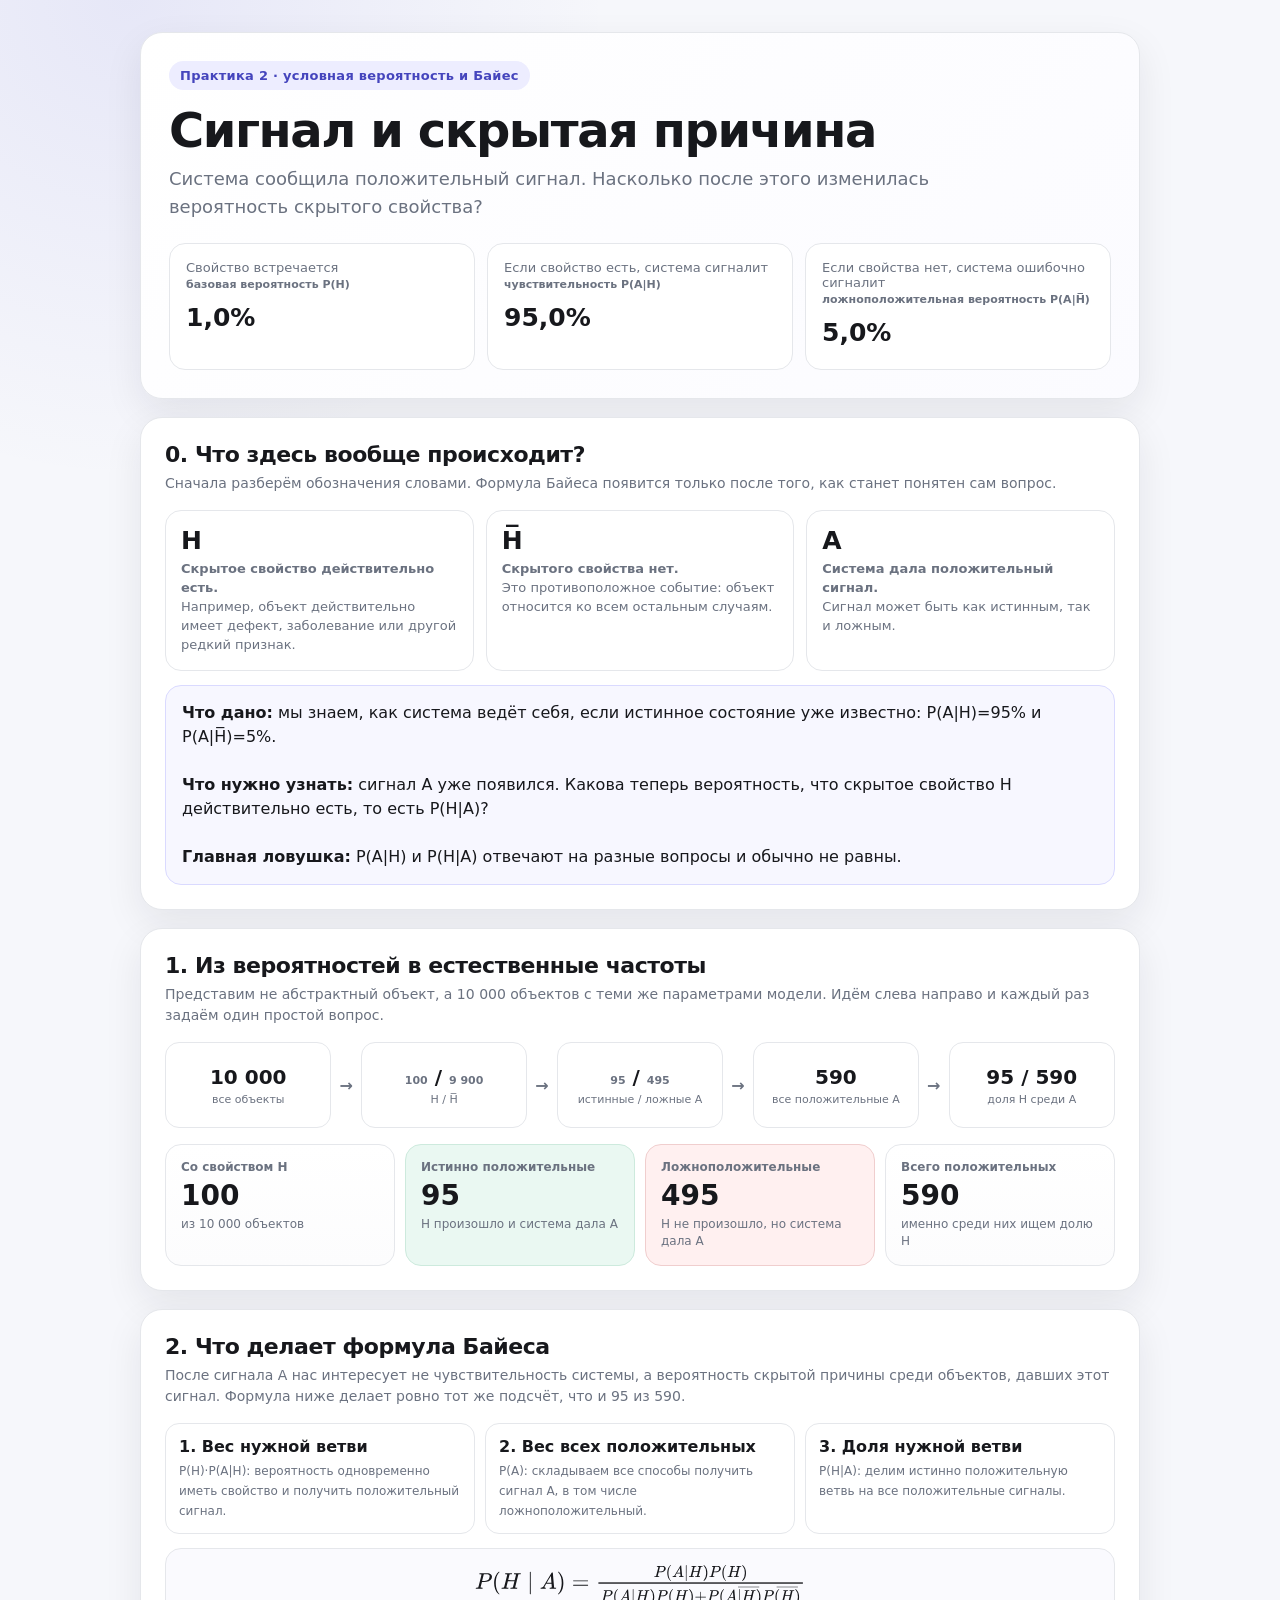
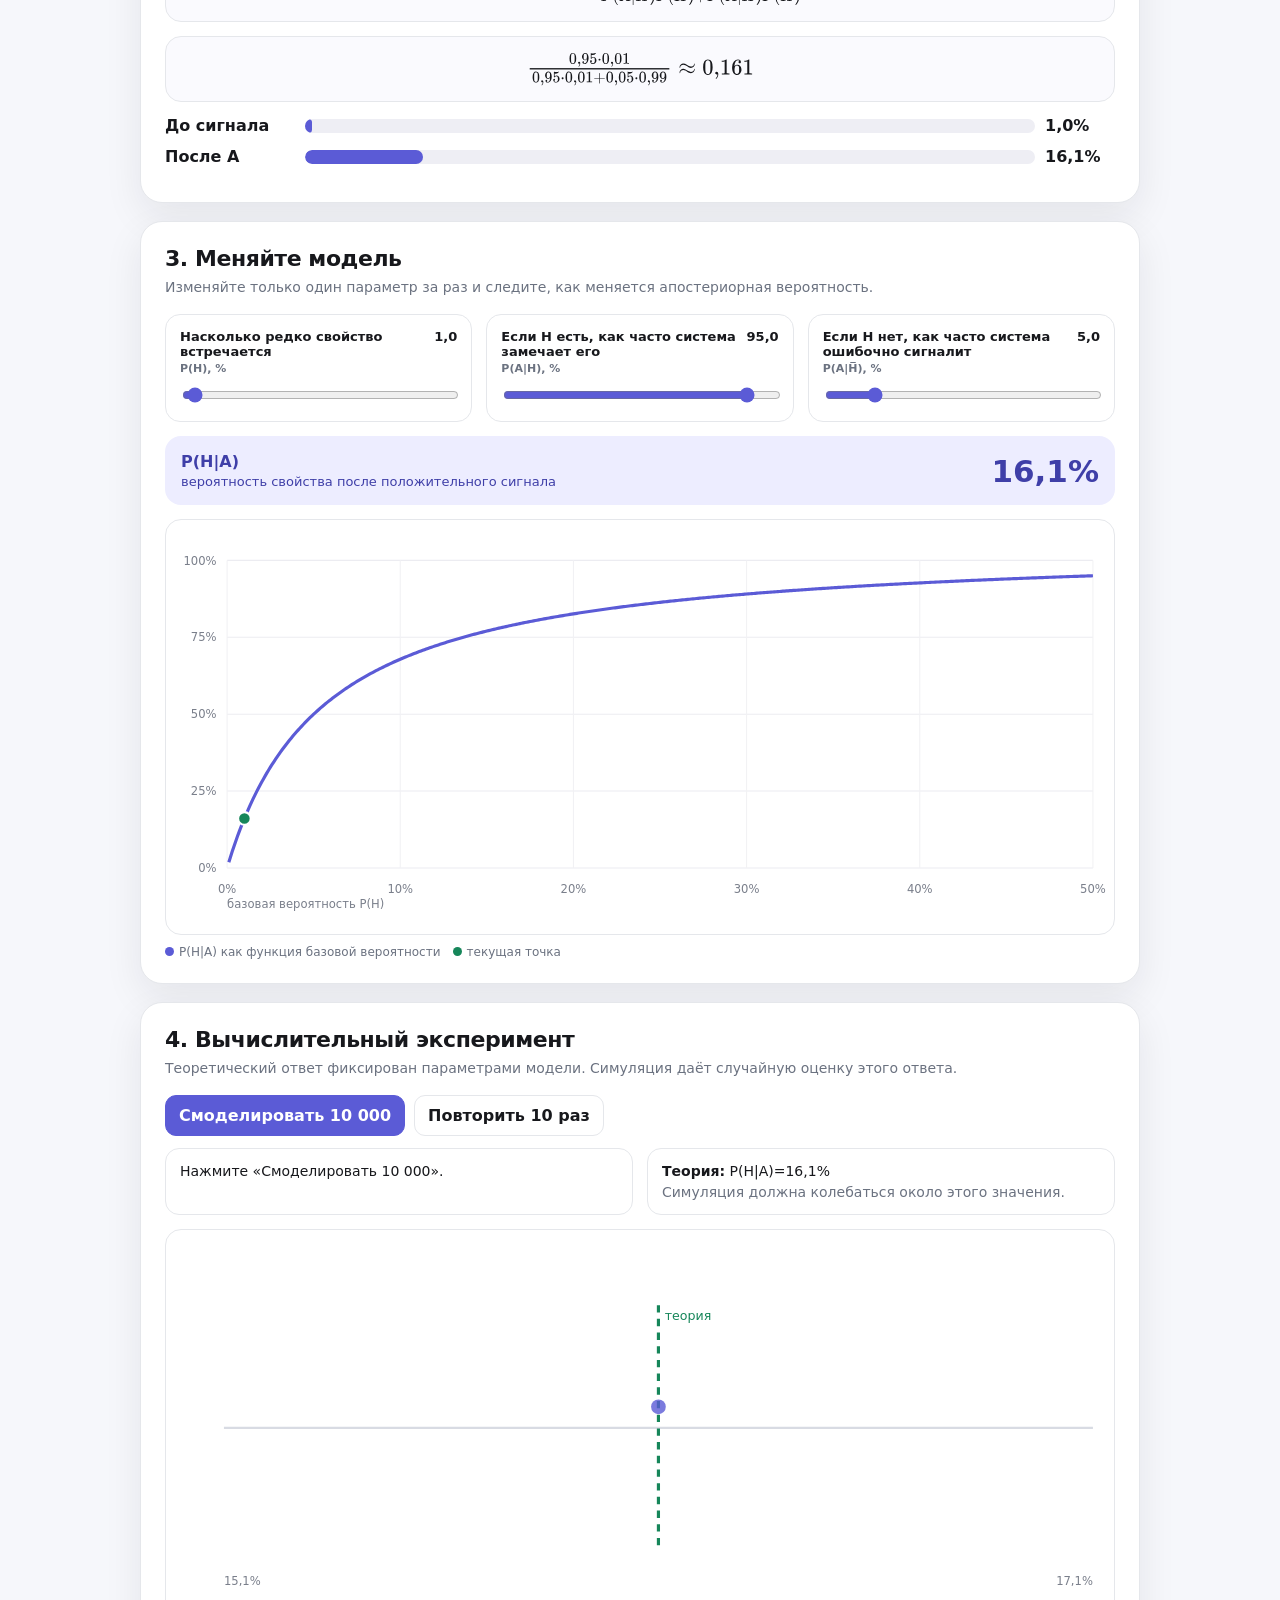
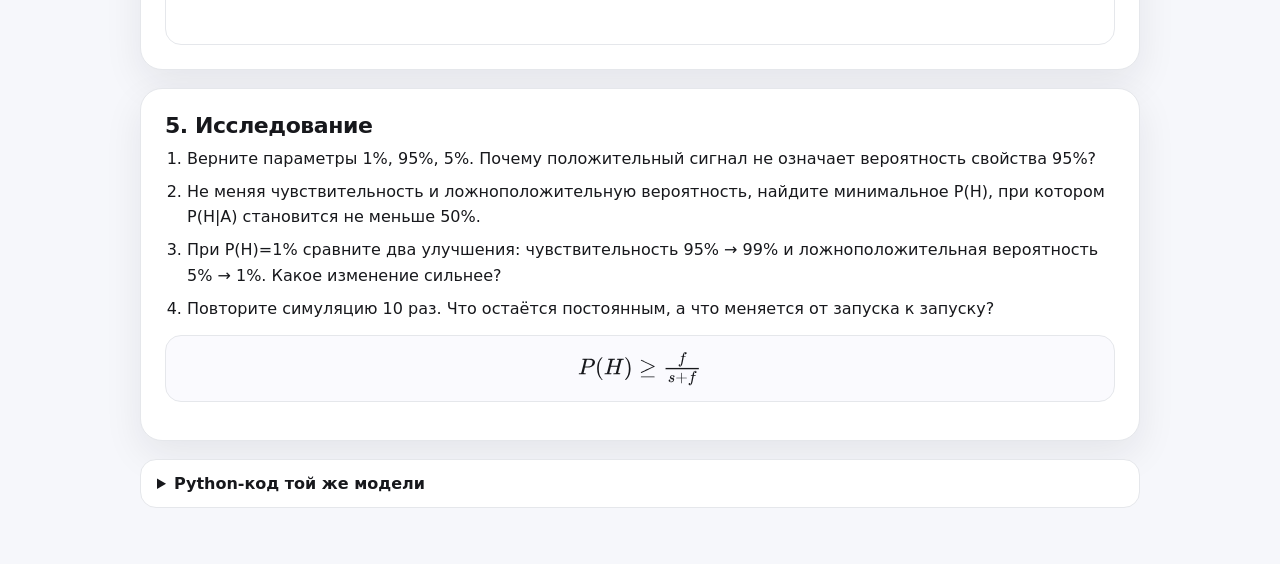
<file: tv_practice2_signal_hidden_cause.html>
<!DOCTYPE html>
<html lang="ru">
<head>
<meta charset="utf-8">
<meta name="viewport" content="width=device-width, initial-scale=1">
<title>Сигнал и скрытая причина – вычислительный эксперимент</title>
<style>
:root {
  --bg:#f6f7fb;--card:#fff;--ink:#17181c;--muted:#6b7280;--line:#e5e7eb;
  --accent:#5b5bd6;--accent-soft:#ededff;--good:#16865a;--good-soft:#eaf8f2;
  --bad:#c44b4b;--bad-soft:#fff0f0;--warn:#9a6c00;--warn-soft:#fff8e6;
  --shadow:0 14px 38px rgba(25,27,35,.08);
}
*{box-sizing:border-box}
body{margin:0;background:radial-gradient(circle at 10% 0%,rgba(91,91,214,.10),transparent 30rem),var(--bg);color:var(--ink);font-family:Inter,ui-sans-serif,system-ui,-apple-system,BlinkMacSystemFont,"Segoe UI",sans-serif}
.wrap{width:min(1000px,calc(100% - 32px));margin:32px auto 56px}
.hero,.card{background:var(--card);border:1px solid var(--line);border-radius:22px;box-shadow:var(--shadow)}
.hero{padding:28px;background:linear-gradient(135deg,#fff 0%,#fbfbff 100%)}
.card{padding:24px;margin-top:18px}
.eyebrow{display:inline-flex;align-items:center;padding:7px 11px;border-radius:999px;background:var(--accent-soft);color:#4545bd;font-size:13px;font-weight:700;letter-spacing:.02em}
h1{font-size:clamp(28px,4vw,48px);line-height:1.03;margin:16px 0 10px;letter-spacing:-.03em}
h2{margin:0 0 6px;font-size:22px;letter-spacing:-.02em}
.lead{max-width:860px;color:var(--muted);font-size:18px;line-height:1.55;margin:0}
.sub{color:var(--muted);font-size:14px;line-height:1.52;margin-bottom:16px}
mjx-container.MathJax{display:inline-block;vertical-align:middle;margin:0 .08em;color:inherit} mjx-container.MathJax svg{overflow:visible}
.theory-strip{margin-top:22px;display:grid;grid-template-columns:repeat(3,minmax(0,1fr));gap:12px}
.metric{background:var(--card);border:1px solid var(--line);border-radius:16px;padding:16px}
.metric .k{color:var(--muted);font-size:13px} .metric .v{min-height:42px;display:flex;align-items:center;font-size:25px;font-weight:800;margin-top:5px}
.grid2{display:grid;grid-template-columns:1fr 1fr;gap:14px} .grid4{display:grid;grid-template-columns:repeat(4,1fr);gap:10px}
.box{border:1px solid var(--line);border-radius:16px;padding:15px;background:linear-gradient(180deg,#fff,#fcfcfd)}
.box.good{background:var(--good-soft);border-color:#cdeadd} .box.bad{background:var(--bad-soft);border-color:#f0cece}
.box .label{font-size:12px;color:var(--muted);font-weight:700} .box .big{font-size:28px;font-weight:850;margin-top:5px} .box .small{font-size:12px;color:var(--muted);margin-top:4px;line-height:1.4}
.formula{margin:14px 0;padding:16px;border:1px solid var(--line);border-radius:16px;background:#fafafe;text-align:center;overflow:auto;font-size:18px}
.compare{display:grid;grid-template-columns:130px 1fr 70px;gap:10px;align-items:center;margin:12px 0}
.bar{height:14px;background:#eeeef4;border-radius:999px;overflow:hidden} .fill{height:100%;background:var(--accent);border-radius:999px;transition:width .2s ease}
.controls{display:grid;grid-template-columns:repeat(3,1fr);gap:14px;margin-top:14px}
.control{border:1px solid var(--line);border-radius:15px;padding:14px;background:#fff} .control label{display:flex;justify-content:space-between;gap:8px;font-size:13px;font-weight:750}
input[type=range]{width:100%;margin-top:12px;accent-color:var(--accent)}
.result{margin-top:14px;padding:16px;border-radius:16px;background:var(--accent-soft);color:#3f3fa8;display:flex;justify-content:space-between;gap:14px;align-items:center}
.result .num{font-size:31px;font-weight:900}
.chart{width:100%;height:auto;aspect-ratio:16/7;border:1px solid var(--line);border-radius:16px;background:#fff;display:block;margin-top:14px}
.buttons{display:flex;flex-wrap:wrap;gap:9px;margin:12px 0}
button{appearance:none;border:1px solid var(--line);border-radius:11px;padding:10px 13px;background:#fff;color:var(--ink);font:inherit;font-weight:800;cursor:pointer}
button.primary{background:var(--accent);border-color:var(--accent);color:white}
.status{padding:12px 14px;border:1px solid var(--line);border-radius:14px;background:#fff;font-size:14px;line-height:1.45}
.tasks{margin:8px 0 0;padding-left:22px;line-height:1.58} .tasks li{margin:8px 0}
details{margin-top:18px;border:1px solid var(--line);border-radius:16px;background:#fff;overflow:hidden} summary{cursor:pointer;padding:14px 16px;font-weight:800} pre{margin:0;padding:0 16px 16px;overflow:auto;font-size:12px;line-height:1.55;color:#30323a}
.legend{display:flex;flex-wrap:wrap;gap:12px;margin-top:10px;font-size:12px;color:var(--muted)} .dot{display:inline-block;width:9px;height:9px;border-radius:50%;margin-right:5px}

.symbol-grid{display:grid;grid-template-columns:repeat(3,1fr);gap:12px;margin-top:14px}
.symbol{border:1px solid var(--line);border-radius:16px;padding:15px;background:#fff}.symbol .sym{font-size:25px;font-weight:850;margin-bottom:5px}.symbol .desc{font-size:13px;color:var(--muted);line-height:1.45}
.story{margin-top:14px;padding:15px 16px;border:1px solid #dadaff;border-radius:16px;background:#f7f7ff;line-height:1.5}
.flowsteps{display:grid;grid-template-columns:1fr auto 1fr auto 1fr auto 1fr auto 1fr;gap:8px;align-items:center;margin:16px 0}.flowstep{border:1px solid var(--line);border-radius:14px;padding:12px;background:#fff;text-align:center;min-height:86px;display:flex;flex-direction:column;justify-content:center}.flowstep b{font-size:20px}.flowstep span{font-size:11px;color:var(--muted);margin-top:4px}.flowarrow{color:var(--muted);font-weight:900}
.human{display:block;color:var(--muted);font-size:11px;font-weight:600;margin-top:3px}
.bayes-steps{display:grid;grid-template-columns:repeat(3,1fr);gap:10px;margin-top:12px}.bayes-step{border:1px solid var(--line);border-radius:14px;padding:13px;background:#fff}.bayes-step b{display:block;margin-bottom:4px}.bayes-step span{font-size:12px;color:var(--muted);line-height:1.4}
@media(max-width:760px){.theory-strip,.grid2,.grid4,.controls,.symbol-grid,.bayes-steps{grid-template-columns:1fr}.compare{grid-template-columns:100px 1fr 58px}.flowsteps{grid-template-columns:1fr}.flowarrow{transform:rotate(90deg)}}
</style>
</head>
<body>
<div class="wrap">
<section class="hero">
  <div class="eyebrow">Практика 2 · условная вероятность и Байес</div>
  <h1>Сигнал и скрытая причина</h1>
  <p class="lead">Система сообщила положительный сигнал. Насколько после этого изменилась вероятность скрытого свойства?</p>
  <div class="theory-strip">
    <div class="metric"><div class="k">Свойство встречается <span class="human">базовая вероятность P(H)</span></div><div class="v" id="heroPrior">1%</div></div>
    <div class="metric"><div class="k">Если свойство есть, система сигналит <span class="human">чувствительность P(A|H)</span></div><div class="v" id="heroSens">95%</div></div>
    <div class="metric"><div class="k">Если свойства нет, система ошибочно сигналит <span class="human">ложноположительная вероятность P(A|H̅)</span></div><div class="v" id="heroFpr">5%</div></div>
  </div>
</section>

<section class="card">
  <h2>0. Что здесь вообще происходит?</h2>
  <div class="sub">Сначала разберём обозначения словами. Формула Байеса появится только после того, как станет понятен сам вопрос.</div>
  <div class="symbol-grid">
    <div class="symbol"><div class="sym">H</div><div class="desc"><b>Скрытое свойство действительно есть.</b><br>Например, объект действительно имеет дефект, заболевание или другой редкий признак.</div></div>
    <div class="symbol"><div class="sym">H̅</div><div class="desc"><b>Скрытого свойства нет.</b><br>Это противоположное событие: объект относится ко всем остальным случаям.</div></div>
    <div class="symbol"><div class="sym">A</div><div class="desc"><b>Система дала положительный сигнал.</b><br>Сигнал может быть как истинным, так и ложным.</div></div>
  </div>
  <div class="story"><b>Что дано:</b> мы знаем, как система ведёт себя, если истинное состояние уже известно: P(A|H)=95% и P(A|H̅)=5%.<br><br><b>Что нужно узнать:</b> сигнал A уже появился. Какова теперь вероятность, что скрытое свойство H действительно есть, то есть P(H|A)?<br><br><b>Главная ловушка:</b> P(A|H) и P(H|A) отвечают на разные вопросы и обычно не равны.</div>
</section>

<section class="card">
  <h2>1. Из вероятностей в естественные частоты</h2>
  <div class="sub">Представим не абстрактный объект, а 10 000 объектов с теми же параметрами модели. Идём слева направо и каждый раз задаём один простой вопрос.</div>
  <div class="flowsteps">
    <div class="flowstep"><b>10 000</b><span>все объекты</span></div><div class="flowarrow">→</div>
    <div class="flowstep"><b><span id="flowH">100</span> / <span id="flowNH">9 900</span></b><span>H / H̅</span></div><div class="flowarrow">→</div>
    <div class="flowstep"><b><span id="flowTP">95</span> / <span id="flowFP">495</span></b><span>истинные / ложные A</span></div><div class="flowarrow">→</div>
    <div class="flowstep"><b id="flowPos">590</b><span>все положительные A</span></div><div class="flowarrow">→</div>
    <div class="flowstep"><b id="flowFrac">95 / 590</b><span>доля H среди A</span></div>
  </div>
  <div class="grid4">
    <div class="box"><div class="label">Со свойством H</div><div class="big" id="nH">100</div><div class="small">из 10 000 объектов</div></div>
    <div class="box good"><div class="label">Истинно положительные</div><div class="big" id="nTP">95</div><div class="small">H произошло и система дала A</div></div>
    <div class="box bad"><div class="label">Ложноположительные</div><div class="big" id="nFP">495</div><div class="small">H не произошло, но система дала A</div></div>
    <div class="box"><div class="label">Всего положительных</div><div class="big" id="nPos">590</div><div class="small">именно среди них ищем долю H</div></div>
  </div>
</section>

<section class="card">
  <h2>2. Что делает формула Байеса</h2>
  <div class="sub">После сигнала A нас интересует не чувствительность системы, а вероятность скрытой причины среди объектов, давших этот сигнал. Формула ниже делает ровно тот же подсчёт, что и 95 из 590.</div>
  <div class="bayes-steps">
    <div class="bayes-step"><b>1. Вес нужной ветви</b><span>P(H)·P(A|H): вероятность одновременно иметь свойство и получить положительный сигнал.</span></div>
    <div class="bayes-step"><b>2. Вес всех положительных</b><span>P(A): складываем все способы получить сигнал A, в том числе ложноположительный.</span></div>
    <div class="bayes-step"><b>3. Доля нужной ветви</b><span>P(H|A): делим истинно положительную ветвь на все положительные сигналы.</span></div>
  </div>
  <div class="formula"><mjx-container class="MathJax" jax="SVG"><svg style="vertical-align: -1.638ex;" xmlns="http://www.w3.org/2000/svg" width="33.064ex" height="4.007ex" role="img" focusable="false" viewBox="0 -1047.1 14614.4 1771"><g stroke="currentColor" fill="currentColor" stroke-width="0" transform="scale(1,-1)"><g data-mml-node="math"><g data-mml-node="mi"><path data-c="1D443" d="M287 628Q287 635 230 637Q206 637 199 638T192 648Q192 649 194 659Q200 679 203 681T397 683Q587 682 600 680Q664 669 707 631T751 530Q751 453 685 389Q616 321 507 303Q500 302 402 301H307L277 182Q247 66 247 59Q247 55 248 54T255 50T272 48T305 46H336Q342 37 342 35Q342 19 335 5Q330 0 319 0Q316 0 282 1T182 2Q120 2 87 2T51 1Q33 1 33 11Q33 13 36 25Q40 41 44 43T67 46Q94 46 127 49Q141 52 146 61Q149 65 218 339T287 628ZM645 554Q645 567 643 575T634 597T609 619T560 635Q553 636 480 637Q463 637 445 637T416 636T404 636Q391 635 386 627Q384 621 367 550T332 412T314 344Q314 342 395 342H407H430Q542 342 590 392Q617 419 631 471T645 554Z"></path></g><g data-mml-node="mo" transform="translate(751,0)"><path data-c="28" d="M94 250Q94 319 104 381T127 488T164 576T202 643T244 695T277 729T302 750H315H319Q333 750 333 741Q333 738 316 720T275 667T226 581T184 443T167 250T184 58T225 -81T274 -167T316 -220T333 -241Q333 -250 318 -250H315H302L274 -226Q180 -141 137 -14T94 250Z"></path></g><g data-mml-node="mi" transform="translate(1140,0)"><path data-c="1D43B" d="M228 637Q194 637 192 641Q191 643 191 649Q191 673 202 682Q204 683 219 683Q260 681 355 681Q389 681 418 681T463 682T483 682Q499 682 499 672Q499 670 497 658Q492 641 487 638H485Q483 638 480 638T473 638T464 637T455 637Q416 636 405 634T387 623Q384 619 355 500Q348 474 340 442T328 395L324 380Q324 378 469 378H614L615 381Q615 384 646 504Q674 619 674 627T617 637Q594 637 587 639T580 648Q580 650 582 660Q586 677 588 679T604 682Q609 682 646 681T740 680Q802 680 835 681T871 682Q888 682 888 672Q888 645 876 638H874Q872 638 869 638T862 638T853 637T844 637Q805 636 794 634T776 623Q773 618 704 340T634 58Q634 51 638 51Q646 48 692 46H723Q729 38 729 37T726 19Q722 6 716 0H701Q664 2 567 2Q533 2 504 2T458 2T437 1Q420 1 420 10Q420 15 423 24Q428 43 433 45Q437 46 448 46H454Q481 46 514 49Q520 50 522 50T528 55T534 64T540 82T547 110T558 153Q565 181 569 198Q602 330 602 331T457 332H312L279 197Q245 63 245 58Q245 51 253 49T303 46H334Q340 38 340 37T337 19Q333 6 327 0H312Q275 2 178 2Q144 2 115 2T69 2T48 1Q31 1 31 10Q31 12 34 24Q39 43 44 45Q48 46 59 46H65Q92 46 125 49Q139 52 144 61Q147 65 216 339T285 628Q285 635 228 637Z"></path></g><g data-mml-node="mo" transform="translate(2305.8,0)"><path data-c="2223" d="M139 -249H137Q125 -249 119 -235V251L120 737Q130 750 139 750Q152 750 159 735V-235Q151 -249 141 -249H139Z"></path></g><g data-mml-node="mi" transform="translate(2861.6,0)"><path data-c="1D434" d="M208 74Q208 50 254 46Q272 46 272 35Q272 34 270 22Q267 8 264 4T251 0Q249 0 239 0T205 1T141 2Q70 2 50 0H42Q35 7 35 11Q37 38 48 46H62Q132 49 164 96Q170 102 345 401T523 704Q530 716 547 716H555H572Q578 707 578 706L606 383Q634 60 636 57Q641 46 701 46Q726 46 726 36Q726 34 723 22Q720 7 718 4T704 0Q701 0 690 0T651 1T578 2Q484 2 455 0H443Q437 6 437 9T439 27Q443 40 445 43L449 46H469Q523 49 533 63L521 213H283L249 155Q208 86 208 74ZM516 260Q516 271 504 416T490 562L463 519Q447 492 400 412L310 260L413 259Q516 259 516 260Z"></path></g><g data-mml-node="mo" transform="translate(3611.6,0)"><path data-c="29" d="M60 749L64 750Q69 750 74 750H86L114 726Q208 641 251 514T294 250Q294 182 284 119T261 12T224 -76T186 -143T145 -194T113 -227T90 -246Q87 -249 86 -250H74Q66 -250 63 -250T58 -247T55 -238Q56 -237 66 -225Q221 -64 221 250T66 725Q56 737 55 738Q55 746 60 749Z"></path></g><g data-mml-node="mo" transform="translate(4278.3,0)"><path data-c="3D" d="M56 347Q56 360 70 367H707Q722 359 722 347Q722 336 708 328L390 327H72Q56 332 56 347ZM56 153Q56 168 72 173H708Q722 163 722 153Q722 140 707 133H70Q56 140 56 153Z"></path></g><g data-mml-node="mfrac" transform="translate(5334.1,0)"><g data-mml-node="mrow" transform="translate(2567.6,516.8) scale(0.707)"><g data-mml-node="mi"><path data-c="1D443" d="M287 628Q287 635 230 637Q206 637 199 638T192 648Q192 649 194 659Q200 679 203 681T397 683Q587 682 600 680Q664 669 707 631T751 530Q751 453 685 389Q616 321 507 303Q500 302 402 301H307L277 182Q247 66 247 59Q247 55 248 54T255 50T272 48T305 46H336Q342 37 342 35Q342 19 335 5Q330 0 319 0Q316 0 282 1T182 2Q120 2 87 2T51 1Q33 1 33 11Q33 13 36 25Q40 41 44 43T67 46Q94 46 127 49Q141 52 146 61Q149 65 218 339T287 628ZM645 554Q645 567 643 575T634 597T609 619T560 635Q553 636 480 637Q463 637 445 637T416 636T404 636Q391 635 386 627Q384 621 367 550T332 412T314 344Q314 342 395 342H407H430Q542 342 590 392Q617 419 631 471T645 554Z"></path></g><g data-mml-node="mo" transform="translate(751,0)"><path data-c="28" d="M94 250Q94 319 104 381T127 488T164 576T202 643T244 695T277 729T302 750H315H319Q333 750 333 741Q333 738 316 720T275 667T226 581T184 443T167 250T184 58T225 -81T274 -167T316 -220T333 -241Q333 -250 318 -250H315H302L274 -226Q180 -141 137 -14T94 250Z"></path></g><g data-mml-node="mi" transform="translate(1140,0)"><path data-c="1D434" d="M208 74Q208 50 254 46Q272 46 272 35Q272 34 270 22Q267 8 264 4T251 0Q249 0 239 0T205 1T141 2Q70 2 50 0H42Q35 7 35 11Q37 38 48 46H62Q132 49 164 96Q170 102 345 401T523 704Q530 716 547 716H555H572Q578 707 578 706L606 383Q634 60 636 57Q641 46 701 46Q726 46 726 36Q726 34 723 22Q720 7 718 4T704 0Q701 0 690 0T651 1T578 2Q484 2 455 0H443Q437 6 437 9T439 27Q443 40 445 43L449 46H469Q523 49 533 63L521 213H283L249 155Q208 86 208 74ZM516 260Q516 271 504 416T490 562L463 519Q447 492 400 412L310 260L413 259Q516 259 516 260Z"></path></g><g data-mml-node="mo" transform="translate(1890,0)"><path data-c="2223" d="M139 -249H137Q125 -249 119 -235V251L120 737Q130 750 139 750Q152 750 159 735V-235Q151 -249 141 -249H139Z"></path></g><g data-mml-node="mi" transform="translate(2168,0)"><path data-c="1D43B" d="M228 637Q194 637 192 641Q191 643 191 649Q191 673 202 682Q204 683 219 683Q260 681 355 681Q389 681 418 681T463 682T483 682Q499 682 499 672Q499 670 497 658Q492 641 487 638H485Q483 638 480 638T473 638T464 637T455 637Q416 636 405 634T387 623Q384 619 355 500Q348 474 340 442T328 395L324 380Q324 378 469 378H614L615 381Q615 384 646 504Q674 619 674 627T617 637Q594 637 587 639T580 648Q580 650 582 660Q586 677 588 679T604 682Q609 682 646 681T740 680Q802 680 835 681T871 682Q888 682 888 672Q888 645 876 638H874Q872 638 869 638T862 638T853 637T844 637Q805 636 794 634T776 623Q773 618 704 340T634 58Q634 51 638 51Q646 48 692 46H723Q729 38 729 37T726 19Q722 6 716 0H701Q664 2 567 2Q533 2 504 2T458 2T437 1Q420 1 420 10Q420 15 423 24Q428 43 433 45Q437 46 448 46H454Q481 46 514 49Q520 50 522 50T528 55T534 64T540 82T547 110T558 153Q565 181 569 198Q602 330 602 331T457 332H312L279 197Q245 63 245 58Q245 51 253 49T303 46H334Q340 38 340 37T337 19Q333 6 327 0H312Q275 2 178 2Q144 2 115 2T69 2T48 1Q31 1 31 10Q31 12 34 24Q39 43 44 45Q48 46 59 46H65Q92 46 125 49Q139 52 144 61Q147 65 216 339T285 628Q285 635 228 637Z"></path></g><g data-mml-node="mo" transform="translate(3056,0)"><path data-c="29" d="M60 749L64 750Q69 750 74 750H86L114 726Q208 641 251 514T294 250Q294 182 284 119T261 12T224 -76T186 -143T145 -194T113 -227T90 -246Q87 -249 86 -250H74Q66 -250 63 -250T58 -247T55 -238Q56 -237 66 -225Q221 -64 221 250T66 725Q56 737 55 738Q55 746 60 749Z"></path></g><g data-mml-node="mi" transform="translate(3445,0)"><path data-c="1D443" d="M287 628Q287 635 230 637Q206 637 199 638T192 648Q192 649 194 659Q200 679 203 681T397 683Q587 682 600 680Q664 669 707 631T751 530Q751 453 685 389Q616 321 507 303Q500 302 402 301H307L277 182Q247 66 247 59Q247 55 248 54T255 50T272 48T305 46H336Q342 37 342 35Q342 19 335 5Q330 0 319 0Q316 0 282 1T182 2Q120 2 87 2T51 1Q33 1 33 11Q33 13 36 25Q40 41 44 43T67 46Q94 46 127 49Q141 52 146 61Q149 65 218 339T287 628ZM645 554Q645 567 643 575T634 597T609 619T560 635Q553 636 480 637Q463 637 445 637T416 636T404 636Q391 635 386 627Q384 621 367 550T332 412T314 344Q314 342 395 342H407H430Q542 342 590 392Q617 419 631 471T645 554Z"></path></g><g data-mml-node="mo" transform="translate(4196,0)"><path data-c="28" d="M94 250Q94 319 104 381T127 488T164 576T202 643T244 695T277 729T302 750H315H319Q333 750 333 741Q333 738 316 720T275 667T226 581T184 443T167 250T184 58T225 -81T274 -167T316 -220T333 -241Q333 -250 318 -250H315H302L274 -226Q180 -141 137 -14T94 250Z"></path></g><g data-mml-node="mi" transform="translate(4585,0)"><path data-c="1D43B" d="M228 637Q194 637 192 641Q191 643 191 649Q191 673 202 682Q204 683 219 683Q260 681 355 681Q389 681 418 681T463 682T483 682Q499 682 499 672Q499 670 497 658Q492 641 487 638H485Q483 638 480 638T473 638T464 637T455 637Q416 636 405 634T387 623Q384 619 355 500Q348 474 340 442T328 395L324 380Q324 378 469 378H614L615 381Q615 384 646 504Q674 619 674 627T617 637Q594 637 587 639T580 648Q580 650 582 660Q586 677 588 679T604 682Q609 682 646 681T740 680Q802 680 835 681T871 682Q888 682 888 672Q888 645 876 638H874Q872 638 869 638T862 638T853 637T844 637Q805 636 794 634T776 623Q773 618 704 340T634 58Q634 51 638 51Q646 48 692 46H723Q729 38 729 37T726 19Q722 6 716 0H701Q664 2 567 2Q533 2 504 2T458 2T437 1Q420 1 420 10Q420 15 423 24Q428 43 433 45Q437 46 448 46H454Q481 46 514 49Q520 50 522 50T528 55T534 64T540 82T547 110T558 153Q565 181 569 198Q602 330 602 331T457 332H312L279 197Q245 63 245 58Q245 51 253 49T303 46H334Q340 38 340 37T337 19Q333 6 327 0H312Q275 2 178 2Q144 2 115 2T69 2T48 1Q31 1 31 10Q31 12 34 24Q39 43 44 45Q48 46 59 46H65Q92 46 125 49Q139 52 144 61Q147 65 216 339T285 628Q285 635 228 637Z"></path></g><g data-mml-node="mo" transform="translate(5473,0)"><path data-c="29" d="M60 749L64 750Q69 750 74 750H86L114 726Q208 641 251 514T294 250Q294 182 284 119T261 12T224 -76T186 -143T145 -194T113 -227T90 -246Q87 -249 86 -250H74Q66 -250 63 -250T58 -247T55 -238Q56 -237 66 -225Q221 -64 221 250T66 725Q56 737 55 738Q55 746 60 749Z"></path></g></g><g data-mml-node="mrow" transform="translate(220,-547.1) scale(0.707)"><g data-mml-node="mi"><path data-c="1D443" d="M287 628Q287 635 230 637Q206 637 199 638T192 648Q192 649 194 659Q200 679 203 681T397 683Q587 682 600 680Q664 669 707 631T751 530Q751 453 685 389Q616 321 507 303Q500 302 402 301H307L277 182Q247 66 247 59Q247 55 248 54T255 50T272 48T305 46H336Q342 37 342 35Q342 19 335 5Q330 0 319 0Q316 0 282 1T182 2Q120 2 87 2T51 1Q33 1 33 11Q33 13 36 25Q40 41 44 43T67 46Q94 46 127 49Q141 52 146 61Q149 65 218 339T287 628ZM645 554Q645 567 643 575T634 597T609 619T560 635Q553 636 480 637Q463 637 445 637T416 636T404 636Q391 635 386 627Q384 621 367 550T332 412T314 344Q314 342 395 342H407H430Q542 342 590 392Q617 419 631 471T645 554Z"></path></g><g data-mml-node="mo" transform="translate(751,0)"><path data-c="28" d="M94 250Q94 319 104 381T127 488T164 576T202 643T244 695T277 729T302 750H315H319Q333 750 333 741Q333 738 316 720T275 667T226 581T184 443T167 250T184 58T225 -81T274 -167T316 -220T333 -241Q333 -250 318 -250H315H302L274 -226Q180 -141 137 -14T94 250Z"></path></g><g data-mml-node="mi" transform="translate(1140,0)"><path data-c="1D434" d="M208 74Q208 50 254 46Q272 46 272 35Q272 34 270 22Q267 8 264 4T251 0Q249 0 239 0T205 1T141 2Q70 2 50 0H42Q35 7 35 11Q37 38 48 46H62Q132 49 164 96Q170 102 345 401T523 704Q530 716 547 716H555H572Q578 707 578 706L606 383Q634 60 636 57Q641 46 701 46Q726 46 726 36Q726 34 723 22Q720 7 718 4T704 0Q701 0 690 0T651 1T578 2Q484 2 455 0H443Q437 6 437 9T439 27Q443 40 445 43L449 46H469Q523 49 533 63L521 213H283L249 155Q208 86 208 74ZM516 260Q516 271 504 416T490 562L463 519Q447 492 400 412L310 260L413 259Q516 259 516 260Z"></path></g><g data-mml-node="mo" transform="translate(1890,0)"><path data-c="2223" d="M139 -249H137Q125 -249 119 -235V251L120 737Q130 750 139 750Q152 750 159 735V-235Q151 -249 141 -249H139Z"></path></g><g data-mml-node="mi" transform="translate(2168,0)"><path data-c="1D43B" d="M228 637Q194 637 192 641Q191 643 191 649Q191 673 202 682Q204 683 219 683Q260 681 355 681Q389 681 418 681T463 682T483 682Q499 682 499 672Q499 670 497 658Q492 641 487 638H485Q483 638 480 638T473 638T464 637T455 637Q416 636 405 634T387 623Q384 619 355 500Q348 474 340 442T328 395L324 380Q324 378 469 378H614L615 381Q615 384 646 504Q674 619 674 627T617 637Q594 637 587 639T580 648Q580 650 582 660Q586 677 588 679T604 682Q609 682 646 681T740 680Q802 680 835 681T871 682Q888 682 888 672Q888 645 876 638H874Q872 638 869 638T862 638T853 637T844 637Q805 636 794 634T776 623Q773 618 704 340T634 58Q634 51 638 51Q646 48 692 46H723Q729 38 729 37T726 19Q722 6 716 0H701Q664 2 567 2Q533 2 504 2T458 2T437 1Q420 1 420 10Q420 15 423 24Q428 43 433 45Q437 46 448 46H454Q481 46 514 49Q520 50 522 50T528 55T534 64T540 82T547 110T558 153Q565 181 569 198Q602 330 602 331T457 332H312L279 197Q245 63 245 58Q245 51 253 49T303 46H334Q340 38 340 37T337 19Q333 6 327 0H312Q275 2 178 2Q144 2 115 2T69 2T48 1Q31 1 31 10Q31 12 34 24Q39 43 44 45Q48 46 59 46H65Q92 46 125 49Q139 52 144 61Q147 65 216 339T285 628Q285 635 228 637Z"></path></g><g data-mml-node="mo" transform="translate(3056,0)"><path data-c="29" d="M60 749L64 750Q69 750 74 750H86L114 726Q208 641 251 514T294 250Q294 182 284 119T261 12T224 -76T186 -143T145 -194T113 -227T90 -246Q87 -249 86 -250H74Q66 -250 63 -250T58 -247T55 -238Q56 -237 66 -225Q221 -64 221 250T66 725Q56 737 55 738Q55 746 60 749Z"></path></g><g data-mml-node="mi" transform="translate(3445,0)"><path data-c="1D443" d="M287 628Q287 635 230 637Q206 637 199 638T192 648Q192 649 194 659Q200 679 203 681T397 683Q587 682 600 680Q664 669 707 631T751 530Q751 453 685 389Q616 321 507 303Q500 302 402 301H307L277 182Q247 66 247 59Q247 55 248 54T255 50T272 48T305 46H336Q342 37 342 35Q342 19 335 5Q330 0 319 0Q316 0 282 1T182 2Q120 2 87 2T51 1Q33 1 33 11Q33 13 36 25Q40 41 44 43T67 46Q94 46 127 49Q141 52 146 61Q149 65 218 339T287 628ZM645 554Q645 567 643 575T634 597T609 619T560 635Q553 636 480 637Q463 637 445 637T416 636T404 636Q391 635 386 627Q384 621 367 550T332 412T314 344Q314 342 395 342H407H430Q542 342 590 392Q617 419 631 471T645 554Z"></path></g><g data-mml-node="mo" transform="translate(4196,0)"><path data-c="28" d="M94 250Q94 319 104 381T127 488T164 576T202 643T244 695T277 729T302 750H315H319Q333 750 333 741Q333 738 316 720T275 667T226 581T184 443T167 250T184 58T225 -81T274 -167T316 -220T333 -241Q333 -250 318 -250H315H302L274 -226Q180 -141 137 -14T94 250Z"></path></g><g data-mml-node="mi" transform="translate(4585,0)"><path data-c="1D43B" d="M228 637Q194 637 192 641Q191 643 191 649Q191 673 202 682Q204 683 219 683Q260 681 355 681Q389 681 418 681T463 682T483 682Q499 682 499 672Q499 670 497 658Q492 641 487 638H485Q483 638 480 638T473 638T464 637T455 637Q416 636 405 634T387 623Q384 619 355 500Q348 474 340 442T328 395L324 380Q324 378 469 378H614L615 381Q615 384 646 504Q674 619 674 627T617 637Q594 637 587 639T580 648Q580 650 582 660Q586 677 588 679T604 682Q609 682 646 681T740 680Q802 680 835 681T871 682Q888 682 888 672Q888 645 876 638H874Q872 638 869 638T862 638T853 637T844 637Q805 636 794 634T776 623Q773 618 704 340T634 58Q634 51 638 51Q646 48 692 46H723Q729 38 729 37T726 19Q722 6 716 0H701Q664 2 567 2Q533 2 504 2T458 2T437 1Q420 1 420 10Q420 15 423 24Q428 43 433 45Q437 46 448 46H454Q481 46 514 49Q520 50 522 50T528 55T534 64T540 82T547 110T558 153Q565 181 569 198Q602 330 602 331T457 332H312L279 197Q245 63 245 58Q245 51 253 49T303 46H334Q340 38 340 37T337 19Q333 6 327 0H312Q275 2 178 2Q144 2 115 2T69 2T48 1Q31 1 31 10Q31 12 34 24Q39 43 44 45Q48 46 59 46H65Q92 46 125 49Q139 52 144 61Q147 65 216 339T285 628Q285 635 228 637Z"></path></g><g data-mml-node="mo" transform="translate(5473,0)"><path data-c="29" d="M60 749L64 750Q69 750 74 750H86L114 726Q208 641 251 514T294 250Q294 182 284 119T261 12T224 -76T186 -143T145 -194T113 -227T90 -246Q87 -249 86 -250H74Q66 -250 63 -250T58 -247T55 -238Q56 -237 66 -225Q221 -64 221 250T66 725Q56 737 55 738Q55 746 60 749Z"></path></g><g data-mml-node="mo" transform="translate(5862,0)"><path data-c="2B" d="M56 237T56 250T70 270H369V420L370 570Q380 583 389 583Q402 583 409 568V270H707Q722 262 722 250T707 230H409V-68Q401 -82 391 -82H389H387Q375 -82 369 -68V230H70Q56 237 56 250Z"></path></g><g data-mml-node="mi" transform="translate(6640,0)"><path data-c="1D443" d="M287 628Q287 635 230 637Q206 637 199 638T192 648Q192 649 194 659Q200 679 203 681T397 683Q587 682 600 680Q664 669 707 631T751 530Q751 453 685 389Q616 321 507 303Q500 302 402 301H307L277 182Q247 66 247 59Q247 55 248 54T255 50T272 48T305 46H336Q342 37 342 35Q342 19 335 5Q330 0 319 0Q316 0 282 1T182 2Q120 2 87 2T51 1Q33 1 33 11Q33 13 36 25Q40 41 44 43T67 46Q94 46 127 49Q141 52 146 61Q149 65 218 339T287 628ZM645 554Q645 567 643 575T634 597T609 619T560 635Q553 636 480 637Q463 637 445 637T416 636T404 636Q391 635 386 627Q384 621 367 550T332 412T314 344Q314 342 395 342H407H430Q542 342 590 392Q617 419 631 471T645 554Z"></path></g><g data-mml-node="mo" transform="translate(7391,0)"><path data-c="28" d="M94 250Q94 319 104 381T127 488T164 576T202 643T244 695T277 729T302 750H315H319Q333 750 333 741Q333 738 316 720T275 667T226 581T184 443T167 250T184 58T225 -81T274 -167T316 -220T333 -241Q333 -250 318 -250H315H302L274 -226Q180 -141 137 -14T94 250Z"></path></g><g data-mml-node="mi" transform="translate(7780,0)"><path data-c="1D434" d="M208 74Q208 50 254 46Q272 46 272 35Q272 34 270 22Q267 8 264 4T251 0Q249 0 239 0T205 1T141 2Q70 2 50 0H42Q35 7 35 11Q37 38 48 46H62Q132 49 164 96Q170 102 345 401T523 704Q530 716 547 716H555H572Q578 707 578 706L606 383Q634 60 636 57Q641 46 701 46Q726 46 726 36Q726 34 723 22Q720 7 718 4T704 0Q701 0 690 0T651 1T578 2Q484 2 455 0H443Q437 6 437 9T439 27Q443 40 445 43L449 46H469Q523 49 533 63L521 213H283L249 155Q208 86 208 74ZM516 260Q516 271 504 416T490 562L463 519Q447 492 400 412L310 260L413 259Q516 259 516 260Z"></path></g><g data-mml-node="mo" transform="translate(8530,0)"><path data-c="2223" d="M139 -249H137Q125 -249 119 -235V251L120 737Q130 750 139 750Q152 750 159 735V-235Q151 -249 141 -249H139Z"></path></g><g data-mml-node="mover" transform="translate(8808,0)"><g data-mml-node="mi"><path data-c="1D43B" d="M228 637Q194 637 192 641Q191 643 191 649Q191 673 202 682Q204 683 219 683Q260 681 355 681Q389 681 418 681T463 682T483 682Q499 682 499 672Q499 670 497 658Q492 641 487 638H485Q483 638 480 638T473 638T464 637T455 637Q416 636 405 634T387 623Q384 619 355 500Q348 474 340 442T328 395L324 380Q324 378 469 378H614L615 381Q615 384 646 504Q674 619 674 627T617 637Q594 637 587 639T580 648Q580 650 582 660Q586 677 588 679T604 682Q609 682 646 681T740 680Q802 680 835 681T871 682Q888 682 888 672Q888 645 876 638H874Q872 638 869 638T862 638T853 637T844 637Q805 636 794 634T776 623Q773 618 704 340T634 58Q634 51 638 51Q646 48 692 46H723Q729 38 729 37T726 19Q722 6 716 0H701Q664 2 567 2Q533 2 504 2T458 2T437 1Q420 1 420 10Q420 15 423 24Q428 43 433 45Q437 46 448 46H454Q481 46 514 49Q520 50 522 50T528 55T534 64T540 82T547 110T558 153Q565 181 569 198Q602 330 602 331T457 332H312L279 197Q245 63 245 58Q245 51 253 49T303 46H334Q340 38 340 37T337 19Q333 6 327 0H312Q275 2 178 2Q144 2 115 2T69 2T48 1Q31 1 31 10Q31 12 34 24Q39 43 44 45Q48 46 59 46H65Q92 46 125 49Q139 52 144 61Q147 65 216 339T285 628Q285 635 228 637Z"></path></g><g data-mml-node="mo" transform="translate(0,615)"><svg width="888" height="237" x="0" y="148" viewBox="222 148 888 237"><path data-c="2013" d="M0 248V285H499V248H0Z" transform="scale(2.664,1)"></path></svg></g></g><g data-mml-node="mo" transform="translate(9696,0)"><path data-c="29" d="M60 749L64 750Q69 750 74 750H86L114 726Q208 641 251 514T294 250Q294 182 284 119T261 12T224 -76T186 -143T145 -194T113 -227T90 -246Q87 -249 86 -250H74Q66 -250 63 -250T58 -247T55 -238Q56 -237 66 -225Q221 -64 221 250T66 725Q56 737 55 738Q55 746 60 749Z"></path></g><g data-mml-node="mi" transform="translate(10085,0)"><path data-c="1D443" d="M287 628Q287 635 230 637Q206 637 199 638T192 648Q192 649 194 659Q200 679 203 681T397 683Q587 682 600 680Q664 669 707 631T751 530Q751 453 685 389Q616 321 507 303Q500 302 402 301H307L277 182Q247 66 247 59Q247 55 248 54T255 50T272 48T305 46H336Q342 37 342 35Q342 19 335 5Q330 0 319 0Q316 0 282 1T182 2Q120 2 87 2T51 1Q33 1 33 11Q33 13 36 25Q40 41 44 43T67 46Q94 46 127 49Q141 52 146 61Q149 65 218 339T287 628ZM645 554Q645 567 643 575T634 597T609 619T560 635Q553 636 480 637Q463 637 445 637T416 636T404 636Q391 635 386 627Q384 621 367 550T332 412T314 344Q314 342 395 342H407H430Q542 342 590 392Q617 419 631 471T645 554Z"></path></g><g data-mml-node="mo" transform="translate(10836,0)"><path data-c="28" d="M94 250Q94 319 104 381T127 488T164 576T202 643T244 695T277 729T302 750H315H319Q333 750 333 741Q333 738 316 720T275 667T226 581T184 443T167 250T184 58T225 -81T274 -167T316 -220T333 -241Q333 -250 318 -250H315H302L274 -226Q180 -141 137 -14T94 250Z"></path></g><g data-mml-node="mover" transform="translate(11225,0)"><g data-mml-node="mi"><path data-c="1D43B" d="M228 637Q194 637 192 641Q191 643 191 649Q191 673 202 682Q204 683 219 683Q260 681 355 681Q389 681 418 681T463 682T483 682Q499 682 499 672Q499 670 497 658Q492 641 487 638H485Q483 638 480 638T473 638T464 637T455 637Q416 636 405 634T387 623Q384 619 355 500Q348 474 340 442T328 395L324 380Q324 378 469 378H614L615 381Q615 384 646 504Q674 619 674 627T617 637Q594 637 587 639T580 648Q580 650 582 660Q586 677 588 679T604 682Q609 682 646 681T740 680Q802 680 835 681T871 682Q888 682 888 672Q888 645 876 638H874Q872 638 869 638T862 638T853 637T844 637Q805 636 794 634T776 623Q773 618 704 340T634 58Q634 51 638 51Q646 48 692 46H723Q729 38 729 37T726 19Q722 6 716 0H701Q664 2 567 2Q533 2 504 2T458 2T437 1Q420 1 420 10Q420 15 423 24Q428 43 433 45Q437 46 448 46H454Q481 46 514 49Q520 50 522 50T528 55T534 64T540 82T547 110T558 153Q565 181 569 198Q602 330 602 331T457 332H312L279 197Q245 63 245 58Q245 51 253 49T303 46H334Q340 38 340 37T337 19Q333 6 327 0H312Q275 2 178 2Q144 2 115 2T69 2T48 1Q31 1 31 10Q31 12 34 24Q39 43 44 45Q48 46 59 46H65Q92 46 125 49Q139 52 144 61Q147 65 216 339T285 628Q285 635 228 637Z"></path></g><g data-mml-node="mo" transform="translate(0,615)"><svg width="888" height="237" x="0" y="148" viewBox="222 148 888 237"><path data-c="2013" d="M0 248V285H499V248H0Z" transform="scale(2.664,1)"></path></svg></g></g><g data-mml-node="mo" transform="translate(12113,0)"><path data-c="29" d="M60 749L64 750Q69 750 74 750H86L114 726Q208 641 251 514T294 250Q294 182 284 119T261 12T224 -76T186 -143T145 -194T113 -227T90 -246Q87 -249 86 -250H74Q66 -250 63 -250T58 -247T55 -238Q56 -237 66 -225Q221 -64 221 250T66 725Q56 737 55 738Q55 746 60 749Z"></path></g></g><rect width="9040.2" height="60" x="120" y="220"></rect></g></g></g></svg></mjx-container></div>
  <div class="formula"><mjx-container class="MathJax" jax="SVG"><svg style="vertical-align: -1.091ex;" xmlns="http://www.w3.org/2000/svg" width="22.678ex" height="3.236ex" role="img" focusable="false" viewBox="0 -948.1 10023.8 1430.3"><g stroke="currentColor" fill="currentColor" stroke-width="0" transform="scale(1,-1)"><g data-mml-node="math"><g data-mml-node="mfrac"><g data-mml-node="mrow" transform="translate(1850.6,477.2) scale(0.707)"><g data-mml-node="mn"><path data-c="30" d="M96 585Q152 666 249 666Q297 666 345 640T423 548Q460 465 460 320Q460 165 417 83Q397 41 362 16T301 -15T250 -22Q224 -22 198 -16T137 16T82 83Q39 165 39 320Q39 494 96 585ZM321 597Q291 629 250 629Q208 629 178 597Q153 571 145 525T137 333Q137 175 145 125T181 46Q209 16 250 16Q290 16 318 46Q347 76 354 130T362 333Q362 478 354 524T321 597Z"></path></g><g data-mml-node="TeXAtom" data-mjx-texclass="ORD" transform="translate(500,0)"><g data-mml-node="mo"><path data-c="2C" d="M78 35T78 60T94 103T137 121Q165 121 187 96T210 8Q210 -27 201 -60T180 -117T154 -158T130 -185T117 -194Q113 -194 104 -185T95 -172Q95 -168 106 -156T131 -126T157 -76T173 -3V9L172 8Q170 7 167 6T161 3T152 1T140 0Q113 0 96 17Z"></path></g></g><g data-mml-node="mn" transform="translate(778,0)"><path data-c="39" d="M352 287Q304 211 232 211Q154 211 104 270T44 396Q42 412 42 436V444Q42 537 111 606Q171 666 243 666Q245 666 249 666T257 665H261Q273 665 286 663T323 651T370 619T413 560Q456 472 456 334Q456 194 396 97Q361 41 312 10T208 -22Q147 -22 108 7T68 93T121 149Q143 149 158 135T173 96Q173 78 164 65T148 49T135 44L131 43Q131 41 138 37T164 27T206 22H212Q272 22 313 86Q352 142 352 280V287ZM244 248Q292 248 321 297T351 430Q351 508 343 542Q341 552 337 562T323 588T293 615T246 625Q208 625 181 598Q160 576 154 546T147 441Q147 358 152 329T172 282Q197 248 244 248Z"></path><path data-c="35" d="M164 157Q164 133 148 117T109 101H102Q148 22 224 22Q294 22 326 82Q345 115 345 210Q345 313 318 349Q292 382 260 382H254Q176 382 136 314Q132 307 129 306T114 304Q97 304 95 310Q93 314 93 485V614Q93 664 98 664Q100 666 102 666Q103 666 123 658T178 642T253 634Q324 634 389 662Q397 666 402 666Q410 666 410 648V635Q328 538 205 538Q174 538 149 544L139 546V374Q158 388 169 396T205 412T256 420Q337 420 393 355T449 201Q449 109 385 44T229 -22Q148 -22 99 32T50 154Q50 178 61 192T84 210T107 214Q132 214 148 197T164 157Z" transform="translate(500,0)"></path></g><g data-mml-node="mo" transform="translate(1778,0)"><path data-c="22C5" d="M78 250Q78 274 95 292T138 310Q162 310 180 294T199 251Q199 226 182 208T139 190T96 207T78 250Z"></path></g><g data-mml-node="mn" transform="translate(2056,0)"><path data-c="30" d="M96 585Q152 666 249 666Q297 666 345 640T423 548Q460 465 460 320Q460 165 417 83Q397 41 362 16T301 -15T250 -22Q224 -22 198 -16T137 16T82 83Q39 165 39 320Q39 494 96 585ZM321 597Q291 629 250 629Q208 629 178 597Q153 571 145 525T137 333Q137 175 145 125T181 46Q209 16 250 16Q290 16 318 46Q347 76 354 130T362 333Q362 478 354 524T321 597Z"></path></g><g data-mml-node="TeXAtom" data-mjx-texclass="ORD" transform="translate(2556,0)"><g data-mml-node="mo"><path data-c="2C" d="M78 35T78 60T94 103T137 121Q165 121 187 96T210 8Q210 -27 201 -60T180 -117T154 -158T130 -185T117 -194Q113 -194 104 -185T95 -172Q95 -168 106 -156T131 -126T157 -76T173 -3V9L172 8Q170 7 167 6T161 3T152 1T140 0Q113 0 96 17Z"></path></g></g><g data-mml-node="mn" transform="translate(2834,0)"><path data-c="30" d="M96 585Q152 666 249 666Q297 666 345 640T423 548Q460 465 460 320Q460 165 417 83Q397 41 362 16T301 -15T250 -22Q224 -22 198 -16T137 16T82 83Q39 165 39 320Q39 494 96 585ZM321 597Q291 629 250 629Q208 629 178 597Q153 571 145 525T137 333Q137 175 145 125T181 46Q209 16 250 16Q290 16 318 46Q347 76 354 130T362 333Q362 478 354 524T321 597Z"></path><path data-c="31" d="M213 578L200 573Q186 568 160 563T102 556H83V602H102Q149 604 189 617T245 641T273 663Q275 666 285 666Q294 666 302 660V361L303 61Q310 54 315 52T339 48T401 46H427V0H416Q395 3 257 3Q121 3 100 0H88V46H114Q136 46 152 46T177 47T193 50T201 52T207 57T213 61V578Z" transform="translate(500,0)"></path></g></g><g data-mml-node="mrow" transform="translate(220,-345) scale(0.707)"><g data-mml-node="mn"><path data-c="30" d="M96 585Q152 666 249 666Q297 666 345 640T423 548Q460 465 460 320Q460 165 417 83Q397 41 362 16T301 -15T250 -22Q224 -22 198 -16T137 16T82 83Q39 165 39 320Q39 494 96 585ZM321 597Q291 629 250 629Q208 629 178 597Q153 571 145 525T137 333Q137 175 145 125T181 46Q209 16 250 16Q290 16 318 46Q347 76 354 130T362 333Q362 478 354 524T321 597Z"></path></g><g data-mml-node="TeXAtom" data-mjx-texclass="ORD" transform="translate(500,0)"><g data-mml-node="mo"><path data-c="2C" d="M78 35T78 60T94 103T137 121Q165 121 187 96T210 8Q210 -27 201 -60T180 -117T154 -158T130 -185T117 -194Q113 -194 104 -185T95 -172Q95 -168 106 -156T131 -126T157 -76T173 -3V9L172 8Q170 7 167 6T161 3T152 1T140 0Q113 0 96 17Z"></path></g></g><g data-mml-node="mn" transform="translate(778,0)"><path data-c="39" d="M352 287Q304 211 232 211Q154 211 104 270T44 396Q42 412 42 436V444Q42 537 111 606Q171 666 243 666Q245 666 249 666T257 665H261Q273 665 286 663T323 651T370 619T413 560Q456 472 456 334Q456 194 396 97Q361 41 312 10T208 -22Q147 -22 108 7T68 93T121 149Q143 149 158 135T173 96Q173 78 164 65T148 49T135 44L131 43Q131 41 138 37T164 27T206 22H212Q272 22 313 86Q352 142 352 280V287ZM244 248Q292 248 321 297T351 430Q351 508 343 542Q341 552 337 562T323 588T293 615T246 625Q208 625 181 598Q160 576 154 546T147 441Q147 358 152 329T172 282Q197 248 244 248Z"></path><path data-c="35" d="M164 157Q164 133 148 117T109 101H102Q148 22 224 22Q294 22 326 82Q345 115 345 210Q345 313 318 349Q292 382 260 382H254Q176 382 136 314Q132 307 129 306T114 304Q97 304 95 310Q93 314 93 485V614Q93 664 98 664Q100 666 102 666Q103 666 123 658T178 642T253 634Q324 634 389 662Q397 666 402 666Q410 666 410 648V635Q328 538 205 538Q174 538 149 544L139 546V374Q158 388 169 396T205 412T256 420Q337 420 393 355T449 201Q449 109 385 44T229 -22Q148 -22 99 32T50 154Q50 178 61 192T84 210T107 214Q132 214 148 197T164 157Z" transform="translate(500,0)"></path></g><g data-mml-node="mo" transform="translate(1778,0)"><path data-c="22C5" d="M78 250Q78 274 95 292T138 310Q162 310 180 294T199 251Q199 226 182 208T139 190T96 207T78 250Z"></path></g><g data-mml-node="mn" transform="translate(2056,0)"><path data-c="30" d="M96 585Q152 666 249 666Q297 666 345 640T423 548Q460 465 460 320Q460 165 417 83Q397 41 362 16T301 -15T250 -22Q224 -22 198 -16T137 16T82 83Q39 165 39 320Q39 494 96 585ZM321 597Q291 629 250 629Q208 629 178 597Q153 571 145 525T137 333Q137 175 145 125T181 46Q209 16 250 16Q290 16 318 46Q347 76 354 130T362 333Q362 478 354 524T321 597Z"></path></g><g data-mml-node="TeXAtom" data-mjx-texclass="ORD" transform="translate(2556,0)"><g data-mml-node="mo"><path data-c="2C" d="M78 35T78 60T94 103T137 121Q165 121 187 96T210 8Q210 -27 201 -60T180 -117T154 -158T130 -185T117 -194Q113 -194 104 -185T95 -172Q95 -168 106 -156T131 -126T157 -76T173 -3V9L172 8Q170 7 167 6T161 3T152 1T140 0Q113 0 96 17Z"></path></g></g><g data-mml-node="mn" transform="translate(2834,0)"><path data-c="30" d="M96 585Q152 666 249 666Q297 666 345 640T423 548Q460 465 460 320Q460 165 417 83Q397 41 362 16T301 -15T250 -22Q224 -22 198 -16T137 16T82 83Q39 165 39 320Q39 494 96 585ZM321 597Q291 629 250 629Q208 629 178 597Q153 571 145 525T137 333Q137 175 145 125T181 46Q209 16 250 16Q290 16 318 46Q347 76 354 130T362 333Q362 478 354 524T321 597Z"></path><path data-c="31" d="M213 578L200 573Q186 568 160 563T102 556H83V602H102Q149 604 189 617T245 641T273 663Q275 666 285 666Q294 666 302 660V361L303 61Q310 54 315 52T339 48T401 46H427V0H416Q395 3 257 3Q121 3 100 0H88V46H114Q136 46 152 46T177 47T193 50T201 52T207 57T213 61V578Z" transform="translate(500,0)"></path></g><g data-mml-node="mo" transform="translate(3834,0)"><path data-c="2B" d="M56 237T56 250T70 270H369V420L370 570Q380 583 389 583Q402 583 409 568V270H707Q722 262 722 250T707 230H409V-68Q401 -82 391 -82H389H387Q375 -82 369 -68V230H70Q56 237 56 250Z"></path></g><g data-mml-node="mn" transform="translate(4612,0)"><path data-c="30" d="M96 585Q152 666 249 666Q297 666 345 640T423 548Q460 465 460 320Q460 165 417 83Q397 41 362 16T301 -15T250 -22Q224 -22 198 -16T137 16T82 83Q39 165 39 320Q39 494 96 585ZM321 597Q291 629 250 629Q208 629 178 597Q153 571 145 525T137 333Q137 175 145 125T181 46Q209 16 250 16Q290 16 318 46Q347 76 354 130T362 333Q362 478 354 524T321 597Z"></path></g><g data-mml-node="TeXAtom" data-mjx-texclass="ORD" transform="translate(5112,0)"><g data-mml-node="mo"><path data-c="2C" d="M78 35T78 60T94 103T137 121Q165 121 187 96T210 8Q210 -27 201 -60T180 -117T154 -158T130 -185T117 -194Q113 -194 104 -185T95 -172Q95 -168 106 -156T131 -126T157 -76T173 -3V9L172 8Q170 7 167 6T161 3T152 1T140 0Q113 0 96 17Z"></path></g></g><g data-mml-node="mn" transform="translate(5390,0)"><path data-c="30" d="M96 585Q152 666 249 666Q297 666 345 640T423 548Q460 465 460 320Q460 165 417 83Q397 41 362 16T301 -15T250 -22Q224 -22 198 -16T137 16T82 83Q39 165 39 320Q39 494 96 585ZM321 597Q291 629 250 629Q208 629 178 597Q153 571 145 525T137 333Q137 175 145 125T181 46Q209 16 250 16Q290 16 318 46Q347 76 354 130T362 333Q362 478 354 524T321 597Z"></path><path data-c="35" d="M164 157Q164 133 148 117T109 101H102Q148 22 224 22Q294 22 326 82Q345 115 345 210Q345 313 318 349Q292 382 260 382H254Q176 382 136 314Q132 307 129 306T114 304Q97 304 95 310Q93 314 93 485V614Q93 664 98 664Q100 666 102 666Q103 666 123 658T178 642T253 634Q324 634 389 662Q397 666 402 666Q410 666 410 648V635Q328 538 205 538Q174 538 149 544L139 546V374Q158 388 169 396T205 412T256 420Q337 420 393 355T449 201Q449 109 385 44T229 -22Q148 -22 99 32T50 154Q50 178 61 192T84 210T107 214Q132 214 148 197T164 157Z" transform="translate(500,0)"></path></g><g data-mml-node="mo" transform="translate(6390,0)"><path data-c="22C5" d="M78 250Q78 274 95 292T138 310Q162 310 180 294T199 251Q199 226 182 208T139 190T96 207T78 250Z"></path></g><g data-mml-node="mn" transform="translate(6668,0)"><path data-c="30" d="M96 585Q152 666 249 666Q297 666 345 640T423 548Q460 465 460 320Q460 165 417 83Q397 41 362 16T301 -15T250 -22Q224 -22 198 -16T137 16T82 83Q39 165 39 320Q39 494 96 585ZM321 597Q291 629 250 629Q208 629 178 597Q153 571 145 525T137 333Q137 175 145 125T181 46Q209 16 250 16Q290 16 318 46Q347 76 354 130T362 333Q362 478 354 524T321 597Z"></path></g><g data-mml-node="TeXAtom" data-mjx-texclass="ORD" transform="translate(7168,0)"><g data-mml-node="mo"><path data-c="2C" d="M78 35T78 60T94 103T137 121Q165 121 187 96T210 8Q210 -27 201 -60T180 -117T154 -158T130 -185T117 -194Q113 -194 104 -185T95 -172Q95 -168 106 -156T131 -126T157 -76T173 -3V9L172 8Q170 7 167 6T161 3T152 1T140 0Q113 0 96 17Z"></path></g></g><g data-mml-node="mn" transform="translate(7446,0)"><path data-c="39" d="M352 287Q304 211 232 211Q154 211 104 270T44 396Q42 412 42 436V444Q42 537 111 606Q171 666 243 666Q245 666 249 666T257 665H261Q273 665 286 663T323 651T370 619T413 560Q456 472 456 334Q456 194 396 97Q361 41 312 10T208 -22Q147 -22 108 7T68 93T121 149Q143 149 158 135T173 96Q173 78 164 65T148 49T135 44L131 43Q131 41 138 37T164 27T206 22H212Q272 22 313 86Q352 142 352 280V287ZM244 248Q292 248 321 297T351 430Q351 508 343 542Q341 552 337 562T323 588T293 615T246 625Q208 625 181 598Q160 576 154 546T147 441Q147 358 152 329T172 282Q197 248 244 248Z"></path><path data-c="39" d="M352 287Q304 211 232 211Q154 211 104 270T44 396Q42 412 42 436V444Q42 537 111 606Q171 666 243 666Q245 666 249 666T257 665H261Q273 665 286 663T323 651T370 619T413 560Q456 472 456 334Q456 194 396 97Q361 41 312 10T208 -22Q147 -22 108 7T68 93T121 149Q143 149 158 135T173 96Q173 78 164 65T148 49T135 44L131 43Q131 41 138 37T164 27T206 22H212Q272 22 313 86Q352 142 352 280V287ZM244 248Q292 248 321 297T351 430Q351 508 343 542Q341 552 337 562T323 588T293 615T246 625Q208 625 181 598Q160 576 154 546T147 441Q147 358 152 329T172 282Q197 248 244 248Z" transform="translate(500,0)"></path></g></g><rect width="6172.2" height="60" x="120" y="220"></rect></g><g data-mml-node="mo" transform="translate(6690,0)"><path data-c="2248" d="M55 319Q55 360 72 393T114 444T163 472T205 482Q207 482 213 482T223 483Q262 483 296 468T393 413L443 381Q502 346 553 346Q609 346 649 375T694 454Q694 465 698 474T708 483Q722 483 722 452Q722 386 675 338T555 289Q514 289 468 310T388 357T308 404T224 426Q164 426 125 393T83 318Q81 289 69 289Q55 289 55 319ZM55 85Q55 126 72 159T114 210T163 238T205 248Q207 248 213 248T223 249Q262 249 296 234T393 179L443 147Q502 112 553 112Q609 112 649 141T694 220Q694 249 708 249T722 217Q722 153 675 104T555 55Q514 55 468 76T388 123T308 170T224 192Q164 192 125 159T83 84Q80 55 69 55Q55 55 55 85Z"></path></g><g data-mml-node="mn" transform="translate(7745.8,0)"><path data-c="30" d="M96 585Q152 666 249 666Q297 666 345 640T423 548Q460 465 460 320Q460 165 417 83Q397 41 362 16T301 -15T250 -22Q224 -22 198 -16T137 16T82 83Q39 165 39 320Q39 494 96 585ZM321 597Q291 629 250 629Q208 629 178 597Q153 571 145 525T137 333Q137 175 145 125T181 46Q209 16 250 16Q290 16 318 46Q347 76 354 130T362 333Q362 478 354 524T321 597Z"></path><path data-c="2C" d="M78 35T78 60T94 103T137 121Q165 121 187 96T210 8Q210 -27 201 -60T180 -117T154 -158T130 -185T117 -194Q113 -194 104 -185T95 -172Q95 -168 106 -156T131 -126T157 -76T173 -3V9L172 8Q170 7 167 6T161 3T152 1T140 0Q113 0 96 17Z" transform="translate(500,0)"></path><path data-c="31" d="M213 578L200 573Q186 568 160 563T102 556H83V602H102Q149 604 189 617T245 641T273 663Q275 666 285 666Q294 666 302 660V361L303 61Q310 54 315 52T339 48T401 46H427V0H416Q395 3 257 3Q121 3 100 0H88V46H114Q136 46 152 46T177 47T193 50T201 52T207 57T213 61V578Z" transform="translate(778,0)"></path><path data-c="36" d="M42 313Q42 476 123 571T303 666Q372 666 402 630T432 550Q432 525 418 510T379 495Q356 495 341 509T326 548Q326 592 373 601Q351 623 311 626Q240 626 194 566Q147 500 147 364L148 360Q153 366 156 373Q197 433 263 433H267Q313 433 348 414Q372 400 396 374T435 317Q456 268 456 210V192Q456 169 451 149Q440 90 387 34T253 -22Q225 -22 199 -14T143 16T92 75T56 172T42 313ZM257 397Q227 397 205 380T171 335T154 278T148 216Q148 133 160 97T198 39Q222 21 251 21Q302 21 329 59Q342 77 347 104T352 209Q352 289 347 316T329 361Q302 397 257 397Z" transform="translate(1278,0)"></path><path data-c="31" d="M213 578L200 573Q186 568 160 563T102 556H83V602H102Q149 604 189 617T245 641T273 663Q275 666 285 666Q294 666 302 660V361L303 61Q310 54 315 52T339 48T401 46H427V0H416Q395 3 257 3Q121 3 100 0H88V46H114Q136 46 152 46T177 47T193 50T201 52T207 57T213 61V578Z" transform="translate(1778,0)"></path></g></g></g></svg></mjx-container></div>
  <div class="compare"><b>До сигнала</b><div class="bar"><div class="fill" id="priorBar"></div></div><b id="priorText">1,0%</b></div>
  <div class="compare"><b>После A</b><div class="bar"><div class="fill" id="postBar"></div></div><b id="postText">16,1%</b></div>
</section>

<section class="card">
  <h2>3. Меняйте модель</h2>
  <div class="sub">Изменяйте только один параметр за раз и следите, как меняется апостериорная вероятность.</div>
  <div class="controls">
    <div class="control"><label><span>Насколько редко свойство встречается <span class="human">P(H), %</span></span><b id="priorVal">1,0</b></label><input id="prior" type="range" min="0.1" max="50" step="0.1" value="1"></div>
    <div class="control"><label><span>Если H есть, как часто система замечает его <span class="human">P(A|H), %</span></span><b id="sensVal">95,0</b></label><input id="sens" type="range" min="50" max="100" step="0.5" value="95"></div>
    <div class="control"><label><span>Если H нет, как часто система ошибочно сигналит <span class="human">P(A|H̅), %</span></span><b id="fprVal">5,0</b></label><input id="fpr" type="range" min="0.1" max="30" step="0.1" value="5"></div>
  </div>
  <div class="result"><div><b>P(H|A)</b><div style="font-size:13px;margin-top:3px">вероятность свойства после положительного сигнала</div></div><div class="num" id="posterior">16,1%</div></div>
  <svg class="chart" id="curve" viewBox="0 0 900 360"></svg>
  <div class="legend"><span><i class="dot" style="background:#5b5bd6"></i>P(H|A) как функция базовой вероятности</span><span><i class="dot" style="background:#16865a"></i>текущая точка</span></div>
</section>

<section class="card">
  <h2>4. Вычислительный эксперимент</h2>
  <div class="sub">Теоретический ответ фиксирован параметрами модели. Симуляция даёт случайную оценку этого ответа.</div>
  <div class="buttons"><button class="primary" onclick="simulateOnce()">Смоделировать 10 000</button><button onclick="simulateTen()">Повторить 10 раз</button></div>
  <div class="grid2">
    <div class="status" id="simStatus">Нажмите «Смоделировать 10 000».</div>
    <div class="status"><b>Теория:</b> <span id="theoryStatus">P(H|A)=16,1%</span><br><span style="color:#6b7280">Симуляция должна колебаться около этого значения.</span></div>
  </div>
  <svg class="chart" id="simChart" viewBox="0 0 900 300"></svg>
</section>

<section class="card">
  <h2>5. Исследование</h2>
  <ol class="tasks">
    <li>Верните параметры 1%, 95%, 5%. Почему положительный сигнал не означает вероятность свойства 95%?</li>
    <li>Не меняя чувствительность и ложноположительную вероятность, найдите минимальное P(H), при котором P(H|A) становится не меньше 50%.</li>
    <li>При P(H)=1% сравните два улучшения: чувствительность 95% → 99% и ложноположительная вероятность 5% → 1%. Какое изменение сильнее?</li>
    <li>Повторите симуляцию 10 раз. Что остаётся постоянным, а что меняется от запуска к запуску?</li>
  </ol>
  <div class="formula"><mjx-container class="MathJax" jax="SVG"><svg style="vertical-align: -1.108ex;" xmlns="http://www.w3.org/2000/svg" width="12.356ex" height="3.334ex" role="img" focusable="false" viewBox="0 -983.5 5461.2 1473.4"><g stroke="currentColor" fill="currentColor" stroke-width="0" transform="scale(1,-1)"><g data-mml-node="math"><g data-mml-node="mi"><path data-c="1D443" d="M287 628Q287 635 230 637Q206 637 199 638T192 648Q192 649 194 659Q200 679 203 681T397 683Q587 682 600 680Q664 669 707 631T751 530Q751 453 685 389Q616 321 507 303Q500 302 402 301H307L277 182Q247 66 247 59Q247 55 248 54T255 50T272 48T305 46H336Q342 37 342 35Q342 19 335 5Q330 0 319 0Q316 0 282 1T182 2Q120 2 87 2T51 1Q33 1 33 11Q33 13 36 25Q40 41 44 43T67 46Q94 46 127 49Q141 52 146 61Q149 65 218 339T287 628ZM645 554Q645 567 643 575T634 597T609 619T560 635Q553 636 480 637Q463 637 445 637T416 636T404 636Q391 635 386 627Q384 621 367 550T332 412T314 344Q314 342 395 342H407H430Q542 342 590 392Q617 419 631 471T645 554Z"></path></g><g data-mml-node="mo" transform="translate(751,0)"><path data-c="28" d="M94 250Q94 319 104 381T127 488T164 576T202 643T244 695T277 729T302 750H315H319Q333 750 333 741Q333 738 316 720T275 667T226 581T184 443T167 250T184 58T225 -81T274 -167T316 -220T333 -241Q333 -250 318 -250H315H302L274 -226Q180 -141 137 -14T94 250Z"></path></g><g data-mml-node="mi" transform="translate(1140,0)"><path data-c="1D43B" d="M228 637Q194 637 192 641Q191 643 191 649Q191 673 202 682Q204 683 219 683Q260 681 355 681Q389 681 418 681T463 682T483 682Q499 682 499 672Q499 670 497 658Q492 641 487 638H485Q483 638 480 638T473 638T464 637T455 637Q416 636 405 634T387 623Q384 619 355 500Q348 474 340 442T328 395L324 380Q324 378 469 378H614L615 381Q615 384 646 504Q674 619 674 627T617 637Q594 637 587 639T580 648Q580 650 582 660Q586 677 588 679T604 682Q609 682 646 681T740 680Q802 680 835 681T871 682Q888 682 888 672Q888 645 876 638H874Q872 638 869 638T862 638T853 637T844 637Q805 636 794 634T776 623Q773 618 704 340T634 58Q634 51 638 51Q646 48 692 46H723Q729 38 729 37T726 19Q722 6 716 0H701Q664 2 567 2Q533 2 504 2T458 2T437 1Q420 1 420 10Q420 15 423 24Q428 43 433 45Q437 46 448 46H454Q481 46 514 49Q520 50 522 50T528 55T534 64T540 82T547 110T558 153Q565 181 569 198Q602 330 602 331T457 332H312L279 197Q245 63 245 58Q245 51 253 49T303 46H334Q340 38 340 37T337 19Q333 6 327 0H312Q275 2 178 2Q144 2 115 2T69 2T48 1Q31 1 31 10Q31 12 34 24Q39 43 44 45Q48 46 59 46H65Q92 46 125 49Q139 52 144 61Q147 65 216 339T285 628Q285 635 228 637Z"></path></g><g data-mml-node="mo" transform="translate(2028,0)"><path data-c="29" d="M60 749L64 750Q69 750 74 750H86L114 726Q208 641 251 514T294 250Q294 182 284 119T261 12T224 -76T186 -143T145 -194T113 -227T90 -246Q87 -249 86 -250H74Q66 -250 63 -250T58 -247T55 -238Q56 -237 66 -225Q221 -64 221 250T66 725Q56 737 55 738Q55 746 60 749Z"></path></g><g data-mml-node="mo" transform="translate(2694.8,0)"><path data-c="2265" d="M83 616Q83 624 89 630T99 636Q107 636 253 568T543 431T687 361Q694 356 694 346T687 331Q685 329 395 192L107 56H101Q83 58 83 76Q83 77 83 79Q82 86 98 95Q117 105 248 167Q326 204 378 228L626 346L360 472Q291 505 200 548Q112 589 98 597T83 616ZM84 -118Q84 -108 99 -98H678Q694 -104 694 -118Q694 -130 679 -138H98Q84 -131 84 -118Z"></path></g><g data-mml-node="mfrac" transform="translate(3750.6,0)"><g data-mml-node="mi" transform="translate(660.9,485) scale(0.707)"><path data-c="1D453" d="M118 -162Q120 -162 124 -164T135 -167T147 -168Q160 -168 171 -155T187 -126Q197 -99 221 27T267 267T289 382V385H242Q195 385 192 387Q188 390 188 397L195 425Q197 430 203 430T250 431Q298 431 298 432Q298 434 307 482T319 540Q356 705 465 705Q502 703 526 683T550 630Q550 594 529 578T487 561Q443 561 443 603Q443 622 454 636T478 657L487 662Q471 668 457 668Q445 668 434 658T419 630Q412 601 403 552T387 469T380 433Q380 431 435 431Q480 431 487 430T498 424Q499 420 496 407T491 391Q489 386 482 386T428 385H372L349 263Q301 15 282 -47Q255 -132 212 -173Q175 -205 139 -205Q107 -205 81 -186T55 -132Q55 -95 76 -78T118 -61Q162 -61 162 -103Q162 -122 151 -136T127 -157L118 -162Z"></path></g><g data-mml-node="mrow" transform="translate(220,-345) scale(0.707)"><g data-mml-node="mi"><path data-c="1D460" d="M131 289Q131 321 147 354T203 415T300 442Q362 442 390 415T419 355Q419 323 402 308T364 292Q351 292 340 300T328 326Q328 342 337 354T354 372T367 378Q368 378 368 379Q368 382 361 388T336 399T297 405Q249 405 227 379T204 326Q204 301 223 291T278 274T330 259Q396 230 396 163Q396 135 385 107T352 51T289 7T195 -10Q118 -10 86 19T53 87Q53 126 74 143T118 160Q133 160 146 151T160 120Q160 94 142 76T111 58Q109 57 108 57T107 55Q108 52 115 47T146 34T201 27Q237 27 263 38T301 66T318 97T323 122Q323 150 302 164T254 181T195 196T148 231Q131 256 131 289Z"></path></g><g data-mml-node="mo" transform="translate(469,0)"><path data-c="2B" d="M56 237T56 250T70 270H369V420L370 570Q380 583 389 583Q402 583 409 568V270H707Q722 262 722 250T707 230H409V-68Q401 -82 391 -82H389H387Q375 -82 369 -68V230H70Q56 237 56 250Z"></path></g><g data-mml-node="mi" transform="translate(1247,0)"><path data-c="1D453" d="M118 -162Q120 -162 124 -164T135 -167T147 -168Q160 -168 171 -155T187 -126Q197 -99 221 27T267 267T289 382V385H242Q195 385 192 387Q188 390 188 397L195 425Q197 430 203 430T250 431Q298 431 298 432Q298 434 307 482T319 540Q356 705 465 705Q502 703 526 683T550 630Q550 594 529 578T487 561Q443 561 443 603Q443 622 454 636T478 657L487 662Q471 668 457 668Q445 668 434 658T419 630Q412 601 403 552T387 469T380 433Q380 431 435 431Q480 431 487 430T498 424Q499 420 496 407T491 391Q489 386 482 386T428 385H372L349 263Q301 15 282 -47Q255 -132 212 -173Q175 -205 139 -205Q107 -205 81 -186T55 -132Q55 -95 76 -78T118 -61Q162 -61 162 -103Q162 -122 151 -136T127 -157L118 -162Z"></path></g></g><rect width="1470.7" height="60" x="120" y="220"></rect></g></g></g></svg></mjx-container></div>
</section>

<details>
  <summary>Python-код той же модели</summary>
  <pre>import random

N = 10_000
p_h = 0.01
sensitivity = 0.95
false_positive = 0.05

tp = fp = 0
for _ in range(N):
    h = random.random() &lt; p_h
    if h:
        a = random.random() &lt; sensitivity
        tp += int(a)
    else:
        a = random.random() &lt; false_positive
        fp += int(a)

posterior = tp / (tp + fp) if tp + fp else float("nan")
print(tp, fp, posterior)</pre>
</details>
</div>
<script>
const NS='http://www.w3.org/2000/svg';
const NPOP=10000;
function fmt(x,d=1){return Number(x).toFixed(d).replace('.',',')}
function params(){return {p:+prior.value/100,s:+sens.value/100,f:+fpr.value/100}}
function post(p,s,f){const den=s*p+f*(1-p);return den? s*p/den:0}
function E(n,a={},t=null){const e=document.createElementNS(NS,n);for(const[k,v]of Object.entries(a))e.setAttribute(k,v);if(t!==null)e.textContent=t;return e}
function clear(s){s.replaceChildren()}
function update(){
  const {p,s,f}=params(); const q=post(p,s,f);
  priorVal.textContent=fmt(p*100);sensVal.textContent=fmt(s*100);fprVal.textContent=fmt(f*100);
  heroPrior.textContent=fmt(p*100)+'%';heroSens.textContent=fmt(s*100)+'%';heroFpr.textContent=fmt(f*100)+'%';
  posterior.textContent=fmt(q*100)+'%';priorText.textContent=fmt(p*100)+'%';postText.textContent=fmt(q*100)+'%';
  priorBar.style.width=Math.min(100,p*100)+'%';postBar.style.width=Math.min(100,q*100)+'%';
  const h=NPOP*p,tp=NPOP*p*s,fp=NPOP*(1-p)*f,pos=tp+fp;
  nH.textContent=Math.round(h).toLocaleString('ru-RU');nTP.textContent=Math.round(tp).toLocaleString('ru-RU');nFP.textContent=Math.round(fp).toLocaleString('ru-RU');nPos.textContent=Math.round(pos).toLocaleString('ru-RU');
  flowH.textContent=Math.round(h).toLocaleString('ru-RU'); flowNH.textContent=Math.round(NPOP-h).toLocaleString('ru-RU'); flowTP.textContent=Math.round(tp).toLocaleString('ru-RU'); flowFP.textContent=Math.round(fp).toLocaleString('ru-RU'); flowPos.textContent=Math.round(pos).toLocaleString('ru-RU'); flowFrac.textContent=Math.round(tp).toLocaleString('ru-RU')+' / '+Math.round(pos).toLocaleString('ru-RU');
  theoryStatus.textContent='P(H|A)='+fmt(q*100)+'%'; drawCurve();
}
function drawCurve(){
  const {p,s,f}=params(); const svg=curve;clear(svg);const W=900,H=360,L=58,R=20,T=22,B=46,pw=W-L-R,ph=H-T-B;
  for(let j=0;j<=4;j++){const y=T+ph-j*ph/4;svg.appendChild(E('line',{x1:L,y1:y,x2:L+pw,y2:y,stroke:'#ececf1'}));svg.appendChild(E('text',{x:L-10,y:y+4,'text-anchor':'end',fill:'#7a7f8b','font-size':11},String(j*25)+'%'))}
  for(let j=0;j<=5;j++){const x=L+j*pw/5;svg.appendChild(E('line',{x1:x,y1:T,x2:x,y2:T+ph,stroke:'#f1f1f4'}));svg.appendChild(E('text',{x,y:T+ph+24,'text-anchor':'middle',fill:'#7a7f8b','font-size':11},String(j*10)+'%'))}
  let pts=[];for(let i=1;i<=500;i++){const xP=i/1000;const q=post(xP,s,f);pts.push(`${L+xP/.5*pw},${T+(1-q)*ph}`)}
  svg.appendChild(E('polyline',{points:pts.join(' '),fill:'none',stroke:'#5b5bd6','stroke-width':3}));
  const q=post(p,s,f),cx=L+Math.min(.5,p)/.5*pw,cy=T+(1-q)*ph;svg.appendChild(E('circle',{cx,cy,r:6,fill:'#16865a',stroke:'#fff','stroke-width':2}));
  svg.appendChild(E('text',{x:L,y:H-8,fill:'#7a7f8b','font-size':11},'базовая вероятность P(H)'));
}
function simulateOne(N=10000){
  const {p,s,f}=params();let tp=0,fp=0,fn=0,tn=0;
  for(let i=0;i<N;i++){const h=Math.random()<p;const a=Math.random()<(h?s:f);if(h&&a)tp++;else if(h&&!a)fn++;else if(!h&&a)fp++;else tn++}
  return {tp,fp,fn,tn,q:(tp+fp)?tp/(tp+fp):NaN};
}
function simulateOnce(){
  const z=simulateOne(); simStatus.innerHTML=`<b>Истинно положительных:</b> ${z.tp}<br><b>Ложноположительных:</b> ${z.fp}<br><b>Оценка P(H|A):</b> ${Number.isFinite(z.q)?fmt(z.q*100)+'%':'нет положительных сигналов'}`; drawSim([z.q]);
}
function simulateTen(){const qs=[];for(let i=0;i<10;i++)qs.push(simulateOne().q);const finite=qs.filter(Number.isFinite);const av=finite.reduce((a,b)=>a+b,0)/finite.length;simStatus.innerHTML=`<b>10 запусков.</b><br>Средняя оценка: ${fmt(av*100)}%<br>Минимум: ${fmt(Math.min(...finite)*100)}%, максимум: ${fmt(Math.max(...finite)*100)}%`;drawSim(qs)}
function drawSim(qs){
 const {p,s,f}=params();const theory=post(p,s,f);const svg=simChart;clear(svg);const W=900,H=300,L=55,R=20,T=25,B=42,pw=W-L-R,ph=H-T-B;
 const vals=qs.filter(Number.isFinite);if(!vals.length)return;let lo=Math.min(...vals,theory),hi=Math.max(...vals,theory);let pad=Math.max(.01,(hi-lo)*.35);lo=Math.max(0,lo-pad);hi=Math.min(1,hi+pad);if(hi-lo<.02){lo=Math.max(0,theory-.02);hi=Math.min(1,theory+.02)}
 const x=v=>L+(v-lo)/(hi-lo)*pw;svg.appendChild(E('line',{x1:L,y1:T+ph/2,x2:L+pw,y2:T+ph/2,stroke:'#d8dbe3','stroke-width':2}));
 const xt=x(theory);svg.appendChild(E('line',{x1:xt,y1:T,x2:xt,y2:T+ph,stroke:'#16865a','stroke-width':3,'stroke-dasharray':'7 6'}));svg.appendChild(E('text',{x:xt+6,y:T+14,fill:'#16865a','font-size':12},'теория'));
 vals.forEach((v,i)=>{const y=T+ph/2+(i%2?20:-20);svg.appendChild(E('circle',{cx:x(v),cy:y,r:7,fill:'#5b5bd6','fill-opacity':.8}))});
 svg.appendChild(E('text',{x:L,y:H-9,fill:'#7a7f8b','font-size':11},fmt(lo*100)+'%'));svg.appendChild(E('text',{x:L+pw,y:H-9,'text-anchor':'end',fill:'#7a7f8b','font-size':11},fmt(hi*100)+'%'));
}
[prior,sens,fpr].forEach(x=>x.addEventListener('input',update));
update();drawSim([post(.01,.95,.05)]);
</script>
</body>
</html>
</file>
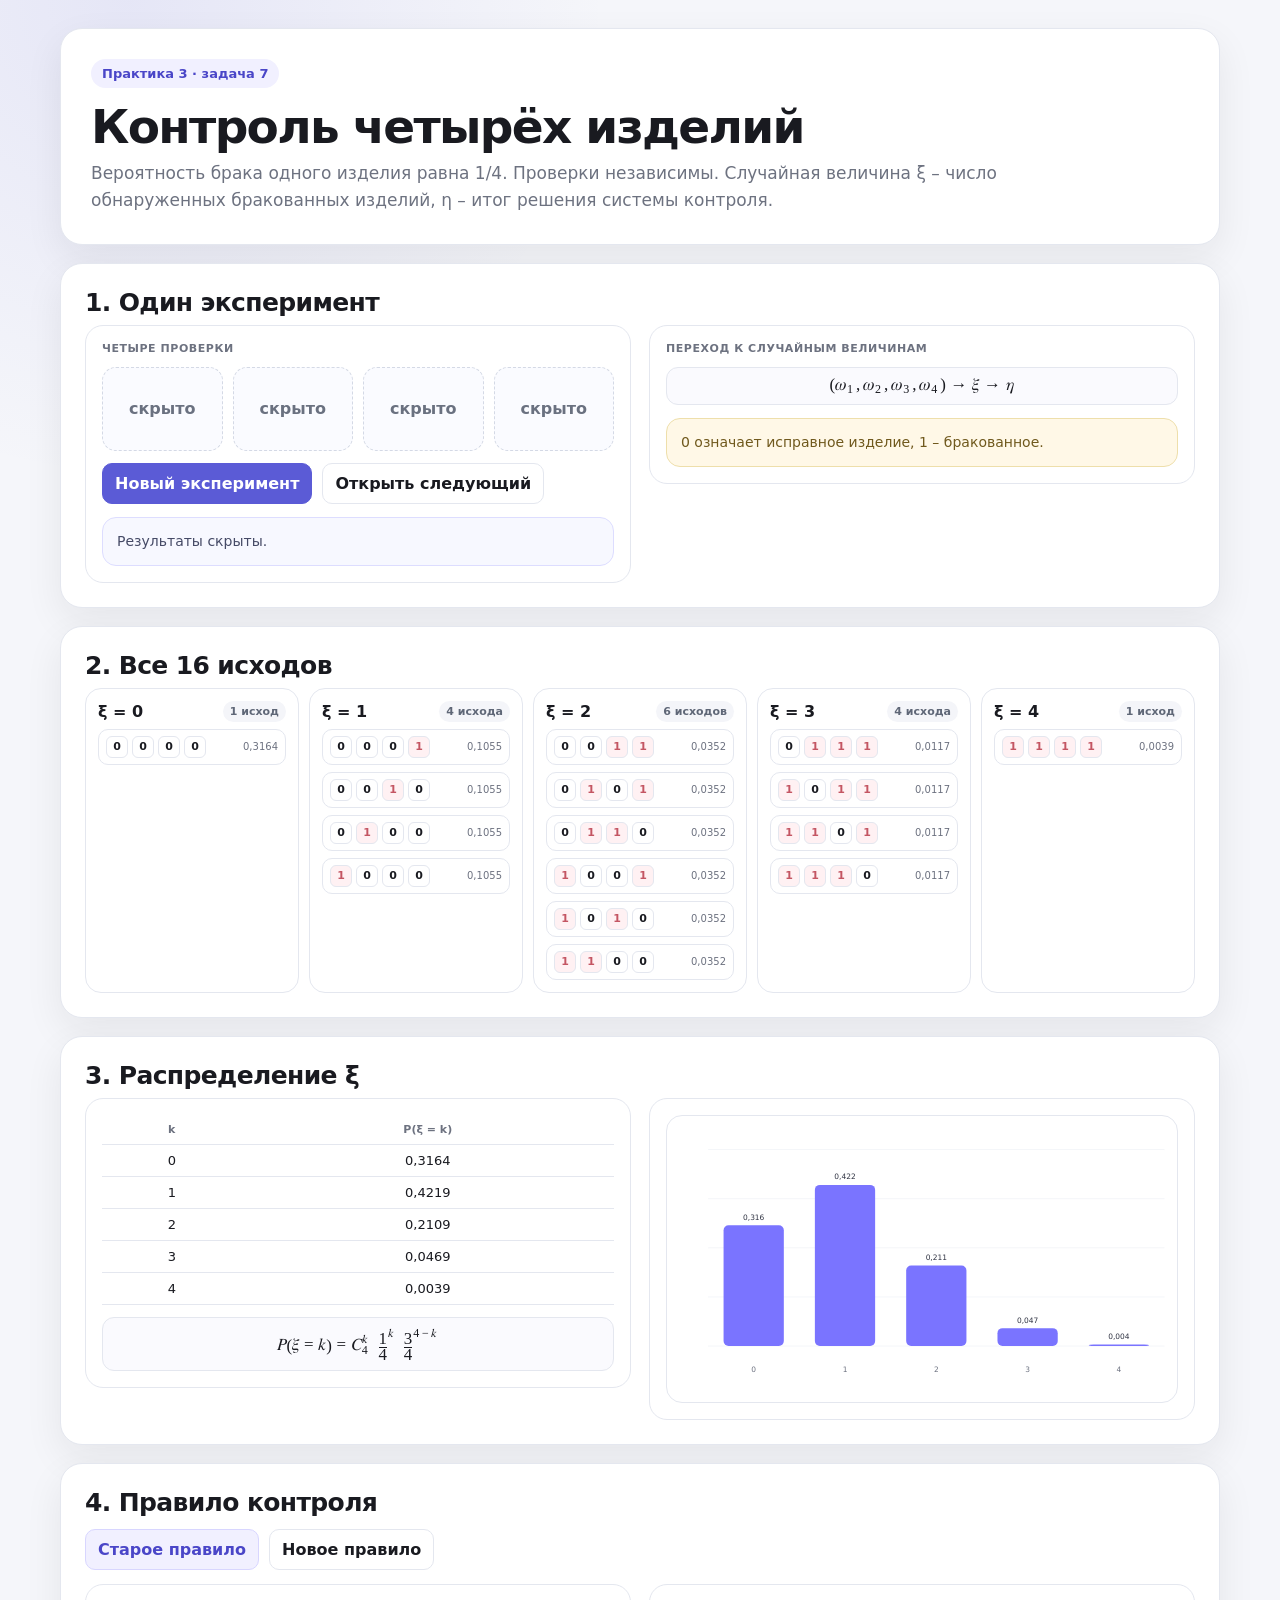
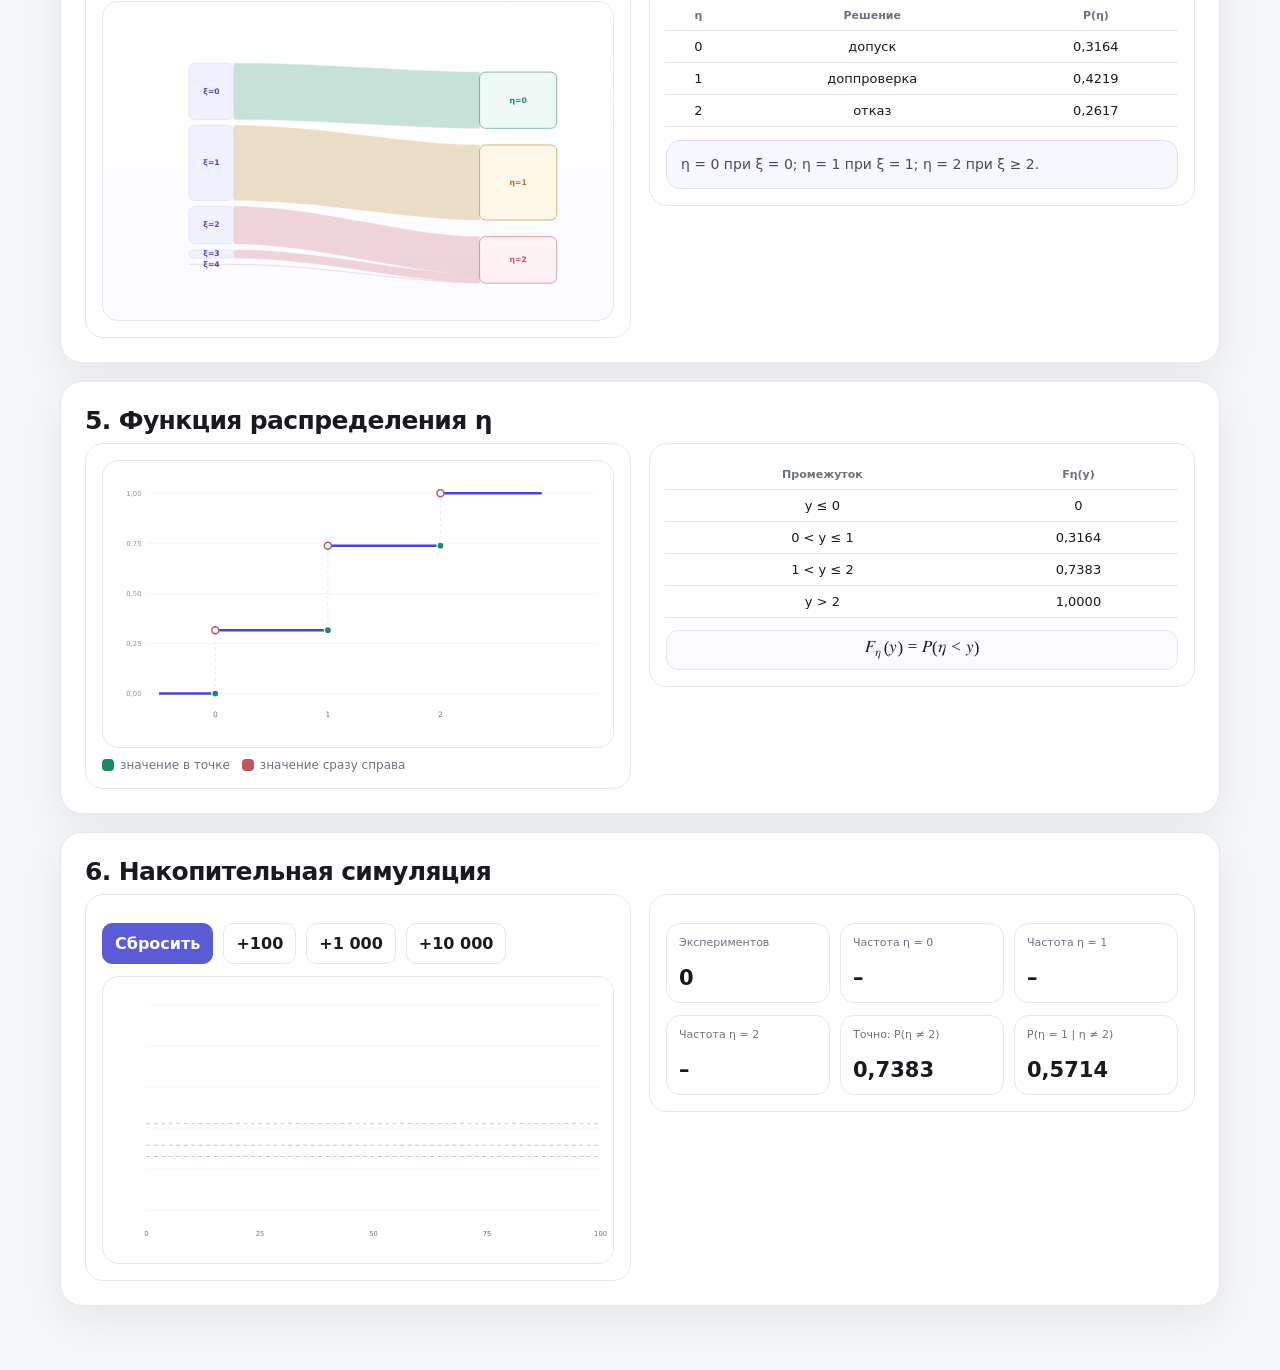
<file: tv_practice3_task7_quality_control.html>
<!doctype html>
<html lang="ru">
<head>
<meta charset="utf-8">
<meta name="viewport" content="width=device-width,initial-scale=1">
<title>Практика 3 – задача 7</title>
<style>
:root{--bg:#f5f6fa;--card:#fff;--ink:#191a20;--muted:#6d7280;--line:#e4e7ef;--violet:#5b5bd6;--violet2:#7a74ff;--violet-soft:#f1f0ff;--green:#1c8a60;--green-soft:#edf9f4;--amber:#b57a10;--amber-soft:#fff8e7;--red:#c45663;--red-soft:#fff1f3;--shadow:0 14px 38px rgba(25,27,35,.07)}
*{box-sizing:border-box}html{scroll-behavior:smooth}body{margin:0;background:radial-gradient(circle at 10% 0%,rgba(91,91,214,.10),transparent 30rem),var(--bg);color:var(--ink);font-family:Inter,system-ui,-apple-system,"Segoe UI",sans-serif}.wrap{width:min(1160px,calc(100% - 28px));margin:28px auto 64px}.hero,.section{background:var(--card);border:1px solid var(--line);border-radius:22px;box-shadow:var(--shadow)}.hero{padding:30px}.section{margin-top:18px;padding:24px}.eyebrow{display:inline-flex;padding:7px 11px;border-radius:999px;background:var(--violet-soft);color:#4a46c8;font-size:13px;font-weight:850}h1{margin:15px 0 8px;font-size:clamp(30px,4vw,47px);line-height:1.04;letter-spacing:-.036em}h2{margin:0 0 8px;font-size:25px;letter-spacing:-.025em}h3{margin:0 0 8px;font-size:16px}.lead{margin:0;color:var(--muted);font-size:17px;line-height:1.58;max-width:980px}.grid2{display:grid;grid-template-columns:1fr 1fr;gap:18px;align-items:start}.card{border:1px solid var(--line);border-radius:18px;padding:16px;background:#fff}.kicker{color:var(--muted);font-size:11px;font-weight:850;letter-spacing:.05em;text-transform:uppercase}.controls{display:flex;gap:10px;flex-wrap:wrap;margin-top:12px}button{border:1px solid var(--line);border-radius:10px;padding:10px 12px;background:#fff;color:var(--ink);font:inherit;font-weight:800;cursor:pointer}button.primary{background:var(--violet);border-color:var(--violet);color:#fff}button.active{background:var(--violet-soft);border-color:#d8d6ff;color:#4a46c8}.single{display:grid;grid-template-columns:repeat(4,1fr);gap:10px;margin-top:12px}.flip{min-height:84px;border:1px dashed #d4d9e5;border-radius:14px;display:grid;place-items:center;background:#fafbff;color:#6a7180;font-weight:850;text-align:center;padding:10px}.flip.ok{border-style:solid;background:#f6f7fb;color:#59606e}.flip.bad{border-style:solid;background:var(--red-soft);color:var(--red)}.context,.note{margin-top:13px;padding:13px 14px;border-radius:14px;font-size:14px;line-height:1.5}.context{border:1px solid #ddddff;background:#f7f8ff;color:#454a66}.note{border:1px solid #eedfab;background:var(--amber-soft);color:#70591d}.groups{display:grid;grid-template-columns:repeat(5,1fr);gap:10px}.group{border:1px solid var(--line);border-radius:16px;padding:12px}.grouphead{display:flex;justify-content:space-between;gap:8px;align-items:center}.badge{font-size:11px;font-weight:850;color:#5f6777;background:#f4f5f9;border-radius:999px;padding:4px 7px}.seq{display:flex;align-items:center;justify-content:space-between;gap:8px;border:1px solid var(--line);border-radius:10px;padding:6px 7px;margin-top:7px}.bits{display:flex;gap:4px}.bit{width:22px;height:22px;border:1px solid var(--line);border-radius:6px;display:grid;place-items:center;font-size:11px;font-weight:850}.bit.bad{background:var(--red-soft);color:var(--red)}.prob{font-size:10px;color:var(--muted)}.table{width:100%;border-collapse:collapse;font-size:13px}.table th,.table td{padding:8px;border-bottom:1px solid var(--line);text-align:center}.table th{font-size:11px;color:var(--muted)}.formula{padding:10px 12px;border:1px solid var(--line);border-radius:12px;background:#fafafe;margin-top:12px}math{font-size:1.06rem}.chart{width:100%;height:auto;display:block;aspect-ratio:16/9;border:1px solid var(--line);border-radius:16px;background:#fff}.flow{width:100%;height:auto;display:block;aspect-ratio:16/10;border:1px solid var(--line);border-radius:16px;background:linear-gradient(180deg,#fff,#fbfbff)}.legend{display:flex;flex-wrap:wrap;gap:12px;margin-top:10px}.legend span{display:flex;align-items:center;gap:6px;font-size:12px;color:var(--muted)}.sw{width:12px;height:12px;border-radius:4px}.stats{display:grid;grid-template-columns:repeat(3,1fr);gap:10px;margin-top:12px}.stat{border:1px solid var(--line);border-radius:14px;padding:12px}.stat .l{font-size:11px;color:var(--muted);min-height:26px}.stat .v{font-size:21px;font-weight:850;margin-top:4px}@media(max-width:950px){.grid2,.groups,.single,.stats{grid-template-columns:1fr}}
</style>
</head>
<body><div class="wrap">
<section class="hero"><div class="eyebrow">Практика 3 · задача 7</div><h1>Контроль четырёх изделий</h1><p class="lead">Вероятность брака одного изделия равна 1/4. Проверки независимы. Случайная величина ξ – число обнаруженных бракованных изделий, η – итог решения системы контроля.</p></section>

<section class="section"><h2>1. Один эксперимент</h2><div class="grid2"><div class="card"><div class="kicker">четыре проверки</div><div id="single" class="single"></div><div class="controls"><button class="primary" onclick="newSingle()">Новый эксперимент</button><button onclick="revealNext()">Открыть следующий</button></div><div id="singleText" class="context">Результаты скрыты.</div></div><div class="card"><div class="kicker">переход к случайным величинам</div><div class="formula"><math display="block"><mrow><mo>(</mo><msub><mi>ω</mi><mn>1</mn></msub><mo>,</mo><msub><mi>ω</mi><mn>2</mn></msub><mo>,</mo><msub><mi>ω</mi><mn>3</mn></msub><mo>,</mo><msub><mi>ω</mi><mn>4</mn></msub><mo>)</mo></mrow><mo>→</mo><mi>ξ</mi><mo>→</mo><mi>η</mi></math></div><div class="note">0 означает исправное изделие, 1 – бракованное.</div></div></div></section>

<section class="section"><h2>2. Все 16 исходов</h2><div id="groups" class="groups"></div></section>

<section class="section"><h2>3. Распределение ξ</h2><div class="grid2"><div class="card"><table class="table"><thead><tr><th>k</th><th>P(ξ = k)</th></tr></thead><tbody id="xiTable"></tbody></table><div class="formula"><math display="block"><mi>P</mi><mo>(</mo><mi>ξ</mi><mo>=</mo><mi>k</mi><mo>)</mo><mo>=</mo><msubsup><mi>C</mi><mn>4</mn><mi>k</mi></msubsup><mspace width="0.4em"></mspace><msup><mfrac><mn>1</mn><mn>4</mn></mfrac><mi>k</mi></msup><mspace width="0.4em"></mspace><msup><mfrac><mn>3</mn><mn>4</mn></mfrac><mrow><mn>4</mn><mo>−</mo><mi>k</mi></mrow></msup></math></div></div><div class="card"><svg id="xiChart" class="chart" viewBox="0 0 820 420"></svg></div></div></section>

<section class="section"><h2>4. Правило контроля</h2><div class="controls"><button id="oldBtn" class="active" onclick="setRule('old')">Старое правило</button><button id="newBtn" onclick="setRule('new')">Новое правило</button></div><div class="grid2" style="margin-top:14px"><div class="card"><svg id="flow" class="flow" viewBox="0 0 860 500"></svg></div><div class="card"><table class="table"><thead><tr><th>η</th><th>Решение</th><th>P(η)</th></tr></thead><tbody id="etaTable"></tbody></table><div id="ruleText" class="context"></div></div></div></section>

<section class="section"><h2>5. Функция распределения η</h2><div class="grid2"><div class="card"><svg id="cdf" class="chart" viewBox="0 0 820 420"></svg><div class="legend"><span><i class="sw" style="background:var(--green)"></i>значение в точке</span><span><i class="sw" style="background:var(--red)"></i>значение сразу справа</span></div></div><div class="card"><table class="table"><thead><tr><th>Промежуток</th><th>Fη(y)</th></tr></thead><tbody id="cdfTable"></tbody></table><div class="formula"><math display="block"><msub><mi>F</mi><mi>η</mi></msub><mo>(</mo><mi>y</mi><mo>)</mo><mo>=</mo><mi>P</mi><mo>(</mo><mi>η</mi><mo>&lt;</mo><mi>y</mi><mo>)</mo></math></div></div></div></section>

<section class="section"><h2>6. Накопительная симуляция</h2><div class="grid2"><div class="card"><div class="controls"><button class="primary" onclick="resetSim()">Сбросить</button><button onclick="addSim(100)">+100</button><button onclick="addSim(1000)">+1 000</button><button onclick="addSim(10000)">+10 000</button></div><svg id="sim" class="chart" viewBox="0 0 820 430" style="margin-top:12px"></svg></div><div class="card"><div class="stats"><div class="stat"><div class="l">Экспериментов</div><div class="v" id="nStat">0</div></div><div class="stat"><div class="l">Частота η = 0</div><div class="v" id="f0">–</div></div><div class="stat"><div class="l">Частота η = 1</div><div class="v" id="f1">–</div></div></div><div class="stats"><div class="stat"><div class="l">Частота η = 2</div><div class="v" id="f2">–</div></div><div class="stat"><div class="l">Точно: P(η ≠ 2)</div><div class="v" id="notReject">–</div></div><div class="stat"><div class="l">P(η = 1 | η ≠ 2)</div><div class="v" id="cond">–</div></div></div></div></div></section>
</div>
<script>
const p=.25; let rule='old'; let bits=[0,0,0,0], reveal=0; let sim={n:0,c:[0,0,0],x:[],a:[],b:[],c2:[]};
function fmt(x,d=4){return x.toFixed(d).replace('.',',')} function C(n,k){let r=1;for(let i=1;i<=k;i++)r=r*(n-k+i)/i;return r}
const xi=[0,1,2,3,4].map(k=>C(4,k)*p**k*(1-p)**(4-k));
function etaOf(k){return rule==='old'?(k===0?0:k===1?1:2):(k===0?0:(k<=2?1:2))} function meaning(y){return y===0?'допуск':y===1?'доппроверка':'отказ'}
function etaDist(){let e=[0,0,0];xi.forEach((q,k)=>e[etaOf(k)]+=q);return e}
function newSingle(){bits=[0,1,2,3].map(()=>Math.random()<p?1:0);reveal=0;renderSingle();document.getElementById('singleText').textContent='Результаты скрыты.'} function revealNext(){if(reveal<4)reveal++;renderSingle();if(reveal===4){const k=bits.reduce((a,b)=>a+b,0),y=etaOf(k);document.getElementById('singleText').textContent=`Исход ${bits.join('')}: ξ = ${k}, η = ${y} (${meaning(y)}).`}}
function renderSingle(){document.getElementById('single').innerHTML=bits.map((b,i)=>`<div class="flip ${i<reveal?(b?'bad':'ok'):''}">${i<reveal?(b?'брак':'исправно'):'скрыто'}</div>`).join('')}
function renderGroups(){let g=[[],[],[],[],[]];for(let m=0;m<16;m++){let a=[];for(let i=3;i>=0;i--)a.push((m>>i)&1);g[a.reduce((x,y)=>x+y,0)].push(a)}document.getElementById('groups').innerHTML=g.map((arr,k)=>`<div class="group"><div class="grouphead"><b>ξ = ${k}</b><span class="badge">${arr.length} исход${arr.length===1?'':arr.length<5?'а':'ов'}</span></div>${arr.map(a=>`<div class="seq"><div class="bits">${a.map(b=>`<span class="bit ${b?'bad':''}">${b}</span>`).join('')}</div><span class="prob">${fmt(p**k*(1-p)**(4-k))}</span></div>`).join('')}</div>`).join('')}
function bars(){document.getElementById('xiTable').innerHTML=xi.map((q,k)=>`<tr><td>${k}</td><td>${fmt(q)}</td></tr>`).join('');const s=document.getElementById('xiChart');s.innerHTML='';const W=820,H=420,L=66,R=20,T=34,B=70,pw=W-L-R,ph=H-T-B,mx=Math.max(...xi);for(let j=0;j<=4;j++){let y=T+ph*j/4;s.innerHTML+=`<line x1="${L}" y1="${y}" x2="${L+pw}" y2="${y}" stroke="#eef0f5"/>`}xi.forEach((v,i)=>{let st=pw/5,x=L+i*st+st*.17,bw=st*.66,h=v/mx*ph*.82;s.innerHTML+=`<rect x="${x}" y="${T+ph-h}" width="${bw}" height="${h}" rx="8" fill="#7a74ff"/><text x="${x+bw/2}" y="${T+ph-h-9}" text-anchor="middle" fill="#303443" font-size="12">${fmt(v,3)}</text><text x="${x+bw/2}" y="${H-28}" text-anchor="middle" fill="#6d7280" font-size="12">${i}</text>`})}
function setRule(r){rule=r;document.getElementById('oldBtn').classList.toggle('active',r==='old');document.getElementById('newBtn').classList.toggle('active',r==='new');renderRule();resetSim();if(reveal===4)revealNext()}
function renderRule(){const e=etaDist();document.getElementById('etaTable').innerHTML=[0,1,2].map(y=>`<tr><td>${y}</td><td>${meaning(y)}</td><td>${fmt(e[y])}</td></tr>`).join('');document.getElementById('ruleText').textContent=rule==='old'?'η = 0 при ξ = 0; η = 1 при ξ = 1; η = 2 при ξ ≥ 2.':'η = 0 при ξ = 0; η = 1 при ξ = 1 или 2; η = 2 при ξ ≥ 3.';document.getElementById('notReject').textContent=fmt(e[0]+e[1]);document.getElementById('cond').textContent=fmt(e[1]/(e[0]+e[1]));drawFlow(e);drawCdf(e)}
function drawFlow(e){const s=document.getElementById('flow');s.innerHTML='';let ly=85,ry=100,scale=300;const L=[],R=[];xi.forEach((q,k)=>{let h=q*scale;L.push({k,q,y:ly,h});ly+=h+10});e.forEach((q,y)=>{let h=q*scale;R.push({y,q,y0:ry,h,cursor:ry});ry+=h+28});L.forEach(n=>s.innerHTML+=`<rect x="145" y="${n.y}" width="76" height="${n.h}" rx="10" fill="#f1f0ff" stroke="#d8d6ff"/><text x="183" y="${n.y+n.h/2+4}" text-anchor="middle" fill="#4a46c8" font-size="13" font-weight="700">ξ=${n.k}</text>`);const cs=['#1c8a60','#b57a10','#c45663'];R.forEach(n=>{let bg=n.y===0?'#edf9f4':n.y===1?'#fff8e7':'#fff1f3';s.innerHTML+=`<rect x="635" y="${n.y0}" width="130" height="${n.h}" rx="10" fill="${bg}" stroke="${cs[n.y]}" opacity=".9"/><text x="700" y="${n.y0+n.h/2+4}" text-anchor="middle" fill="${cs[n.y]}" font-size="13" font-weight="700">η=${n.y}</text>`});L.forEach(n=>{let t=R[etaOf(n.k)],y0=t.cursor,y1=y0+n.h;t.cursor=y1;let sx=221,tx=635,c1=365,c2=515,d=`M ${sx} ${n.y} C ${c1} ${n.y},${c2} ${y0},${tx} ${y0} L ${tx} ${y1} C ${c2} ${y1},${c1} ${n.y+n.h},${sx} ${n.y+n.h} Z`;s.innerHTML+=`<path d="${d}" fill="${cs[t.y]}" opacity=".24" stroke="${cs[t.y]}" stroke-opacity=".4"/>`})}
function drawCdf(e){const s=document.getElementById('cdf');s.innerHTML='';const W=820,H=420,L=72,R=24,T=32,B=66,pw=W-L-R,ph=H-T-B;let X=x=>L+(x+.6)/4*pw,Y=y=>T+(1-y)*ph;for(let j=0;j<=4;j++){let yy=T+ph*j/4;s.innerHTML+=`<line x1="${L}" y1="${yy}" x2="${L+pw}" y2="${yy}" stroke="#eef0f5"/><text x="${L-10}" y="${yy+4}" text-anchor="end" fill="#8a90a0" font-size="11">${fmt((4-j)/4,2)}</text>`}let a=e[0],b=e[0]+e[1];[[-.5,0,0],[0,1,a],[1,2,b],[2,2.9,1]].forEach(z=>s.innerHTML+=`<line x1="${X(z[0])}" y1="${Y(z[2])}" x2="${X(z[1])}" y2="${Y(z[2])}" stroke="#4a46c8" stroke-width="4"/>`);[[0,0,a],[1,a,b],[2,b,1]].forEach(z=>s.innerHTML+=`<line x1="${X(z[0])}" y1="${Y(z[1])}" x2="${X(z[0])}" y2="${Y(z[2])}" stroke="#d8dbe5" stroke-dasharray="5 5"/>`);[[0,0],[1,a],[2,b]].forEach(z=>s.innerHTML+=`<circle cx="${X(z[0])}" cy="${Y(z[1])}" r="5.6" fill="#1c8a60" stroke="#fff" stroke-width="2"/>`);[[0,a],[1,b],[2,1]].forEach(z=>s.innerHTML+=`<circle cx="${X(z[0])}" cy="${Y(z[1])}" r="5.6" fill="#fff" stroke="#c45663" stroke-width="2.4"/>`);[0,1,2].forEach(x=>s.innerHTML+=`<text x="${X(x)}" y="${H-28}" text-anchor="middle" fill="#6d7280" font-size="12">${x}</text>`);document.getElementById('cdfTable').innerHTML=`<tr><td>y ≤ 0</td><td>0</td></tr><tr><td>0 &lt; y ≤ 1</td><td>${fmt(a)}</td></tr><tr><td>1 &lt; y ≤ 2</td><td>${fmt(b)}</td></tr><tr><td>y &gt; 2</td><td>1,0000</td></tr>`}
function resetSim(){sim={n:0,c:[0,0,0],x:[],a:[],b:[],c2:[]};stat();drawSim()} function addSim(q){for(let t=0;t<q;t++){let k=0;for(let i=0;i<4;i++)if(Math.random()<p)k++;sim.c[etaOf(k)]++;sim.n++;if(sim.n<=200||sim.n%100===0){sim.x.push(sim.n);sim.a.push(sim.c[0]/sim.n);sim.b.push(sim.c[1]/sim.n);sim.c2.push(sim.c[2]/sim.n)}}stat();drawSim()} function stat(){document.getElementById('nStat').textContent=sim.n;if(sim.n){f0.textContent=fmt(sim.c[0]/sim.n);f1.textContent=fmt(sim.c[1]/sim.n);f2.textContent=fmt(sim.c[2]/sim.n)}else f0.textContent=f1.textContent=f2.textContent='–'}
function drawSim(){const s=document.getElementById('sim');s.innerHTML='';const e=etaDist(),W=820,H=430,L=70,R=20,T=30,B=70,pw=W-L-R,ph=H-T-B,mx=Math.max(100,sim.n),X=n=>L+n/mx*pw,Y=v=>T+(1-v)*ph,cs=['#1c8a60','#b57a10','#c45663'];for(let j=0;j<=5;j++){let y=T+ph*j/5;s.innerHTML+=`<line x1="${L}" y1="${y}" x2="${L+pw}" y2="${y}" stroke="#eef0f5"/>`}e.forEach((v,i)=>s.innerHTML+=`<line x1="${L}" y1="${Y(v)}" x2="${L+pw}" y2="${Y(v)}" stroke="${cs[i]}" stroke-dasharray="6 6" opacity=".65"/>`);[[sim.a,0],[sim.b,1],[sim.c2,2]].forEach(([a,i])=>{if(a.length<2)return;let d=`M ${X(sim.x[0])} ${Y(a[0])}`;for(let j=1;j<a.length;j++)d+=` L ${X(sim.x[j])} ${Y(a[j])}`;s.innerHTML+=`<path d="${d}" fill="none" stroke="${cs[i]}" stroke-width="2.5"/>`});[0,mx/4,mx/2,3*mx/4,mx].forEach(v=>s.innerHTML+=`<text x="${X(v)}" y="${H-28}" text-anchor="middle" fill="#6d7280" font-size="11">${Math.round(v)}</text>`)}
renderGroups();bars();newSingle();renderRule();resetSim();
</script></body></html>
</file>
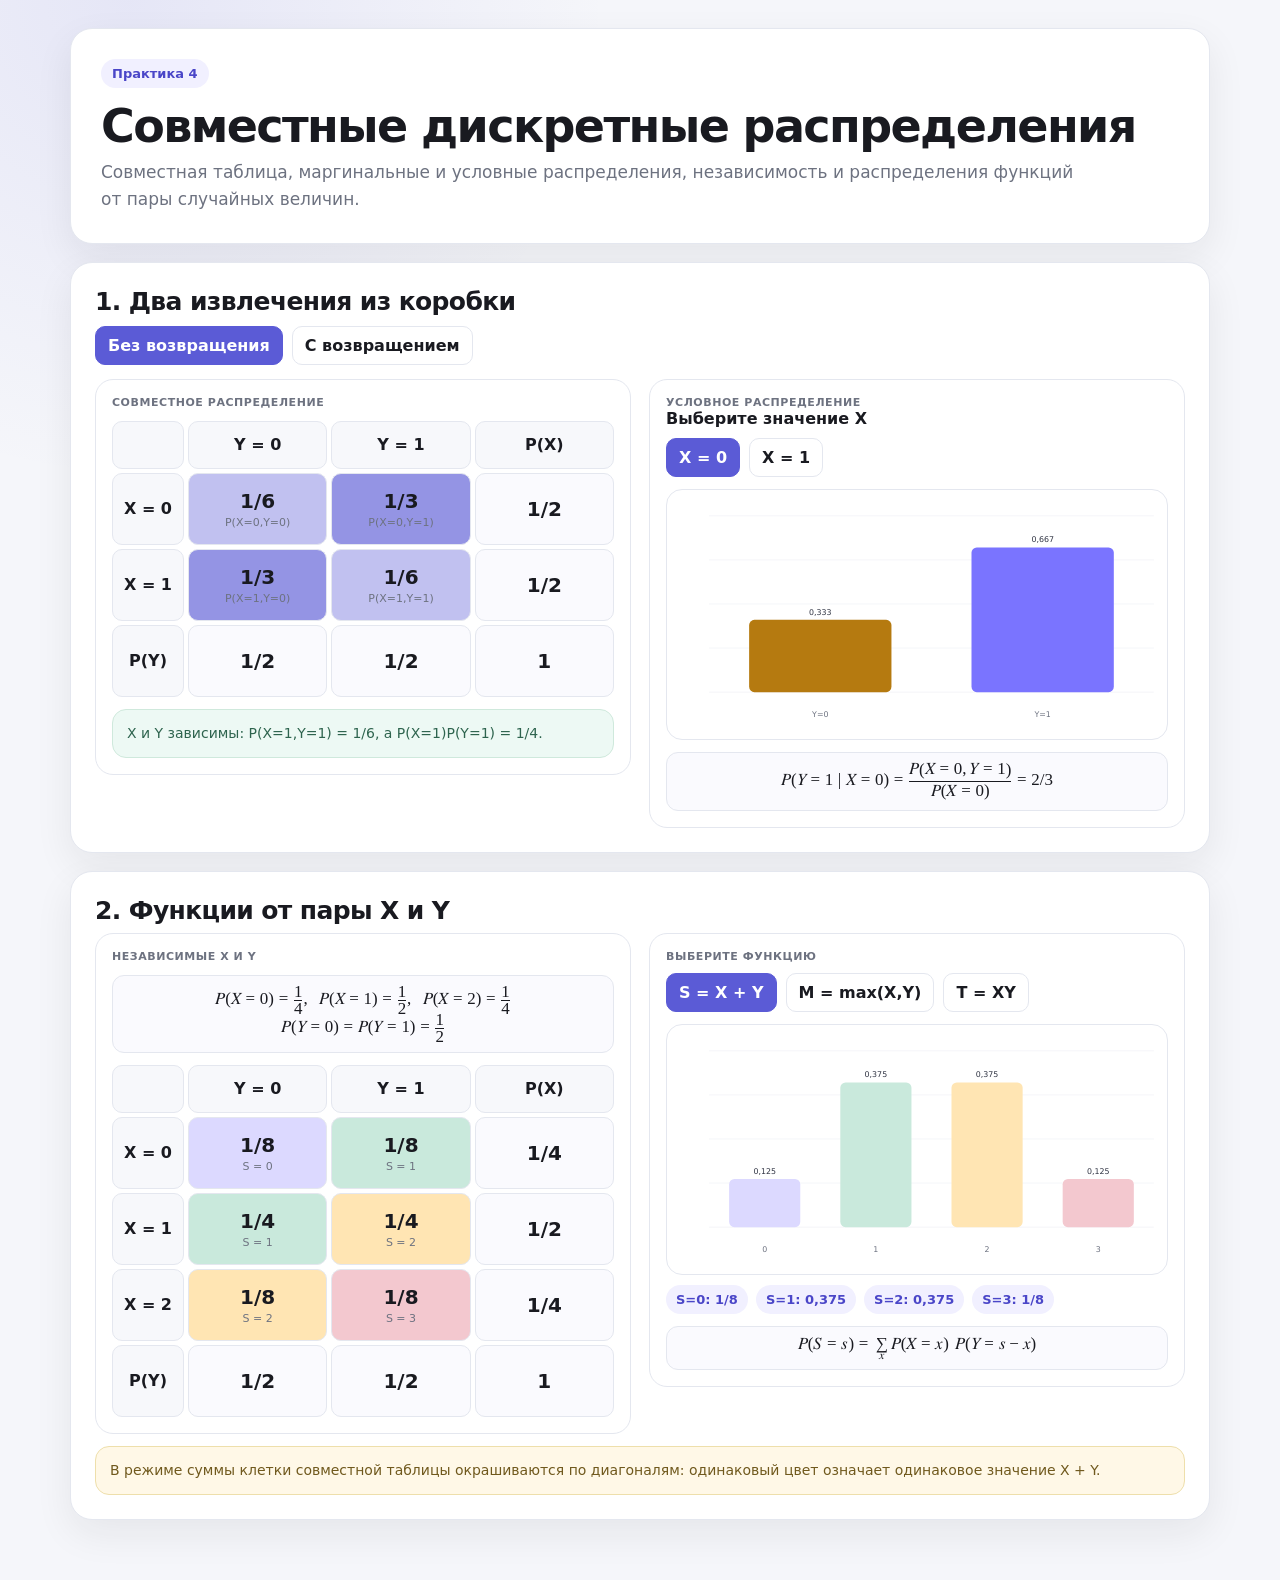
<file: tv_practice4_joint_distributions.html>
<!doctype html>
<html lang="ru">
<head>
<meta charset="utf-8"><meta name="viewport" content="width=device-width,initial-scale=1">
<title>Практика 4 – совместные распределения</title>
<style>
:root{--bg:#f5f6fa;--card:#fff;--ink:#191a20;--muted:#6d7280;--line:#e4e7ef;--violet:#5b5bd6;--violet2:#7a74ff;--violet-soft:#f1f0ff;--green:#1c8a60;--green-soft:#edf9f4;--amber:#b57a10;--amber-soft:#fff8e7;--red:#c45663;--red-soft:#fff1f3;--shadow:0 14px 38px rgba(25,27,35,.07)}
*{box-sizing:border-box}body{margin:0;background:radial-gradient(circle at 10% 0%,rgba(91,91,214,.10),transparent 30rem),var(--bg);color:var(--ink);font-family:Inter,system-ui,-apple-system,"Segoe UI",sans-serif}.wrap{width:min(1140px,calc(100% - 28px));margin:28px auto 60px}.hero,.section{background:#fff;border:1px solid var(--line);border-radius:22px;box-shadow:var(--shadow)}.hero{padding:30px}.section{margin-top:18px;padding:24px}.eyebrow{display:inline-flex;padding:7px 11px;border-radius:999px;background:var(--violet-soft);color:#4a46c8;font-size:13px;font-weight:850}h1{margin:15px 0 8px;font-size:clamp(30px,4vw,46px);line-height:1.04;letter-spacing:-.035em}h2{margin:0 0 8px;font-size:25px;letter-spacing:-.025em}h3{margin:0 0 8px;font-size:16px}.lead{margin:0;color:var(--muted);font-size:17px;line-height:1.58;max-width:980px}.grid2{display:grid;grid-template-columns:1fr 1fr;gap:18px;align-items:start}.card{border:1px solid var(--line);border-radius:18px;padding:16px;background:#fff}.kicker{font-size:11px;color:var(--muted);font-weight:850;letter-spacing:.05em;text-transform:uppercase}.controls{display:flex;gap:9px;flex-wrap:wrap;margin-top:10px}button{border:1px solid var(--line);border-radius:10px;padding:9px 12px;background:#fff;color:var(--ink);font:inherit;font-weight:800;cursor:pointer}button.active{background:var(--violet);border-color:var(--violet);color:#fff}.matrix{display:grid;gap:4px;margin-top:12px}.cell{min-height:72px;border:1px solid var(--line);border-radius:10px;padding:8px;display:flex;flex-direction:column;justify-content:center;align-items:center;text-align:center}.cell.head{background:#f7f8fb;min-height:48px;font-weight:850}.cell.margin{background:#fafafe}.cell .big{font-size:20px;font-weight:850}.cell .sub{font-size:11px;color:var(--muted);margin-top:3px}.formula{padding:10px 12px;border:1px solid var(--line);border-radius:12px;background:#fafafe;margin-top:12px}math{font-size:1.06rem}.bars{width:100%;height:auto;display:block;aspect-ratio:16/8;border:1px solid var(--line);border-radius:16px;background:#fff}.result{margin-top:12px;padding:13px 14px;border-radius:14px;background:var(--green-soft);border:1px solid #cfe9dc;color:#2e644e;font-size:14px;line-height:1.5}.note{margin-top:12px;padding:13px 14px;border-radius:14px;background:var(--amber-soft);border:1px solid #eedfab;color:#70591d;font-size:14px;line-height:1.5}.dist{display:flex;gap:8px;flex-wrap:wrap;margin-top:10px}.pill{padding:7px 10px;border-radius:999px;background:var(--violet-soft);color:#4a46c8;font-size:13px;font-weight:800}.legend{font-size:12px;color:var(--muted);line-height:1.5;margin-top:8px}@media(max-width:900px){.grid2{grid-template-columns:1fr}}
</style>
</head>
<body><div class="wrap">
<section class="hero"><div class="eyebrow">Практика 4</div><h1>Совместные дискретные распределения</h1><p class="lead">Совместная таблица, маргинальные и условные распределения, независимость и распределения функций от пары случайных величин.</p></section>

<section class="section"><h2>1. Два извлечения из коробки</h2><div class="controls"><button id="nrBtn" class="active" onclick="setMode('nr')">Без возвращения</button><button id="wrBtn" onclick="setMode('wr')">С возвращением</button></div><div class="grid2" style="margin-top:14px"><div class="card"><div class="kicker">совместное распределение</div><div id="m1" class="matrix"></div><div id="indep1" class="result"></div></div><div class="card"><div class="kicker">условное распределение</div><h3>Выберите значение X</h3><div class="controls"><button id="cx0" class="active" onclick="setCond(0)">X = 0</button><button id="cx1" onclick="setCond(1)">X = 1</button></div><svg id="condChart" class="bars" viewBox="0 0 760 360" style="margin-top:12px"></svg><div id="condText" class="formula"></div></div></div></section>

<section class="section"><h2>2. Функции от пары X и Y</h2><div class="grid2"><div class="card"><div class="kicker">независимые X и Y</div><div class="formula"><math display="block"><mrow><mi>P</mi><mo>(</mo><mi>X</mi><mo>=</mo><mn>0</mn><mo>)</mo><mo>=</mo><mfrac><mn>1</mn><mn>4</mn></mfrac><mo>,</mo><mspace width="0.5em"></mspace><mi>P</mi><mo>(</mo><mi>X</mi><mo>=</mo><mn>1</mn><mo>)</mo><mo>=</mo><mfrac><mn>1</mn><mn>2</mn></mfrac><mo>,</mo><mspace width="0.5em"></mspace><mi>P</mi><mo>(</mo><mi>X</mi><mo>=</mo><mn>2</mn><mo>)</mo><mo>=</mo><mfrac><mn>1</mn><mn>4</mn></mfrac></mrow></math><math display="block"><mi>P</mi><mo>(</mo><mi>Y</mi><mo>=</mo><mn>0</mn><mo>)</mo><mo>=</mo><mi>P</mi><mo>(</mo><mi>Y</mi><mo>=</mo><mn>1</mn><mo>)</mo><mo>=</mo><mfrac><mn>1</mn><mn>2</mn></mfrac></math></div><div id="m2" class="matrix"></div></div><div class="card"><div class="kicker">выберите функцию</div><div class="controls"><button id="sumBtn" class="active" onclick="setTransform('sum')">S = X + Y</button><button id="maxBtn" onclick="setTransform('max')">M = max(X,Y)</button><button id="prodBtn" onclick="setTransform('prod')">T = XY</button></div><svg id="distChart" class="bars" viewBox="0 0 760 360" style="margin-top:12px"></svg><div id="distPills" class="dist"></div><div id="conv" class="formula"></div></div></div><div class="note">В режиме суммы клетки совместной таблицы окрашиваются по диагоналям: одинаковый цвет означает одинаковое значение X + Y.</div></section>
</div>
<script>
let mode='nr',condX=0,transform='sum';
const Jnr=[[1/6,1/3],[1/3,1/6]], Jwr=[[1/4,1/4],[1/4,1/4]], J2=[[1/8,1/8],[1/4,1/4],[1/8,1/8]];
function fmt(x,d=3){return x.toFixed(d).replace('.',',')} function frac(x){for(const [v,s] of [[1/8,'1/8'],[1/6,'1/6'],[1/4,'1/4'],[1/3,'1/3'],[1/2,'1/2'],[2/3,'2/3'],[5/8,'5/8']])if(Math.abs(x-v)<1e-9)return s;return fmt(x)}
function heat(v,max){let a=.10+.55*v/max;return `rgba(91,91,214,${a})`}
function setMode(m){mode=m;nrBtn.classList.toggle('active',m==='nr');wrBtn.classList.toggle('active',m==='wr');render1()} function setCond(x){condX=x;cx0.classList.toggle('active',x===0);cx1.classList.toggle('active',x===1);renderCond()}
function render1(){const J=mode==='nr'?Jnr:Jwr,row=J.map(r=>r[0]+r[1]),col=[J[0][0]+J[1][0],J[0][1]+J[1][1]],mx=Math.max(...J.flat());m1.style.gridTemplateColumns='72px 1fr 1fr 1fr';let h=`<div class="cell head"></div><div class="cell head">Y = 0</div><div class="cell head">Y = 1</div><div class="cell head">P(X)</div>`;for(let x=0;x<2;x++){h+=`<div class="cell head">X = ${x}</div>`;for(let y=0;y<2;y++)h+=`<div class="cell" style="background:${heat(J[x][y],mx)}"><div class="big">${frac(J[x][y])}</div><div class="sub">P(X=${x},Y=${y})</div></div>`;h+=`<div class="cell margin"><div class="big">${frac(row[x])}</div></div>`}h+=`<div class="cell head">P(Y)</div><div class="cell margin"><div class="big">${frac(col[0])}</div></div><div class="cell margin"><div class="big">${frac(col[1])}</div></div><div class="cell margin"><div class="big">1</div></div>`;m1.innerHTML=h;indep1.innerHTML=mode==='nr'?`X и Y зависимы: P(X=1,Y=1) = 1/6, а P(X=1)P(Y=1) = 1/4.`:`X и Y независимы: каждая клетка равна произведению соответствующих маргинальных вероятностей.`;renderCond()}
function renderCond(){const J=mode==='nr'?Jnr:Jwr,row=J[condX][0]+J[condX][1],v=[J[condX][0]/row,J[condX][1]/row];drawBars('condChart',['Y=0','Y=1'],v,['#b57a10','#7a74ff']);condText.innerHTML=`<math display="block"><mi>P</mi><mo>(</mo><mi>Y</mi><mo>=</mo><mn>1</mn><mo>|</mo><mi>X</mi><mo>=</mo><mn>${condX}</mn><mo>)</mo><mo>=</mo><mfrac><mrow><mi>P</mi><mo>(</mo><mi>X</mi><mo>=</mo><mn>${condX}</mn><mo>,</mo><mi>Y</mi><mo>=</mo><mn>1</mn><mo>)</mo></mrow><mrow><mi>P</mi><mo>(</mo><mi>X</mi><mo>=</mo><mn>${condX}</mn><mo>)</mo></mrow></mfrac><mo>=</mo><mtext>${frac(v[1])}</mtext></math>`}
function setTransform(t){transform=t;sumBtn.classList.toggle('active',t==='sum');maxBtn.classList.toggle('active',t==='max');prodBtn.classList.toggle('active',t==='prod');render2()}
function g(x,y){return transform==='sum'?x+y:transform==='max'?Math.max(x,y):x*y}
function render2(){let vals=[];for(let x=0;x<3;x++)for(let y=0;y<2;y++)vals.push(g(x,y));const uniq=[...new Set(vals)].sort((a,b)=>a-b),colors=['#dcd9ff','#c9e9dc','#ffe5b3','#f3c8cf'];m2.style.gridTemplateColumns='72px 1fr 1fr 1fr';let h=`<div class="cell head"></div><div class="cell head">Y = 0</div><div class="cell head">Y = 1</div><div class="cell head">P(X)</div>`;for(let x=0;x<3;x++){h+=`<div class="cell head">X = ${x}</div>`;for(let y=0;y<2;y++){let z=g(x,y),ci=uniq.indexOf(z);h+=`<div class="cell" style="background:${colors[ci]}"><div class="big">${frac(J2[x][y])}</div><div class="sub">${transform==='sum'?'S':transform==='max'?'M':'T'} = ${z}</div></div>`}let r=J2[x][0]+J2[x][1];h+=`<div class="cell margin"><div class="big">${frac(r)}</div></div>`}h+=`<div class="cell head">P(Y)</div><div class="cell margin"><div class="big">1/2</div></div><div class="cell margin"><div class="big">1/2</div></div><div class="cell margin"><div class="big">1</div></div>`;m2.innerHTML=h;let d={};for(let x=0;x<3;x++)for(let y=0;y<2;y++){let z=g(x,y);d[z]=(d[z]||0)+J2[x][y]}let xs=Object.keys(d).map(Number).sort((a,b)=>a-b),ps=xs.map(x=>d[x]);drawBars('distChart',xs.map(String),ps,colors);distPills.innerHTML=xs.map((x,i)=>`<span class="pill">${transform==='sum'?'S':transform==='max'?'M':'T'}=${x}: ${frac(ps[i])}</span>`).join('');conv.innerHTML=transform==='sum'?`<math display="block"><mi>P</mi><mo>(</mo><mi>S</mi><mo>=</mo><mi>s</mi><mo>)</mo><mo>=</mo><munder><mo>∑</mo><mi>x</mi></munder><mi>P</mi><mo>(</mo><mi>X</mi><mo>=</mo><mi>x</mi><mo>)</mo><mspace width="0.35em"></mspace><mi>P</mi><mo>(</mo><mi>Y</mi><mo>=</mo><mi>s</mi><mo>−</mo><mi>x</mi><mo>)</mo></math>`:`Вероятности клеток с одинаковым значением функции складываются.`}
function drawBars(id,labels,values,colors){const s=document.getElementById(id),W=760,H=360,L=64,R=20,T=30,B=62,pw=W-L-R,ph=H-T-B,m=Math.max(...values,.01);s.innerHTML='';for(let j=0;j<=4;j++){let y=T+ph*j/4;s.innerHTML+=`<line x1="${L}" y1="${y}" x2="${L+pw}" y2="${y}" stroke="#eef0f5"/>`}let st=pw/labels.length;values.forEach((v,i)=>{let x=L+i*st+st*.18,bw=st*.64,h=v/m*ph*.82,c=colors[i%colors.length];s.innerHTML+=`<rect x="${x}" y="${T+ph-h}" width="${bw}" height="${h}" rx="8" fill="${c}"/><text x="${x+bw/2}" y="${T+ph-h-8}" text-anchor="middle" fill="#303443" font-size="12">${fmt(v)}</text><text x="${x+bw/2}" y="${H-24}" text-anchor="middle" fill="#6d7280" font-size="12">${labels[i]}</text>`})}
render1();render2();
</script></body></html>
</file>
<file: lab3-4/assets/style.css>
:root{--paper:#f4f2ed;--ink:#223039;--muted:#6b777b;--edge:#d7d9d4;--deep:#172a33;--deep2:#1d343e;--teal:#87cfc2;--amber:#f3b76a;--serif:Georgia,'Times New Roman',serif;--sans:Inter, -apple-system, BlinkMacSystemFont,'Segoe UI',Arial,sans-serif}*{box-sizing:border-box}html{scroll-behavior:smooth}body{margin:0;background:var(--paper);font-family:var(--sans);color:var(--ink);-webkit-font-smoothing:antialiased}button,input,select,textarea{font:inherit}button{cursor:pointer}button:disabled{opacity:.43;cursor:not-allowed}a{color:inherit}.page{max-width:1500px;margin:0 auto;padding:0 54px}.topbar{height:91px;border-bottom:1px solid var(--edge);display:flex;align-items:center;justify-content:space-between;gap:24px}.brand{text-decoration:none;display:flex;align-items:center;gap:17px}.brand-symbol{font-size:29px;font-weight:850;letter-spacing:-2px;line-height:1}.brand-dot{color:#a85c37}.brand-caption{font-size:10px;text-transform:uppercase;letter-spacing:1.6px;line-height:1.65;color:var(--muted);border-left:1px solid #cbd0cc;padding-left:16px}.top-controls{display:flex;align-items:center;gap:22px}.top-control{font-size:10px;letter-spacing:1px;text-transform:uppercase;color:var(--muted);display:flex;gap:9px;align-items:center}.top-control select{background:transparent;border:none;border-bottom:1px solid #899395;padding:7px 5px 7px 0;max-width:220px;color:var(--ink);font-size:13px;letter-spacing:0;text-transform:none;outline-offset:3px}.icon-button{border:1px solid #c7cdcc;border-radius:100%;background:transparent;width:35px;height:35px;font-size:19px}.step-nav{display:flex;gap:0;border-bottom:1px solid var(--edge);position:sticky;top:0;background:rgba(244,242,237,.96);z-index:20;backdrop-filter:blur(9px)}.step{color:#828b8c;display:inline-flex;align-items:center;gap:9px;padding:15px 28px 14px 0;margin-right:25px;text-decoration:none;text-transform:uppercase;letter-spacing:1px;font-size:10px;border-bottom:2px solid transparent;white-space:nowrap}.step span{font-family:var(--serif);font-size:14px;color:#a5a9a7}.step:hover,.step.active{color:#23373d}.step.active{border-color:#c17d43}.intro{padding:69px 0 49px;display:grid;grid-template-columns: minmax(0,1.75fr) minmax(290px,.72fr);gap:75px;align-items:end}.kicker,.small-cap{font-size:10px;font-weight:750;letter-spacing:1.65px;text-transform:uppercase}.kicker{color:#647f80}.signal-dot{display:inline-block;width:7px;height:7px;background:#a5653e;border-radius:50%;margin-right:8px}.intro h1{font-family:var(--serif);font-size:clamp(40px,5vw,72px);line-height:.98;letter-spacing:-2.5px;font-weight:500;margin:21px 0}.intro-lede{font-size:17px;line-height:1.65;max-width:780px;margin:0;color:#607075}.brief-question{padding-left:24px;border-left:2px solid #c8a67c}.brief-question .small-cap{color:#a26d42}.brief-question p{font:21px/1.34 var(--serif);margin:12px 0}.brief-question span{font-size:12px;color:var(--muted)}.instrument{background:var(--deep);color:#e9f0ee;border:1px solid #233b45;box-shadow:0 22px 44px rgba(27,40,44,.12)}.instrument-heading{display:flex;justify-content:space-between;gap:26px;padding:29px 35px 23px;border-bottom:1px solid #3a4d55}.instrument-heading .small-cap,.instrument-heading span{color:#94a9b0}.instrument-heading h2{font:normal 30px/1.2 var(--serif);margin:9px 0 7px;letter-spacing:-.5px}.instrument-heading p{margin:0;font-size:13px;line-height:1.5;color:#a8b8bc;max-width:600px}.instrument-state{font-size:12px;align-self:center;display:flex;gap:9px;white-space:nowrap;color:#b9c8c9}.state-light{background:#75c6ad;border-radius:50%;width:7px;height:7px;box-shadow:0 0 0 4px #75c6ad20}.state-light.pulse{background:#f6bc79;box-shadow:0 0 0 7px #f6bc7930}.instrument-body{display:grid;grid-template-columns:.84fr 1.16fr;min-height:490px}.apparatus-zone{border-right:1px solid #3a4d55;padding:26px 29px 26px 35px}.apparatus-top,.trace-top{display:flex;justify-content:space-between;gap:12px;font-size:10px;font-weight:700;color:#8fa9b0;letter-spacing:1.5px;text-transform:uppercase}.apparatus-top span:last-child{letter-spacing:0}.apparatus-zone svg{display:block;width:100%;max-height:250px;margin:6px auto 4px}.apparatus-foot{display:grid;grid-template-columns:1fr 1.4fr 1fr;gap:6px;color:#9cadb2;font-size:10px;border-top:1px solid #314a53;padding:20px 0}.apparatus-foot>div{display:flex;align-items:center;gap:7px}.indicator{border:1px solid #58666d;color:#98a9b1;border-radius:4px;padding:3px 5px;font-size:10px}.indicator.active{color:#baf1dd;border-color:#629f96}.instrument-actions{display:flex;gap:9px;margin-top:12px}.action-primary,.action-secondary,.action-dark,.action-outline{border:0;border-radius:2px;min-height:47px;padding:13px 17px;font-size:12px;font-weight:700;letter-spacing:.15px;display:inline-flex;justify-content:space-between;align-items:center;gap:12px;transition:transform .2s,background .2s}.action-primary:hover:not(:disabled),.action-secondary:hover:not(:disabled),.action-dark:hover:not(:disabled){transform:translateY(-2px)}.action-primary{background:#a9dcca;color:#19333b;flex:1}.action-primary:hover{background:#c0eadc}.action-secondary{border:1px solid #536a70;background:transparent;color:#edf4f1}.action-secondary:hover{background:#2f4851}.action-symbol{font-size:17px}.micro-note{color:#95a9ae;font-size:11px;line-height:1.6;margin-top:12px}.trace-zone{padding:27px 31px 20px;min-width:0}.trace-top>div{display:flex;flex-direction:column;gap:7px}.trace-top #trace-sub{font-size:10px;letter-spacing:0;text-transform:none;font-weight:400}.count{font-family:var(--serif);font-size:17px;color:#e3e8e5}.trace-zone svg{width:100%;min-height:330px;display:block;margin:16px 0 0}.trace-legend{display:flex;flex-wrap:wrap;gap:16px;font-size:10px;color:#a6b8be}.trace-legend>span{display:inline-flex;align-items:center;gap:6px}.dot{width:6px;height:6px;border-radius:50%;display:inline-block}.entry{background:#84dac0}.middle{background:#e0b171}.finish{background:#b2c9ce}.measure-bar{border-top:1px solid #3a4d55;display:grid;grid-template-columns:1fr minmax(290px,1.2fr);gap:26px;padding:25px 35px 28px}.measure-intro .small-cap{color:#a1b8bb}.measure-intro p{margin:8px 0 0;font-size:13px;color:#d0dfdf;line-height:1.5}.range-top,.range-foot{display:flex;justify-content:space-between;font-size:12px;color:#d9e6e5}.range-top strong{color:#f0bd83}.range-foot{font-size:10px;color:#8ca4ac}input[type=range]{width:100%;accent-color:#f0bd83;margin:10px 0}.section-grid{display:grid;grid-template-columns:minmax(200px,.82fr) minmax(0,1.18fr);gap:72px;padding:91px 0 84px;border-bottom:1px solid var(--edge);scroll-margin-top:70px}.section-index>span{font-size:11px;letter-spacing:1.2px;font-weight:700;color:#b17b50}.section-index h2{font:normal clamp(31px,3.1vw,47px)/1.1 var(--serif);letter-spacing:-1px;margin:19px 0}.section-index>p{max-width:375px;color:#6d797b;line-height:1.68;font-size:14px}.section-content{min-width:0}.observation-line{display:flex;gap:24px;padding:9px 0 31px;border-bottom:1px solid #d6d9d5}.observation-line>span{color:#a07752;font:23px var(--serif)}.observation-line strong{font-size:15px;font-weight:650}.observation-line p{color:#788285;font-size:13px;line-height:1.7;margin-bottom:0}.hypothesis{padding:30px 0}.hypothesis .small-cap{color:#a47750;display:block;margin-bottom:12px}.hypothesis strong{font:normal 21px/1.4 var(--serif);display:block;max-width:600px}.radio-row{display:flex;flex-wrap:wrap;gap:12px;margin:24px 0}.radio-row label{display:flex;align-items:center;gap:9px;padding:12px 15px;background:#eeeae3;border:1px solid #d9d9d2;border-radius:2px;font-size:13px;cursor:pointer}.radio-row input{accent-color:#266a73}.field-label{display:block;color:#69787a;font-size:12px;margin:19px 0 9px}.hypothesis textarea{width:100%;resize:vertical;background:#fbfaf6;border:1px solid #d2d5d0;line-height:1.5;padding:13px;color:#203136;outline-color:#69948c}.sensor-action{display:flex;align-items:center;gap:15px;margin-top:17px}.action-dark{background:#233b44;color:#fff}.action-dark:hover:not(:disabled){background:#355461}.sensor-action p{margin:0;font-size:11px;color:#738083;max-width:280px;line-height:1.6}.sensor-result{background:#e4eee9;border-left:3px solid #73a69b;padding:22px 25px;margin-top:12px}.sensor-result .small-cap{color:#3e7771}.sensor-result p{font-size:13px;line-height:1.7}.split-reading{display:grid;grid-template-columns:repeat(3,1fr);gap:10px;margin-top:15px}.split-reading>div{border-top:1px solid #bacfc8;padding-top:10px}.split-reading span{display:block;color:#5e7774;font-size:11px}.split-reading strong{font:23px var(--serif);display:block;margin-top:4px}.gate{padding:23px;border:1px dashed #c4cac5;background:#ebece6;color:#778382;font-size:13px;line-height:1.6}.mechanism{font:19px/1.55 var(--serif);margin:0 0 24px}.parameter-strip{display:flex;flex-wrap:wrap;gap:17px;padding:20px 0;border-bottom:1px solid var(--edge);margin-top:16px;font-size:13px;color:#4b6365}.parameter-strip strong{font-size:18px;font-family:var(--serif);font-weight:normal;color:#2b4d55}.formula-line{display:flex;justify-content:space-between;gap:15px;padding:14px 0;border-bottom:1px solid #dfe1db;font-size:12px;color:#657375}.formula-line code{font:14px 'SFMono-Regular',Consolas,monospace;color:#263f48;text-align:right}.math-foot{font-size:12px;color:#718080;line-height:1.75}.two-plots{display:grid;grid-template-columns:1fr 1fr;gap:19px;margin:28px 0}.two-plots canvas{display:block;width:100%;height:auto;background:#fdfcf9;border:1px solid #dce0da;margin-top:11px}.analytical-preview{display:flex;justify-content:space-between;align-items:center;gap:20px;padding:24px 0;border-top:1px solid #d6dbd5;border-bottom:1px solid #d6dbd5}.analytical-preview p{max-width:460px;font-size:13px;line-height:1.6}.conditional-number{font:32px var(--serif);color:#32736c;min-width:75px;text-align:right}.decision-setup label{font:21px var(--serif);line-height:1.5;display:block}.decision-setup input{margin:20px 0 8px}.choice-line{display:flex;gap:12px;margin:25px 0 15px}.choice{padding:16px 23px;min-width:140px;border:1px solid #bccac7;background:#f8f7f2;text-align:left;font-size:13px;font-weight:700;color:#2c4950}.choice.selected{border-color:#3e7774;background:#deeee8}.comparison-table{margin:30px 0 15px}.comparison-table .result-row{display:grid;grid-template-columns:1.3fr .7fr;gap:10px;padding:16px 0;border-bottom:1px solid #d6ddd9;font-size:13px}.comparison-table .result-row strong{text-align:right;font:20px var(--serif)}.check-caption{font-size:13px;line-height:1.7;color:#607474}.link-button{background:none;border:0;border-bottom:1px solid #779594;color:#2f6668;font-weight:700;margin:20px 0 10px;padding:8px 0}.theory-detail{border-top:1px solid #d6dbd5;padding-top:24px;margin-top:25px}.theory-detail summary{cursor:pointer;font-weight:650;font-size:13px}.theory-detail p{font-size:12px;line-height:1.7;color:#647273}.batch-settings{display:flex;gap:15px;align-items:center;flex-wrap:wrap}.batch-settings label{font:19px var(--serif)}.batch-settings select{padding:12px 11px;background:#f9f8f5;border:1px solid #cad3cf;font-size:13px}.batch-settings .action-dark{margin-left:auto}.section-content #batch-plot{width:100%;height:auto;background:#fdfcf9;border:1px solid #dce0da;margin:24px 0 15px}.batch-results{font-size:13px;line-height:1.8;color:#405f64}.batch-results strong{color:#285d5c}.batch-foot{font-size:12px;color:#798381;line-height:1.7;margin-top:20px;border-top:1px solid #d7dbd7;padding-top:18px}.outro{padding:84px 0 91px;display:flex;justify-content:space-between;gap:40px}.outro>div:first-child{max-width:570px}.outro h2{font:normal 48px/1.1 var(--serif);letter-spacing:-1px;margin:20px 0}.outro p{color:#718081;font-size:14px;line-height:1.7}.export-actions{display:flex;flex-direction:column;gap:10px;min-width:258px;align-items:stretch}.action-outline{border:1px solid #a9b9b5;background:transparent;color:#2b464e}.doc-link{font-size:12px;color:#3c6f72;padding:6px 0;text-decoration:none;border-bottom:1px solid #cbd6d1}footer{border-top:1px solid var(--edge);padding:26px 0 40px;display:flex;justify-content:space-between;gap:20px;font-size:10px;color:#85908f;letter-spacing:.2px}.toast{position:fixed;bottom:24px;right:30px;max-width:375px;z-index:40;padding:15px 18px;background:#223943;color:#f1f5f1;font-size:13px;box-shadow:0 9px 24px #192e3340;border-left:4px solid #b9d6b5;opacity:0;transform:translateY(16px);pointer-events:none;transition:opacity .25s,transform .25s}.toast.shown{opacity:1;transform:translateY(0)}@media(max-width:1050px){.page{padding:0 28px}.instrument-body{grid-template-columns:1fr}.apparatus-zone{border-right:0;border-bottom:1px solid #3a4d55}.apparatus-zone svg{max-height:200px}.instrument-body{min-height:0}.section-grid{gap:35px}.intro{gap:25px}.step{margin-right:10px;padding-right:15px}}@media(max-width:720px){.page{padding:0 15px}.topbar{height:auto;padding:17px 0;align-items:flex-start;flex-wrap:wrap}.top-controls{flex-wrap:wrap;gap:11px}.top-control{font-size:9px}.top-control select{max-width:190px}.step-nav{overflow-x:auto;scrollbar-width:none}.step{font-size:9px;padding:14px 8px;margin-right:8px}.intro{padding:44px 0 29px;display:block}.intro h1{font-size:48px}.intro-lede{font-size:15px}.brief-question{margin-top:25px}.instrument-heading{padding:22px 17px;flex-wrap:wrap}.instrument-heading h2{font-size:25px}.apparatus-zone,.trace-zone{padding:21px 15px}.instrument-actions{flex-direction:column}.trace-zone svg{min-height:260px}.measure-bar{grid-template-columns:1fr;padding:22px 16px}.section-grid{display:block;padding:65px 0}.section-index{margin-bottom:35px}.section-index h2{font-size:39px}.radio-row{gap:8px}.sensor-action{display:block}.sensor-action p{margin-top:9px}.two-plots{grid-template-columns:1fr}.formula-line{display:block}.formula-line code{display:block;margin-top:6px;text-align:left}.outro{padding:65px 0;display:block}.outro h2{font-size:38px}.export-actions{margin-top:26px}footer{display:block}footer span{display:block;margin:9px 0}.batch-settings .action-dark{margin:0}}@media(prefers-reduced-motion:reduce){html{scroll-behavior:auto}*,*:before,*:after{transition:none!important;animation:none!important}}
/* Attribute state must take precedence over button layout rules. */
[hidden]{display:none!important}

.brand-wordmark{font-weight:840;font-size:24px;letter-spacing:-1.1px;line-height:1;white-space:nowrap}
.topbar{height:72px}.brand-caption{font-size:9px;letter-spacing:1px}
.top-controls{gap:12px;opacity:.8}.top-controls:focus-within,.top-controls:hover{opacity:1}
.top-control{font-size:9px;gap:5px}.top-control select{font-size:12px;max-width:185px}
.intro{padding:32px 0 26px;gap:44px;align-items:center}
.intro h1{font-size:clamp(38px,4.15vw,59px);margin:12px 0;letter-spacing:-1.5px}
.intro-lede{font-size:15px;line-height:1.55}.brief-question p{font-size:18px;margin:8px 0}
.brief-question{padding-left:16px}.instrument-heading{padding:19px 29px 17px}
.step{transition:opacity .2s}.step.unavailable{opacity:.32;pointer-events:none;cursor:default}.step.unavailable:hover{color:#828b8c}
.step.complete:not(.active){color:#4e6c68}.step.complete>span{color:#408178}
.radio-row{display:grid;grid-template-columns:repeat(2,minmax(0,1fr));gap:8px;margin:15px 0}
.radio-row label{padding:11px 13px;background:#f4f2ed;min-height:45px}
.radio-row label:first-child{grid-column:1/-1;border-color:#a6bab5;background:#e8efeb;font-weight:650}
.sensor-prediction{border-top:1px solid #dadfd9;margin-top:20px;padding-top:22px}
.sensor-prediction p{font-size:13px;color:#647777;line-height:1.6}
.sensor-prediction textarea{width:100%;resize:vertical;background:#fbfaf6;border:1px solid #d2d5d0;line-height:1.5;padding:13px;color:#203136;outline-color:#69948c}
.fold-button{margin-top:14px;border:0;border-bottom:1px solid #9caeaa;background:transparent;color:#577773;padding:7px 0;font-size:11px;letter-spacing:.15px;cursor:pointer}
.instrument .fold-button{margin-left:auto;align-self:center;color:#bddbd4;border-color:#637e7d;margin-top:0}
.instrument.is-collapsed .instrument-body,.instrument.is-collapsed .measure-bar{display:none}
.section-grid.is-collapsed{padding:24px 0;align-items:center}
.section-grid.is-collapsed .section-content{display:none}
.section-grid.is-collapsed .section-index{display:flex;align-items:center;gap:22px;flex-wrap:wrap}
.section-grid.is-collapsed .section-index h2{font:normal 23px/1.3 var(--serif);margin:0}
.section-grid.is-collapsed .section-index>p{display:none}
.section-grid.is-collapsed .fold-button{margin:0 0 0 auto}
.section-grid{padding:66px 0 64px}
.math-typeset{font-family:'STIX Two Math','Cambria Math','STIXGeneral','Noto Serif',Georgia,serif!important;font-size:17px!important;color:#253d43;line-height:1.55;font-variant-numeric:lining-nums}
.math-typeset i{font-style:italic}.formula-line{align-items:center}.formula-line code{text-wrap:wrap}
.plot-detail,.answer-detail{margin-top:25px;border-top:1px solid #d9ddd9;padding-top:14px}
.plot-detail summary,.answer-detail summary{font-size:12px;font-weight:650;color:#476b6b;cursor:pointer;line-height:1.6}
.plot-detail[open] summary,.answer-detail[open] summary{margin-bottom:10px}
.export-detail{font-size:12px;border-top:1px solid #cdd8d4;margin-top:8px;padding:15px 0}
.export-detail summary{cursor:pointer;color:#5a7673;font-weight:600}.export-detail-inner{display:grid;gap:9px;margin-top:12px}
.export-actions .important{font-size:14px;font-weight:700}
.outro{padding:48px 0 50px}.outro h2{font-size:36px;margin:10px 0}
@media(max-width:720px){.topbar{padding:9px 0 11px;min-height:57px;gap:7px}.brand-wordmark{font-size:21px}.brand-caption{display:none}.top-controls{gap:5px;max-width:100%;order:2;width:100%;justify-content:flex-start}.top-control{font-size:9px}.top-control select{font-size:11px;max-width:150px;padding:4px 2px}.icon-button{width:29px;height:29px}
.step{padding:9px 7px;font-size:9px}.step span{font-size:11px}
.intro{padding:18px 0 12px;display:block}.intro h1{font-size:33px;line-height:1.04;margin:9px 0}.intro-lede{font-size:12px;line-height:1.45}.brief-question{display:none}
.instrument-heading{padding:13px 14px;gap:7px}.instrument-heading h2{font-size:22px;margin:4px 0}.instrument-heading p{font-size:11px}.instrument-state{font-size:10px}.apparatus-zone,.trace-zone{padding:12px 13px}.apparatus-zone svg{max-height:162px;margin:0 auto}.apparatus-foot{font-size:9px;padding:10px 0}.instrument-actions{margin-top:8px;gap:7px}.action-primary,.action-secondary{min-height:41px;padding:10px 13px}.trace-zone svg{min-height:210px;margin:7px 0 0}.measure-bar{padding:15px}
.section-grid{padding:40px 0}.section-index{margin-bottom:17px}.section-index h2{font-size:31px;margin:10px 0}.radio-row{grid-template-columns:1fr}.radio-row label:first-child{grid-column:auto}
.section-grid.is-collapsed .section-index{gap:8px}.section-grid.is-collapsed .section-index h2{font-size:20px}.section-grid.is-collapsed .fold-button{font-size:10px}
.instrument .fold-button{font-size:10px}.outro{padding:35px 0}.outro h2{font-size:30px}.export-actions{margin-top:14px}}

:root{--control-h:42px;--r-sm:6px;--r-md:8px;--focus:#2b7e80;--control-border:#bccbc7}
button,select,input,textarea,summary{transition:background-color .16s ease,border-color .16s ease,box-shadow .16s ease,color .16s ease,opacity .16s ease}
button:focus-visible,select:focus-visible,input:focus-visible,textarea:focus-visible,summary:focus-visible,a:focus-visible{outline:3px solid #66aea6;outline-offset:3px;box-shadow:0 0 0 5px #66aea628}
button:disabled{opacity:.48;transform:none!important;filter:saturate(.55);box-shadow:none!important}
select{appearance:none;-webkit-appearance:none;background-image:url("data:image/svg+xml,%3Csvg xmlns='http://www.w3.org/2000/svg' width='14' height='14' viewBox='0 0 24 24'%3E%3Cpath d='m6 9 6 6 6-6' fill='none' stroke='%23566a70' stroke-width='1.8' stroke-linecap='round' stroke-linejoin='round'/%3E%3C/svg%3E");background-position:right 11px center;background-repeat:no-repeat;background-size:13px;cursor:pointer;min-height:var(--control-h);border:1px solid var(--control-border);border-radius:var(--r-sm);padding:9px 34px 9px 12px;color:var(--ink);font-size:12px;line-height:1.2;box-shadow:0 1px 0 #fff9 inset}
select:hover:not(:disabled){border-color:#739692;background-color:#fffdfa}
select:disabled{opacity:.48;cursor:not-allowed}
.top-control{gap:7px;letter-spacing:.06em;white-space:nowrap}.top-control select{max-width:210px;min-height:36px;padding:7px 32px 7px 10px;border:1px solid #cbd4d1;background-color:#f8f7f2;border-radius:var(--r-sm);font-size:12px;letter-spacing:0;color:#41545a;box-shadow:none}
.top-controls{opacity:.9;gap:10px}.top-control:focus-within{color:#314c52}
.icon-button{height:36px;width:36px;border-radius:var(--r-sm);font-size:19px;color:#435d62;background:#f8f7f2}.icon-button:hover{background:#e8efed;border-color:#809e9c}
button.action-primary,button.action-secondary,button.action-dark,button.action-outline,button.choice{border-radius:var(--r-sm);min-height:var(--control-h);font-size:12px;letter-spacing:.015em;font-weight:650;transform:none!important}
button.action-primary{background:#a6d8cd;color:#17383d}.action-primary:hover:not(:disabled){background:#c4e8df}
button.action-secondary:hover:not(:disabled){background:#2f4a53;border-color:#97b2b7}
button.action-dark:hover:not(:disabled){background:#2f5360}
button.action-outline:hover:not(:disabled){background:#e5ece8;border-color:#729a91}
textarea,input:not([type=range]):not([type=radio]):not([type=checkbox]){min-height:var(--control-h);border:1px solid var(--control-border);border-radius:var(--r-sm);font-size:13px;line-height:1.55;background:#fffefa;color:var(--ink);padding:11px 13px;box-shadow:0 1px 0 #fff7 inset}
textarea:hover,input:not([type=range]):not([type=radio]):not([type=checkbox]):hover{border-color:#7fa19d}
textarea:disabled{background:#e9ece7;color:#778687}
textarea::placeholder{color:#929f9b}
.radio-row label{border-radius:var(--r-sm);background:#f9f8f4;padding:11px 13px;line-height:1.43;min-height:48px;transition:background-color .15s,border-color .15s,box-shadow .15s}
.radio-row label:hover:not(:has(input:disabled)){background:#f1f5f1;border-color:#9abdb3}
.radio-row label:has(input:checked){background:#e5f0e9;border-color:#2e7b76;box-shadow:inset 0 0 0 1px #2e7b7644}
.radio-row label:has(input:disabled){cursor:default;color:#71827f}
.radio-row label:first-child{font-weight:550;background:#f9f8f4;border-color:#cbd6d0}
.radio-row label:first-child:has(input:checked){background:#e3f0ea;border-color:#2e7b76}
.radio-row input[type=radio]{appearance:none;width:16px;height:16px;flex:none;background:#fffefa;border:1.5px solid #8ca29d;border-radius:50%;display:grid;place-items:center;margin:0}
.radio-row input[type=radio]:checked{border-color:#2d7774}.radio-row input[type=radio]:checked:after{content:'';width:7px;height:7px;border-radius:50%;background:#2d7774}
.radio-row input[type=radio]:focus-visible{outline:3px solid #8bbbb0;outline-offset:2px}
.choice{background:#fffefa}.choice:hover:not(:disabled){border-color:#8aac9f;background:#f0f6f2}.choice.selected{background:#e0f0e8;box-shadow:inset 0 0 0 1px #528b82}
input[type=range]{cursor:pointer;accent-color:#cf9b63;min-height:20px}
.fold-button{font-weight:650;font-size:11px;white-space:nowrap}.fold-button:hover{color:#2b625e}
.fold-summary{font-size:12px;color:#778685;line-height:1.5;max-width:560px}
.instrument .fold-summary{color:#b3c6c9;align-self:center}
.instrument.is-collapsed .instrument-heading{padding:19px 28px}.instrument.is-collapsed .instrument-heading p,.instrument.is-collapsed .instrument-state{display:none}
.instrument.is-collapsed .instrument-heading h2{font-size:22px;margin:4px 0 0}
.section-grid.is-collapsed{display:block;padding:20px 0;scroll-margin-top:65px}
.section-grid.is-collapsed .section-index{display:flex;gap:15px;align-items:center;flex-wrap:wrap;margin:0}
.section-grid.is-collapsed .section-index>span{font-size:10px}
.section-grid.is-collapsed .section-index h2{font-size:22px;margin:0;letter-spacing:-.3px}
.section-grid.is-collapsed .section-index .fold-summary{flex-basis:100%;order:3;margin-top:0}
.section-grid.is-collapsed .fold-button{order:2}
.step{transition:color .15s,opacity .15s,border-color .15s}.step.unavailable{opacity:.23;filter:grayscale(.7)}
.step.active{font-weight:700;color:#2d4a4b}.step.complete:not(.active){color:#577c76}
.intro{padding:23px 0 19px;grid-template-columns:minmax(0,1.65fr) minmax(230px,.75fr)}
.intro h1{font-size:clamp(36px,3.65vw,52px);line-height:1.08;margin:10px 0 8px}
.intro-lede{max-width:630px;font-size:14px;line-height:1.52}
.brief-question{padding-left:16px}.brief-question p{font-size:16px;margin:6px 0}
.instrument-heading{padding:16px 28px 15px}.instrument-heading h2{font-size:27px;margin:5px 0}.instrument-heading p{font-size:12px}
.apparatus-zone{padding:20px 25px}.trace-zone{padding:20px 25px}
.trace-zone svg{min-height:295px}
.measure-bar{padding:19px 27px 20px}
.section-grid{padding:50px 0 52px;scroll-margin-top:66px}
.section-index h2{font-size:clamp(30px,2.7vw,42px)}
.math-typeset{font-family:var(--sans)!important;font-size:inherit!important;color:var(--ink);line-height:1.6}
.math-typeset mjx-container,.formula-line mjx-container{font-size:110%!important}
.formula-line{font-size:13px;align-items:baseline}
.formula-line code{font-family:var(--sans);font-size:15px;white-space:normal;text-align:right;overflow-wrap:anywhere}
.formula-line>span:last-child{color:#263e45}
.parameter-strip strong{font-family:var(--sans);font-size:16px}
.mjx-chtml{line-height:inherit}mjx-container[display="true"]{margin:.9em 0!important}
.math-inline{white-space:nowrap}.math-foot{font-size:12px}
.plot-detail summary,.answer-detail summary,.export-detail summary,.theory-detail summary{border-radius:3px;padding:6px 0}
.plot-detail summary:hover,.answer-detail summary:hover,.export-detail summary:hover,.theory-detail summary:hover{color:#245b5c}
.two-plots canvas,#batch-plot{border:1px solid #dee7e2;border-radius:var(--r-sm);background:#fffefa}
.plot-detail .small-cap{line-height:1.6;letter-spacing:.12em}
#batch-plot{display:block}
.check-caption,.batch-results{line-height:1.65}
.export-detail{padding:12px 0}.outro{padding:39px 0 42px}
@media(max-width:1050px){.intro{gap:16px}.apparatus-zone,.trace-zone{padding:17px 19px}.instrument-heading{padding:16px 20px}.measure-bar{padding:17px 20px}}
@media(max-width:720px){
 .page{padding:0 13px}.topbar{gap:7px;min-height:52px;padding:7px 0 9px}
 .brand-wordmark{font-size:18px}.top-controls{gap:7px;justify-content:space-between;order:2;width:100%}.top-control{gap:5px;font-size:9px}
 .top-control select{max-width:158px;min-width:72px;height:35px;min-height:35px;padding:7px 28px 7px 8px;background-position:right 8px center;font-size:11px}
 .icon-button{width:35px;height:35px;flex-shrink:0}
 .step-nav{margin:0 -13px;padding-left:13px}.step{padding:9px 7px;margin-right:7px}
 .intro{padding:13px 0 11px}.intro h1{font-size:32px;letter-spacing:-.8px;margin:6px 0}.intro-lede{font-size:12px}.kicker{font-size:9px;letter-spacing:1px}
 .instrument-heading{padding:13px 14px}.instrument-heading h2{font-size:22px}.instrument-heading p{font-size:11px}
 .apparatus-zone,.trace-zone{padding:12px}
 .apparatus-zone svg{max-height:120px!important;margin:2px auto}
 .apparatus-foot{padding:7px 0;font-size:8px}.apparatus-foot>div{gap:4px}
 .instrument-actions{flex-direction:row;gap:7px;margin-top:7px}.instrument-actions button{flex:1;min-width:0;padding:10px 7px;justify-content:center;font-size:10.5px;gap:5px}
 .instrument-actions .action-symbol{font-size:13px}
 .trace-zone{padding-top:13px}.trace-zone svg{min-height:195px;margin:5px 0 0}.trace-legend{gap:9px;font-size:9px}
 .measure-bar{padding:12px 14px;gap:11px}.measure-intro p{font-size:11px;margin:4px 0 0}.range-top{font-size:11px}
 .section-grid{padding:36px 0}.section-index{margin-bottom:18px}.section-index h2{font-size:29px}.section-index>p{font-size:12px}
 .radio-row{grid-template-columns:1fr}.hypothesis{padding:18px 0}.hypothesis strong{font-size:18px}
 .formula-line{display:flex;flex-direction:column;gap:2px;font-size:12px}.formula-line code{text-align:left;font-size:15px}
 .section-grid.is-collapsed{padding:15px 0}.section-grid.is-collapsed .section-index{gap:7px}.section-grid.is-collapsed .section-index h2{font-size:18px}.section-grid.is-collapsed .fold-button{margin-left:0}
 .batch-settings select{min-width:135px}
 .outro h2{font-size:28px}
}
@media(max-width:380px){.top-control select{max-width:139px}.instrument-actions button{font-size:10px}.instrument-heading h2{font-size:20px}}

@media(min-width:721px) and (max-width:1050px){.section-grid{grid-template-columns:1fr;gap:24px}.section-index>p{max-width:680px}.two-plots{grid-template-columns:repeat(2,minmax(0,1fr))}}
@media(min-width:721px) and (max-width:850px){.two-plots{grid-template-columns:1fr}}

/* Disclosure of secondary variant controls on narrow screens. */
.settings-panel{margin-left:auto}.settings-summary{display:none}
@media(max-width:720px){
 .topbar{flex-wrap:nowrap;align-items:center;min-height:51px;padding:8px 0 10px}
 .settings-panel{position:relative;margin-left:auto;min-width:0}
 .settings-summary{display:block;cursor:pointer;color:#577076;font-size:10px;line-height:1.35;max-width:240px;background:#f8f7f2;border:1px solid #c9d4d0;border-radius:6px;padding:8px 21px 8px 10px;list-style:none;position:relative}
 .settings-summary::-webkit-details-marker{display:none}
 .settings-summary:after{content:'⌄';position:absolute;right:7px;top:5px;font-size:16px;color:#718581}
 .settings-summary span{display:block;font-size:11px;color:#243e45;font-weight:650}
 .settings-panel[open]{align-self:flex-start}
 .settings-panel[open] .top-controls{display:flex;position:absolute;right:0;top:calc(100% + 5px);background:#f8f7f2;border:1px solid #c8d5d0;box-shadow:0 14px 26px #17303925;z-index:50;width:min(355px,calc(100vw - 30px));padding:12px;border-radius:8px;flex-direction:column;align-items:stretch;gap:10px}
 .settings-panel[open] .top-control{display:flex;justify-content:space-between;align-items:center;width:100%;gap:8px}
 .settings-panel[open] .top-control select{max-width:230px;flex:1;min-height:39px}
 .settings-panel[open] .icon-button{align-self:flex-end}
 .count{font-family:var(--sans);font-size:12px;white-space:nowrap;letter-spacing:.02em}
 .trace-top{align-items:center}.trace-top>div{max-width:200px}
}
:root{--control-radius:7px;--focus:#2b817b}
:where(button,input,textarea,[role="option"],summary):focus-visible{outline:3px solid #4fa5a0;outline-offset:3px}
:where(button,input,textarea):disabled{cursor:not-allowed}
.topbar{height:70px;min-height:70px;position:relative;gap:12px}
.brand{gap:12px}.brand-mark{font-size:17px;font-weight:700;letter-spacing:-.04em;color:#233e45;border:1px solid #a2aaa9;padding:7px 9px;border-radius:4px}
.brand-caption{border-left:0;padding-left:0;line-height:1.5;letter-spacing:.7px;font-size:10px}
.assignment{display:flex;gap:14px;align-items:center;font-size:12px;color:#50676b}
#setup-label{font-weight:650}.settings-trigger,.subtle-reset{padding:7px 10px;border:1px solid #d1dad6;border-radius:6px;background:#f7f7f2;font-size:11px;color:#597270;min-height:35px}
.settings-trigger:hover,.subtle-reset:hover{border-color:#729e97;background:#edf3ee}
.demo-settings{position:absolute;z-index:60;right:0;top:calc(100% - 2px);width:min(500px,calc(100vw - 24px));background:#fcfbf7;border:1px solid #c7d6d0;border-radius:9px;padding:16px;box-shadow:0 15px 38px #182e3530}
.demo-settings .small-cap{color:#7c8a88;margin-bottom:12px;letter-spacing:.11em}
.track-segments,.batch-segments{display:flex;flex-wrap:wrap;gap:5px;border-radius:8px;background:#e8ede9;padding:4px}
.track-segments button,.batch-segments button{flex:1;border:1px solid transparent;background:transparent;color:#52686b;border-radius:5px;min-height:41px;font-size:12px;padding:8px 9px}
.track-segments button[aria-pressed="true"],.batch-segments button[aria-pressed="true"]{background:#fffefa;box-shadow:0 1px 3px #1e3b3626;border-color:#b9cbc5;color:#224e52;font-weight:700}
.track-segments button:hover:not([aria-pressed="true"]),.batch-segments button:hover:not([aria-pressed="true"]){background:#f6f8f4}
.variant-nav{display:flex;align-items:center;gap:7px;position:relative;margin:15px 0 14px;font-size:12px;color:#6e7e7b}
.variant-nav>span{margin-right:14px}.variant-nav>button{border:1px solid #cbd7d1;border-radius:6px;background:#fffefa;color:#2b4a50;min-width:39px;height:38px;padding:7px 12px;font-size:13px}
.variant-nav>button:hover{background:#e8f0eb;border-color:#82aaa2}
.variant-nav #variant-menu-toggle{min-width:64px;font-variant-numeric:tabular-nums;font-weight:750}
.variant-menu{position:absolute;z-index:30;top:43px;left:80px;display:grid;grid-template-columns:repeat(4,1fr);gap:4px;width:230px;border:1px solid #bdccc6;border-radius:7px;box-shadow:0 12px 20px #2e4b432b;background:#fffefa;padding:7px}
.variant-menu[hidden]{display:none}
.variant-menu button{border:0;border-radius:5px;min-height:36px;background:transparent;color:#425d5f}
.variant-menu button[aria-selected="true"],.variant-menu button:hover{background:#e4f0e9;color:#195856}
.demo-settings .icon-button{border-radius:6px;width:auto;font-size:11px;padding:0 12px}
.instrument-body{min-height:440px}.apparatus-zone svg{max-height:215px}.trace-zone svg{min-height:285px}
.fbit-phase{border-top:1px solid #3e5259;padding:7px 0 0}.fbit-phase svg{width:100%;max-height:72px;fill:#b6c9cc;font:11px var(--sans);margin:0}
input[type=text],textarea{border-radius:7px;min-height:44px;width:100%;background:#fffefa;border:1px solid #bbc9c5;transition:box-shadow .15s,border-color .15s}
input[type=text]:focus,textarea:focus{border-color:#3c8580;box-shadow:0 0 0 3px #48918a21;outline:0}
.action-primary,.action-secondary,.action-dark,.action-outline,.choice,.link-button{border-radius:6px}
.feedback{font-size:12px;line-height:1.65;color:#536f6c;min-height:1em;margin:9px 0}
.answer-entry{display:flex;align-items:center;gap:9px}.answer-entry input{max-width:220px}.selfcheck{padding-top:8px}.selfcheck p{line-height:1.65;font-size:14px;color:#485e62}
.probability-inputs,.batch-answers{display:grid;grid-template-columns:repeat(3,minmax(0,1fr));gap:10px;margin-top:14px}
.probability-inputs label,.batch-answers label{display:flex;flex-direction:column;gap:8px;color:#42575b;font-size:12px;min-width:0}
.probability-inputs label span,.batch-answers label span{min-height:27px;display:flex;align-items:center}
.fixed-condition{font:12px/1.6 var(--sans);margin:8px 0 0;color:#6b7779}
.decision-setup>label{font-size:17px}.decision-setup .choice-line{margin:18px 0 9px}
.batch-settings{display:flex;align-items:center;gap:18px;justify-content:flex-start;flex-wrap:wrap}
.batch-settings .field-label{margin:0}.batch-segments{min-width:200px}
.batch-task{font:14px/1.7 var(--sans);color:#4f6468;margin:20px 0 11px}
.batch-actions{margin:19px 0;display:flex;gap:16px;align-items:center;flex-wrap:wrap}
.batch-actions .micro-note{max-width:390px;margin:0}
.chart-legend{display:flex;gap:20px;flex-wrap:wrap;font-size:11px;color:#627773;margin:13px 0 7px}
.chart-legend span{display:flex;gap:8px;align-items:center}
.legend-swatch{display:inline-block;width:20px;height:9px;border-radius:2px}
.legend-swatch.sim{background:#76b3a7;opacity:.8}.legend-swatch.theory{background:transparent;border-top:2.5px solid #b17c52;border-radius:0;height:2px}
.axis-label{text-align:center;color:#6b7c7a;font-size:11px;margin:7px 0 14px}
#batch-reveal{font-size:11px;margin:10px 0}.batch-results{margin-top:9px;font-size:13px}
@media(max-width:720px){
 .topbar{height:auto;min-height:59px;padding:8px 0;align-items:center}
 .brand-mark{font-size:13px;padding:6px}.brand-caption{font-size:8px;line-height:1.4}
 .assignment{gap:5px;flex-wrap:wrap;justify-content:flex-end;max-width:54%}#setup-label{font-size:10px;text-align:right}
 .settings-trigger,.subtle-reset{font-size:9px;padding:5px 7px;min-height:29px}
 .track-segments{flex-direction:column}.track-segments button{text-align:left}
 .instrument-body{min-height:0}.apparatus-zone svg{max-height:132px}
 .probability-inputs,.batch-answers{grid-template-columns:1fr;gap:11px}
 .probability-inputs label,.batch-answers label{gap:4px}
 .probability-inputs input,.batch-answers input{min-height:47px;font-size:16px}
 .probability-inputs label span,.batch-answers label span{min-height:22px}
 .answer-entry input{max-width:none;min-width:0;flex:1;font-size:16px}
 .answer-entry button{min-width:110px}
 .batch-settings{gap:10px}.batch-segments{width:100%;min-width:0}
 .batch-actions .action-dark{width:100%}
 .fbit-phase svg{max-height:67px}
 .intro{grid-template-columns:1fr;gap:8px}.brief-question{display:none}
}

#conditional-reveal {display:inline-block;margin:7px 0 0;font-size:12px}
#conditional-reveal[hidden],#conditional-complete[hidden],#batch-param-done[hidden],#batch-forecast-zone[hidden]{display:none!important}
.check-complete{color:#297568;font:600 12px/1.55 var(--sans);padding:5px 0;display:inline-block}
#conditional-feedback,#batch-param-feedback,#batch-forecast-feedback{max-width:630px}
.batch-param-action{display:flex;align-items:center;gap:14px;flex-wrap:wrap;margin:15px 0 19px}
.batch-param-action .feedback{flex-basis:100%;margin:0}
.batch-probability{max-width:360px;margin-top:18px}
.batch-probability input{width:100%;min-height:43px;background:#fbfaf6;border:1px solid #c3cfca;border-radius:5px;padding:10px 13px;color:#243f45;font-size:16px}
.batch-explainer{margin:6px 0 22px}
#batch-forecast-feedback{margin-top:-10px;margin-bottom:14px}
#conditional-complete{margin:13px 0 1px}
@media(max-width:720px){.batch-param-action{display:block}.batch-param-action .action-dark{width:100%;margin-bottom:9px}.batch-probability{max-width:none}.batch-probability input{font-size:16px}}

#decision-forecast{display:block;width:100%;min-height:91px;padding:12px 14px;border:1px solid #cbd4cf;border-radius:3px;background:#fbfaf6;color:#243c43;resize:vertical;line-height:1.55}#decision-forecast:focus-visible{outline:2px solid #487f83;outline-offset:3px}.risk-table-head,.risk-result-row{display:grid;grid-template-columns:minmax(120px,.75fr) minmax(0,1.65fr);gap:16px;align-items:center}.risk-table-head{padding:9px 0;color:#687a7d;border-bottom:1px solid #bfcac6;font-size:10px;font-weight:700;letter-spacing:.15px}.risk-result-row{border-bottom:1px solid #dce1dd}.risk-result-row>span:first-child{font-size:12px;color:#354e54}.risk-figures{display:grid;grid-template-columns:repeat(4,minmax(0,1fr));gap:10px;text-align:right;align-items:center;white-space:nowrap}.risk-figures strong{font-weight:700;color:#28685f}.risk-empirical{color:#a2754e}@media(max-width:650px){.risk-table-head{font-size:9px;gap:7px}.risk-result-row{grid-template-columns:1fr;gap:3px}.risk-figures{gap:3px;text-align:left;font-size:11px}.risk-figures mjx-container{font-size:90% !important}}

/* Университетская шапка с масштабируемым логотипом. */
.brand-logo{display:block;width:110px;height:auto;max-height:34px;object-fit:contain;flex:none}
.brand-caption{border-left:1px solid #cbd0cc;padding-left:13px;font-size:10px;line-height:1.5;letter-spacing:.25px;text-transform:none;color:#516469}
.topbar .brand{gap:14px;min-width:0}
@media (max-width:720px){
 .brand-logo{width:90px;max-height:29px}
 .topbar .brand{gap:9px}
 .brand-caption{display:block;font-size:8.5px;line-height:1.4;letter-spacing:0;padding-left:9px}
 .brand{max-width:61%}
 .assignment{max-width:39%}
}
@media (max-width:385px){.brand-logo{width:76px}.brand-caption{font-size:7.5px;padding-left:7px}}

.trace-top .count{text-transform:none;letter-spacing:0;font-weight:600}

/* Выбор варианта в шапке. */
.instrument-state{align-items:center;line-height:1.45}
.instrument-state .state-light{display:block;flex:0 0 8px;width:8px;height:8px;align-self:center;margin:0}
#instrument-status{display:block;line-height:1.45}
.assignment{gap:11px}
.setup-track{font-size:12px;font-weight:650;white-space:nowrap}
.header-variant{position:relative;flex:none}
.header-variant-toggle{display:inline-flex;align-items:center;gap:9px;min-height:39px;border:1px solid #bfcec8;border-radius:7px;background:#fffefa;padding:7px 10px 7px 13px;color:#536e70;box-shadow:0 1px 2px #143a3620;transition:background-color .16s,border-color .16s,box-shadow .16s}
.header-variant-toggle>span:first-child{font-size:11px;font-weight:600}
.header-variant-toggle strong{font-size:14px;font-variant-numeric:tabular-nums;letter-spacing:.05em;color:#22474a}
.header-variant-toggle:hover,.header-variant-toggle[aria-expanded="true"]{background:#f3f8f4;border-color:#75a59b;box-shadow:0 0 0 2px #7aa99c19}
.header-variant-menu{position:absolute;z-index:100;top:calc(100% + 9px);right:0;width:320px;max-width:calc(100vw - 28px);padding:16px;background:#fffefa;border:1px solid #b9cac2;border-radius:10px;box-shadow:0 19px 45px #142a2e2d}
.header-variant-menu[hidden]{display:none}
.header-variant-title{display:flex;align-items:center;justify-content:space-between;margin-bottom:13px;font-size:12px;font-weight:750;color:#27464a}
.header-variant-title span{font-weight:500;color:#859691;font-variant-numeric:tabular-nums;font-size:11px}
.header-variant-options{display:grid;grid-template-columns:repeat(6,minmax(0,1fr));gap:6px}
.header-variant-options button{border:1px solid #e0e9e4;border-radius:6px;min-height:40px;background:#f7f9f5;color:#4d6667;font-size:13px;font-variant-numeric:tabular-nums;font-weight:650;transition:background .16s,border-color .16s}
.header-variant-options button:hover,.header-variant-options button:focus-visible{background:#e6f0eb;border-color:#7ba59a;color:#22524b}
.header-variant-options button[aria-selected="true"]{background:#244d50;border-color:#244d50;color:#fff}
.header-variant-menu p{font-size:11px;line-height:1.5;color:#7a8d8d;margin:13px 0 0}
@media(max-width:990px){.setup-track{font-size:11px}.assignment{gap:7px}.header-variant-toggle{padding:7px 9px}}
@media(max-width:720px){
 .topbar{height:auto;min-height:70px;flex-wrap:wrap;align-items:center;padding:11px 0 9px;row-gap:8px}
 .topbar .brand{max-width:none;flex:1 1 auto}
 .topbar .assignment{max-width:none;width:100%;justify-content:flex-start;gap:9px;min-width:0}
 .topbar .setup-track{flex:1 1 auto;min-width:0;white-space:normal;line-height:1.3}
 .topbar #student-reset{margin-left:auto;font-size:10px;min-height:38px}
 .topbar .header-variant-toggle{min-height:38px}
 .header-variant-menu{width:min(320px,calc(100vw - 28px))}
}
@media(max-width:385px){.header-variant-toggle{gap:5px;padding:7px 8px}.topbar .assignment{gap:6px}.topbar #student-reset{padding:7px;font-size:9px}.setup-track{font-size:10px}}
@media(max-width:720px){
 .topbar{z-index:80}
 .topbar .assignment{position:relative}
 .topbar .header-variant{position:static}
 .topbar .header-variant-menu{position:absolute;top:calc(100% + 9px);left:0;right:0;width:100%;max-width:none}
}

/* Выбор направления и варианта без отдельных индикаторов раскрытия. */
.header-track{position:relative;min-width:0;flex:none}
.header-track-toggle{display:inline-flex;align-items:center;justify-content:flex-start;max-width:260px;min-height:39px;border:1px solid #bfcec8;border-radius:7px;background:#fffefa;padding:7px 13px;color:#22474a;box-shadow:0 1px 2px #143a3620;transition:background-color .16s,border-color .16s,box-shadow .16s}
.header-track-toggle:hover,.header-track-toggle[aria-expanded="true"]{background:#f3f8f4;border-color:#75a59b;box-shadow:0 0 0 2px #7aa99c19}
.header-track-toggle .setup-track{font-size:12px;line-height:1.35;font-weight:650;overflow:hidden;text-overflow:ellipsis;white-space:nowrap}
.header-track-menu{position:absolute;z-index:100;top:calc(100% + 9px);left:0;width:316px;max-width:calc(100vw - 28px);padding:15px;background:#fffefa;border:1px solid #b9cac2;border-radius:10px;box-shadow:0 19px 45px #142a2e2d}
.header-track-menu[hidden]{display:none}
.header-track-title{font-size:12px;font-weight:750;color:#27464a;margin:0 0 11px}
.header-track-options{display:grid;gap:6px}
.header-track-options button{border:1px solid #e0e9e4;border-radius:6px;min-height:40px;background:#f7f9f5;color:#4d6667;font-size:12px;font-weight:650;text-align:left;padding:8px 12px;transition:background .16s,border-color .16s}
.header-track-options button:hover,.header-track-options button:focus-visible{background:#e6f0eb;border-color:#7ba59a;color:#22524b}
.header-track-options button[aria-selected="true"]{background:#244d50;border-color:#244d50;color:#fff}
.header-track-menu p{font-size:11px;line-height:1.5;color:#7a8d8d;margin:12px 0 0}
.header-variant-toggle{gap:8px;padding-right:13px}
.intro-context{font-size:12px;line-height:1.55;max-width:670px;color:#60747a;margin:9px 0 0}
@media(max-width:990px){.header-track-toggle{max-width:215px;padding:7px 10px}.header-track-toggle .setup-track{font-size:11px}}
@media(max-width:720px){
 .topbar .assignment{display:grid;grid-template-columns:minmax(0,1fr) auto auto;align-items:center;gap:6px;width:100%}
 .topbar .header-track{position:static;min-width:0}
 .topbar .header-track-toggle{width:100%;max-width:none;min-width:0;padding:7px 9px;justify-content:flex-start}
 .topbar .header-track-toggle .setup-track{font-size:11px}
 .topbar .header-track-menu{position:absolute;top:calc(100% + 9px);left:0;right:0;width:100%;max-width:none}
 .topbar #student-reset{margin-left:0}
 .intro-context{font-size:11px;line-height:1.45;margin:7px 0 0}
}
@media(max-width:385px){.topbar .header-variant-toggle{padding:7px 8px}.topbar .header-track-toggle{padding:7px 7px}.topbar .header-variant-toggle strong{font-size:12px}.topbar .header-variant-toggle>span:first-child{font-size:10px}}
</file>
